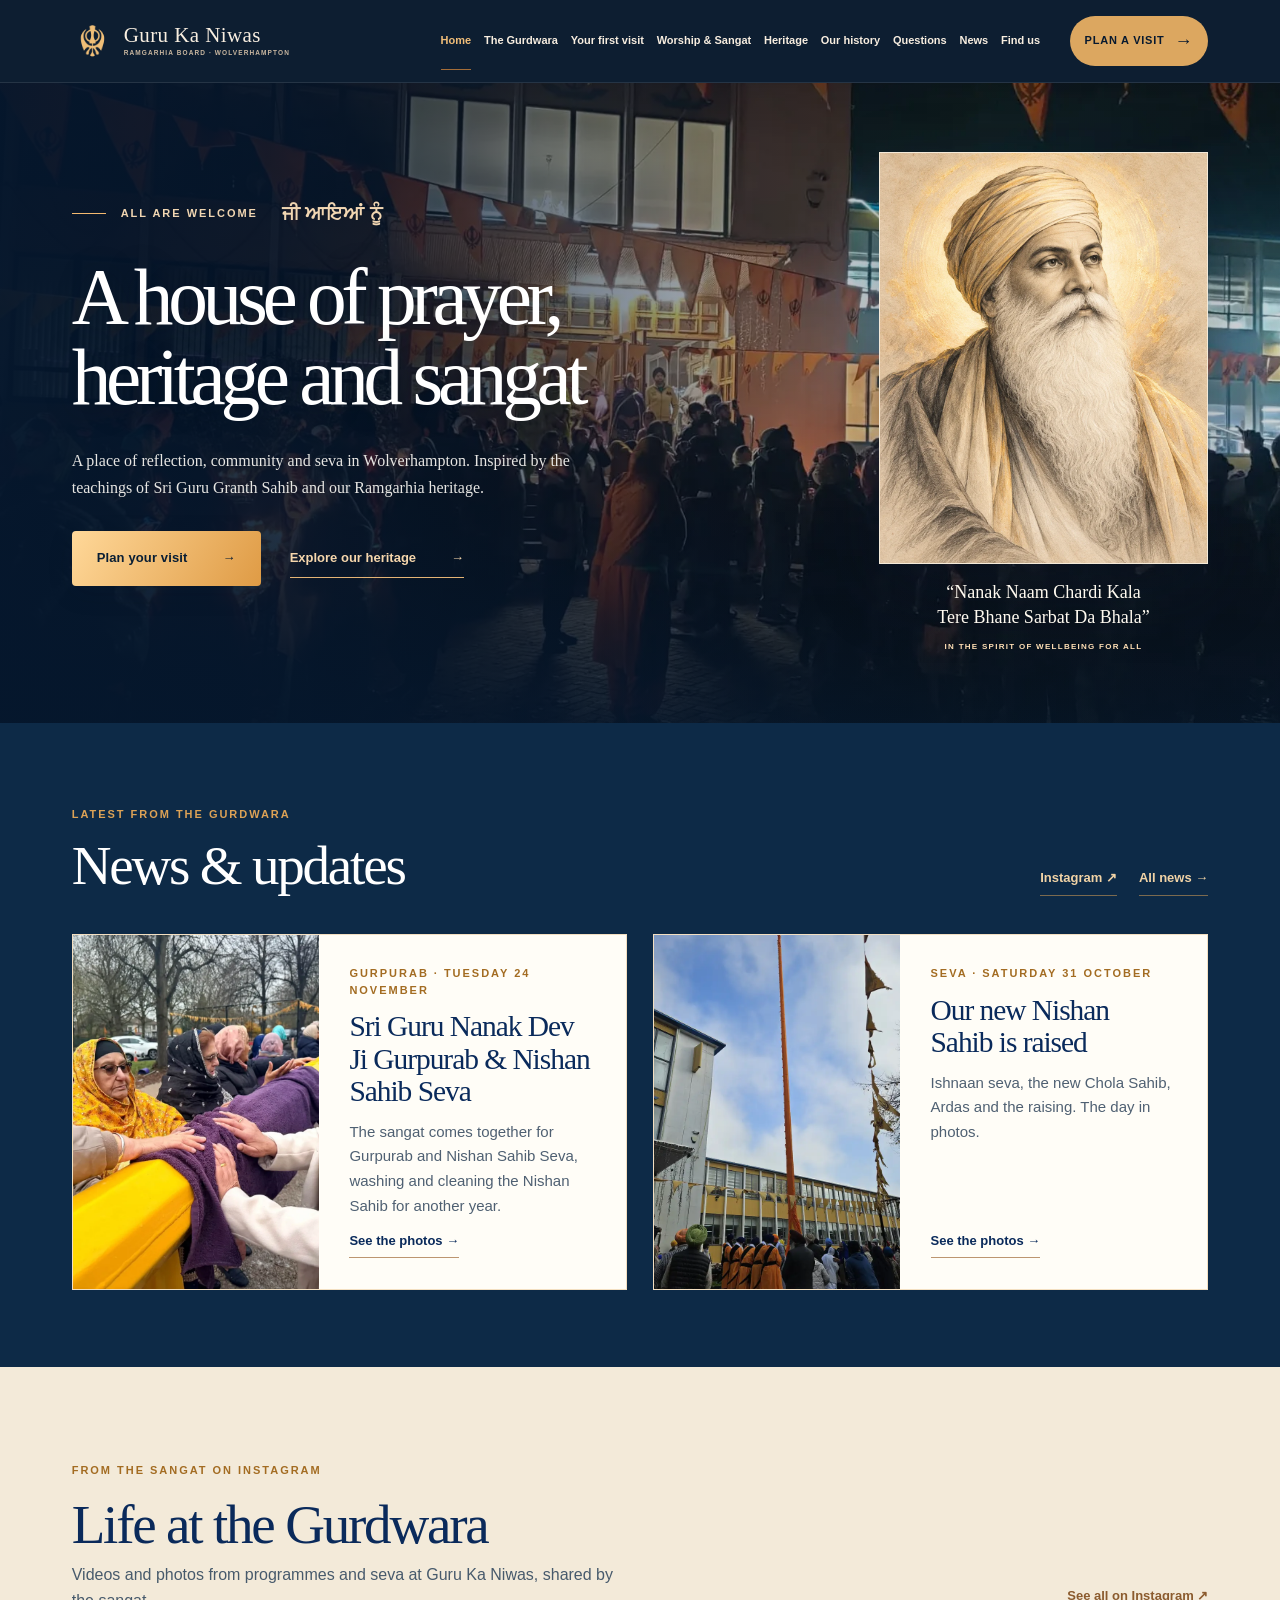
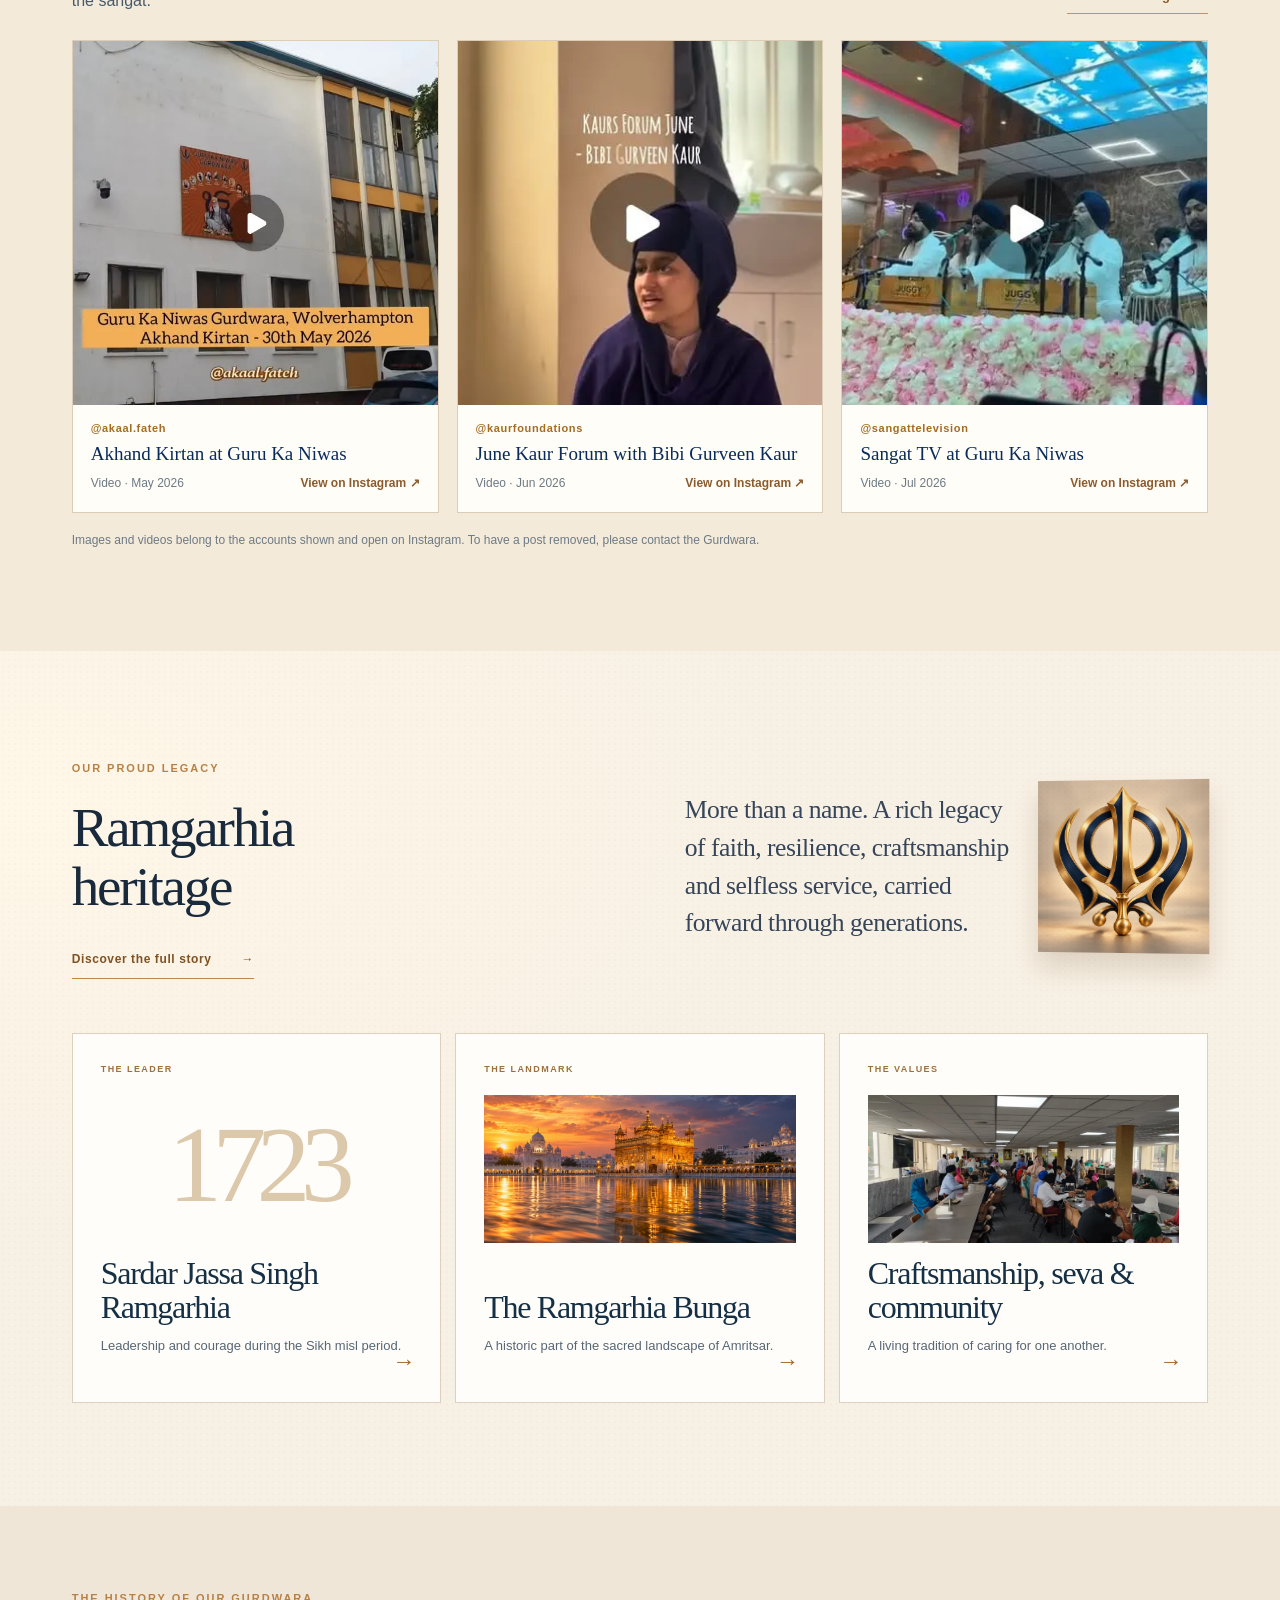
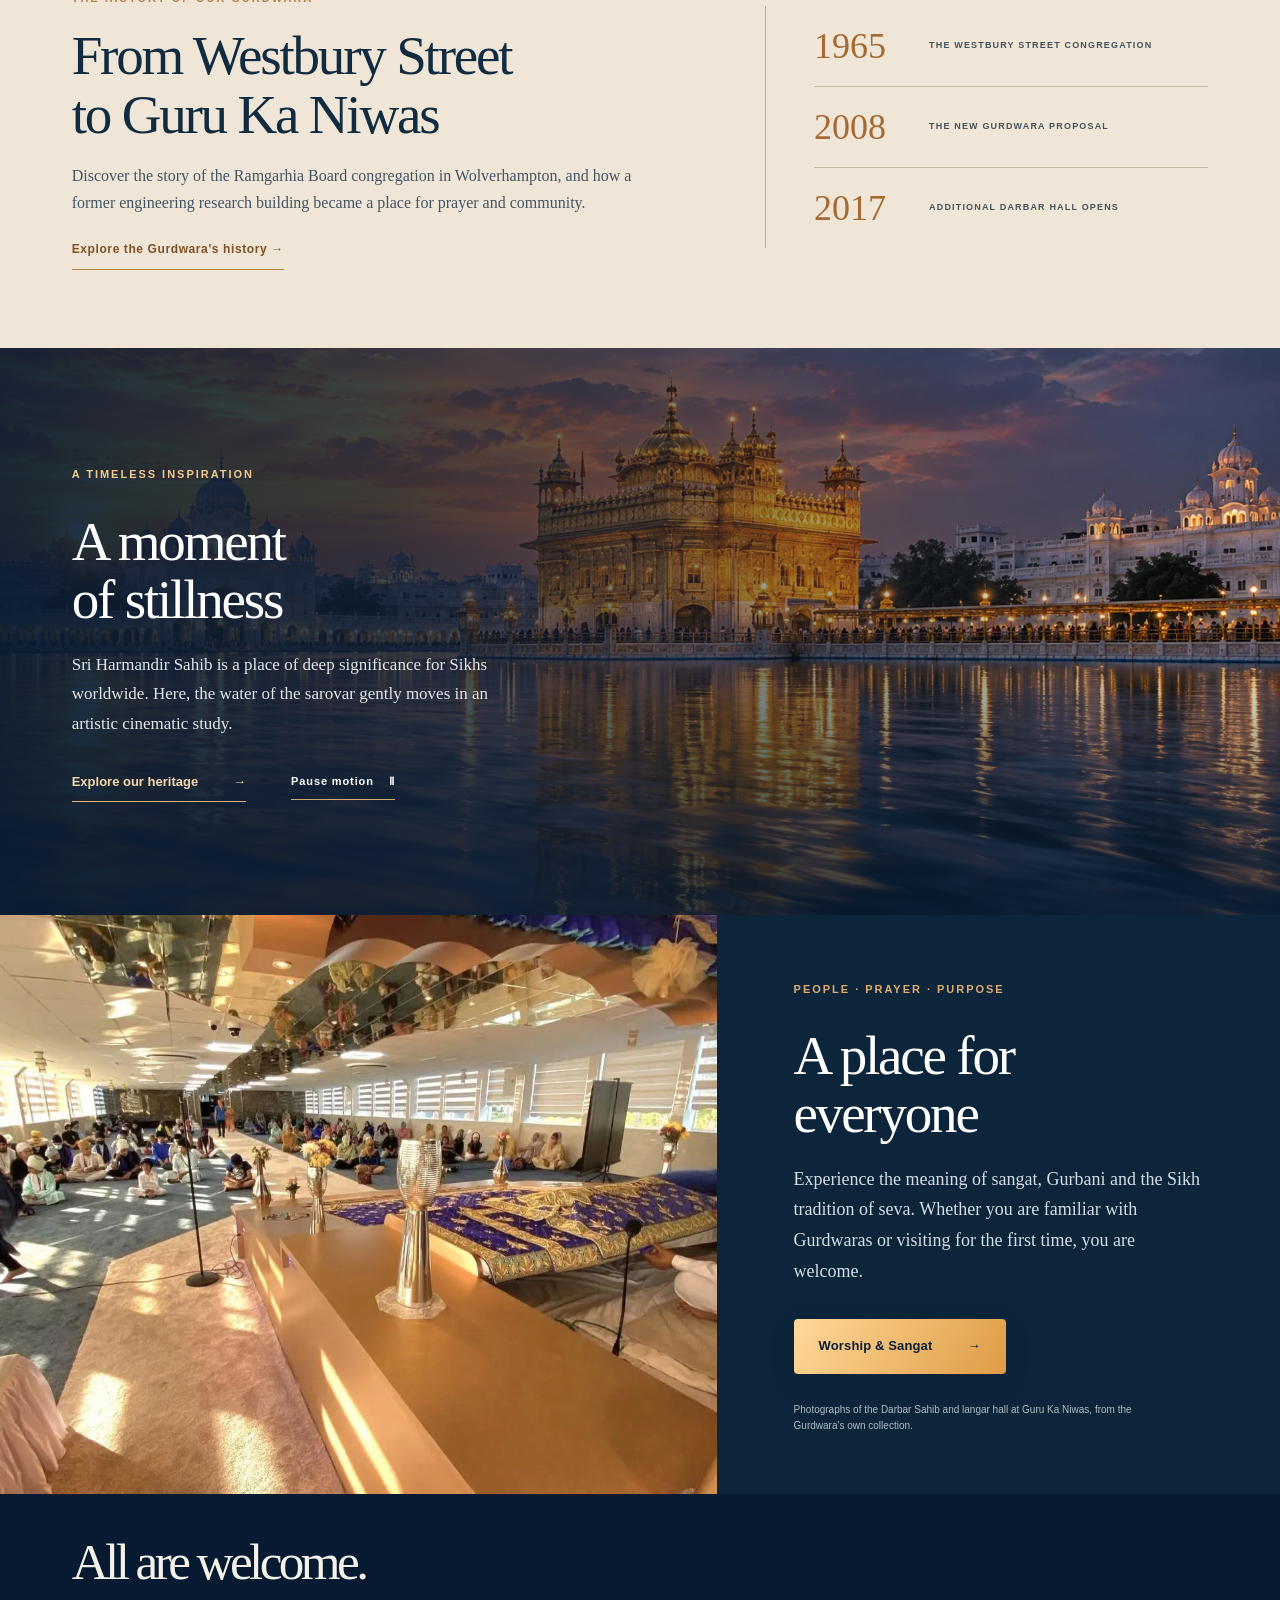
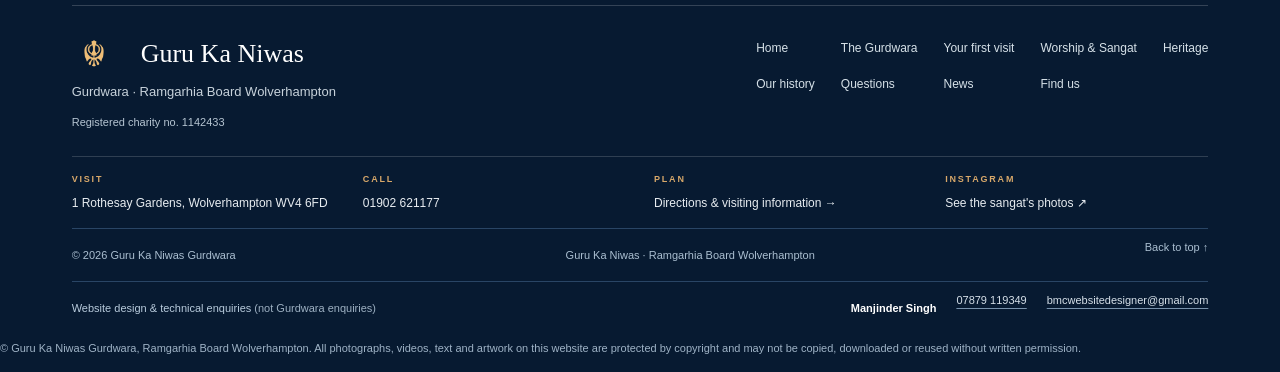
<file: index.html>
<!doctype html>
<html lang="en-GB">
<head>
<meta charset="utf-8"/>
<meta content="width=device-width,initial-scale=1" name="viewport"/>
<title>Home | Guru Ka Niwas Gurdwara</title>
<meta content="Welcome to Guru Ka Niwas Gurdwara in Wolverhampton. Your home for Gurbani, sangat and seva." name="description"/>
<meta content="#0A2A5B" name="theme-color"/>
<meta content="light" name="color-scheme"/>
<meta content="Home | Guru Ka Niwas" property="og:title"/>
<meta content="Welcome to Guru Ka Niwas Gurdwara in Wolverhampton. Your home for Gurbani, sangat and seva." property="og:description"/>
<meta content="website" property="og:type"/>
<meta content="https://gkn-rbst.co.uk/" property="og:url"/>
<meta content="https://gkn-rbst.co.uk/assets/real/gurdwara-exterior.webp" property="og:image"/>
<link href="https://gkn-rbst.co.uk/" rel="canonical"/>
<link href="assets/favicon.svg" rel="icon" type="image/svg+xml"/>
<link href="style.css" rel="stylesheet"/>
<link href="v8.css" rel="stylesheet"/>
<link href="v9.css" rel="stylesheet"/>
<link href="v10.css" rel="stylesheet"/><link rel="stylesheet" href="news.css"><link rel="stylesheet" href="mobile.css">
<link as="image" href="assets/real/bandi-chhor-night.webp" rel="preload"/>
</head>
<body class="page-index">
<a href="#main" class="skip-link">Skip to main content</a>
<div class="utility"><div class="container utility-inner"><span><span aria-hidden="true" class="gold-dot"></span> Ramgarhia Board · Wolverhampton</span><div class="utility-links"><span>1 Rothesay Gardens · WV4 6FD</span><a href="tel:+441902621177">Call us: 01902 621177 <span aria-hidden="true">→</span></a></div></div></div>
<header class="site-header" id="top"><div class="header-progress" aria-hidden="true"></div>
<div class="container header-row">
<a aria-label="Guru Ka Niwas Gurdwara home" class="brand" href="index.html"><span aria-hidden="true" class="brand-symbol"><img class="v9-brand-mark" src="assets/khanda-mark.png" alt=""></span><span class="brand-copy"><strong>Guru Ka Niwas</strong><small>RAMGARHIA BOARD · WOLVERHAMPTON</small></span></a>
<nav aria-label="Main navigation" class="desktop-nav"><a aria-current="page" href="index.html">Home</a><a href="gurdwara.html">The Gurdwara</a><a href="first-visit.html">Your first visit</a><a href="worship.html">Worship &amp; Sangat</a><a href="heritage.html">Heritage</a><a href="our-history.html">Our history</a><a href="questions.html">Questions</a><a href="news.html">News</a><a href="find-us.html">Find us</a></nav>
<a class="head-cta" href="first-visit.html">Plan a visit <span aria-hidden="true">→</span></a>
<button aria-controls="mobile-nav" aria-expanded="false" class="menu-button" id="menu-button" type="button"><span>Menu</span><span class="hamburger"><i></i><i></i></span></button>
</div>
<nav aria-label="Mobile navigation" class="mobile-nav" hidden="" id="mobile-nav"><a aria-current="page" href="index.html">Home</a><a href="gurdwara.html">The Gurdwara</a><a href="first-visit.html">Your first visit</a><a href="worship.html">Worship &amp; Sangat</a><a href="heritage.html">Heritage</a><a href="our-history.html">Our history</a><a href="questions.html">Questions</a><a href="news.html">News</a><a href="find-us.html">Find us</a></nav>
</header>
<main id="main">
<section class="v9-hero" aria-labelledby="hero-title">
 <div class="v9-hero-photo" aria-hidden="true"><img class="v9-hero-scene" src="assets/real/bandi-chhor-night.webp" alt="" fetchpriority="high"></div>
 <div class="v9-hero-shade" aria-hidden="true"></div>
 <div class="container v9-hero-grid">
  <div class="v9-hero-copy">
   <p class="v9-eyebrow"><span class="v9-mini-rule"></span> ALL ARE WELCOME <span lang="pa">ਜੀ ਆਇਆਂ ਨੂੰ</span></p>
   <h1 id="hero-title">A house of prayer, heritage and sangat</h1>
   <p class="v9-hero-lead">A place of reflection, community and seva in Wolverhampton. Inspired by the teachings of Sri Guru Granth Sahib and our Ramgarhia heritage.</p>
   <div class="v9-actions"><a href="first-visit.html" class="v9-gold-btn">Plan your visit <span aria-hidden="true">→</span></a><a class="v9-line-btn" href="heritage.html">Explore our heritage <span aria-hidden="true">→</span></a></div>
  </div>
  <aside class="v9-portrait-panel" aria-label="Original artistic portrait inspired by Guru Nanak Dev Ji"><div class="v9-portrait-frame"><img src="assets/guru-nanak-art.webp" alt="Artistic pencil portrait inspired by Guru Nanak Dev Ji"></div><div class="v9-portrait-quote">“Nanak Naam Chardi Kala<br>Tere Bhane Sarbat Da Bhala”<small>IN THE SPIRIT OF WELLBEING FOR ALL</small></div></aside>
 </div>
 <div class="v9-hero-bottom"><span>GURU KA NIWAS · WOLVERHAMPTON <b aria-hidden="true">·</b> BANDI CHHOR DIVAS AT THE GURDWARA</span><a href="#heritage-preview">DISCOVER MORE ↓</a></div>
</section>
<section class="nw-home" aria-labelledby="home-news-title"><div class="container">
<div class="nw-home-head"><div><span class="nw-tag">Latest from the Gurdwara</span><h2 id="home-news-title">News &amp; updates</h2></div><span class="nw-home-links"><a class="nw-home-all" href="https://www.instagram.com/explore/locations/1029260740/gkn-guru-ka-niwas/" target="_blank" rel="noopener">Instagram ↗</a><a class="nw-home-all" href="news.html">All news <span aria-hidden="true">→</span></a></span></div>
<div class="nw-home-grid">
<a class="nw-home-card" href="news-guru-nanak-gurpurab-2026.html"><div class="nw-home-img"><img alt="The sangat washing the Nishan Sahib at Guru Ka Niwas" loading="lazy" src="assets/news/gurpurab-2026/photo-38.webp"/></div><div class="nw-home-body"><span class="nw-tag">Gurpurab · Tuesday 24 November</span><h3>Sri Guru Nanak Dev Ji Gurpurab &amp; Nishan Sahib Seva</h3><p>The sangat comes together for Gurpurab and Nishan Sahib Seva, washing and cleaning the Nishan Sahib for another year.</p><span class="nw-more">See the photos →</span></div></a>
<a class="nw-home-card" href="news-nishan-sahib-raised.html"><div class="nw-home-img"><img src="assets/news/raised/raised.webp" alt="The newly raised Nishan Sahib in its orange Chola Sahib" loading="lazy"></div><div class="nw-home-body"><span class="nw-tag">Seva · Saturday 31 October</span><h3>Our new Nishan Sahib is raised</h3><p>Ishnaan seva, the new Chola Sahib, Ardas and the raising. The day in photos.</p><span class="nw-more">See the photos →</span></div></a>
</div></div></section><section class="ig-section" aria-labelledby="ig-home-title"><div class="container"><div class="ig-head"><div><span class="nw-tag">From the sangat on Instagram</span><h2 id="ig-home-title">Life at the Gurdwara</h2><p class="ig-lead">Videos and photos from programmes and seva at Guru Ka Niwas, shared by the sangat.</p></div><a class="ig-follow" href="https://www.instagram.com/explore/locations/1029260740/gkn-guru-ka-niwas/" target="_blank" rel="noopener">See all on Instagram ↗</a></div><div class="ig-cards"><a class="ig-card" href="https://www.instagram.com/akaal.fateh/reel/DZX8Iqat7OT/" target="_blank" rel="noopener"><span class="ig-thumb"><img src="assets/instagram/ig-01.webp" alt="Video by @akaal.fateh on Instagram: Akhand Kirtan at Guru Ka Niwas" loading="lazy" decoding="async"></span><span class="ig-meta"><span class="ig-acct">@akaal.fateh</span><b>Akhand Kirtan at Guru Ka Niwas</b><span class="ig-foot">Video · May 2026 <em>View on Instagram ↗</em></span></span></a><a class="ig-card" href="https://www.instagram.com/kaurfoundations/reel/DaATEBkBWbe/" target="_blank" rel="noopener"><span class="ig-thumb"><img src="assets/instagram/ig-03.webp" alt="Video by @kaurfoundations on Instagram: June Kaur Forum with Bibi Gurveen Kaur" loading="lazy" decoding="async"></span><span class="ig-meta"><span class="ig-acct">@kaurfoundations</span><b>June Kaur Forum with Bibi Gurveen Kaur</b><span class="ig-foot">Video · Jun 2026 <em>View on Instagram ↗</em></span></span></a><a class="ig-card" href="https://www.instagram.com/sangattelevision/reel/DbRIlsdiDrr/" target="_blank" rel="noopener"><span class="ig-thumb"><img src="assets/instagram/ig-04.webp" alt="Video by @sangattelevision on Instagram: Sangat TV at Guru Ka Niwas" loading="lazy" decoding="async"></span><span class="ig-meta"><span class="ig-acct">@sangattelevision</span><b>Sangat TV at Guru Ka Niwas</b><span class="ig-foot">Video · Jul 2026 <em>View on Instagram ↗</em></span></span></a></div><p class="ig-credit">Images and videos belong to the accounts shown and open on Instagram. To have a post removed, please contact the Gurdwara.</p></div></section><section id="heritage-preview" class="v9-heritage-preview" aria-labelledby="heritage-preview-title">
 <div class="container v9-preview-layout"><div class="v9-preview-heading"><span class="v9-label">OUR PROUD LEGACY</span><h2 id="heritage-preview-title">Ramgarhia<br>heritage</h2><a class="v9-text-link" href="heritage.html">Discover the full story <span aria-hidden="true">→</span></a></div>
 <div class="v9-preview-lead"><p>More than a name. A rich legacy of faith, resilience, craftsmanship and selfless service, carried forward through generations.</p><img class="v9-khanda" src="assets/khanda-sculpture.webp" alt="Decorative digitally rendered gold-and-navy Khanda sculpture" loading="lazy"></div></div>
 <div class="container v9-heritage-cards">
 <a href="heritage.html#jassa-singh" class="v9-heritage-card"><span class="v9-card-index">THE LEADER</span><div class="v9-card-lineart" aria-hidden="true">1723</div><h3>Sardar Jassa Singh Ramgarhia</h3><p>Leadership and courage during the Sikh misl period.</p><span class="v9-card-arrow" aria-hidden="true">→</span></a>
 <a href="heritage.html#bunga" class="v9-heritage-card"><span class="v9-card-index">THE LANDMARK</span><img src="assets/golden-temple.webp" alt="Artistic depiction of Harmandir Sahib, Amritsar" loading="lazy"><h3>The Ramgarhia Bunga</h3><p>A historic part of the sacred landscape of Amritsar.</p><span class="v9-card-arrow" aria-hidden="true">→</span></a>
 <a href="heritage.html#living-heritage" class="v9-heritage-card"><span class="v9-card-index">THE VALUES</span><img src="assets/real/langar-hall.webp" alt="Sangat sharing Langar in the langar hall at Guru Ka Niwas" loading="lazy"><h3>Craftsmanship, seva &amp; community</h3><p>A living tradition of caring for one another.</p><span class="v9-card-arrow" aria-hidden="true">→</span></a>
 </div>
</section>
<section class="gkh-home-teaser"><div class="container gkh-home-teaser-grid"><div><span class="v9-label">THE HISTORY OF OUR GURDWARA</span><h2>From Westbury Street<br>to Guru Ka Niwas</h2><p>Discover the story of the Ramgarhia Board congregation in Wolverhampton, and how a former engineering research building became a place for prayer and community.</p><a class="v9-text-link" href="our-history.html">Explore the Gurdwara's history →</a></div><div class="gkh-home-teaser-dates"><span><b>1965</b><small>THE WESTBURY STREET CONGREGATION</small></span><span><b>2008</b><small>THE NEW GURDWARA PROPOSAL</small></span><span><b>2017</b><small>ADDITIONAL DARBAR HALL OPENS</small></span></div></div></section>
<section class="v9-film-section" aria-labelledby="v9-film-title">
 <div class="v9-film-photo"><img src="assets/golden-temple.webp" alt="Artistic depiction of Harmandir Sahib reflected in the sarovar" loading="lazy"><video controlsList="nodownload" disablePictureInPicture oncontextmenu="return false" id="sarovar-video" autoplay muted loop playsinline preload="metadata" poster="assets/golden-temple.webp" aria-hidden="true"><source src="assets/sarovar-gentle-ripples.mp4" type="video/mp4"></video></div>
 <div class="v9-film-gradient" aria-hidden="true"></div>
 <div class="container v9-film-content"><span class="v9-label">A TIMELESS INSPIRATION</span><h2 id="v9-film-title">A moment<br>of stillness</h2><p>Sri Harmandir Sahib is a place of deep significance for Sikhs worldwide. Here, the water of the sarovar gently moves in an artistic cinematic study.</p><div class="v9-film-actions"><a href="heritage.html" class="v9-line-btn">Explore our heritage <span aria-hidden="true">→</span></a><button type="button" id="motion-toggle" class="v9-motion-toggle" aria-pressed="false" aria-label="Pause moving water animation">Pause motion <span aria-hidden="true">Ⅱ</span></button></div></div>
</section>
<section class="v9-sangat-feature" aria-labelledby="v9-sangat-title"><div class="v9-sangat-image"><img src="assets/real/darbar-hall.webp" alt="The Darbar Sahib at Guru Ka Niwas, with the sangat seated beyond the palki" loading="lazy"></div><div class="v9-sangat-copy"><span class="v9-label">PEOPLE · PRAYER · PURPOSE</span><h2 id="v9-sangat-title">A place for<br>everyone</h2><p>Experience the meaning of sangat, Gurbani and the Sikh tradition of seva. Whether you are familiar with Gurdwaras or visiting for the first time, you are welcome.</p><a class="v9-gold-btn" href="worship.html">Worship &amp; Sangat <span aria-hidden="true">→</span></a><small>Photographs of the Darbar Sahib and langar hall at Guru Ka Niwas, from the Gurdwara's own collection.</small></div></section>
</main>
<footer><div class="container v8-footer-prelude"><span>All are <em>welcome.</em></span></div><div class="container footer-main"><div><div class="footer-brand"><img class="v9-footer-mark" src="assets/khanda-mark.png" alt=""><b>Guru Ka Niwas</b></div><p>Gurdwara · Ramgarhia Board Wolverhampton</p><small>Registered charity no. 1142433</small></div><div class="footer-links"><a href="index.html">Home</a><a href="gurdwara.html">The Gurdwara</a><a href="first-visit.html">Your first visit</a><a href="worship.html">Worship &amp; Sangat</a><a href="heritage.html">Heritage</a><a href="our-history.html">Our history</a><a href="questions.html">Questions</a><a href="news.html">News</a><a href="find-us.html">Find us</a></div></div><div class="container v9-footer-contact"><span><b>VISIT</b>1 Rothesay Gardens, Wolverhampton WV4 6FD</span><a href="tel:+441902621177"><b>CALL</b>01902 621177</a><a href="find-us.html"><b>PLAN</b>Directions &amp; visiting information →</a><a href="https://www.instagram.com/explore/locations/1029260740/gkn-guru-ka-niwas/" target="_blank" rel="noopener"><b>INSTAGRAM</b>See the sangat's photos ↗</a></div><div class="container footer-bottom"><small>© <span id="year">2026</span> Guru Ka Niwas Gurdwara</small><small>Guru Ka Niwas · Ramgarhia Board Wolverhampton</small><a href="#top">Back to top ↑</a></div><div aria-label="Website designer details" class="container site-credit">
<span class="site-credit-label">Website design &amp; technical enquiries <span class="designer-boundary">(not Gurdwara enquiries)</span></span>
<span class="site-credit-details"><span class="designer-name">Manjinder Singh</span><a class="designer-phone" href="tel:+447879119349">07879 119349</a><a class="designer-email" href="mailto:bmcwebsitedesigner@gmail.com">bmcwebsitedesigner@gmail.com</a></span>
</div><p class="gk-copyright container">© Guru Ka Niwas Gurdwara, Ramgarhia Board Wolverhampton. All photographs, videos, text and artwork on this website are protected by copyright and may not be copied, downloaded or reused without written permission.</p></footer>
<script src="assets/hero-settings.js" defer></script>
<script src="script.js" defer></script>
<script src="assets/fit-text.js" defer></script><script src="assets/protect.js" defer></script></body></html>
</file>
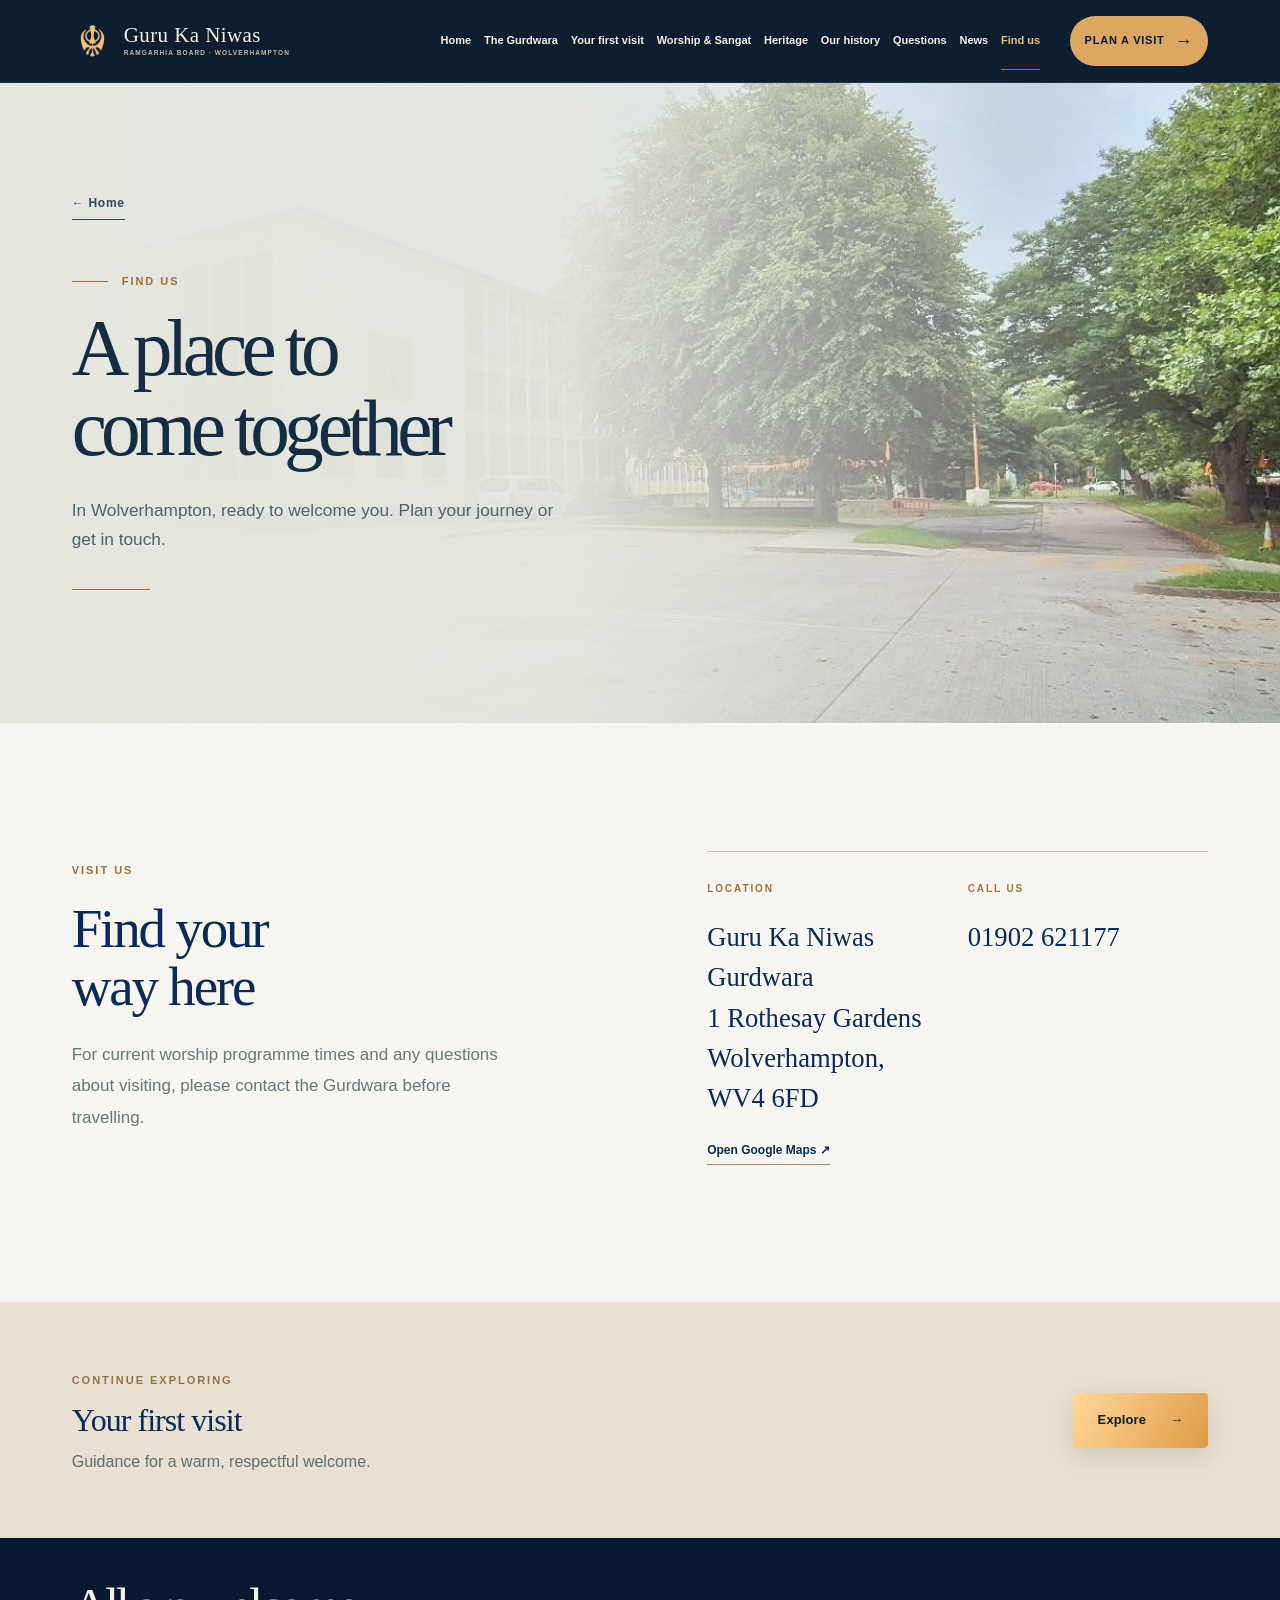
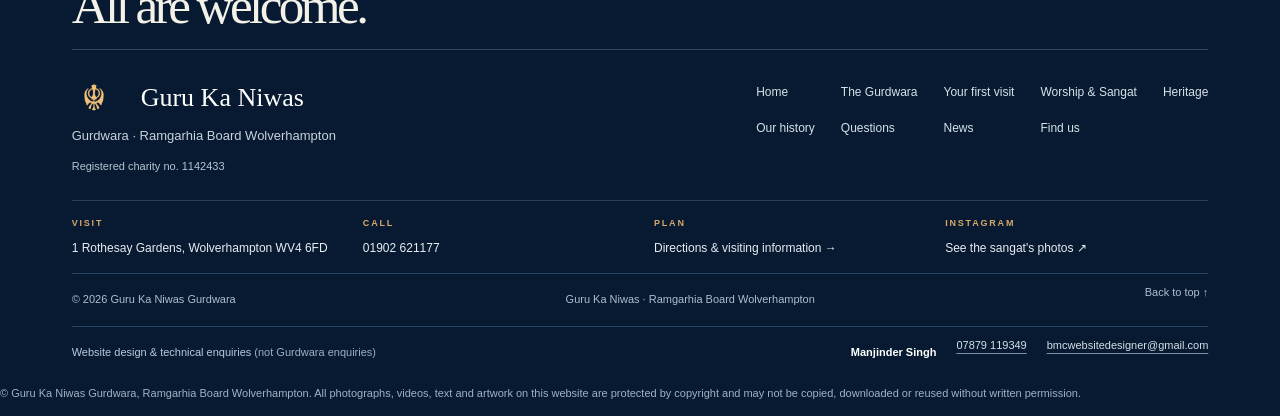
<file: find-us.html>
<!doctype html>
<html lang="en-GB">
<head>
<meta charset="utf-8"/>
<meta content="width=device-width,initial-scale=1" name="viewport"/>
<title>Find Us | Guru Ka Niwas Gurdwara</title>
<meta content="Find Guru Ka Niwas Gurdwara at 1 Rothesay Gardens, Wolverhampton WV4 6FD. Call 01902 621177." name="description"/>
<meta content="#0A2A5B" name="theme-color"/>
<meta content="light" name="color-scheme"/>
<meta content="Find Us | Guru Ka Niwas" property="og:title"/>
<meta content="Find Guru Ka Niwas Gurdwara at 1 Rothesay Gardens, Wolverhampton WV4 6FD. Call 01902 621177." property="og:description"/>
<meta content="website" property="og:type"/>
<meta content="https://gkn-rbst.co.uk/find-us.html" property="og:url"/>
<meta content="https://gkn-rbst.co.uk/assets/real/gurdwara-exterior.webp" property="og:image"/>
<link href="https://gkn-rbst.co.uk/find-us.html" rel="canonical"/>
<link href="assets/favicon.svg" rel="icon" type="image/svg+xml"/>
<link href="style.css" rel="stylesheet"/>
<link href="v8.css" rel="stylesheet"/>
<link href="v9.css" rel="stylesheet"/>
<link href="v10.css" rel="stylesheet"/><link rel="stylesheet" href="mobile.css">

</head>
<body class="page-find-us">
<a href="#main" class="skip-link">Skip to main content</a>
<div class="utility"><div class="container utility-inner"><span><span aria-hidden="true" class="gold-dot"></span> Ramgarhia Board · Wolverhampton</span><div class="utility-links"><span>1 Rothesay Gardens · WV4 6FD</span><a href="tel:+441902621177">Call us: 01902 621177 <span aria-hidden="true">→</span></a></div></div></div>
<header class="site-header" id="top"><div class="header-progress" aria-hidden="true"></div>
<div class="container header-row">
<a aria-label="Guru Ka Niwas Gurdwara home" class="brand" href="index.html"><span aria-hidden="true" class="brand-symbol"><img class="v9-brand-mark" src="assets/khanda-mark.png" alt=""></span><span class="brand-copy"><strong>Guru Ka Niwas</strong><small>RAMGARHIA BOARD · WOLVERHAMPTON</small></span></a>
<nav aria-label="Main navigation" class="desktop-nav"><a href="index.html">Home</a><a href="gurdwara.html">The Gurdwara</a><a href="first-visit.html">Your first visit</a><a href="worship.html">Worship &amp; Sangat</a><a href="heritage.html">Heritage</a><a href="our-history.html">Our history</a><a href="questions.html">Questions</a><a href="news.html">News</a><a aria-current="page" href="find-us.html">Find us</a></nav>
<a class="head-cta" href="first-visit.html">Plan a visit <span aria-hidden="true">→</span></a>
<button aria-controls="mobile-nav" aria-expanded="false" class="menu-button" id="menu-button" type="button"><span>Menu</span><span class="hamburger"><i></i><i></i></span></button>
</div>
<nav aria-label="Mobile navigation" class="mobile-nav" hidden="" id="mobile-nav"><a href="index.html">Home</a><a href="gurdwara.html">The Gurdwara</a><a href="first-visit.html">Your first visit</a><a href="worship.html">Worship &amp; Sangat</a><a href="heritage.html">Heritage</a><a href="our-history.html">Our history</a><a href="questions.html">Questions</a><a href="news.html">News</a><a aria-current="page" href="find-us.html">Find us</a></nav>
</header>
<main id="main">
<section class="v8-chapter has-photo v8-chapter--location" aria-labelledby="page-heading">
  <div class="v8-chapter-art" aria-hidden="true"><img class="v8-chapter-photo" src="assets/real/gurdwara-exterior.webp" alt="" style="object-position:62% 55%" fetchpriority="high"></div><div class="v8-chapter-veil" aria-hidden="true"></div>
  <div class="container v8-chapter-content"><div class="v8-chapter-breadcrumb"><a href="index.html">← Home</a><span>05 / 05</span></div>
   <p class="v8-chapter-kicker">FIND US</p><h1 id="page-heading">A place to<br>come together</h1><p class="v8-chapter-description">In Wolverhampton, ready to welcome you. Plan your journey or get in touch.</p>
   <span class="v8-chapter-rule" aria-hidden="true"></span>
  </div><div class="v8-chapter-folio" aria-hidden="true">05</div>
 </section><section class="contact-section" id="contact"><div class="container contact-grid"><div><p class="overline section-label">VISIT US</p><h2>Find your<br/>way here</h2><p class="contact-note">For current worship programme times and any questions about visiting, please contact the Gurdwara before travelling.</p></div><div class="contact-details"><div class="detail-block"><span>LOCATION</span><p>Guru Ka Niwas Gurdwara<br/>1 Rothesay Gardens<br/>Wolverhampton, WV4 6FD</p><a href="https://www.google.com/maps/dir/?api=1&amp;destination=1%20Rothesay%20Gardens%2C%20Wolverhampton%20WV4%206FD" rel="noopener noreferrer" target="_blank">Open Google Maps <span aria-hidden="true">↗</span></a></div><div class="detail-block"><span>CALL US</span><p><a class="phone-link" href="tel:+441902621177">01902 621177</a></p></div></div></div>
</section>
<section class="chapter-cta" aria-label="Continue exploring"><div class="container chapter-cta-inner"><div><span class="overline">CONTINUE EXPLORING</span><h2>Your first visit</h2><p>Guidance for a warm, respectful welcome.</p></div><a class="chapter-cta-link" href="first-visit.html" aria-label="Your first visit">Explore <span aria-hidden="true">→</span></a></div></section></main>
<footer><div class="container v8-footer-prelude"><span>All are <em>welcome.</em></span></div><div class="container footer-main"><div><div class="footer-brand"><img class="v9-footer-mark" src="assets/khanda-mark.png" alt=""><b>Guru Ka Niwas</b></div><p>Gurdwara · Ramgarhia Board Wolverhampton</p><small>Registered charity no. 1142433</small></div><div class="footer-links"><a href="index.html">Home</a><a href="gurdwara.html">The Gurdwara</a><a href="first-visit.html">Your first visit</a><a href="worship.html">Worship &amp; Sangat</a><a href="heritage.html">Heritage</a><a href="our-history.html">Our history</a><a href="questions.html">Questions</a><a href="news.html">News</a><a href="find-us.html">Find us</a></div></div><div class="container v9-footer-contact"><span><b>VISIT</b>1 Rothesay Gardens, Wolverhampton WV4 6FD</span><a href="tel:+441902621177"><b>CALL</b>01902 621177</a><a href="find-us.html"><b>PLAN</b>Directions &amp; visiting information →</a><a href="https://www.instagram.com/explore/locations/1029260740/gkn-guru-ka-niwas/" target="_blank" rel="noopener"><b>INSTAGRAM</b>See the sangat's photos ↗</a></div><div class="container footer-bottom"><small>© <span id="year">2026</span> Guru Ka Niwas Gurdwara</small><small>Guru Ka Niwas · Ramgarhia Board Wolverhampton</small><a href="#top">Back to top ↑</a></div><div aria-label="Website designer details" class="container site-credit">
<span class="site-credit-label">Website design &amp; technical enquiries <span class="designer-boundary">(not Gurdwara enquiries)</span></span>
<span class="site-credit-details"><span class="designer-name">Manjinder Singh</span><a class="designer-phone" href="tel:+447879119349">07879 119349</a><a class="designer-email" href="mailto:bmcwebsitedesigner@gmail.com">bmcwebsitedesigner@gmail.com</a></span>
</div><p class="gk-copyright container">© Guru Ka Niwas Gurdwara, Ramgarhia Board Wolverhampton. All photographs, videos, text and artwork on this website are protected by copyright and may not be copied, downloaded or reused without written permission.</p></footer>
<script src="assets/hero-settings.js" defer></script>
<script src="script.js" defer></script>
<script src="assets/fit-text.js" defer></script><script src="assets/protect.js" defer></script></body></html>
</file>
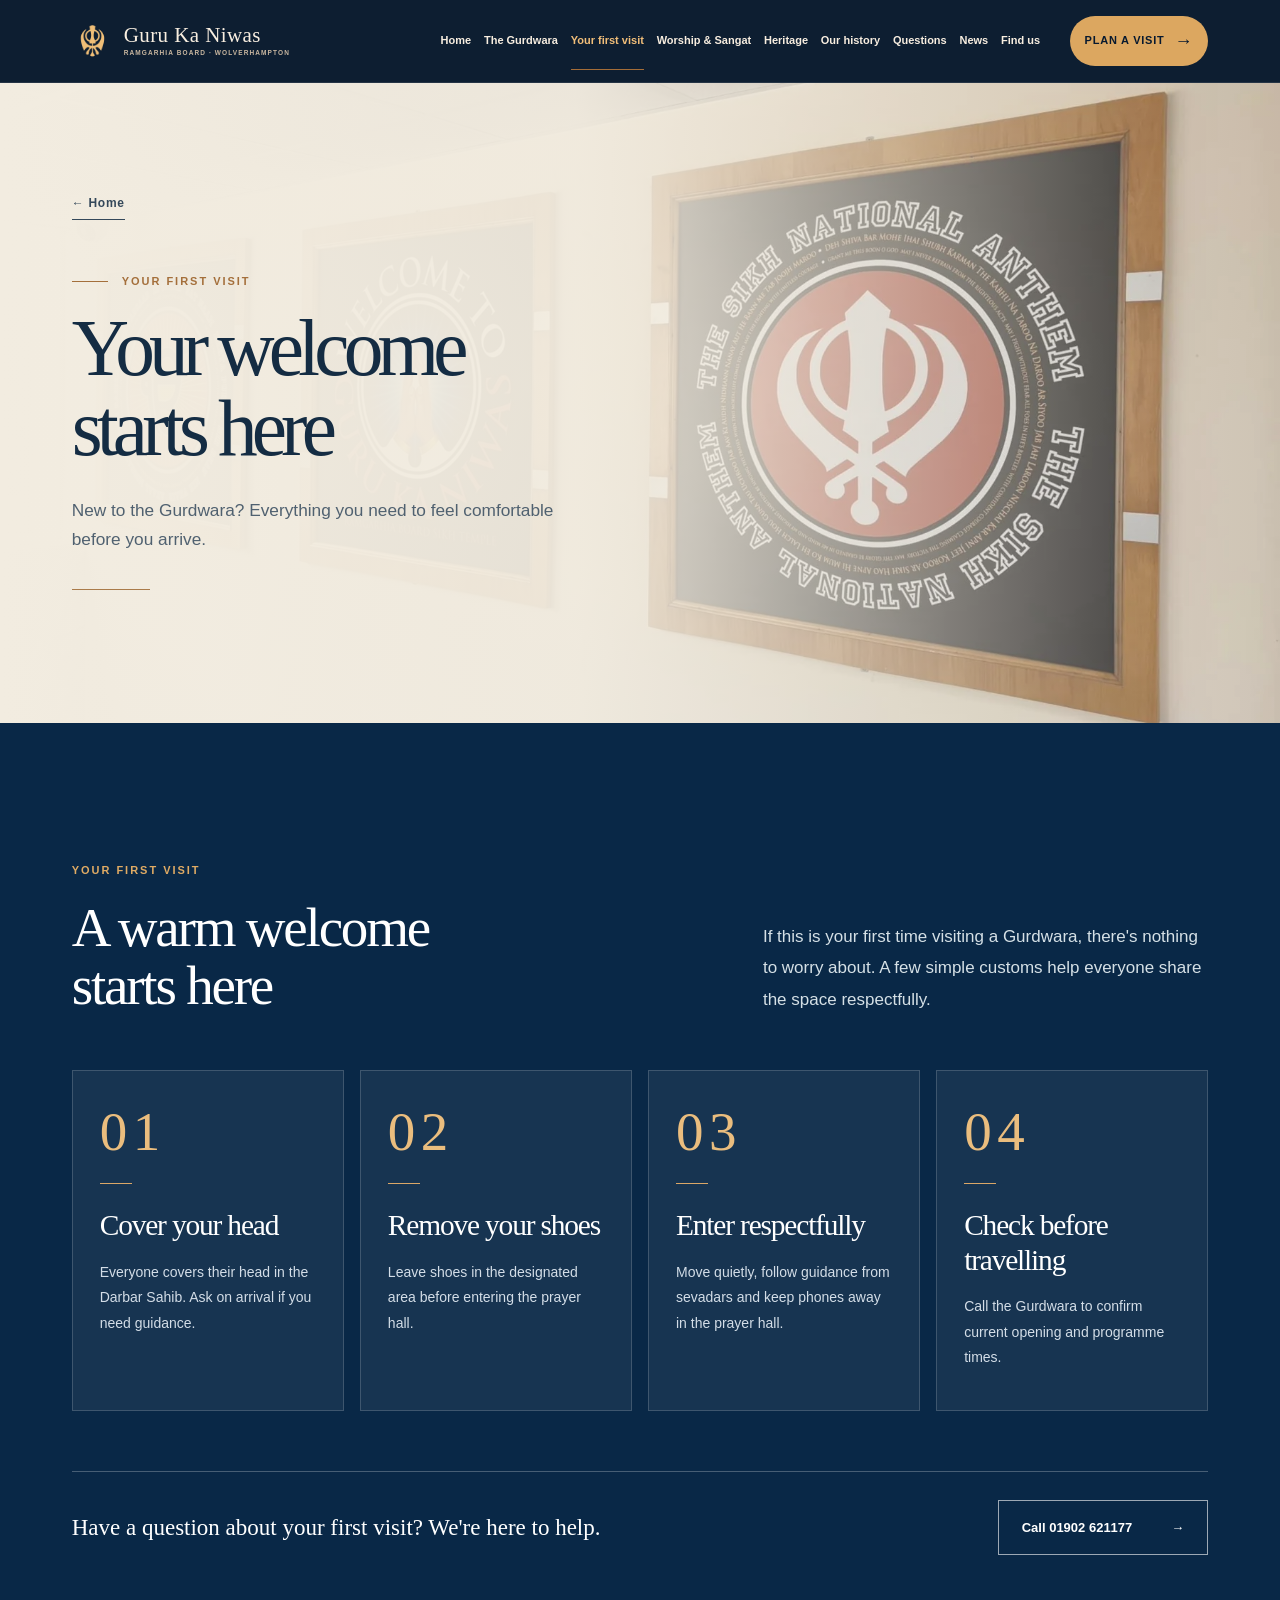
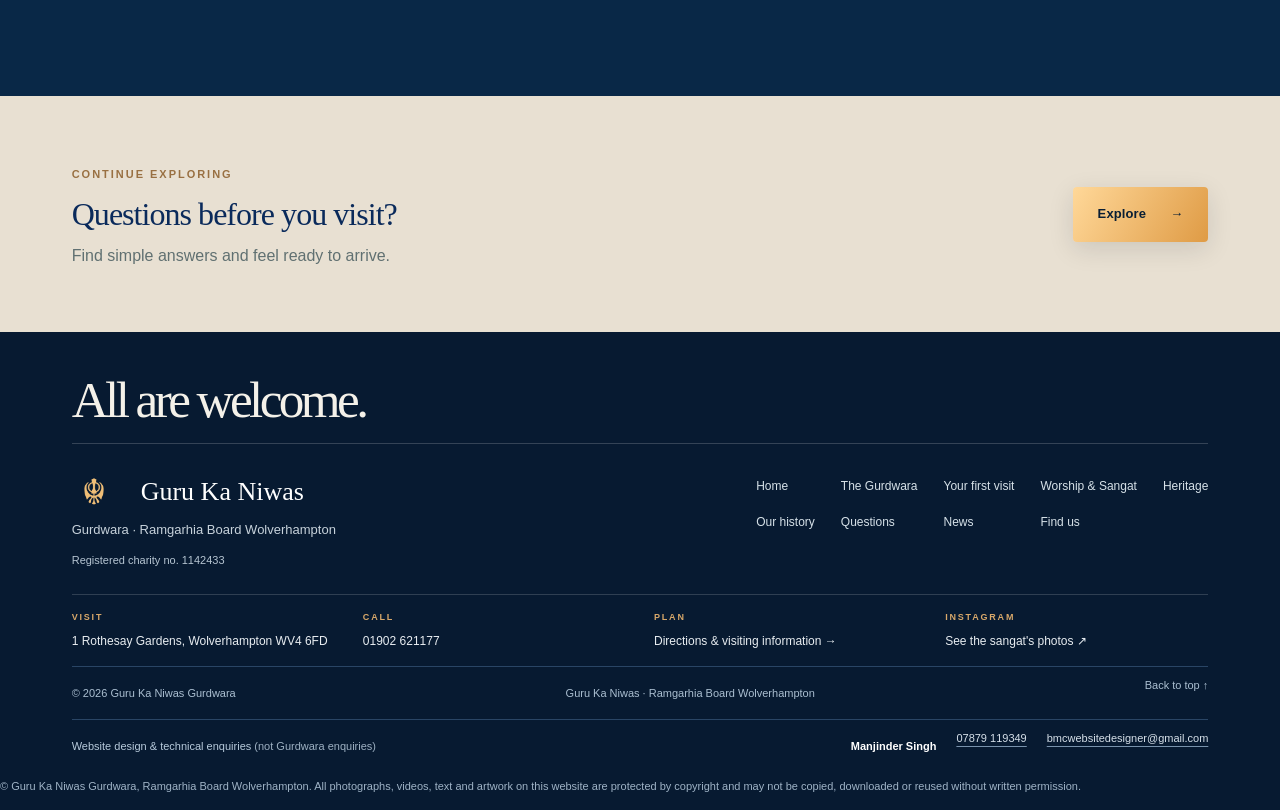
<file: first-visit.html>
<!doctype html>
<html lang="en-GB">
<head>
<meta charset="utf-8"/>
<meta content="width=device-width,initial-scale=1" name="viewport"/>
<title>Your First Visit | Guru Ka Niwas Gurdwara</title>
<meta content="A guide to visiting Guru Ka Niwas Gurdwara: head coverings, shoes, etiquette and programme enquiries." name="description"/>
<meta content="#0A2A5B" name="theme-color"/>
<meta content="light" name="color-scheme"/>
<meta content="Your First Visit | Guru Ka Niwas" property="og:title"/>
<meta content="A guide to visiting Guru Ka Niwas Gurdwara: head coverings, shoes, etiquette and programme enquiries." property="og:description"/>
<meta content="website" property="og:type"/>
<meta content="https://gkn-rbst.co.uk/first-visit.html" property="og:url"/>
<meta content="https://gkn-rbst.co.uk/assets/real/gurdwara-exterior.webp" property="og:image"/>
<link href="https://gkn-rbst.co.uk/first-visit.html" rel="canonical"/>
<link href="assets/favicon.svg" rel="icon" type="image/svg+xml"/>
<link href="style.css" rel="stylesheet"/>
<link href="v8.css" rel="stylesheet"/>
<link href="v9.css" rel="stylesheet"/>
<link href="v10.css" rel="stylesheet"/><link rel="stylesheet" href="mobile.css">

</head>
<body class="page-first-visit">
<a href="#main" class="skip-link">Skip to main content</a>
<div class="utility"><div class="container utility-inner"><span><span aria-hidden="true" class="gold-dot"></span> Ramgarhia Board · Wolverhampton</span><div class="utility-links"><span>1 Rothesay Gardens · WV4 6FD</span><a href="tel:+441902621177">Call us: 01902 621177 <span aria-hidden="true">→</span></a></div></div></div>
<header class="site-header" id="top"><div class="header-progress" aria-hidden="true"></div>
<div class="container header-row">
<a aria-label="Guru Ka Niwas Gurdwara home" class="brand" href="index.html"><span aria-hidden="true" class="brand-symbol"><img class="v9-brand-mark" src="assets/khanda-mark.png" alt=""></span><span class="brand-copy"><strong>Guru Ka Niwas</strong><small>RAMGARHIA BOARD · WOLVERHAMPTON</small></span></a>
<nav aria-label="Main navigation" class="desktop-nav"><a href="index.html">Home</a><a href="gurdwara.html">The Gurdwara</a><a aria-current="page" href="first-visit.html">Your first visit</a><a href="worship.html">Worship &amp; Sangat</a><a href="heritage.html">Heritage</a><a href="our-history.html">Our history</a><a href="questions.html">Questions</a><a href="news.html">News</a><a href="find-us.html">Find us</a></nav>
<a class="head-cta" href="first-visit.html">Plan a visit <span aria-hidden="true">→</span></a>
<button aria-controls="mobile-nav" aria-expanded="false" class="menu-button" id="menu-button" type="button"><span>Menu</span><span class="hamburger"><i></i><i></i></span></button>
</div>
<nav aria-label="Mobile navigation" class="mobile-nav" hidden="" id="mobile-nav"><a href="index.html">Home</a><a href="gurdwara.html">The Gurdwara</a><a aria-current="page" href="first-visit.html">Your first visit</a><a href="worship.html">Worship &amp; Sangat</a><a href="heritage.html">Heritage</a><a href="our-history.html">Our history</a><a href="questions.html">Questions</a><a href="news.html">News</a><a href="find-us.html">Find us</a></nav>
</header>
<main id="main">
<section class="v8-chapter has-photo v8-chapter--arrival" aria-labelledby="page-heading">
  <div class="v8-chapter-art" aria-hidden="true"><img class="v8-chapter-photo" src="assets/real/welcome-panels.webp" alt="" style="object-position:70% 50%" fetchpriority="high"></div><div class="v8-chapter-veil" aria-hidden="true"></div>
  <div class="container v8-chapter-content"><div class="v8-chapter-breadcrumb"><a href="index.html">← Home</a><span>02 / 05</span></div>
   <p class="v8-chapter-kicker">YOUR FIRST VISIT</p><h1 id="page-heading">Your welcome<br>starts here</h1><p class="v8-chapter-description">New to the Gurdwara? Everything you need to feel comfortable before you arrive.</p>
   <span class="v8-chapter-rule" aria-hidden="true"></span>
  </div><div class="v8-chapter-folio" aria-hidden="true">02</div>
 </section><section class="visit-section" id="visiting"><div class="container">
<div class="section-intro"><div><p class="overline light-overline">YOUR FIRST VISIT</p><h2>A warm welcome<br/>starts here</h2></div><p>If this is your first time visiting a Gurdwara, there's nothing to worry about. A few simple customs help everyone share the space respectfully.</p></div>
<div class="step-grid">
<div class="step"><span class="step-num">01</span><div class="step-line"></div><h3>Cover your head</h3><p>Everyone covers their head in the Darbar Sahib. Ask on arrival if you need guidance.</p></div>
<div class="step"><span class="step-num">02</span><div class="step-line"></div><h3>Remove your shoes</h3><p>Leave shoes in the designated area before entering the prayer hall.</p></div>
<div class="step"><span class="step-num">03</span><div class="step-line"></div><h3>Enter respectfully</h3><p>Move quietly, follow guidance from sevadars and keep phones away in the prayer hall.</p></div>
<div class="step"><span class="step-num">04</span><div class="step-line"></div><h3>Check before travelling</h3><p>Call the Gurdwara to confirm current opening and programme times.</p></div>
</div>
<div class="visit-cta"><p>Have a question about your first visit? We're here to help.</p><a class="btn btn-outline" href="tel:+441902621177">Call 01902 621177 <span aria-hidden="true">→</span></a></div>
</div></section>
<section class="chapter-cta" aria-label="Continue exploring"><div class="container chapter-cta-inner"><div><span class="overline">CONTINUE EXPLORING</span><h2>Questions before you visit?</h2><p>Find simple answers and feel ready to arrive.</p></div><a class="chapter-cta-link" href="questions.html" aria-label="Questions before you visit?">Explore <span aria-hidden="true">→</span></a></div></section></main>
<footer><div class="container v8-footer-prelude"><span>All are <em>welcome.</em></span></div><div class="container footer-main"><div><div class="footer-brand"><img class="v9-footer-mark" src="assets/khanda-mark.png" alt=""><b>Guru Ka Niwas</b></div><p>Gurdwara · Ramgarhia Board Wolverhampton</p><small>Registered charity no. 1142433</small></div><div class="footer-links"><a href="index.html">Home</a><a href="gurdwara.html">The Gurdwara</a><a href="first-visit.html">Your first visit</a><a href="worship.html">Worship &amp; Sangat</a><a href="heritage.html">Heritage</a><a href="our-history.html">Our history</a><a href="questions.html">Questions</a><a href="news.html">News</a><a href="find-us.html">Find us</a></div></div><div class="container v9-footer-contact"><span><b>VISIT</b>1 Rothesay Gardens, Wolverhampton WV4 6FD</span><a href="tel:+441902621177"><b>CALL</b>01902 621177</a><a href="find-us.html"><b>PLAN</b>Directions &amp; visiting information →</a><a href="https://www.instagram.com/explore/locations/1029260740/gkn-guru-ka-niwas/" target="_blank" rel="noopener"><b>INSTAGRAM</b>See the sangat's photos ↗</a></div><div class="container footer-bottom"><small>© <span id="year">2026</span> Guru Ka Niwas Gurdwara</small><small>Guru Ka Niwas · Ramgarhia Board Wolverhampton</small><a href="#top">Back to top ↑</a></div><div aria-label="Website designer details" class="container site-credit">
<span class="site-credit-label">Website design &amp; technical enquiries <span class="designer-boundary">(not Gurdwara enquiries)</span></span>
<span class="site-credit-details"><span class="designer-name">Manjinder Singh</span><a class="designer-phone" href="tel:+447879119349">07879 119349</a><a class="designer-email" href="mailto:bmcwebsitedesigner@gmail.com">bmcwebsitedesigner@gmail.com</a></span>
</div><p class="gk-copyright container">© Guru Ka Niwas Gurdwara, Ramgarhia Board Wolverhampton. All photographs, videos, text and artwork on this website are protected by copyright and may not be copied, downloaded or reused without written permission.</p></footer>
<script src="assets/hero-settings.js" defer></script>
<script src="script.js" defer></script>
<script src="assets/fit-text.js" defer></script><script src="assets/protect.js" defer></script></body></html>
</file>
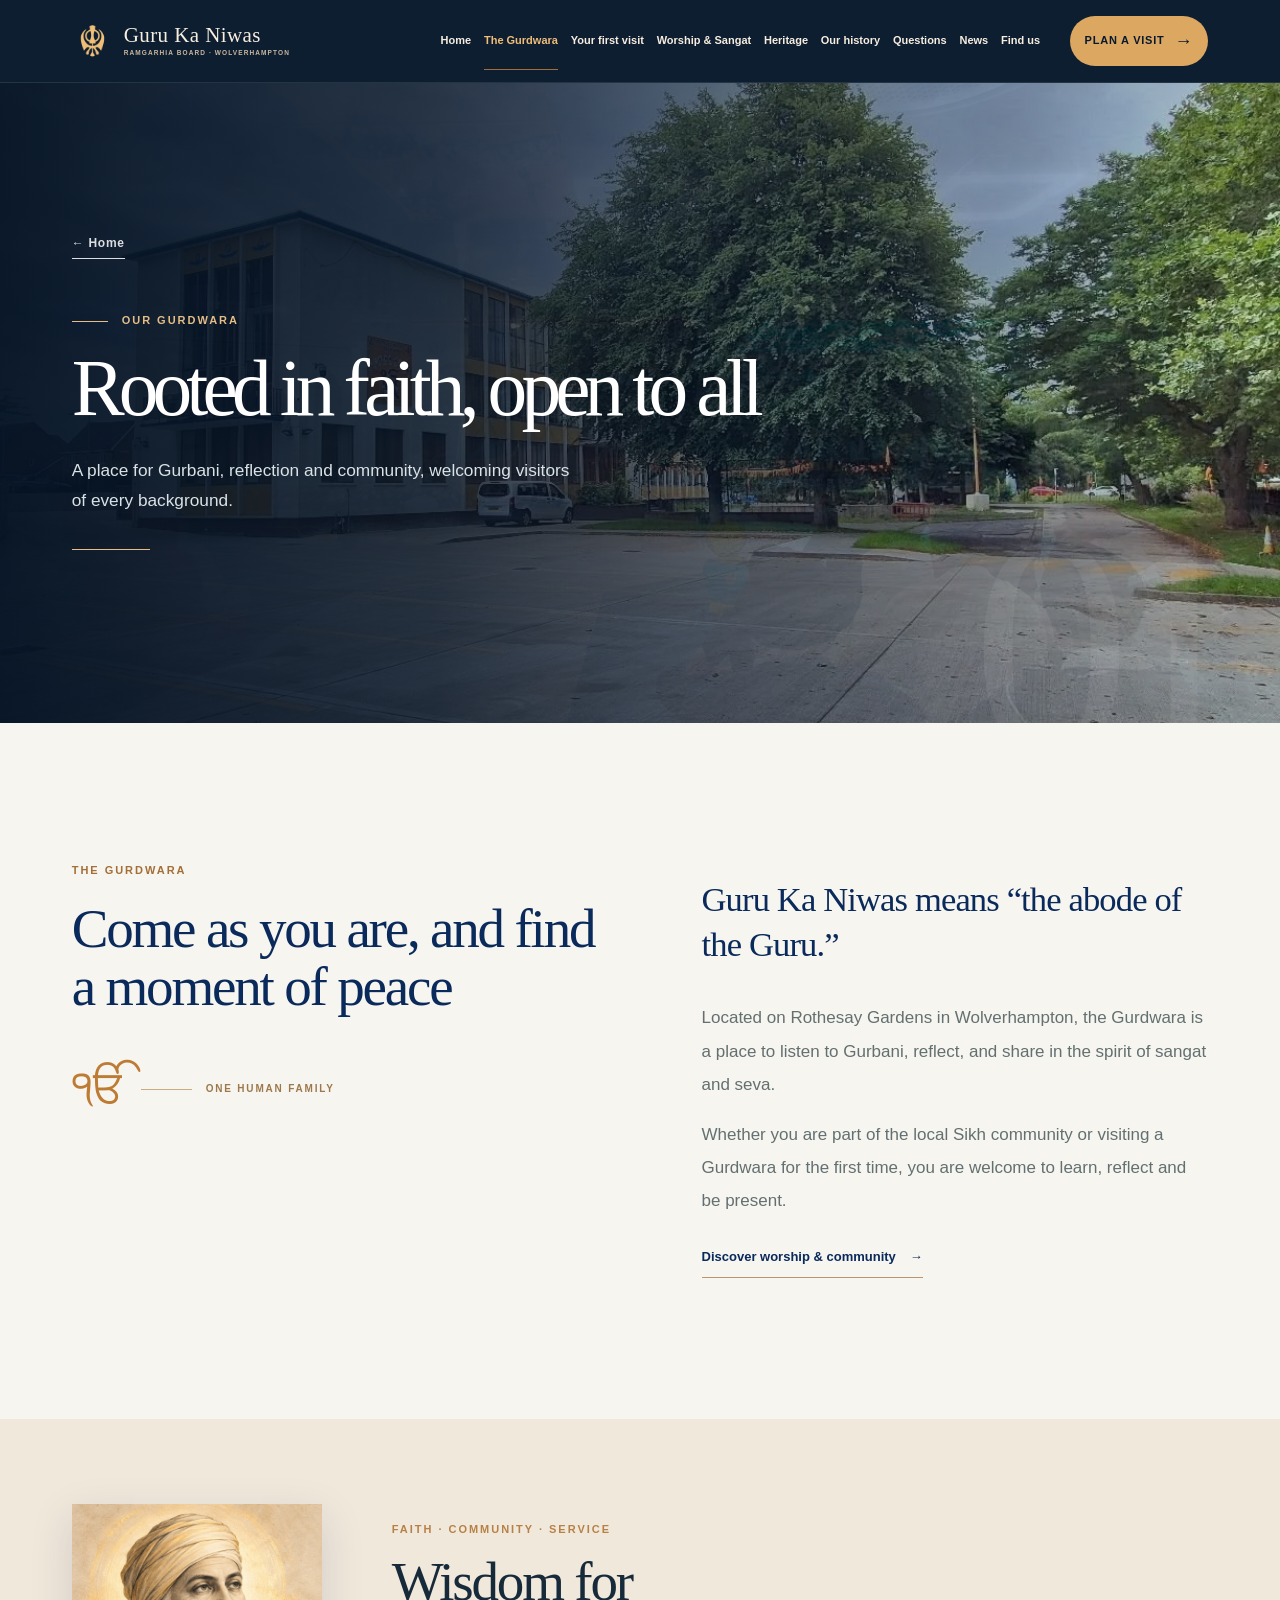
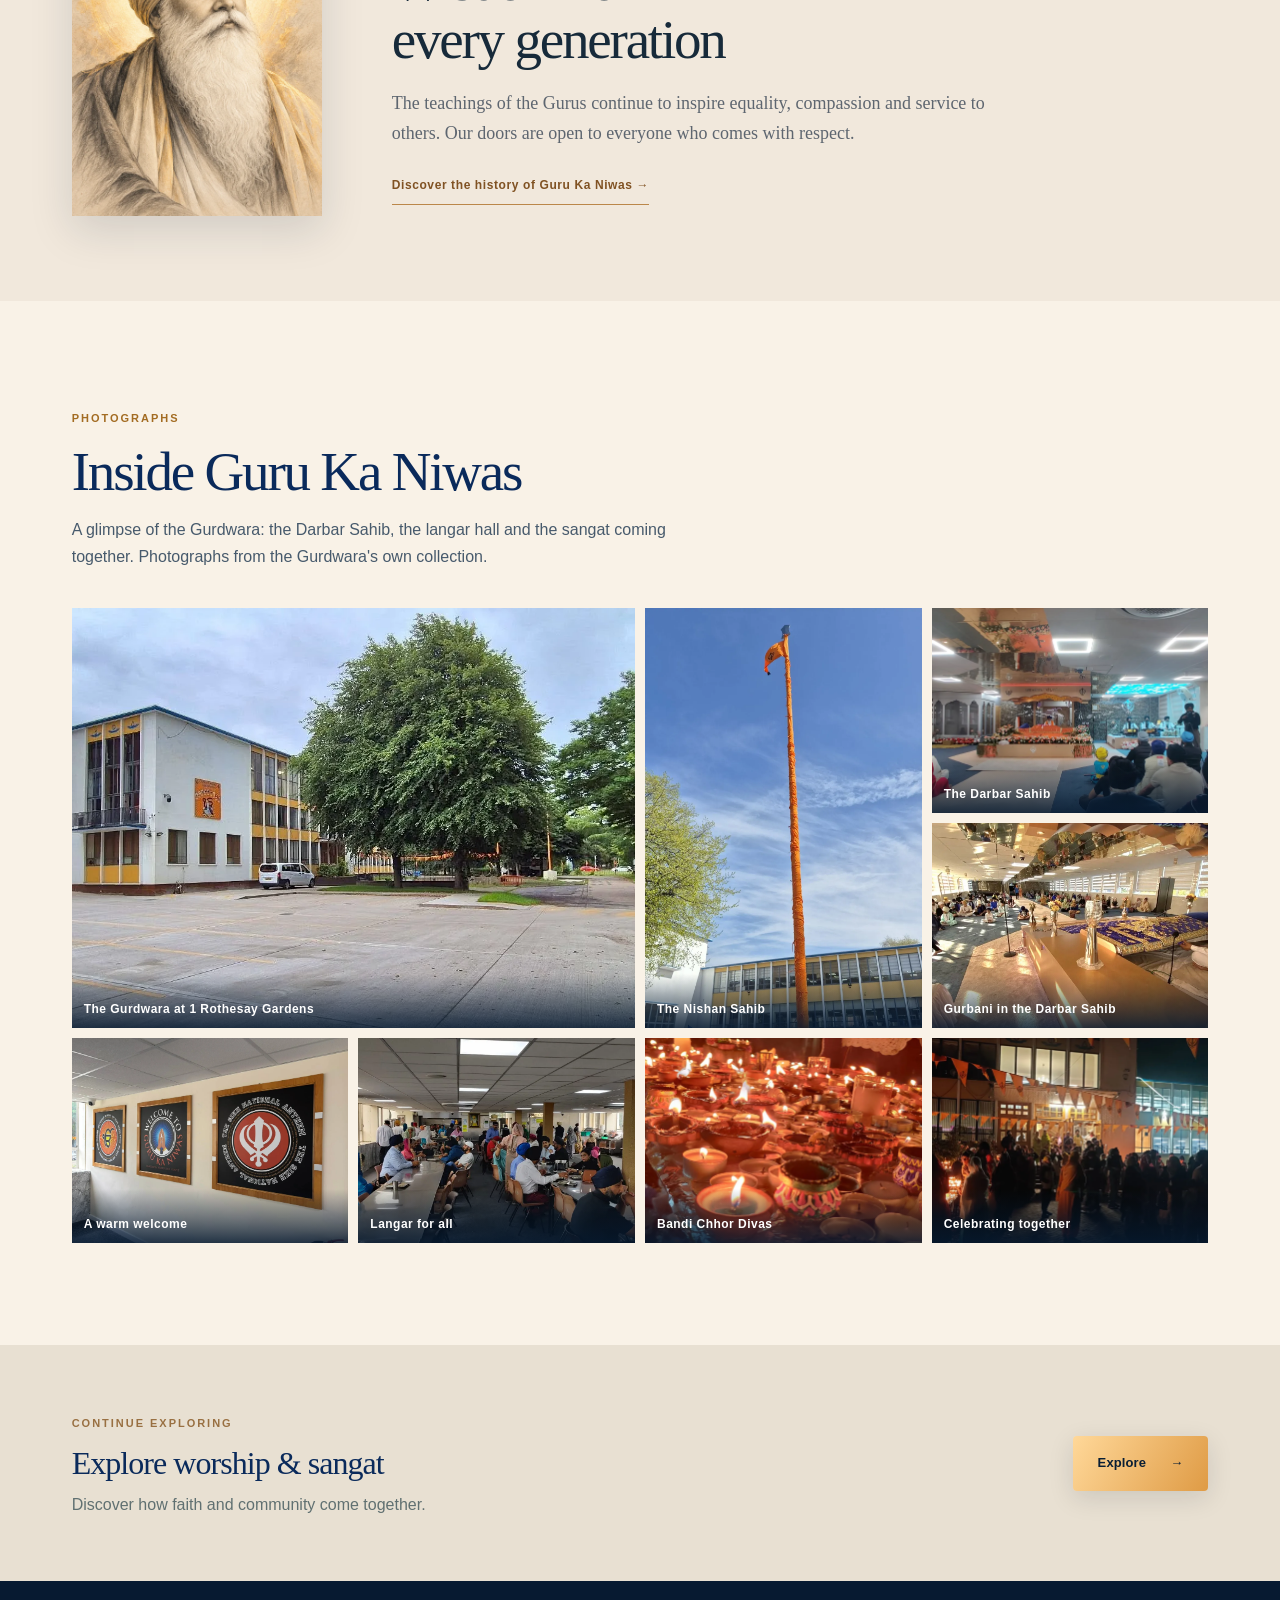
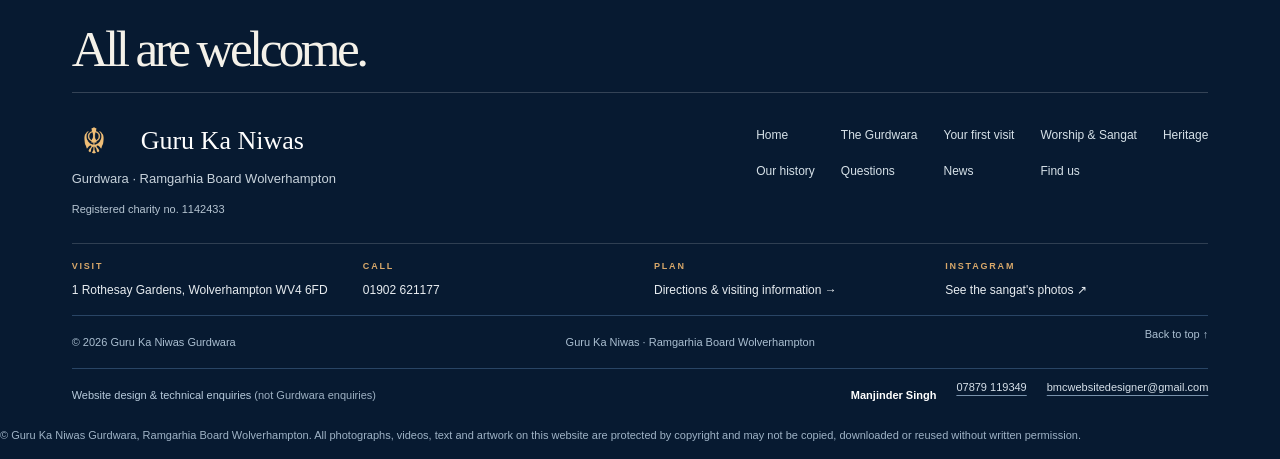
<file: gurdwara.html>
<!doctype html>
<html lang="en-GB">
<head>
<meta charset="utf-8"/>
<meta content="width=device-width,initial-scale=1" name="viewport"/>
<title>The Gurdwara | Guru Ka Niwas Gurdwara</title>
<meta content="Learn about Guru Ka Niwas Gurdwara and its community in Wolverhampton." name="description"/>
<meta content="#0A2A5B" name="theme-color"/>
<meta content="light" name="color-scheme"/>
<meta content="The Gurdwara | Guru Ka Niwas" property="og:title"/>
<meta content="Learn about Guru Ka Niwas Gurdwara and its community in Wolverhampton." property="og:description"/>
<meta content="website" property="og:type"/>
<meta content="https://gkn-rbst.co.uk/gurdwara.html" property="og:url"/>
<meta content="https://gkn-rbst.co.uk/assets/real/gurdwara-exterior.webp" property="og:image"/>
<link href="https://gkn-rbst.co.uk/gurdwara.html" rel="canonical"/>
<link href="assets/favicon.svg" rel="icon" type="image/svg+xml"/>
<link href="style.css" rel="stylesheet"/>
<link href="v8.css" rel="stylesheet"/>
<link href="v9.css" rel="stylesheet"/>
<link href="v10.css" rel="stylesheet"/><link rel="stylesheet" href="news.css"><link rel="stylesheet" href="mobile.css">

</head>
<body class="page-gurdwara">
<a href="#main" class="skip-link">Skip to main content</a>
<div class="utility"><div class="container utility-inner"><span><span aria-hidden="true" class="gold-dot"></span> Ramgarhia Board · Wolverhampton</span><div class="utility-links"><span>1 Rothesay Gardens · WV4 6FD</span><a href="tel:+441902621177">Call us: 01902 621177 <span aria-hidden="true">→</span></a></div></div></div>
<header class="site-header" id="top"><div class="header-progress" aria-hidden="true"></div>
<div class="container header-row">
<a aria-label="Guru Ka Niwas Gurdwara home" class="brand" href="index.html"><span aria-hidden="true" class="brand-symbol"><img class="v9-brand-mark" src="assets/khanda-mark.png" alt=""></span><span class="brand-copy"><strong>Guru Ka Niwas</strong><small>RAMGARHIA BOARD · WOLVERHAMPTON</small></span></a>
<nav aria-label="Main navigation" class="desktop-nav"><a href="index.html">Home</a><a aria-current="page" href="gurdwara.html">The Gurdwara</a><a href="first-visit.html">Your first visit</a><a href="worship.html">Worship &amp; Sangat</a><a href="heritage.html">Heritage</a><a href="our-history.html">Our history</a><a href="questions.html">Questions</a><a href="news.html">News</a><a href="find-us.html">Find us</a></nav>
<a class="head-cta" href="first-visit.html">Plan a visit <span aria-hidden="true">→</span></a>
<button aria-controls="mobile-nav" aria-expanded="false" class="menu-button" id="menu-button" type="button"><span>Menu</span><span class="hamburger"><i></i><i></i></span></button>
</div>
<nav aria-label="Mobile navigation" class="mobile-nav" hidden="" id="mobile-nav"><a href="index.html">Home</a><a aria-current="page" href="gurdwara.html">The Gurdwara</a><a href="first-visit.html">Your first visit</a><a href="worship.html">Worship &amp; Sangat</a><a href="heritage.html">Heritage</a><a href="our-history.html">Our history</a><a href="questions.html">Questions</a><a href="news.html">News</a><a href="find-us.html">Find us</a></nav>
</header>
<main id="main">
<section class="v8-chapter v8-chapter--heritage" aria-labelledby="page-heading">
  <div class="v8-chapter-art v9-chapter-photo" aria-hidden="true"><img src="assets/real/darbar-palki.webp" alt="" loading="eager"><img class="v8-chapter-image" src="assets/real/gurdwara-exterior.webp" alt="" aria-hidden="true"></div><div class="v8-chapter-veil" aria-hidden="true"></div>
  <div class="container v8-chapter-content"><div class="v8-chapter-breadcrumb"><a href="index.html">← Home</a><span>01 / 05</span></div>
   <p class="v8-chapter-kicker">OUR GURDWARA</p><h1 id="page-heading">Rooted in faith, open to all</h1><p class="v8-chapter-description">A place for Gurbani, reflection and community, welcoming visitors of every background.</p>
   <span class="v8-chapter-rule" aria-hidden="true"></span>
  </div><div class="v8-chapter-folio" aria-hidden="true">01</div>
 </section><section class="welcome-section" id="welcome"><div class="container welcome-grid">
<div class="welcome-left"><p class="overline section-label">THE GURDWARA</p><h2>Come as you are, and find a moment of peace</h2><div aria-hidden="true" class="witness"><span class="witness-symbol" lang="pa">ੴ</span><div class="witness-rule"></div><span>ONE HUMAN FAMILY</span></div></div>
<div class="welcome-right"><p class="welcome-intro">Guru Ka Niwas means <em>“the abode of the Guru.”</em></p><p>Located on Rothesay Gardens in Wolverhampton, the Gurdwara is a place to listen to Gurbani, reflect, and share in the spirit of sangat and seva.</p><p>Whether you are part of the local Sikh community or visiting a Gurdwara for the first time, you are welcome to learn, reflect and be present.</p><a class="text-link" href="worship.html">Discover worship &amp; community <span aria-hidden="true">→</span></a></div>
</div></section>
<section class="v9-small-gallery"><div class="container v9-small-gallery-grid"><img src="assets/guru-nanak-art.webp" alt="Original artistic portrait inspired by Guru Nanak Dev Ji" loading="lazy"><div><span class="v9-label">FAITH · COMMUNITY · SERVICE</span><h2>Wisdom for<br>every generation</h2><p>The teachings of the Gurus continue to inspire equality, compassion and service to others. Our doors are open to everyone who comes with respect.</p><a class="v9-text-link" href="our-history.html">Discover the history of Guru Ka Niwas →</a></div></div></section><section class="gk-gallery" aria-labelledby="gallery-title"><div class="container"><span class="nw-tag">Photographs</span><h2 id="gallery-title">Inside Guru Ka Niwas</h2><p class="gk-gal-lead">A glimpse of the Gurdwara: the Darbar Sahib, the langar hall and the sangat coming together. Photographs from the Gurdwara's own collection.</p><div class="gk-gal-grid"><figure class="gk-gal-item"><img src="assets/real/gurdwara-exterior.webp" alt="Guru Ka Niwas Gurdwara building and grounds, Rothesay Gardens, Wolverhampton" loading="lazy" decoding="async"><figcaption>The Gurdwara at 1 Rothesay Gardens</figcaption></figure><figure class="gk-gal-item gk-gal-tall"><img src="assets/real/nishan-sahib.webp" alt="The Nishan Sahib rising against a blue sky outside the Gurdwara" loading="lazy" decoding="async"><figcaption>The Nishan Sahib</figcaption></figure><figure class="gk-gal-item"><img src="assets/real/darbar-palki.webp" alt="The palki and Darbar Sahib, with sangat seated in the hall" loading="lazy" decoding="async"><figcaption>The Darbar Sahib</figcaption></figure><figure class="gk-gal-item"><img src="assets/real/darbar-hall.webp" alt="The Darbar Sahib hall viewed from beside the palki" loading="lazy" decoding="async"><figcaption>Gurbani in the Darbar Sahib</figcaption></figure><figure class="gk-gal-item"><img src="assets/real/welcome-panels.webp" alt="Welcome panels with the Khanda at the entrance" loading="lazy" decoding="async"><figcaption>A warm welcome</figcaption></figure><figure class="gk-gal-item"><img src="assets/real/langar-hall.webp" alt="Sangat sharing Langar together in the langar hall" loading="lazy" decoding="async"><figcaption>Langar for all</figcaption></figure><figure class="gk-gal-item"><img src="assets/real/bandi-chhor-diyas.webp" alt="Diyas lit for Bandi Chhor Divas" loading="lazy" decoding="async"><figcaption>Bandi Chhor Divas</figcaption></figure><figure class="gk-gal-item"><img src="assets/real/bandi-chhor-night.webp" alt="The sangat gathered outside the Gurdwara on Bandi Chhor Divas evening" loading="lazy" decoding="async"><figcaption>Celebrating together</figcaption></figure></div></div></section><section class="chapter-cta" aria-label="Continue exploring"><div class="container chapter-cta-inner"><div><span class="overline">CONTINUE EXPLORING</span><h2>Explore worship &amp; sangat</h2><p>Discover how faith and community come together.</p></div><a class="chapter-cta-link" href="worship.html" aria-label="Explore worship &amp; sangat">Explore <span aria-hidden="true">→</span></a></div></section></main>
<footer><div class="container v8-footer-prelude"><span>All are <em>welcome.</em></span></div><div class="container footer-main"><div><div class="footer-brand"><img class="v9-footer-mark" src="assets/khanda-mark.png" alt=""><b>Guru Ka Niwas</b></div><p>Gurdwara · Ramgarhia Board Wolverhampton</p><small>Registered charity no. 1142433</small></div><div class="footer-links"><a href="index.html">Home</a><a href="gurdwara.html">The Gurdwara</a><a href="first-visit.html">Your first visit</a><a href="worship.html">Worship &amp; Sangat</a><a href="heritage.html">Heritage</a><a href="our-history.html">Our history</a><a href="questions.html">Questions</a><a href="news.html">News</a><a href="find-us.html">Find us</a></div></div><div class="container v9-footer-contact"><span><b>VISIT</b>1 Rothesay Gardens, Wolverhampton WV4 6FD</span><a href="tel:+441902621177"><b>CALL</b>01902 621177</a><a href="find-us.html"><b>PLAN</b>Directions &amp; visiting information →</a><a href="https://www.instagram.com/explore/locations/1029260740/gkn-guru-ka-niwas/" target="_blank" rel="noopener"><b>INSTAGRAM</b>See the sangat's photos ↗</a></div><div class="container footer-bottom"><small>© <span id="year">2026</span> Guru Ka Niwas Gurdwara</small><small>Guru Ka Niwas · Ramgarhia Board Wolverhampton</small><a href="#top">Back to top ↑</a></div><div aria-label="Website designer details" class="container site-credit">
<span class="site-credit-label">Website design &amp; technical enquiries <span class="designer-boundary">(not Gurdwara enquiries)</span></span>
<span class="site-credit-details"><span class="designer-name">Manjinder Singh</span><a class="designer-phone" href="tel:+447879119349">07879 119349</a><a class="designer-email" href="mailto:bmcwebsitedesigner@gmail.com">bmcwebsitedesigner@gmail.com</a></span>
</div><p class="gk-copyright container">© Guru Ka Niwas Gurdwara, Ramgarhia Board Wolverhampton. All photographs, videos, text and artwork on this website are protected by copyright and may not be copied, downloaded or reused without written permission.</p></footer>
<script src="assets/hero-settings.js" defer></script>
<script src="script.js" defer></script>
<script src="assets/fit-text.js" defer></script><script src="assets/protect.js" defer></script></body></html>
</file>
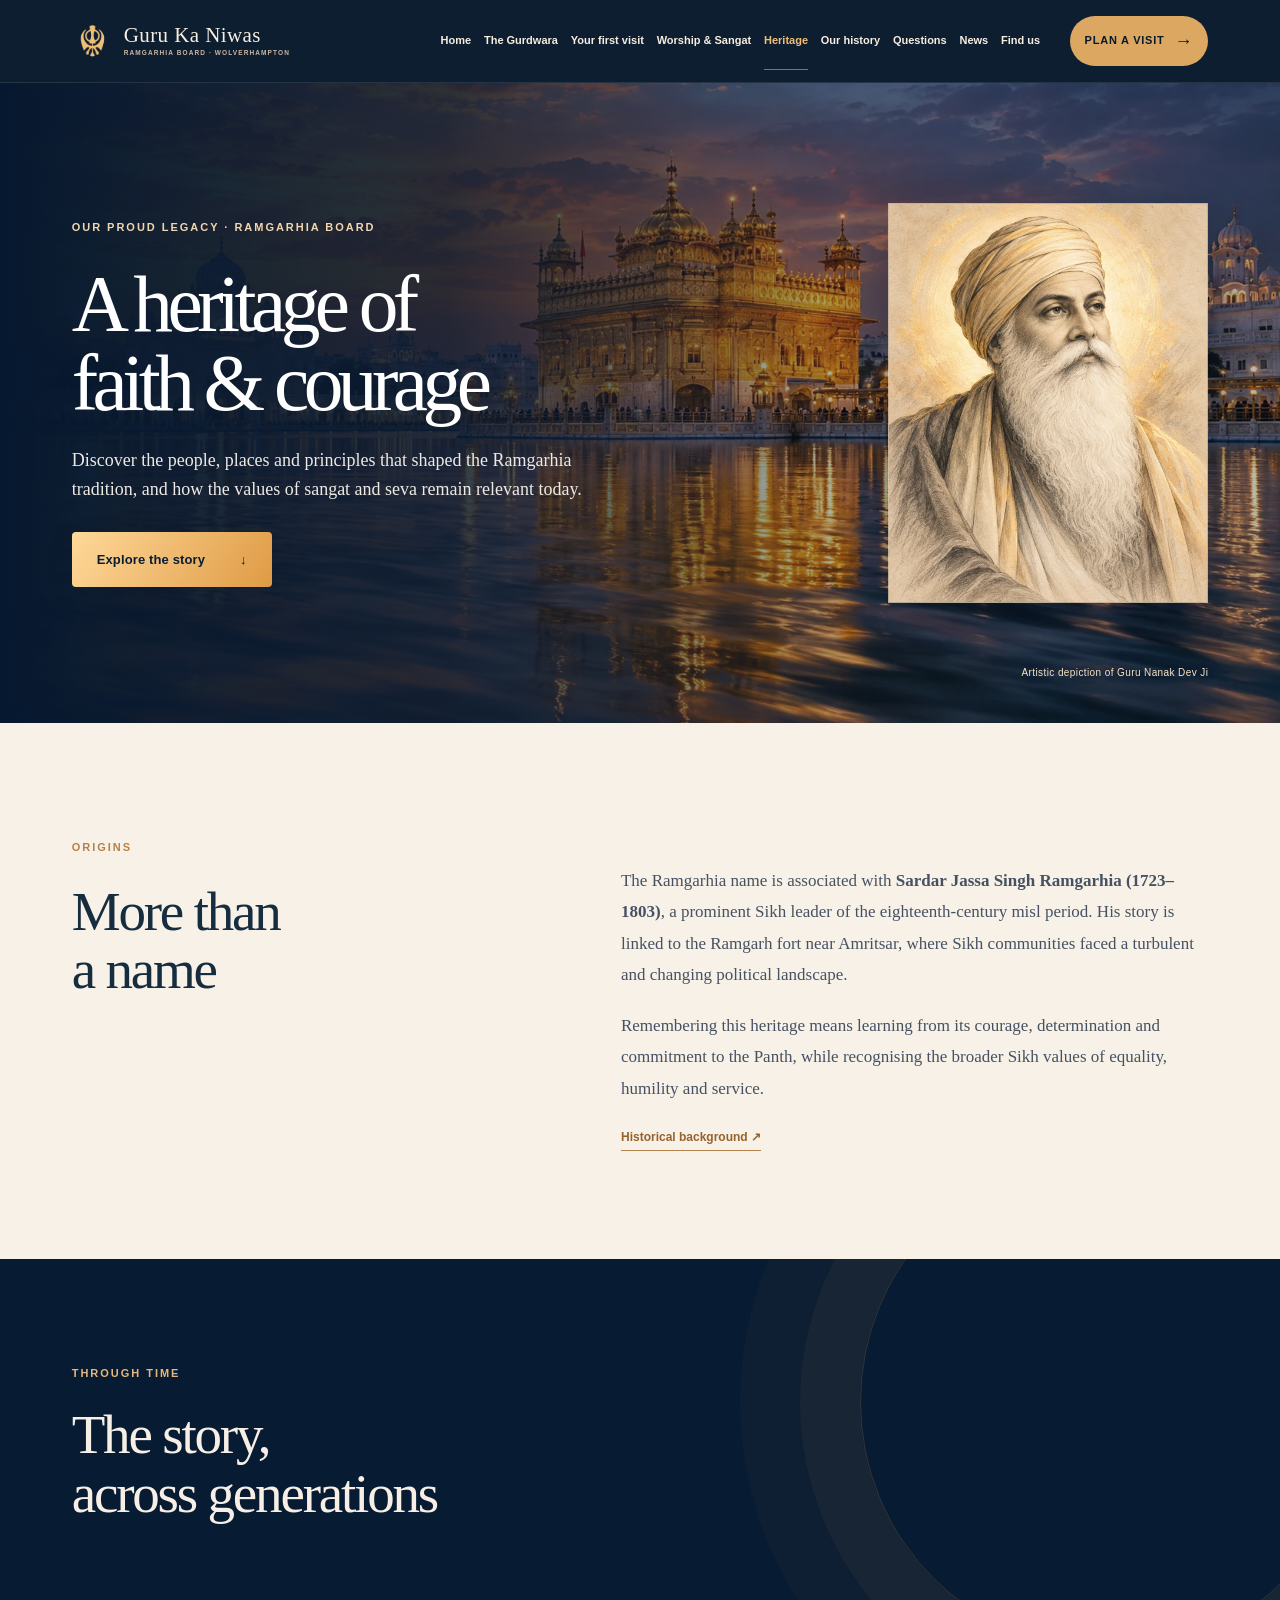
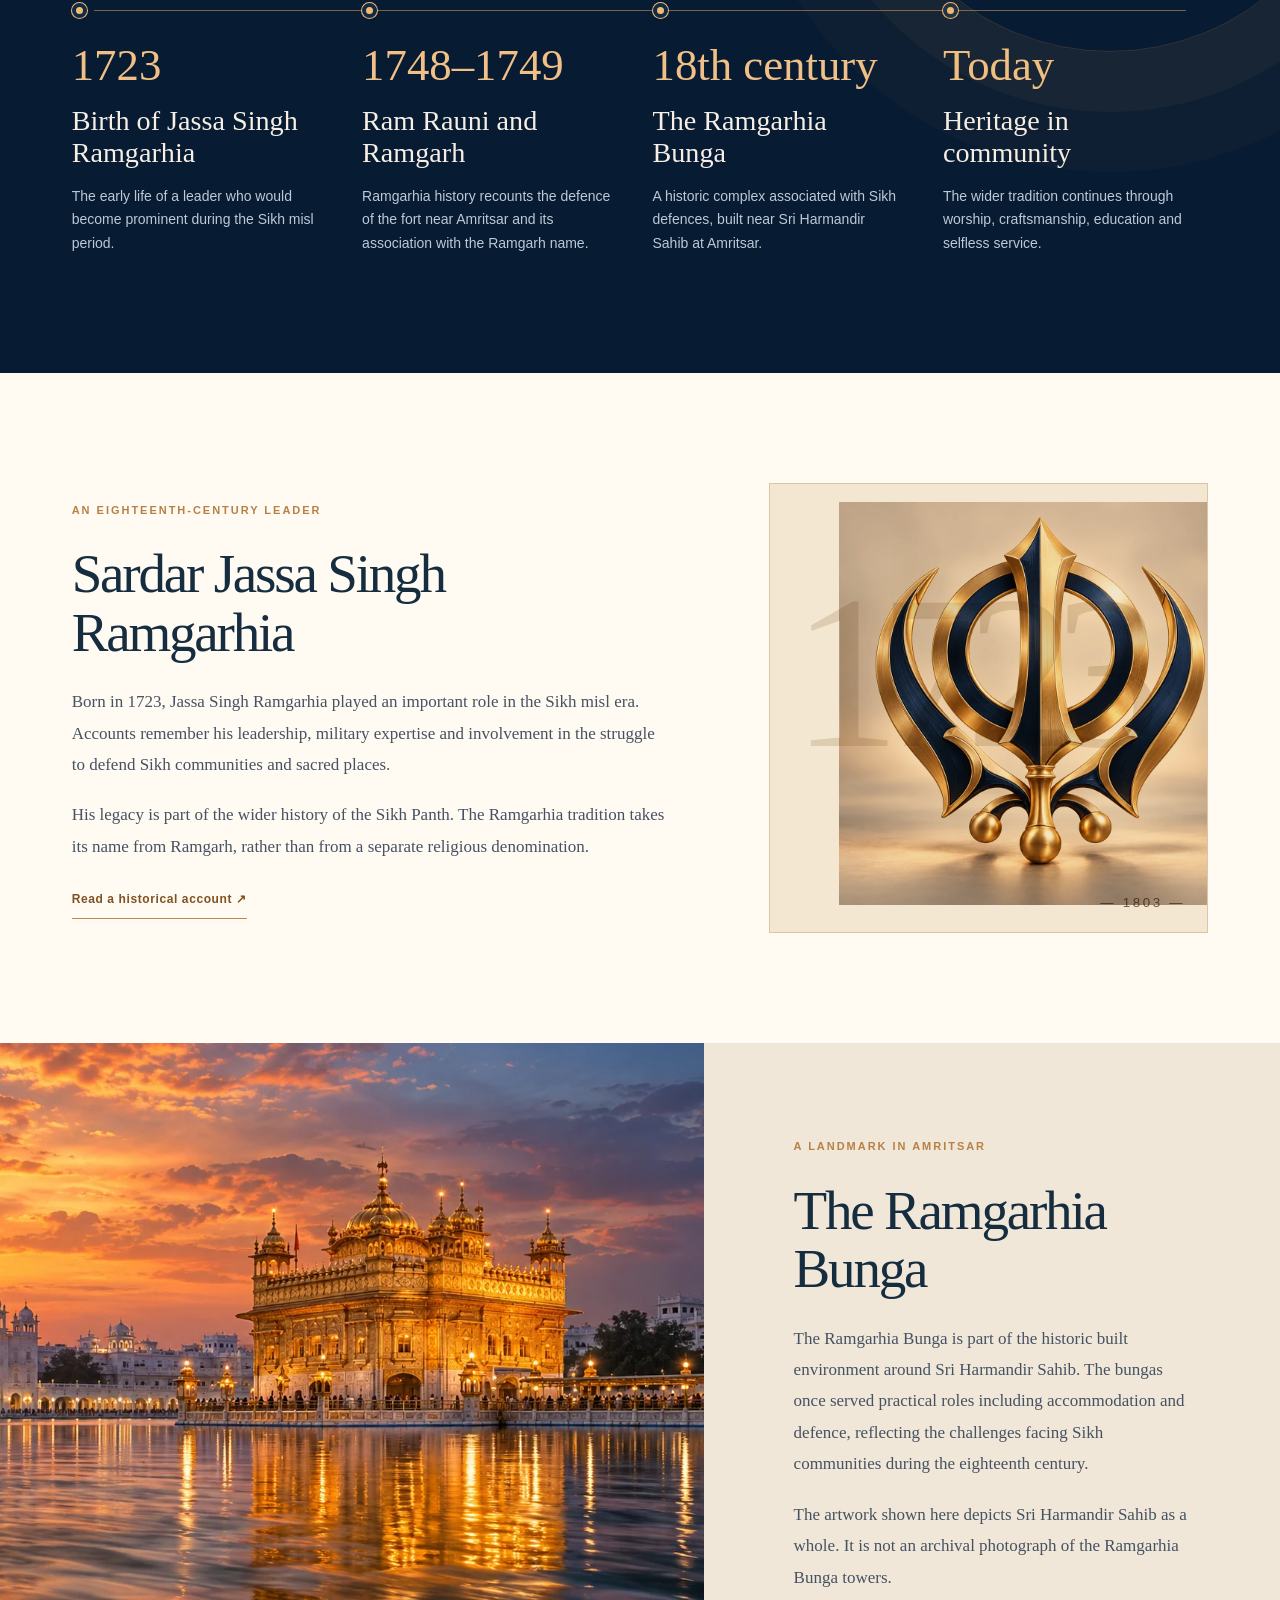
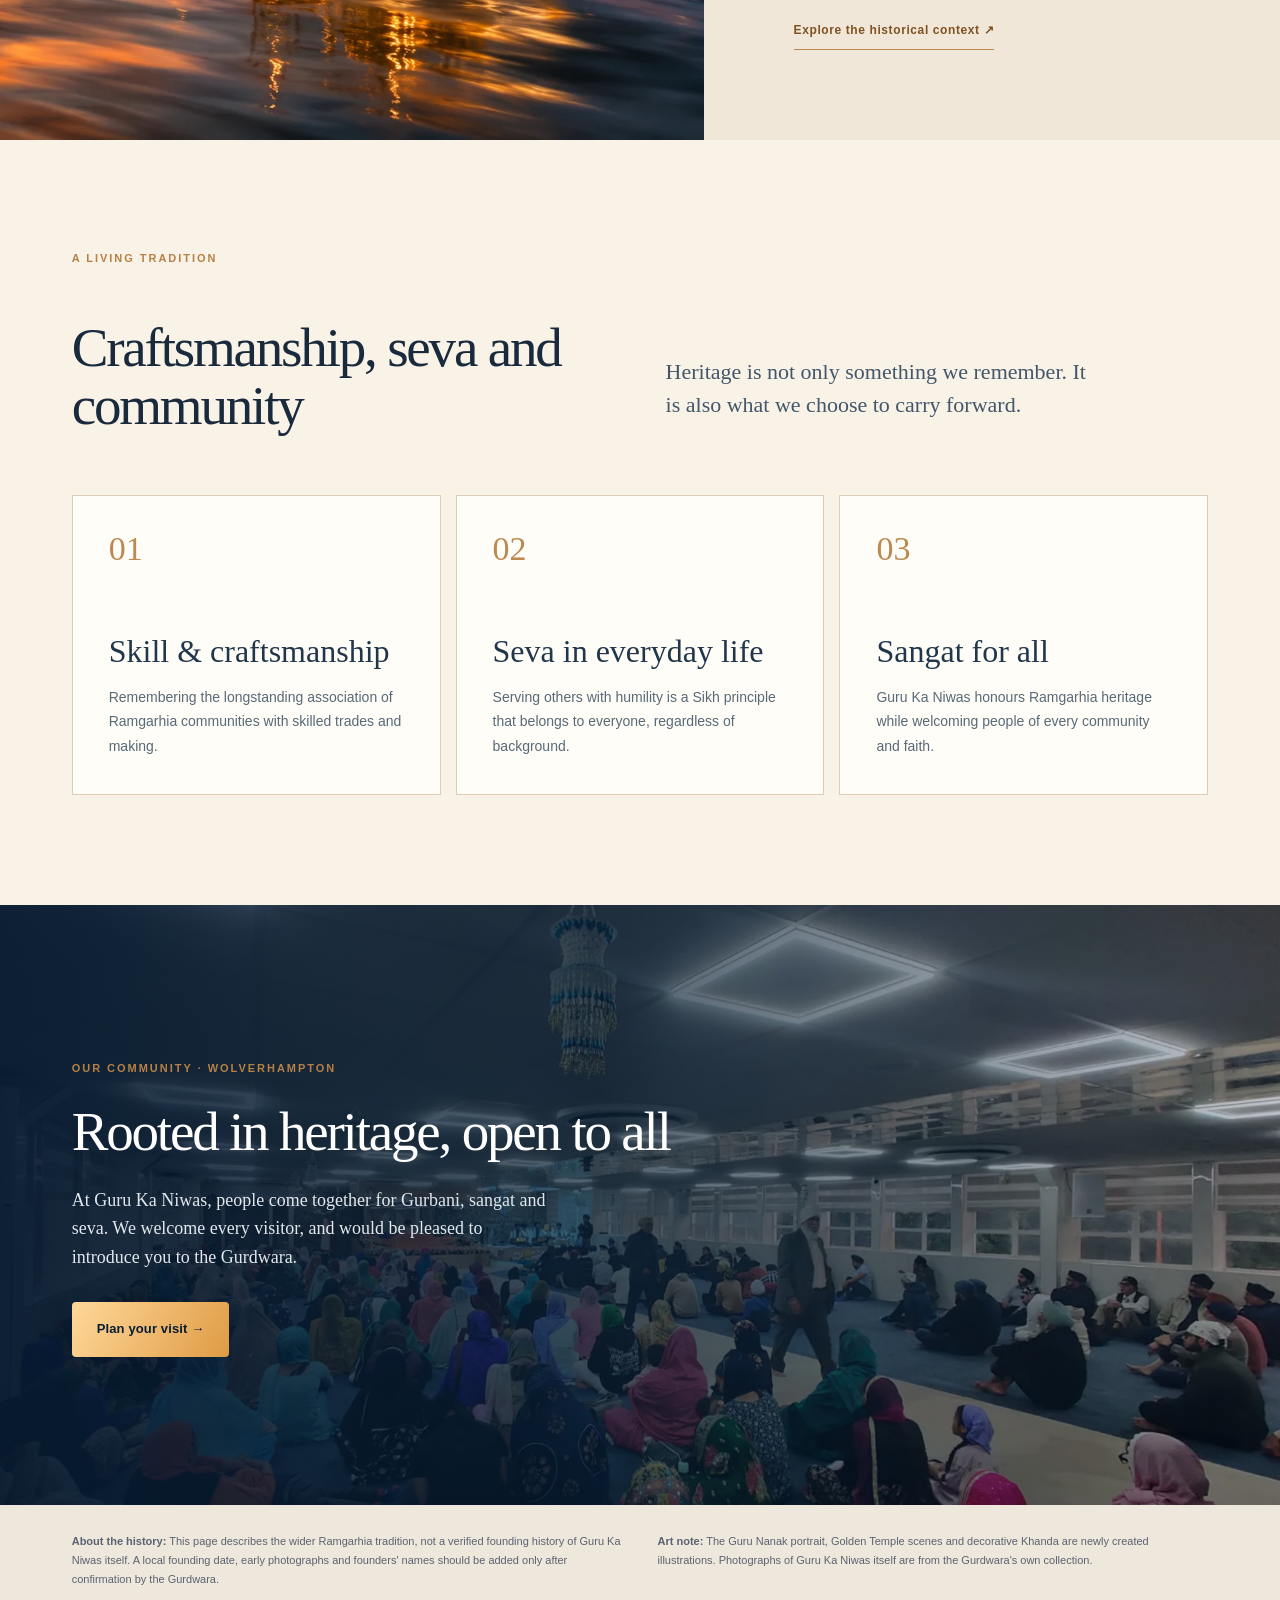
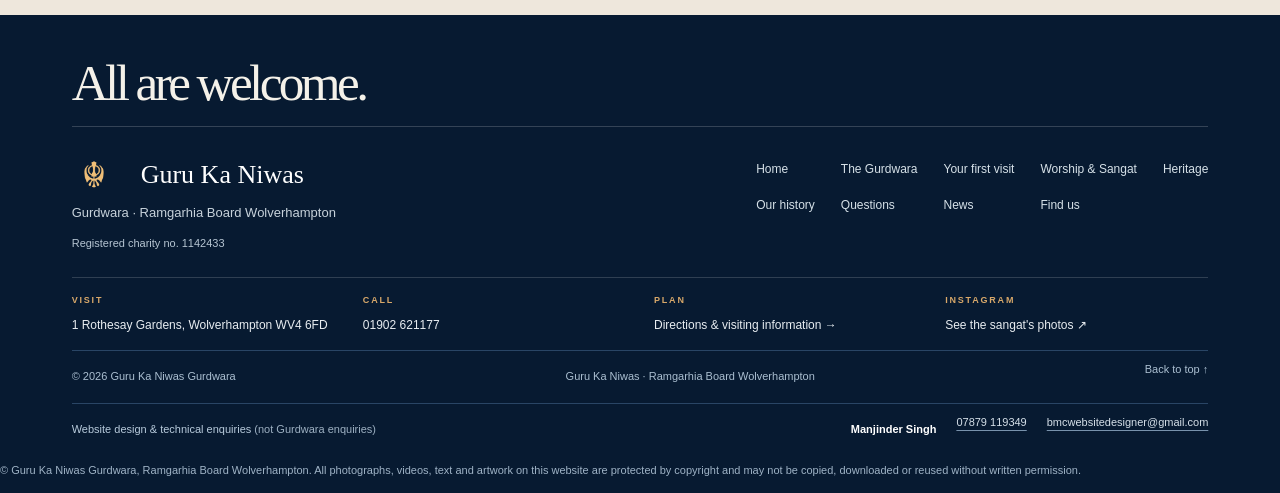
<file: heritage.html>
<!doctype html>
<html lang="en-GB">
<head>
<meta charset="utf-8"/>
<meta content="width=device-width,initial-scale=1" name="viewport"/>
<title>Ramgarhia Heritage | Guru Ka Niwas Gurdwara</title>
<meta content="Learn about Ramgarhia heritage, Sardar Jassa Singh Ramgarhia and the historic Ramgarhia Bunga at Sri Harmandir Sahib." name="description"/>
<meta content="#0A2A5B" name="theme-color"/>
<meta content="light" name="color-scheme"/>
<meta content="Ramgarhia Heritage | Guru Ka Niwas" property="og:title"/>
<meta content="Learn about Ramgarhia heritage, Sardar Jassa Singh Ramgarhia and the historic Ramgarhia Bunga at Sri Harmandir Sahib." property="og:description"/>
<meta content="website" property="og:type"/>
<meta content="https://gkn-rbst.co.uk/heritage.html" property="og:url"/>
<meta content="https://gkn-rbst.co.uk/assets/golden-temple.webp" property="og:image"/>
<link href="https://gkn-rbst.co.uk/heritage.html" rel="canonical"/>
<link href="assets/favicon.svg" rel="icon" type="image/svg+xml"/>
<link href="style.css" rel="stylesheet"/>
<link href="v8.css" rel="stylesheet"/>
<link href="v9.css" rel="stylesheet"/>
<link href="v10.css" rel="stylesheet"/><link rel="stylesheet" href="mobile.css">
<link as="image" href="assets/golden-temple.webp" rel="preload"/>
</head>
<body class="page-heritage">
<a href="#main" class="skip-link">Skip to main content</a>
<div class="utility"><div class="container utility-inner"><span><span aria-hidden="true" class="gold-dot"></span> Ramgarhia Board · Wolverhampton</span><div class="utility-links"><span>1 Rothesay Gardens · WV4 6FD</span><a href="tel:+441902621177">Call us: 01902 621177 <span aria-hidden="true">→</span></a></div></div></div>
<header class="site-header" id="top"><div class="header-progress" aria-hidden="true"></div>
<div class="container header-row">
<a aria-label="Guru Ka Niwas Gurdwara home" class="brand" href="index.html"><span aria-hidden="true" class="brand-symbol"><img class="v9-brand-mark" src="assets/khanda-mark.png" alt=""></span><span class="brand-copy"><strong>Guru Ka Niwas</strong><small>RAMGARHIA BOARD · WOLVERHAMPTON</small></span></a>
<nav aria-label="Main navigation" class="desktop-nav"><a href="index.html">Home</a><a href="gurdwara.html">The Gurdwara</a><a href="first-visit.html">Your first visit</a><a href="worship.html">Worship &amp; Sangat</a><a aria-current="page" href="heritage.html">Heritage</a><a href="our-history.html">Our history</a><a href="questions.html">Questions</a><a href="news.html">News</a><a href="find-us.html">Find us</a></nav>
<a class="head-cta" href="first-visit.html">Plan a visit <span aria-hidden="true">→</span></a>
<button aria-controls="mobile-nav" aria-expanded="false" class="menu-button" id="menu-button" type="button"><span>Menu</span><span class="hamburger"><i></i><i></i></span></button>
</div>
<nav aria-label="Mobile navigation" class="mobile-nav" hidden="" id="mobile-nav"><a href="index.html">Home</a><a href="gurdwara.html">The Gurdwara</a><a href="first-visit.html">Your first visit</a><a href="worship.html">Worship &amp; Sangat</a><a aria-current="page" href="heritage.html">Heritage</a><a href="our-history.html">Our history</a><a href="questions.html">Questions</a><a href="news.html">News</a><a href="find-us.html">Find us</a></nav>
</header>
<main id="main">
<section class="v9-history-hero" aria-labelledby="page-heading"><div class="v9-history-scene" aria-hidden="true"></div><div class="container v9-history-hero-grid"><div><p class="v9-eyebrow">OUR PROUD LEGACY · RAMGARHIA BOARD</p><h1 id="page-heading">A heritage of<br>faith &amp; courage</h1><p>Discover the people, places and principles that shaped the Ramgarhia tradition, and how the values of sangat and seva remain relevant today.</p><a class="v9-gold-btn" href="#our-story">Explore the story <span aria-hidden="true">↓</span></a></div><img src="assets/guru-nanak-art.webp" alt="Artistic portrait inspired by Guru Nanak Dev Ji, founder of the Sikh faith"><span class="v9-portrait-credit">Artistic depiction of Guru Nanak Dev Ji</span></div></section>
<section class="v9-history-intro" id="our-story"><div class="container v9-history-intro-grid"><div><span class="v9-label">ORIGINS</span><h2>More than<br>a name</h2></div><div><p>The Ramgarhia name is associated with <strong>Sardar Jassa Singh Ramgarhia (1723–1803)</strong>, a prominent Sikh leader of the eighteenth-century misl period. His story is linked to the Ramgarh fort near Amritsar, where Sikh communities faced a turbulent and changing political landscape.</p><p>Remembering this heritage means learning from its courage, determination and commitment to the Panth, while recognising the broader Sikh values of equality, humility and service.</p><a href="https://www.ramgarhia.org/history-of-ramgarhia/" class="v9-source-link" target="_blank" rel="noopener noreferrer">Historical background ↗</a></div></div></section>
<section class="v9-history-timeline" aria-labelledby="timeline-heading"><div class="container"><span class="v9-label">THROUGH TIME</span><h2 id="timeline-heading">The story,<br>across generations</h2><ol class="v9-timeline"><li><span>1723</span><h3>Birth of Jassa Singh Ramgarhia</h3><p>The early life of a leader who would become prominent during the Sikh misl period.</p></li><li><span>1748–1749</span><h3>Ram Rauni and Ramgarh</h3><p>Ramgarhia history recounts the defence of the fort near Amritsar and its association with the Ramgarh name.</p></li><li><span>18th century</span><h3>The Ramgarhia Bunga</h3><p>A historic complex associated with Sikh defences, built near Sri Harmandir Sahib at Amritsar.</p></li><li><span>Today</span><h3>Heritage in community</h3><p>The wider tradition continues through worship, craftsmanship, education and selfless service.</p></li></ol></div></section>
<section class="v9-history-figure" id="jassa-singh"><div class="container v9-history-figure-grid"><div><span class="v9-label">AN EIGHTEENTH-CENTURY LEADER</span><h2>Sardar Jassa Singh<br>Ramgarhia</h2><p>Born in 1723, Jassa Singh Ramgarhia played an important role in the Sikh misl era. Accounts remember his leadership, military expertise and involvement in the struggle to defend Sikh communities and sacred places.</p><p>His legacy is part of the wider history of the Sikh Panth. The Ramgarhia tradition takes its name from Ramgarh, rather than from a separate religious denomination.</p><a class="v9-text-link" href="https://www.ramgarhia.org/jassa-singh-ramgarhia/" target="_blank" rel="noopener noreferrer">Read a historical account ↗</a></div><div class="v9-history-number-art"><span>1723</span><small>— 1803 —</small><img src="assets/khanda-sculpture.webp" alt="Decorative digitally rendered gold-and-navy Khanda sculpture" loading="lazy"></div></div></section>
<section class="v9-bunga" id="bunga"><div class="v9-bunga-image"><img src="assets/golden-temple.webp" alt="Artistic depiction of Sri Harmandir Sahib and its surrounding sarovar" loading="lazy"></div><div class="v9-bunga-copy"><span class="v9-label">A LANDMARK IN AMRITSAR</span><h2>The Ramgarhia<br>Bunga</h2><p>The Ramgarhia Bunga is part of the historic built environment around Sri Harmandir Sahib. The bungas once served practical roles including accommodation and defence, reflecting the challenges facing Sikh communities during the eighteenth century.</p><p>The artwork shown here depicts Sri Harmandir Sahib as a whole. It is not an archival photograph of the Ramgarhia Bunga towers.</p><a class="v9-text-link" href="https://www.ramgarhiahhsociety.org/pages-bunga_ramgarhia%2C_golden_temple%2C_amritsar_46_.html" target="_blank" rel="noopener noreferrer">Explore the historical context ↗</a></div></section>
<section class="v9-living" id="living-heritage"><div class="container"><div class="v9-living-heading"><span class="v9-label">A LIVING TRADITION</span><h2>Craftsmanship, seva and community</h2><p>Heritage is not only something we remember. It is also what we choose to carry forward.</p></div><div class="v9-living-grid"><article><span>01</span><h3>Skill &amp; craftsmanship</h3><p>Remembering the longstanding association of Ramgarhia communities with skilled trades and making.</p></article><article><span>02</span><h3>Seva in everyday life</h3><p>Serving others with humility is a Sikh principle that belongs to everyone, regardless of background.</p></article><article><span>03</span><h3>Sangat for all</h3><p>Guru Ka Niwas honours Ramgarhia heritage while welcoming people of every community and faith.</p></article></div></div></section>
<section class="v9-history-ending"><div class="v9-history-ending-photo"><img src="assets/real/darbar-sangat.webp" alt="The sangat seated in the Darbar Sahib at Guru Ka Niwas" loading="lazy"></div><div class="container v9-history-ending-content"><span class="v9-label">OUR COMMUNITY · WOLVERHAMPTON</span><h2>Rooted in heritage, open to all</h2><p>At Guru Ka Niwas, people come together for Gurbani, sangat and seva. We welcome every visitor, and would be pleased to introduce you to the Gurdwara.</p><a class="v9-gold-btn" href="first-visit.html">Plan your visit →</a></div></section>
<section class="v9-history-notes"><div class="container"><p><strong>About the history:</strong> This page describes the wider Ramgarhia tradition, not a verified founding history of Guru Ka Niwas itself. A local founding date, early photographs and founders' names should be added only after confirmation by the Gurdwara.</p><p><strong>Art note:</strong> The Guru Nanak portrait, Golden Temple scenes and decorative Khanda are newly created illustrations. Photographs of Guru Ka Niwas itself are from the Gurdwara's own collection.</p></div></section>
</main><footer><div class="container v8-footer-prelude"><span>All are <em>welcome.</em></span></div><div class="container footer-main"><div><div class="footer-brand"><img class="v9-footer-mark" src="assets/khanda-mark.png" alt=""><b>Guru Ka Niwas</b></div><p>Gurdwara · Ramgarhia Board Wolverhampton</p><small>Registered charity no. 1142433</small></div><div class="footer-links"><a href="index.html">Home</a><a href="gurdwara.html">The Gurdwara</a><a href="first-visit.html">Your first visit</a><a href="worship.html">Worship &amp; Sangat</a><a href="heritage.html">Heritage</a><a href="our-history.html">Our history</a><a href="questions.html">Questions</a><a href="news.html">News</a><a href="find-us.html">Find us</a></div></div><div class="container v9-footer-contact"><span><b>VISIT</b>1 Rothesay Gardens, Wolverhampton WV4 6FD</span><a href="tel:+441902621177"><b>CALL</b>01902 621177</a><a href="find-us.html"><b>PLAN</b>Directions &amp; visiting information →</a><a href="https://www.instagram.com/explore/locations/1029260740/gkn-guru-ka-niwas/" target="_blank" rel="noopener"><b>INSTAGRAM</b>See the sangat's photos ↗</a></div><div class="container footer-bottom"><small>© <span id="year">2026</span> Guru Ka Niwas Gurdwara</small><small>Guru Ka Niwas · Ramgarhia Board Wolverhampton</small><a href="#top">Back to top ↑</a></div><div aria-label="Website designer details" class="container site-credit">
<span class="site-credit-label">Website design &amp; technical enquiries <span class="designer-boundary">(not Gurdwara enquiries)</span></span>
<span class="site-credit-details"><span class="designer-name">Manjinder Singh</span><a class="designer-phone" href="tel:+447879119349">07879 119349</a><a class="designer-email" href="mailto:bmcwebsitedesigner@gmail.com">bmcwebsitedesigner@gmail.com</a></span>
</div><p class="gk-copyright container">© Guru Ka Niwas Gurdwara, Ramgarhia Board Wolverhampton. All photographs, videos, text and artwork on this website are protected by copyright and may not be copied, downloaded or reused without written permission.</p></footer>
<script src="assets/hero-settings.js" defer></script>
<script src="script.js" defer></script>
<script src="assets/fit-text.js" defer></script><script src="assets/protect.js" defer></script></body></html>
</file>
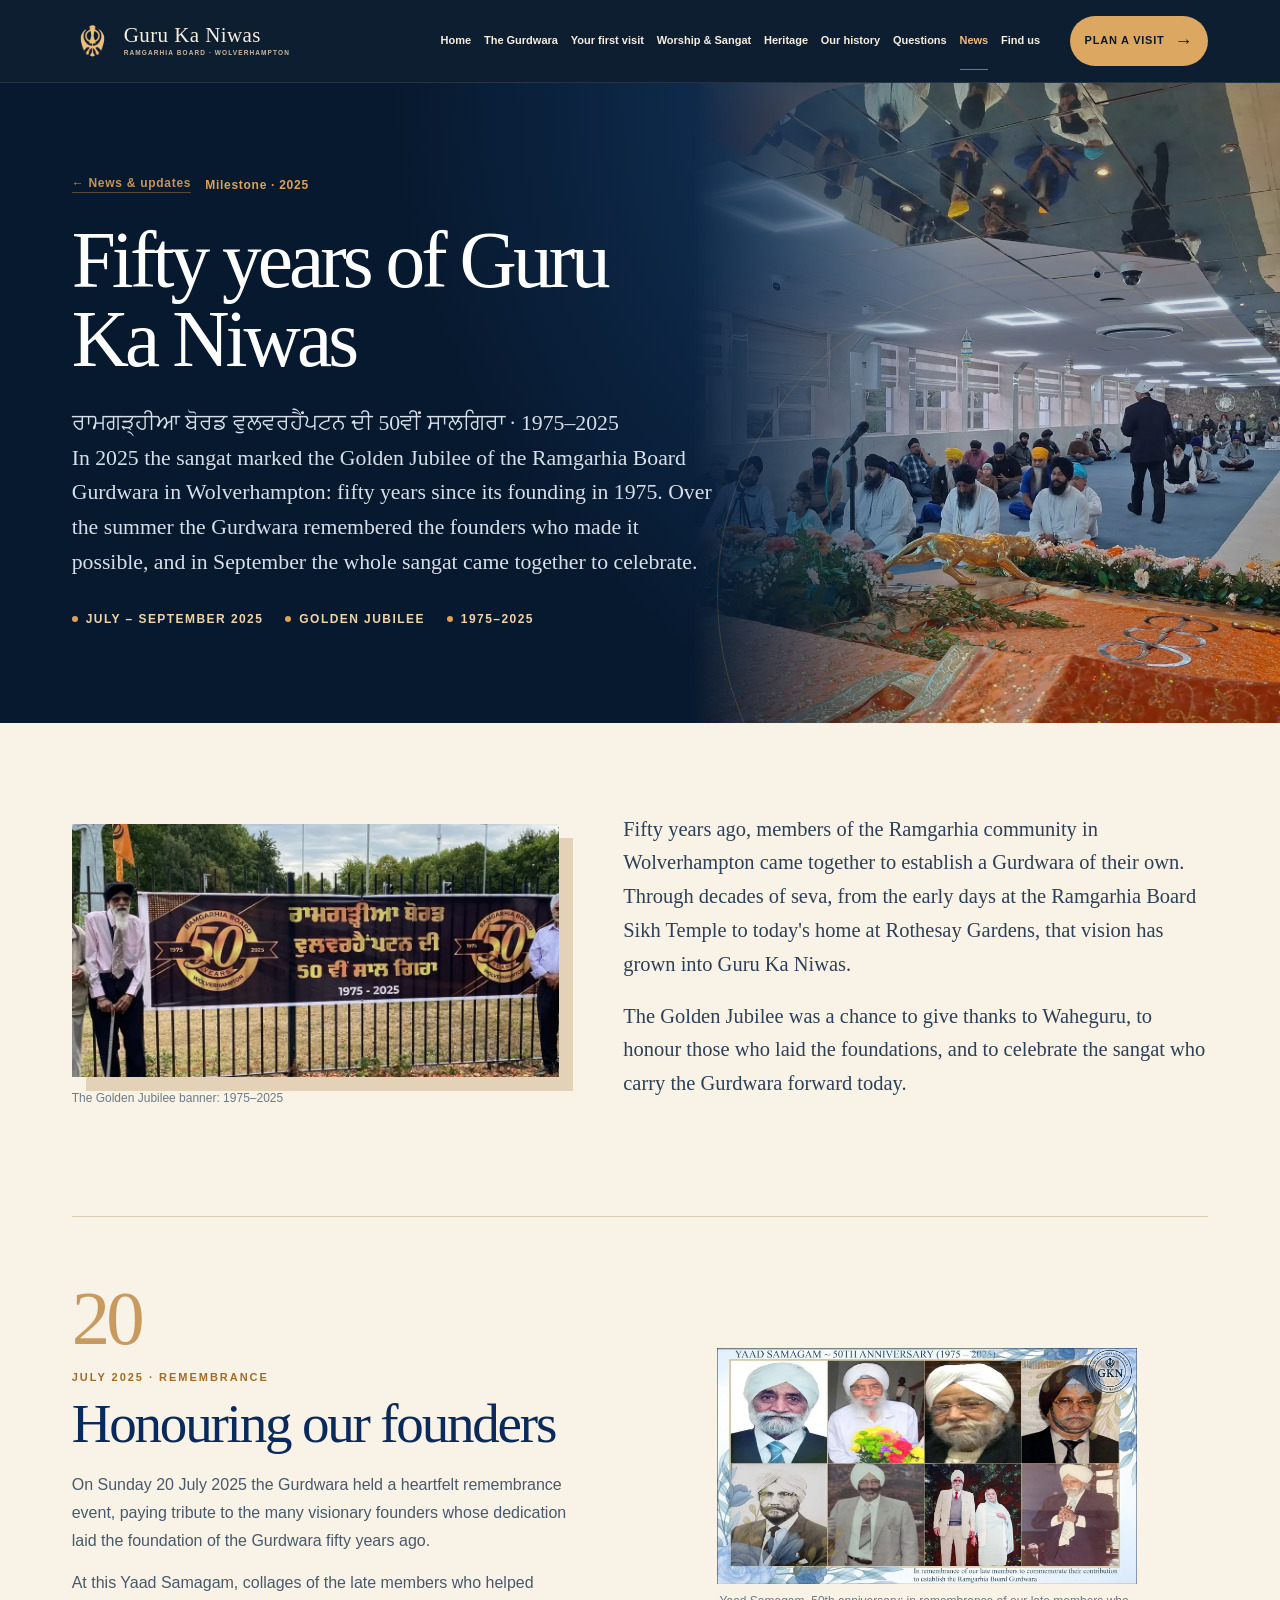
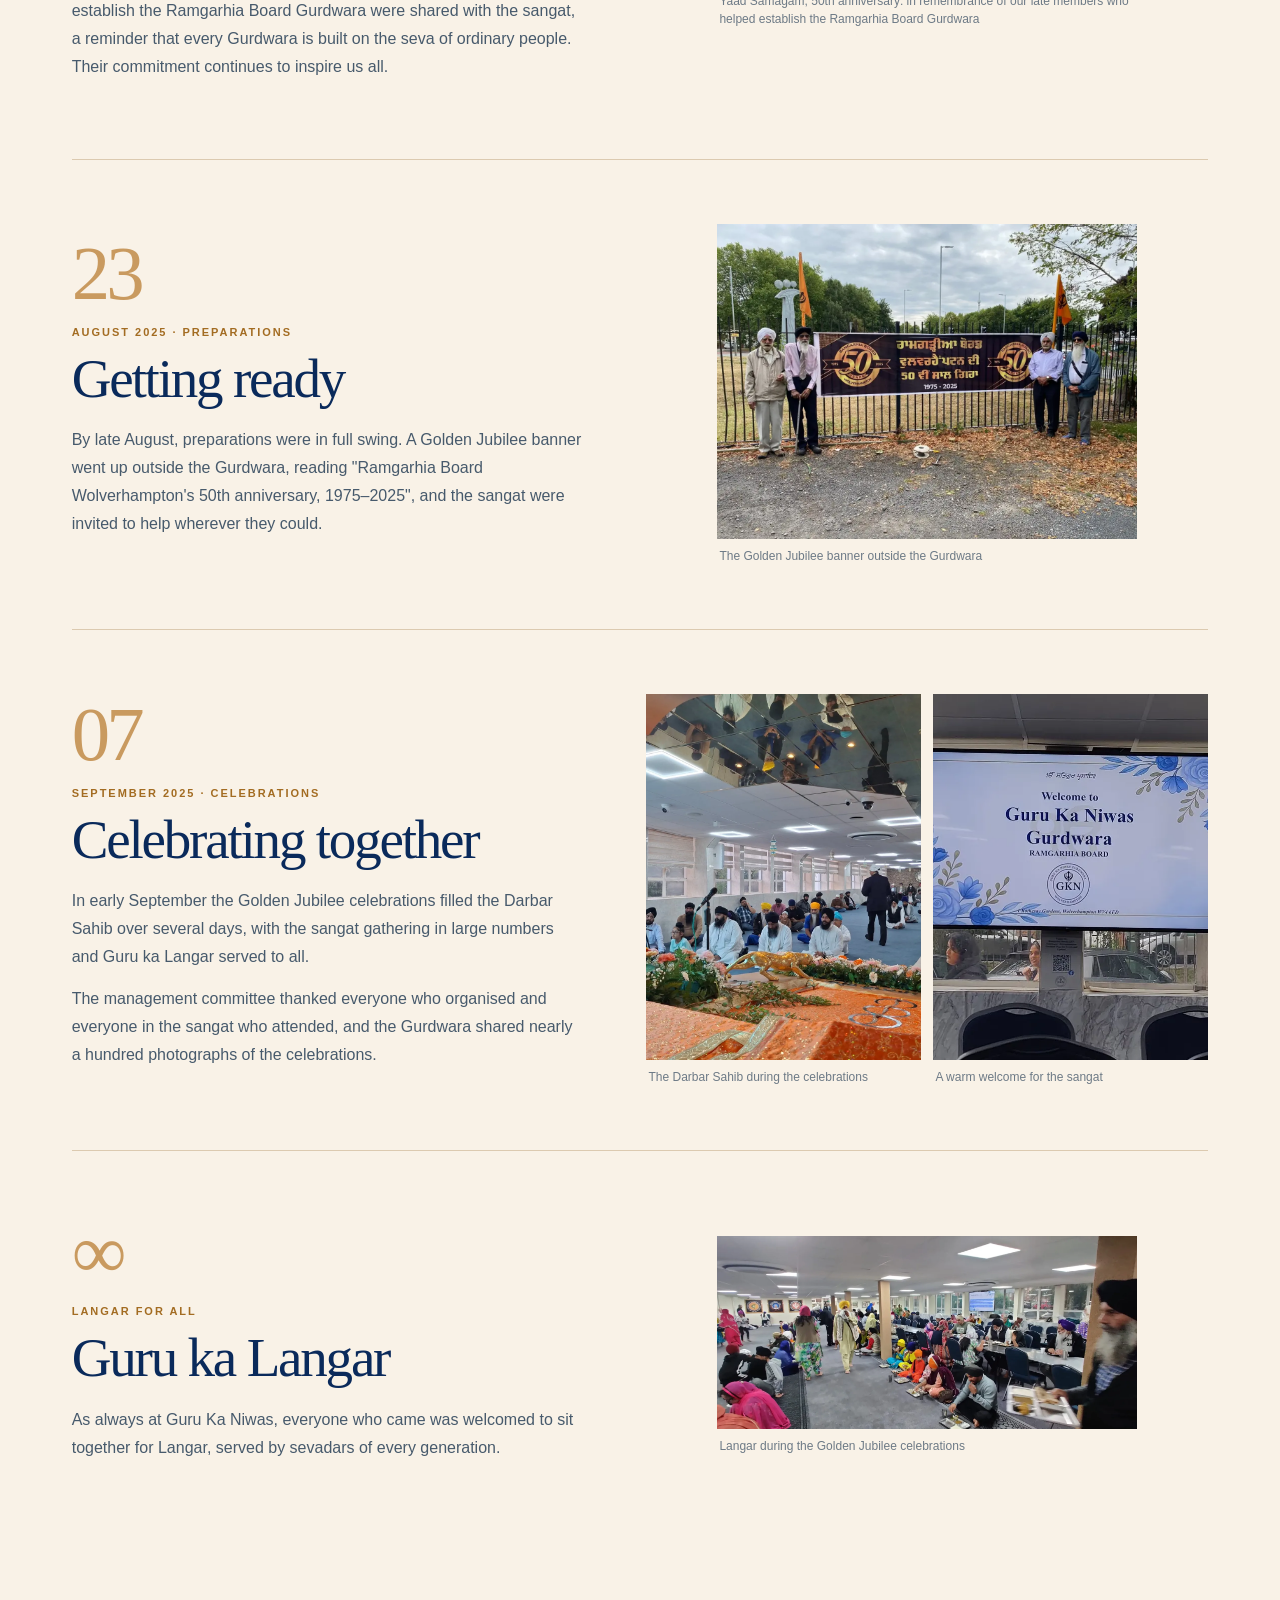
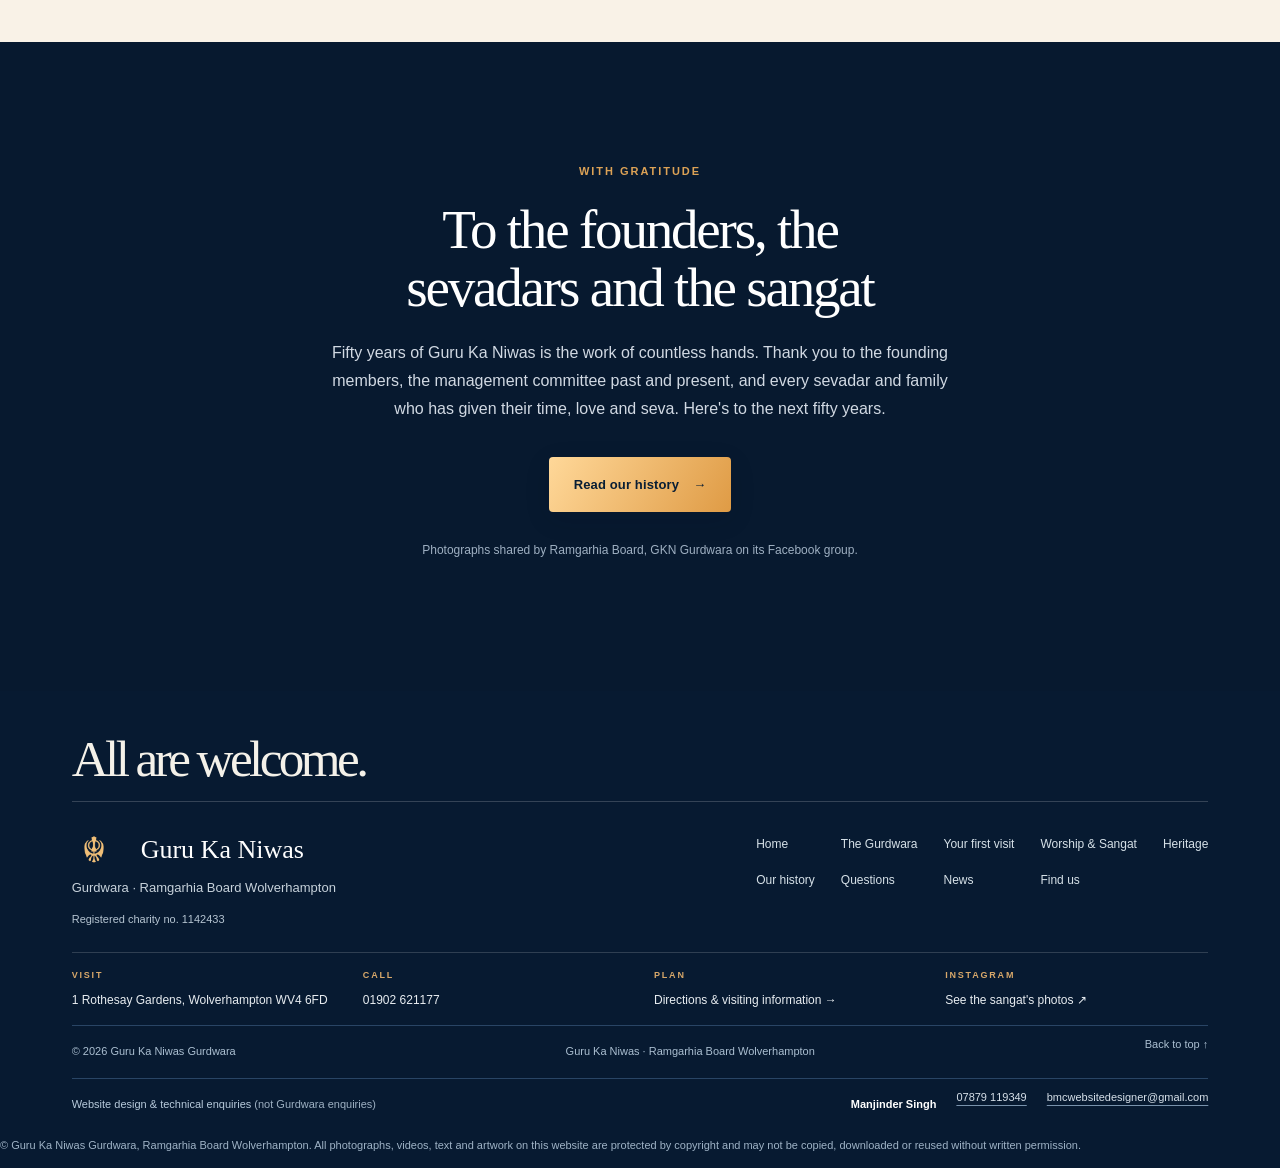
<file: news-golden-jubilee-2025.html>
<!doctype html>
<html lang="en-GB">
<head>
<meta charset="utf-8"/>
<meta content="width=device-width,initial-scale=1" name="viewport"/>
<title>Fifty years of Guru Ka Niwas: Golden Jubilee 2025 | Guru Ka Niwas Gurdwara</title>
<meta content="In 2025 Ramgarhia Board Wolverhampton marked the Golden Jubilee of its Gurdwara, 1975 to 2025, honouring its founders and celebrating with the sangat." name="description"/>
<meta content="#0A2A5B" name="theme-color"/>
<meta content="light" name="color-scheme"/>
<meta content="Fifty years of Guru Ka Niwas: Golden Jubilee 2025" property="og:title"/>
<meta content="In 2025 Ramgarhia Board Wolverhampton marked the Golden Jubilee of its Gurdwara, 1975 to 2025, honouring its founders and celebrating with the sangat." property="og:description"/>
<meta content="website" property="og:type"/>
<meta content="https://gkn-rbst.co.uk/news-golden-jubilee-2025.html" property="og:url"/>
<meta content="https://gkn-rbst.co.uk/assets/news/jubilee/jubilee-emblem.webp" property="og:image"/>
<link href="https://gkn-rbst.co.uk/news-golden-jubilee-2025.html" rel="canonical"/>
<link href="assets/favicon.svg" rel="icon" type="image/svg+xml"/>
<link href="style.css" rel="stylesheet"/>
<link href="v8.css" rel="stylesheet"/>
<link href="v9.css" rel="stylesheet"/>
<link href="v10.css" rel="stylesheet"/><link rel="stylesheet" href="news.css"><link rel="stylesheet" href="mobile.css">

</head>
<body class="page-news">
<a href="#main" class="skip-link">Skip to main content</a>
<div class="utility"><div class="container utility-inner"><span><span aria-hidden="true" class="gold-dot"></span> Ramgarhia Board · Wolverhampton</span><div class="utility-links"><span>1 Rothesay Gardens · WV4 6FD</span><a href="tel:+441902621177">Call us: 01902 621177 <span aria-hidden="true">→</span></a></div></div></div>
<header class="site-header" id="top"><div class="header-progress" aria-hidden="true"></div>
<div class="container header-row">
<a aria-label="Guru Ka Niwas Gurdwara home" class="brand" href="index.html"><span aria-hidden="true" class="brand-symbol"><img class="v9-brand-mark" src="assets/khanda-mark.png" alt=""></span><span class="brand-copy"><strong>Guru Ka Niwas</strong><small>RAMGARHIA BOARD · WOLVERHAMPTON</small></span></a>
<nav aria-label="Main navigation" class="desktop-nav"><a href="index.html">Home</a><a href="gurdwara.html">The Gurdwara</a><a href="first-visit.html">Your first visit</a><a href="worship.html">Worship &amp; Sangat</a><a href="heritage.html">Heritage</a><a href="our-history.html">Our history</a><a href="questions.html">Questions</a><a aria-current="page" href="news.html">News</a><a href="find-us.html">Find us</a></nav>
<a class="head-cta" href="first-visit.html">Plan a visit <span aria-hidden="true">→</span></a>
<button aria-controls="mobile-nav" aria-expanded="false" class="menu-button" id="menu-button" type="button"><span>Menu</span><span class="hamburger"><i></i><i></i></span></button>
</div>
<nav aria-label="Mobile navigation" class="mobile-nav" hidden="" id="mobile-nav"><a href="index.html">Home</a><a href="gurdwara.html">The Gurdwara</a><a href="first-visit.html">Your first visit</a><a href="worship.html">Worship &amp; Sangat</a><a href="heritage.html">Heritage</a><a href="our-history.html">Our history</a><a href="questions.html">Questions</a><a aria-current="page" href="news.html">News</a><a href="find-us.html">Find us</a></nav>
</header>
<main id="main">
<section class="nw-hero has-photo" aria-labelledby="page-heading"><img class="nw-hero-photo" src="assets/news/jubilee/jubilee-darbar.webp" alt="" aria-hidden="true"><div class="container">
<div class="nw-crumb"><a href="news.html">← News &amp; updates</a><span>Milestone · 2025</span></div>
<h1 id="page-heading">Fifty years of Guru Ka Niwas</h1>
<p class="nw-lead" lang="pa">ਰਾਮਗੜ੍ਹੀਆ ਬੋਰਡ ਵੁਲਵਰਹੈਂਪਟਨ ਦੀ 50ਵੀਂ ਸਾਲਗਿਰਾ · 1975–2025</p>
<p class="nw-lead">In 2025 the sangat marked the Golden Jubilee of the Ramgarhia Board Gurdwara in Wolverhampton: fifty years since its founding in 1975. Over the summer the Gurdwara remembered the founders who made it possible, and in September the whole sangat came together to celebrate.</p>
<div class="nw-meta"><span>July – September 2025</span><span>Golden Jubilee</span><span>1975–2025</span></div>
</div></section>
<section class="nw-intro"><div class="container nw-intro-grid">
<figure><img src="assets/news/jubilee/jubilee-emblem.webp" alt="The Golden Jubilee banner reading Ramgarhia Board Wolverhampton 50th anniversary, 1975 to 2025, in Gurmukhi" loading="lazy" decoding="async"><figcaption>The Golden Jubilee banner: 1975–2025</figcaption></figure>
<div><p>Fifty years ago, members of the Ramgarhia community in Wolverhampton came together to establish a Gurdwara of their own. Through decades of seva, from the early days at the Ramgarhia Board Sikh Temple to today's home at Rothesay Gardens, that vision has grown into Guru Ka Niwas.</p>
<p>The Golden Jubilee was a chance to give thanks to Waheguru, to honour those who laid the foundations, and to celebrate the sangat who carry the Gurdwara forward today.</p></div>
</div></section>
<section class="nw-steps" aria-label="The Golden Jubilee year"><div class="container">
<article class="nw-step"><div class="nw-step-text"><span class="nw-step-num" aria-hidden="true">20</span><span class="nw-step-kicker">July 2025 · Remembrance</span><h2>Honouring our founders</h2>
<p>On Sunday 20 July 2025 the Gurdwara held a heartfelt remembrance event, paying tribute to the many visionary founders whose dedication laid the foundation of the Gurdwara fifty years ago.</p>
<p>At this Yaad Samagam, collages of the late members who helped establish the Ramgarhia Board Gurdwara were shared with the sangat, a reminder that every Gurdwara is built on the seva of ordinary people. Their commitment continues to inspire us all.</p></div>
<div class="nw-step-media one"><figure class="wide"><img src="assets/news/jubilee/jubilee-founders-tribute.webp" alt="Tribute collage remembering late members who helped establish the Ramgarhia Board Gurdwara" loading="lazy" decoding="async"><figcaption>Yaad Samagam, 50th anniversary: in remembrance of our late members who helped establish the Ramgarhia Board Gurdwara</figcaption></figure></div></article>
<article class="nw-step"><div class="nw-step-text"><span class="nw-step-num" aria-hidden="true">23</span><span class="nw-step-kicker">August 2025 · Preparations</span><h2>Getting ready</h2>
<p>By late August, preparations were in full swing. A Golden Jubilee banner went up outside the Gurdwara, reading "Ramgarhia Board Wolverhampton's 50th anniversary, 1975–2025", and the sangat were invited to help wherever they could.</p></div>
<div class="nw-step-media one"><figure class="wide"><img src="assets/news/jubilee/jubilee-banner.webp" alt="Members of the sangat beside the Golden Jubilee banner outside the Gurdwara" loading="lazy" decoding="async"><figcaption>The Golden Jubilee banner outside the Gurdwara</figcaption></figure></div></article>
<article class="nw-step"><div class="nw-step-text"><span class="nw-step-num" aria-hidden="true">07</span><span class="nw-step-kicker">September 2025 · Celebrations</span><h2>Celebrating together</h2>
<p>In early September the Golden Jubilee celebrations filled the Darbar Sahib over several days, with the sangat gathering in large numbers and Guru ka Langar served to all.</p>
<p>The management committee thanked everyone who organised and everyone in the sangat who attended, and the Gurdwara shared nearly a hundred photographs of the celebrations.</p></div>
<div class="nw-step-media"><figure><img src="assets/news/jubilee/jubilee-darbar.webp" alt="The sangat seated in the Darbar Sahib during the Golden Jubilee celebrations" loading="lazy" decoding="async"><figcaption>The Darbar Sahib during the celebrations</figcaption></figure><figure><img src="assets/news/jubilee/jubilee-welcome-screen.webp" alt="A welcome screen at the Gurdwara reading Welcome to Guru Ka Niwas Gurdwara, Ramgarhia Board" loading="lazy" decoding="async"><figcaption>A warm welcome for the sangat</figcaption></figure></div></article>
<article class="nw-step"><div class="nw-step-text"><span class="nw-step-num" aria-hidden="true">∞</span><span class="nw-step-kicker">Langar for all</span><h2>Guru ka Langar</h2>
<p>As always at Guru Ka Niwas, everyone who came was welcomed to sit together for Langar, served by sevadars of every generation.</p></div>
<div class="nw-step-media one"><figure class="wide"><img src="assets/news/jubilee/jubilee-langar.webp" alt="Sangat sharing Langar in the langar hall during the Golden Jubilee" loading="lazy" decoding="async"><figcaption>Langar during the Golden Jubilee celebrations</figcaption></figure></div></article>
</div></section>
<section class="nw-thanks"><div class="container">
<span class="nw-tag">With gratitude</span>
<h2>To the founders, the sevadars and the sangat</h2>
<p>Fifty years of Guru Ka Niwas is the work of countless hands. Thank you to the founding members, the management committee past and present, and every sevadar and family who has given their time, love and seva. Here's to the next fifty years.</p>
<a class="nw-btn" href="our-history.html">Read our history <span aria-hidden="true">→</span></a>
<p class="nw-note">Photographs shared by Ramgarhia Board, GKN Gurdwara on its Facebook group.</p>
</div></section></main>
<footer><div class="container v8-footer-prelude"><span>All are <em>welcome.</em></span></div><div class="container footer-main"><div><div class="footer-brand"><img class="v9-footer-mark" src="assets/khanda-mark.png" alt=""><b>Guru Ka Niwas</b></div><p>Gurdwara · Ramgarhia Board Wolverhampton</p><small>Registered charity no. 1142433</small></div><div class="footer-links"><a href="index.html">Home</a><a href="gurdwara.html">The Gurdwara</a><a href="first-visit.html">Your first visit</a><a href="worship.html">Worship &amp; Sangat</a><a href="heritage.html">Heritage</a><a href="our-history.html">Our history</a><a href="questions.html">Questions</a><a aria-current="page" href="news.html">News</a><a href="find-us.html">Find us</a></div></div><div class="container v9-footer-contact"><span><b>VISIT</b>1 Rothesay Gardens, Wolverhampton WV4 6FD</span><a href="tel:+441902621177"><b>CALL</b>01902 621177</a><a href="find-us.html"><b>PLAN</b>Directions &amp; visiting information →</a><a href="https://www.instagram.com/explore/locations/1029260740/gkn-guru-ka-niwas/" target="_blank" rel="noopener"><b>INSTAGRAM</b>See the sangat's photos ↗</a></div><div class="container footer-bottom"><small>© <span id="year">2026</span> Guru Ka Niwas Gurdwara</small><small>Guru Ka Niwas · Ramgarhia Board Wolverhampton</small><a href="#top">Back to top ↑</a></div><div aria-label="Website designer details" class="container site-credit">
<span class="site-credit-label">Website design &amp; technical enquiries <span class="designer-boundary">(not Gurdwara enquiries)</span></span>
<span class="site-credit-details"><span class="designer-name">Manjinder Singh</span><a class="designer-phone" href="tel:+447879119349">07879 119349</a><a class="designer-email" href="mailto:bmcwebsitedesigner@gmail.com">bmcwebsitedesigner@gmail.com</a></span>
</div><p class="gk-copyright container">© Guru Ka Niwas Gurdwara, Ramgarhia Board Wolverhampton. All photographs, videos, text and artwork on this website are protected by copyright and may not be copied, downloaded or reused without written permission.</p></footer>
<script src="assets/hero-settings.js" defer></script>
<script src="script.js" defer></script>
<script src="assets/fit-text.js" defer></script><script src="assets/protect.js" defer></script></body></html>
</file>
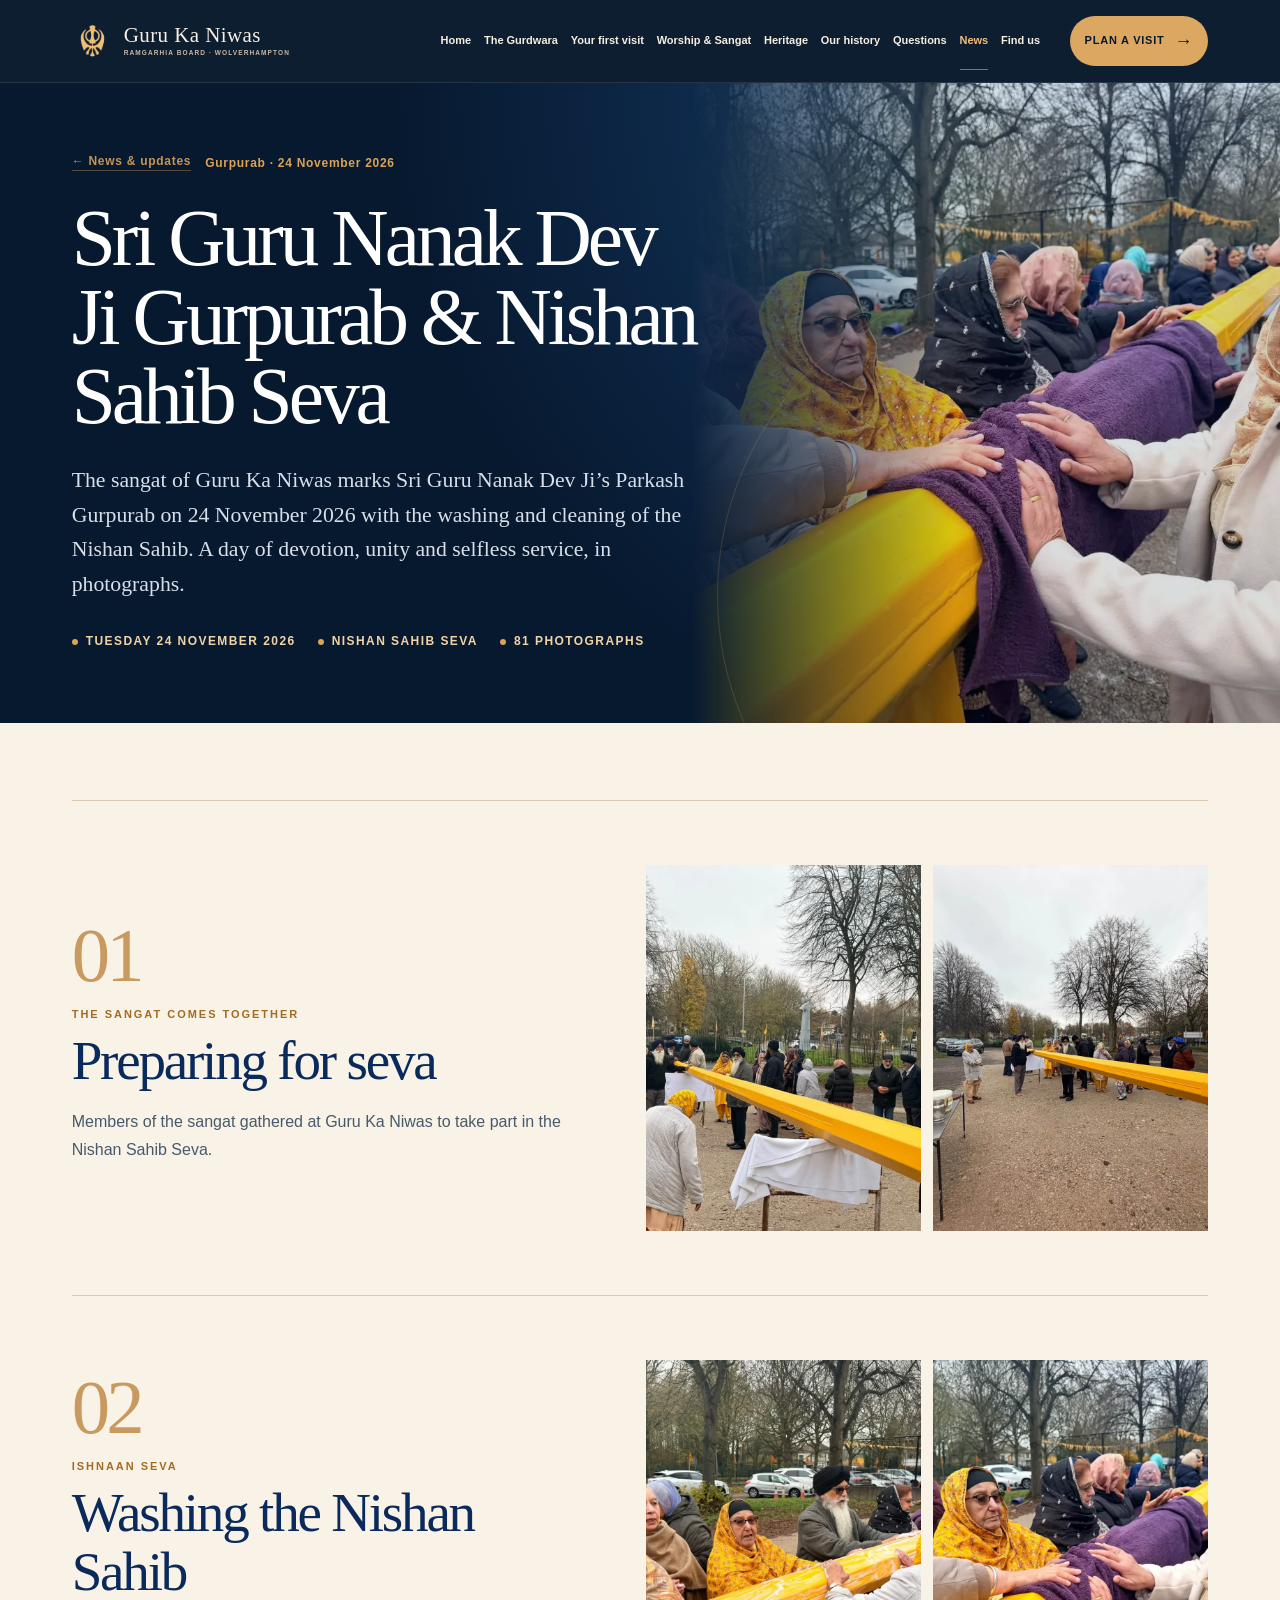
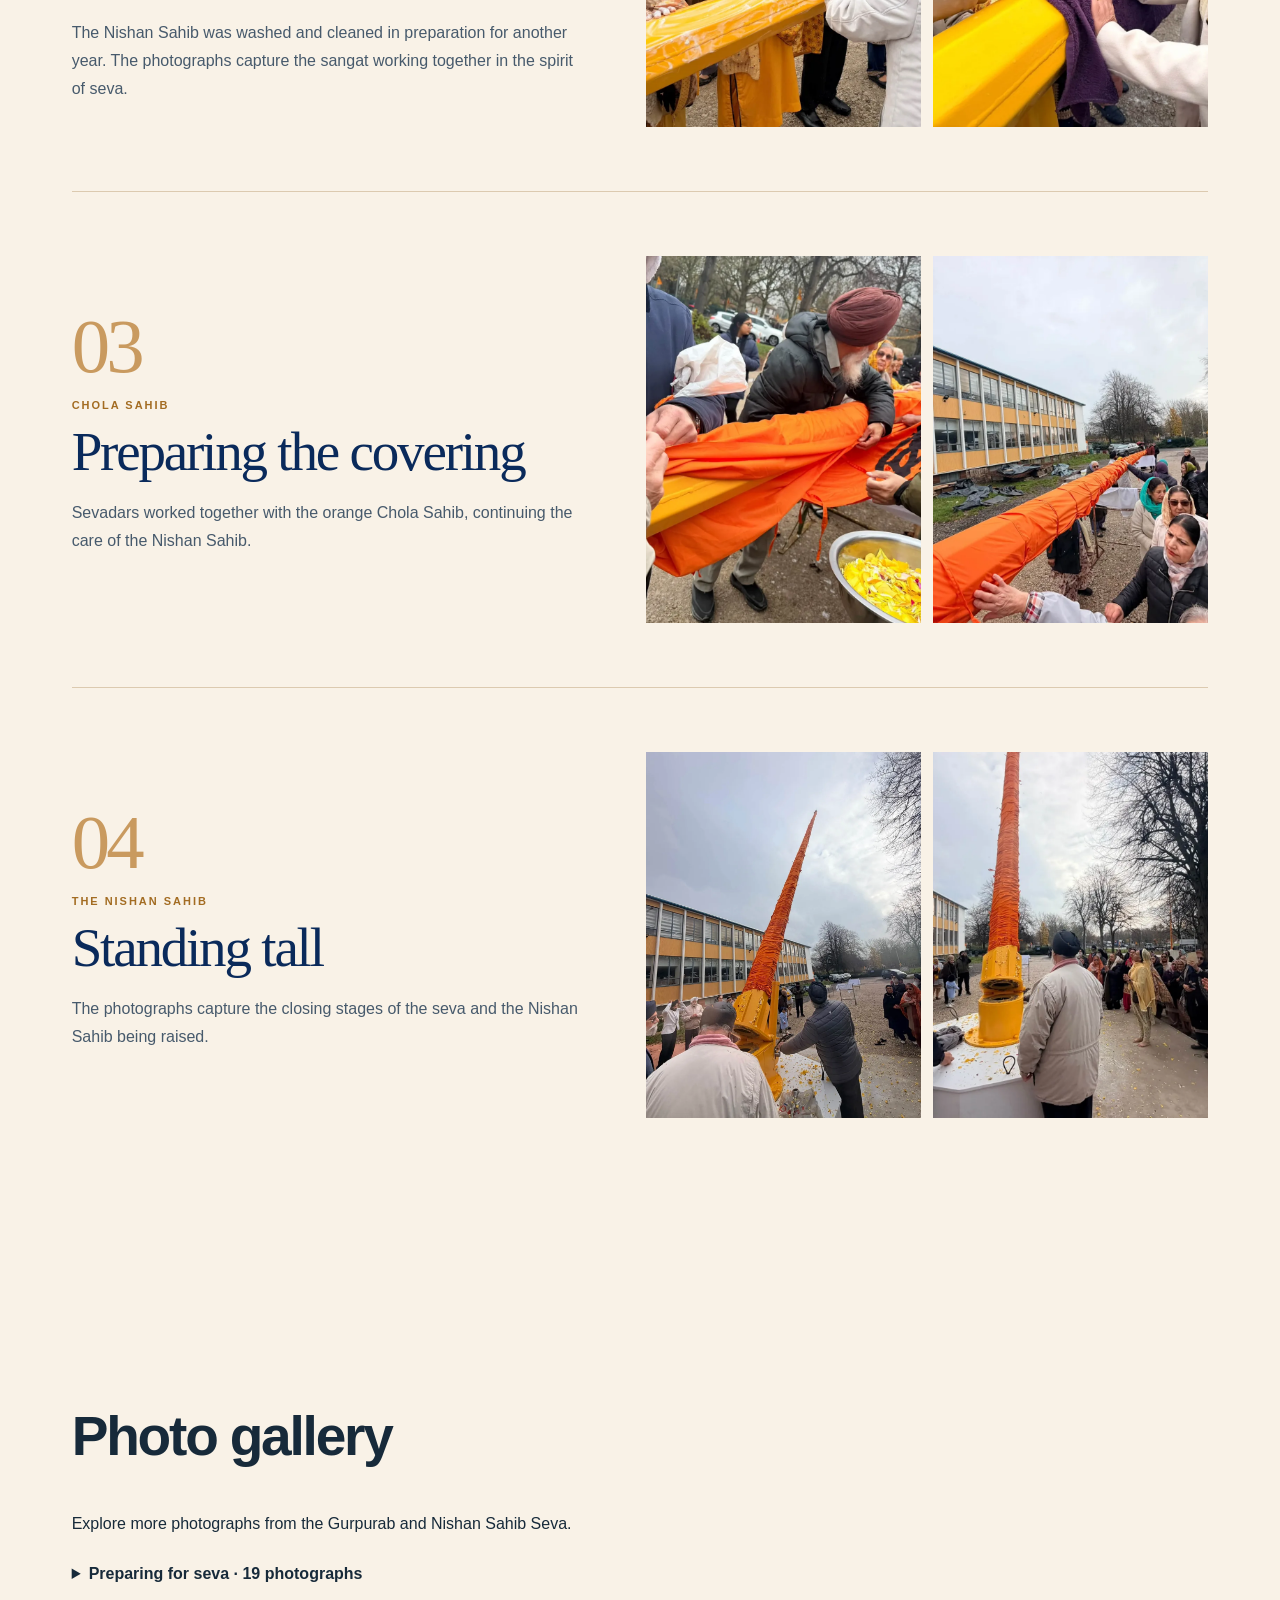
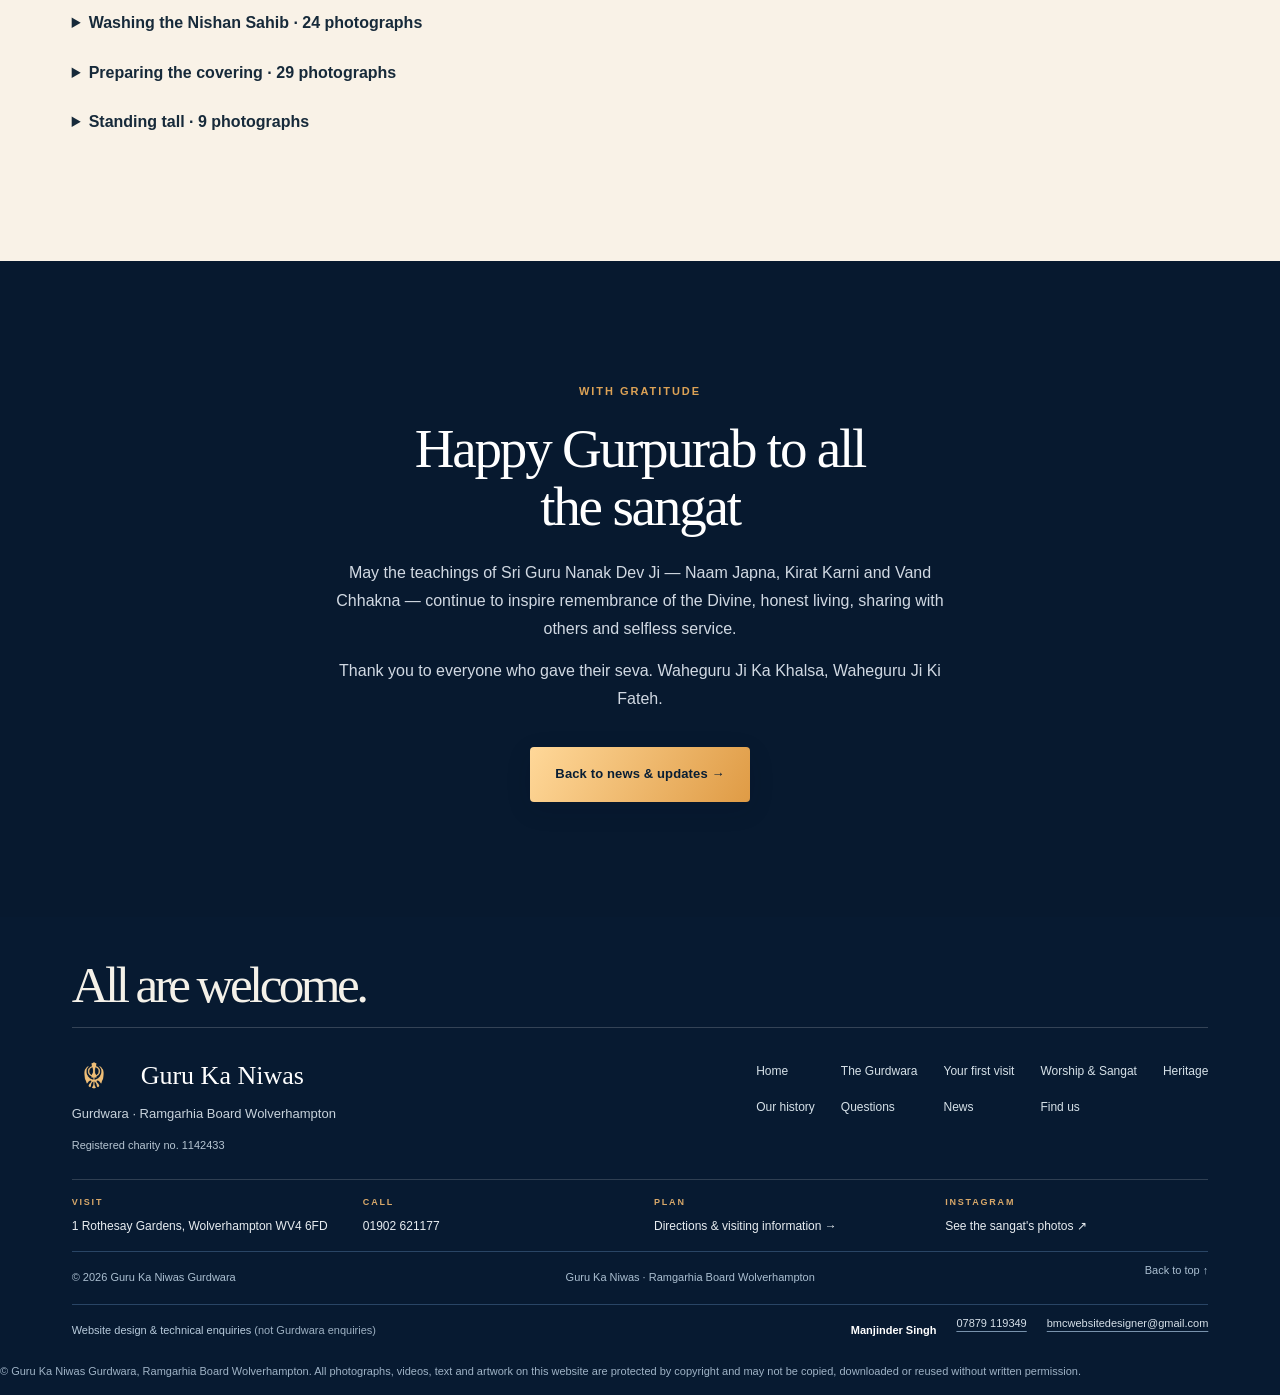
<file: news-guru-nanak-gurpurab-2026.html>
<!DOCTYPE html>

<html lang="en-GB">
<head>
<meta charset="utf-8"/>
<meta content="width=device-width,initial-scale=1" name="viewport"/>
<title>Sri Guru Nanak Dev Ji Gurpurab &amp; Nishan Sahib Seva | Guru Ka Niwas Gurdwara</title>
<meta content="The sangat of Guru Ka Niwas marks Sri Guru Nanak Dev Ji’s Parkash Gurpurab on 24 November 2026 with the washing and cleaning of the Nishan Sahib." name="description"/>
<meta content="#0A2A5B" name="theme-color"/>
<meta content="light" name="color-scheme"/>
<meta content="Sri Guru Nanak Dev Ji Gurpurab &amp; Nishan Sahib Seva" property="og:title"/>
<meta content="The sangat of Guru Ka Niwas marks Sri Guru Nanak Dev Ji’s Parkash Gurpurab on 24 November 2026 with the washing and cleaning of the Nishan Sahib." property="og:description"/>
<meta content="website" property="og:type"/>
<meta content="https://gkn-rbst.co.uk/news-guru-nanak-gurpurab-2026.html" property="og:url"/>
<meta content="https://gkn-rbst.co.uk/assets/news/gurpurab-2026/photo-38.webp" property="og:image"/>
<link href="https://gkn-rbst.co.uk/news-guru-nanak-gurpurab-2026.html" rel="canonical"/>
<link href="assets/favicon.svg" rel="icon" type="image/svg+xml"/>
<link href="style.css" rel="stylesheet"/>
<link href="v8.css" rel="stylesheet"/>
<link href="v9.css" rel="stylesheet"/>
<link href="v10.css" rel="stylesheet"/><link href="news.css" rel="stylesheet"/><link href="mobile.css" rel="stylesheet"/>
</head>
<body class="page-news">
<a class="skip-link" href="#main">Skip to main content</a>
<div class="utility"><div class="container utility-inner"><span><span aria-hidden="true" class="gold-dot"></span> Ramgarhia Board · Wolverhampton</span><div class="utility-links"><span>1 Rothesay Gardens · WV4 6FD</span><a href="tel:+441902621177">Call us: 01902 621177 <span aria-hidden="true">→</span></a></div></div></div>
<header class="site-header" id="top"><div aria-hidden="true" class="header-progress"></div>
<div class="container header-row">
<a aria-label="Guru Ka Niwas Gurdwara home" class="brand" href="index.html"><span aria-hidden="true" class="brand-symbol"><img alt="" class="v9-brand-mark" src="assets/khanda-mark.png"/></span><span class="brand-copy"><strong>Guru Ka Niwas</strong><small>RAMGARHIA BOARD · WOLVERHAMPTON</small></span></a>
<nav aria-label="Main navigation" class="desktop-nav"><a href="index.html">Home</a><a href="gurdwara.html">The Gurdwara</a><a href="first-visit.html">Your first visit</a><a href="worship.html">Worship &amp; Sangat</a><a href="heritage.html">Heritage</a><a href="our-history.html">Our history</a><a href="questions.html">Questions</a><a aria-current="page" href="news.html">News</a><a href="find-us.html">Find us</a></nav>
<a class="head-cta" href="first-visit.html">Plan a visit <span aria-hidden="true">→</span></a>
<button aria-controls="mobile-nav" aria-expanded="false" class="menu-button" id="menu-button" type="button"><span>Menu</span><span class="hamburger"><i></i><i></i></span></button>
</div>
<nav aria-label="Mobile navigation" class="mobile-nav" hidden="" id="mobile-nav"><a href="index.html">Home</a><a href="gurdwara.html">The Gurdwara</a><a href="first-visit.html">Your first visit</a><a href="worship.html">Worship &amp; Sangat</a><a href="heritage.html">Heritage</a><a href="our-history.html">Our history</a><a href="questions.html">Questions</a><a aria-current="page" href="news.html">News</a><a href="find-us.html">Find us</a></nav>
</header>
<main id="main"><section aria-labelledby="page-heading" class="nw-hero has-photo"><img alt="" aria-hidden="true" class="nw-hero-photo" src="assets/news/gurpurab-2026/photo-38.webp"/><div class="container"><div class="nw-crumb"><a href="news.html">← News &amp; updates</a><span>Gurpurab · 24 November 2026</span></div><h1 id="page-heading">Sri Guru Nanak Dev Ji Gurpurab &amp; Nishan Sahib Seva</h1><p class="nw-lead">The sangat of Guru Ka Niwas marks Sri Guru Nanak Dev Ji’s Parkash Gurpurab on 24 November 2026 with the washing and cleaning of the Nishan Sahib. A day of devotion, unity and selfless service, in photographs.</p><div class="nw-meta"><span>Tuesday 24 November 2026</span><span>Nishan Sahib Seva</span><span>81 photographs</span></div></div></section><section aria-label="Nishan Sahib Seva" class="nw-steps"><div class="container"><article class="nw-step"><div class="nw-step-text"><span aria-hidden="true" class="nw-step-num">01</span><span class="nw-step-kicker">The sangat comes together</span><h2>Preparing for seva</h2><p>Members of the sangat gathered at Guru Ka Niwas to take part in the Nishan Sahib Seva.</p></div><div class="nw-step-media"><figure><img alt="Preparing for seva" decoding="async" loading="lazy" src="assets/news/gurpurab-2026/photo-08.webp"/></figure><figure><img alt="Preparing for seva" decoding="async" loading="lazy" src="assets/news/gurpurab-2026/photo-14.webp"/></figure></div></article><article class="nw-step"><div class="nw-step-text"><span aria-hidden="true" class="nw-step-num">02</span><span class="nw-step-kicker">Ishnaan seva</span><h2>Washing the Nishan Sahib</h2><p>The Nishan Sahib was washed and cleaned in preparation for another year. The photographs capture the sangat working together in the spirit of seva.</p></div><div class="nw-step-media"><figure><img alt="Washing the Nishan Sahib" decoding="async" loading="lazy" src="assets/news/gurpurab-2026/photo-24.webp"/></figure><figure><img alt="Washing the Nishan Sahib" decoding="async" loading="lazy" src="assets/news/gurpurab-2026/photo-38.webp"/></figure></div></article><article class="nw-step"><div class="nw-step-text"><span aria-hidden="true" class="nw-step-num">03</span><span class="nw-step-kicker">Chola Sahib</span><h2>Preparing the covering</h2><p>Sevadars worked together with the orange Chola Sahib, continuing the care of the Nishan Sahib.</p></div><div class="nw-step-media"><figure><img alt="Preparing the covering" decoding="async" loading="lazy" src="assets/news/gurpurab-2026/photo-53.webp"/></figure><figure><img alt="Preparing the covering" decoding="async" loading="lazy" src="assets/news/gurpurab-2026/photo-67.webp"/></figure></div></article><article class="nw-step"><div class="nw-step-text"><span aria-hidden="true" class="nw-step-num">04</span><span class="nw-step-kicker">The Nishan Sahib</span><h2>Standing tall</h2><p>The photographs capture the closing stages of the seva and the Nishan Sahib being raised.</p></div><div class="nw-step-media"><figure><img alt="Standing tall" decoding="async" loading="lazy" src="assets/news/gurpurab-2026/photo-78.webp"/></figure><figure><img alt="Standing tall" decoding="async" loading="lazy" src="assets/news/gurpurab-2026/photo-80.webp"/></figure></div></article></div></section><section aria-labelledby="gallery-title" class="nw-steps"><div class="container"><h2 id="gallery-title">Photo gallery</h2><p>Explore more photographs from the Gurpurab and Nishan Sahib Seva.</p><details style="margin:1.5rem 0"><summary style="cursor:pointer;font-weight:700">Preparing for seva · 19 photographs</summary><div class="nw-step-media" style="margin-top:1rem"><figure><img alt="Preparing for seva – photograph 1" decoding="async" loading="lazy" src="assets/news/gurpurab-2026/photo-01.webp"/></figure><figure><img alt="Preparing for seva – photograph 2" decoding="async" loading="lazy" src="assets/news/gurpurab-2026/photo-02.webp"/></figure><figure><img alt="Preparing for seva – photograph 3" decoding="async" loading="lazy" src="assets/news/gurpurab-2026/photo-03.webp"/></figure><figure><img alt="Preparing for seva – photograph 4" decoding="async" loading="lazy" src="assets/news/gurpurab-2026/photo-04.webp"/></figure><figure><img alt="Preparing for seva – photograph 5" decoding="async" loading="lazy" src="assets/news/gurpurab-2026/photo-05.webp"/></figure><figure><img alt="Preparing for seva – photograph 6" decoding="async" loading="lazy" src="assets/news/gurpurab-2026/photo-06.webp"/></figure><figure><img alt="Preparing for seva – photograph 7" decoding="async" loading="lazy" src="assets/news/gurpurab-2026/photo-07.webp"/></figure><figure><img alt="Preparing for seva – photograph 8" decoding="async" loading="lazy" src="assets/news/gurpurab-2026/photo-08.webp"/></figure><figure><img alt="Preparing for seva – photograph 9" decoding="async" loading="lazy" src="assets/news/gurpurab-2026/photo-09.webp"/></figure><figure><img alt="Preparing for seva – photograph 10" decoding="async" loading="lazy" src="assets/news/gurpurab-2026/photo-10.webp"/></figure><figure><img alt="Preparing for seva – photograph 11" decoding="async" loading="lazy" src="assets/news/gurpurab-2026/photo-11.webp"/></figure><figure><img alt="Preparing for seva – photograph 12" decoding="async" loading="lazy" src="assets/news/gurpurab-2026/photo-12.webp"/></figure><figure><img alt="Preparing for seva – photograph 13" decoding="async" loading="lazy" src="assets/news/gurpurab-2026/photo-13.webp"/></figure><figure><img alt="Preparing for seva – photograph 14" decoding="async" loading="lazy" src="assets/news/gurpurab-2026/photo-14.webp"/></figure><figure><img alt="Preparing for seva – photograph 15" decoding="async" loading="lazy" src="assets/news/gurpurab-2026/photo-15.webp"/></figure><figure><img alt="Preparing for seva – photograph 16" decoding="async" loading="lazy" src="assets/news/gurpurab-2026/photo-16.webp"/></figure><figure><img alt="Preparing for seva – photograph 17" decoding="async" loading="lazy" src="assets/news/gurpurab-2026/photo-17.webp"/></figure><figure><img alt="Preparing for seva – photograph 18" decoding="async" loading="lazy" src="assets/news/gurpurab-2026/photo-18.webp"/></figure><figure><img alt="Preparing for seva – photograph 19" decoding="async" loading="lazy" src="assets/news/gurpurab-2026/photo-19.webp"/></figure></div></details><details style="margin:1.5rem 0"><summary style="cursor:pointer;font-weight:700">Washing the Nishan Sahib · 24 photographs</summary><div class="nw-step-media" style="margin-top:1rem"><figure><img alt="Washing the Nishan Sahib – photograph 20" decoding="async" loading="lazy" src="assets/news/gurpurab-2026/photo-20.webp"/></figure><figure><img alt="Washing the Nishan Sahib – photograph 21" decoding="async" loading="lazy" src="assets/news/gurpurab-2026/photo-21.webp"/></figure><figure><img alt="Washing the Nishan Sahib – photograph 22" decoding="async" loading="lazy" src="assets/news/gurpurab-2026/photo-22.webp"/></figure><figure><img alt="Washing the Nishan Sahib – photograph 23" decoding="async" loading="lazy" src="assets/news/gurpurab-2026/photo-23.webp"/></figure><figure><img alt="Washing the Nishan Sahib – photograph 24" decoding="async" loading="lazy" src="assets/news/gurpurab-2026/photo-24.webp"/></figure><figure><img alt="Washing the Nishan Sahib – photograph 25" decoding="async" loading="lazy" src="assets/news/gurpurab-2026/photo-25.webp"/></figure><figure><img alt="Washing the Nishan Sahib – photograph 26" decoding="async" loading="lazy" src="assets/news/gurpurab-2026/photo-26.webp"/></figure><figure><img alt="Washing the Nishan Sahib – photograph 27" decoding="async" loading="lazy" src="assets/news/gurpurab-2026/photo-27.webp"/></figure><figure><img alt="Washing the Nishan Sahib – photograph 28" decoding="async" loading="lazy" src="assets/news/gurpurab-2026/photo-28.webp"/></figure><figure><img alt="Washing the Nishan Sahib – photograph 29" decoding="async" loading="lazy" src="assets/news/gurpurab-2026/photo-29.webp"/></figure><figure><img alt="Washing the Nishan Sahib – photograph 30" decoding="async" loading="lazy" src="assets/news/gurpurab-2026/photo-30.webp"/></figure><figure><img alt="Washing the Nishan Sahib – photograph 31" decoding="async" loading="lazy" src="assets/news/gurpurab-2026/photo-31.webp"/></figure><figure><img alt="Washing the Nishan Sahib – photograph 32" decoding="async" loading="lazy" src="assets/news/gurpurab-2026/photo-32.webp"/></figure><figure><img alt="Washing the Nishan Sahib – photograph 33" decoding="async" loading="lazy" src="assets/news/gurpurab-2026/photo-33.webp"/></figure><figure><img alt="Washing the Nishan Sahib – photograph 34" decoding="async" loading="lazy" src="assets/news/gurpurab-2026/photo-34.webp"/></figure><figure><img alt="Washing the Nishan Sahib – photograph 35" decoding="async" loading="lazy" src="assets/news/gurpurab-2026/photo-35.webp"/></figure><figure><img alt="Washing the Nishan Sahib – photograph 36" decoding="async" loading="lazy" src="assets/news/gurpurab-2026/photo-36.webp"/></figure><figure><img alt="Washing the Nishan Sahib – photograph 37" decoding="async" loading="lazy" src="assets/news/gurpurab-2026/photo-37.webp"/></figure><figure><img alt="Washing the Nishan Sahib – photograph 38" decoding="async" loading="lazy" src="assets/news/gurpurab-2026/photo-38.webp"/></figure><figure><img alt="Washing the Nishan Sahib – photograph 39" decoding="async" loading="lazy" src="assets/news/gurpurab-2026/photo-39.webp"/></figure><figure><img alt="Washing the Nishan Sahib – photograph 40" decoding="async" loading="lazy" src="assets/news/gurpurab-2026/photo-40.webp"/></figure><figure><img alt="Washing the Nishan Sahib – photograph 41" decoding="async" loading="lazy" src="assets/news/gurpurab-2026/photo-41.webp"/></figure><figure><img alt="Washing the Nishan Sahib – photograph 42" decoding="async" loading="lazy" src="assets/news/gurpurab-2026/photo-42.webp"/></figure><figure><img alt="Washing the Nishan Sahib – photograph 43" decoding="async" loading="lazy" src="assets/news/gurpurab-2026/photo-43.webp"/></figure></div></details><details style="margin:1.5rem 0"><summary style="cursor:pointer;font-weight:700">Preparing the covering · 29 photographs</summary><div class="nw-step-media" style="margin-top:1rem"><figure><img alt="Preparing the covering – photograph 44" decoding="async" loading="lazy" src="assets/news/gurpurab-2026/photo-44.webp"/></figure><figure><img alt="Preparing the covering – photograph 45" decoding="async" loading="lazy" src="assets/news/gurpurab-2026/photo-45.webp"/></figure><figure><img alt="Preparing the covering – photograph 46" decoding="async" loading="lazy" src="assets/news/gurpurab-2026/photo-46.webp"/></figure><figure><img alt="Preparing the covering – photograph 47" decoding="async" loading="lazy" src="assets/news/gurpurab-2026/photo-47.webp"/></figure><figure><img alt="Preparing the covering – photograph 48" decoding="async" loading="lazy" src="assets/news/gurpurab-2026/photo-48.webp"/></figure><figure><img alt="Preparing the covering – photograph 49" decoding="async" loading="lazy" src="assets/news/gurpurab-2026/photo-49.webp"/></figure><figure><img alt="Preparing the covering – photograph 50" decoding="async" loading="lazy" src="assets/news/gurpurab-2026/photo-50.webp"/></figure><figure><img alt="Preparing the covering – photograph 51" decoding="async" loading="lazy" src="assets/news/gurpurab-2026/photo-51.webp"/></figure><figure><img alt="Preparing the covering – photograph 52" decoding="async" loading="lazy" src="assets/news/gurpurab-2026/photo-52.webp"/></figure><figure><img alt="Preparing the covering – photograph 53" decoding="async" loading="lazy" src="assets/news/gurpurab-2026/photo-53.webp"/></figure><figure><img alt="Preparing the covering – photograph 54" decoding="async" loading="lazy" src="assets/news/gurpurab-2026/photo-54.webp"/></figure><figure><img alt="Preparing the covering – photograph 55" decoding="async" loading="lazy" src="assets/news/gurpurab-2026/photo-55.webp"/></figure><figure><img alt="Preparing the covering – photograph 56" decoding="async" loading="lazy" src="assets/news/gurpurab-2026/photo-56.webp"/></figure><figure><img alt="Preparing the covering – photograph 57" decoding="async" loading="lazy" src="assets/news/gurpurab-2026/photo-57.webp"/></figure><figure><img alt="Preparing the covering – photograph 58" decoding="async" loading="lazy" src="assets/news/gurpurab-2026/photo-58.webp"/></figure><figure><img alt="Preparing the covering – photograph 59" decoding="async" loading="lazy" src="assets/news/gurpurab-2026/photo-59.webp"/></figure><figure><img alt="Preparing the covering – photograph 60" decoding="async" loading="lazy" src="assets/news/gurpurab-2026/photo-60.webp"/></figure><figure><img alt="Preparing the covering – photograph 61" decoding="async" loading="lazy" src="assets/news/gurpurab-2026/photo-61.webp"/></figure><figure><img alt="Preparing the covering – photograph 62" decoding="async" loading="lazy" src="assets/news/gurpurab-2026/photo-62.webp"/></figure><figure><img alt="Preparing the covering – photograph 63" decoding="async" loading="lazy" src="assets/news/gurpurab-2026/photo-63.webp"/></figure><figure><img alt="Preparing the covering – photograph 64" decoding="async" loading="lazy" src="assets/news/gurpurab-2026/photo-64.webp"/></figure><figure><img alt="Preparing the covering – photograph 65" decoding="async" loading="lazy" src="assets/news/gurpurab-2026/photo-65.webp"/></figure><figure><img alt="Preparing the covering – photograph 66" decoding="async" loading="lazy" src="assets/news/gurpurab-2026/photo-66.webp"/></figure><figure><img alt="Preparing the covering – photograph 67" decoding="async" loading="lazy" src="assets/news/gurpurab-2026/photo-67.webp"/></figure><figure><img alt="Preparing the covering – photograph 68" decoding="async" loading="lazy" src="assets/news/gurpurab-2026/photo-68.webp"/></figure><figure><img alt="Preparing the covering – photograph 69" decoding="async" loading="lazy" src="assets/news/gurpurab-2026/photo-69.webp"/></figure><figure><img alt="Preparing the covering – photograph 70" decoding="async" loading="lazy" src="assets/news/gurpurab-2026/photo-70.webp"/></figure><figure><img alt="Preparing the covering – photograph 71" decoding="async" loading="lazy" src="assets/news/gurpurab-2026/photo-71.webp"/></figure><figure><img alt="Preparing the covering – photograph 72" decoding="async" loading="lazy" src="assets/news/gurpurab-2026/photo-72.webp"/></figure></div></details><details style="margin:1.5rem 0"><summary style="cursor:pointer;font-weight:700">Standing tall · 9 photographs</summary><div class="nw-step-media" style="margin-top:1rem"><figure><img alt="Standing tall – photograph 73" decoding="async" loading="lazy" src="assets/news/gurpurab-2026/photo-73.webp"/></figure><figure><img alt="Standing tall – photograph 74" decoding="async" loading="lazy" src="assets/news/gurpurab-2026/photo-74.webp"/></figure><figure><img alt="Standing tall – photograph 75" decoding="async" loading="lazy" src="assets/news/gurpurab-2026/photo-75.webp"/></figure><figure><img alt="Standing tall – photograph 76" decoding="async" loading="lazy" src="assets/news/gurpurab-2026/photo-76.webp"/></figure><figure><img alt="Standing tall – photograph 77" decoding="async" loading="lazy" src="assets/news/gurpurab-2026/photo-77.webp"/></figure><figure><img alt="Standing tall – photograph 78" decoding="async" loading="lazy" src="assets/news/gurpurab-2026/photo-78.webp"/></figure><figure><img alt="Standing tall – photograph 79" decoding="async" loading="lazy" src="assets/news/gurpurab-2026/photo-79.webp"/></figure><figure><img alt="Standing tall – photograph 80" decoding="async" loading="lazy" src="assets/news/gurpurab-2026/photo-80.webp"/></figure><figure><img alt="Standing tall – photograph 81" decoding="async" loading="lazy" src="assets/news/gurpurab-2026/photo-81.webp"/></figure></div></details></div></section><section class="nw-thanks"><div class="container"><span class="nw-tag">With gratitude</span><h2>Happy Gurpurab to all the sangat</h2><p>May the teachings of Sri Guru Nanak Dev Ji — Naam Japna, Kirat Karni and Vand Chhakna — continue to inspire remembrance of the Divine, honest living, sharing with others and selfless service.</p><p>Thank you to everyone who gave their seva. Waheguru Ji Ka Khalsa, Waheguru Ji Ki Fateh.</p><a class="nw-btn" href="news.html">Back to news &amp; updates →</a></div></section></main>
<footer><div class="container v8-footer-prelude"><span>All are <em>welcome.</em></span></div><div class="container footer-main"><div><div class="footer-brand"><img alt="" class="v9-footer-mark" src="assets/khanda-mark.png"/><b>Guru Ka Niwas</b></div><p>Gurdwara · Ramgarhia Board Wolverhampton</p><small>Registered charity no. 1142433</small></div><div class="footer-links"><a href="index.html">Home</a><a href="gurdwara.html">The Gurdwara</a><a href="first-visit.html">Your first visit</a><a href="worship.html">Worship &amp; Sangat</a><a href="heritage.html">Heritage</a><a href="our-history.html">Our history</a><a href="questions.html">Questions</a><a aria-current="page" href="news.html">News</a><a href="find-us.html">Find us</a></div></div><div class="container v9-footer-contact"><span><b>VISIT</b>1 Rothesay Gardens, Wolverhampton WV4 6FD</span><a href="tel:+441902621177"><b>CALL</b>01902 621177</a><a href="find-us.html"><b>PLAN</b>Directions &amp; visiting information →</a><a href="https://www.instagram.com/explore/locations/1029260740/gkn-guru-ka-niwas/" rel="noopener" target="_blank"><b>INSTAGRAM</b>See the sangat's photos ↗</a></div><div class="container footer-bottom"><small>© <span id="year">2026</span> Guru Ka Niwas Gurdwara</small><small>Guru Ka Niwas · Ramgarhia Board Wolverhampton</small><a href="#top">Back to top ↑</a></div><div aria-label="Website designer details" class="container site-credit">
<span class="site-credit-label">Website design &amp; technical enquiries <span class="designer-boundary">(not Gurdwara enquiries)</span></span>
<span class="site-credit-details"><span class="designer-name">Manjinder Singh</span><a class="designer-phone" href="tel:+447879119349">07879 119349</a><a class="designer-email" href="mailto:bmcwebsitedesigner@gmail.com">bmcwebsitedesigner@gmail.com</a></span>
</div><p class="gk-copyright container">© Guru Ka Niwas Gurdwara, Ramgarhia Board Wolverhampton. All photographs, videos, text and artwork on this website are protected by copyright and may not be copied, downloaded or reused without written permission.</p></footer>
<script defer="" src="assets/hero-settings.js"></script>
<script defer="" src="script.js"></script>
<script defer="" src="assets/fit-text.js"></script><script defer="" src="assets/protect.js"></script></body></html>
</file>
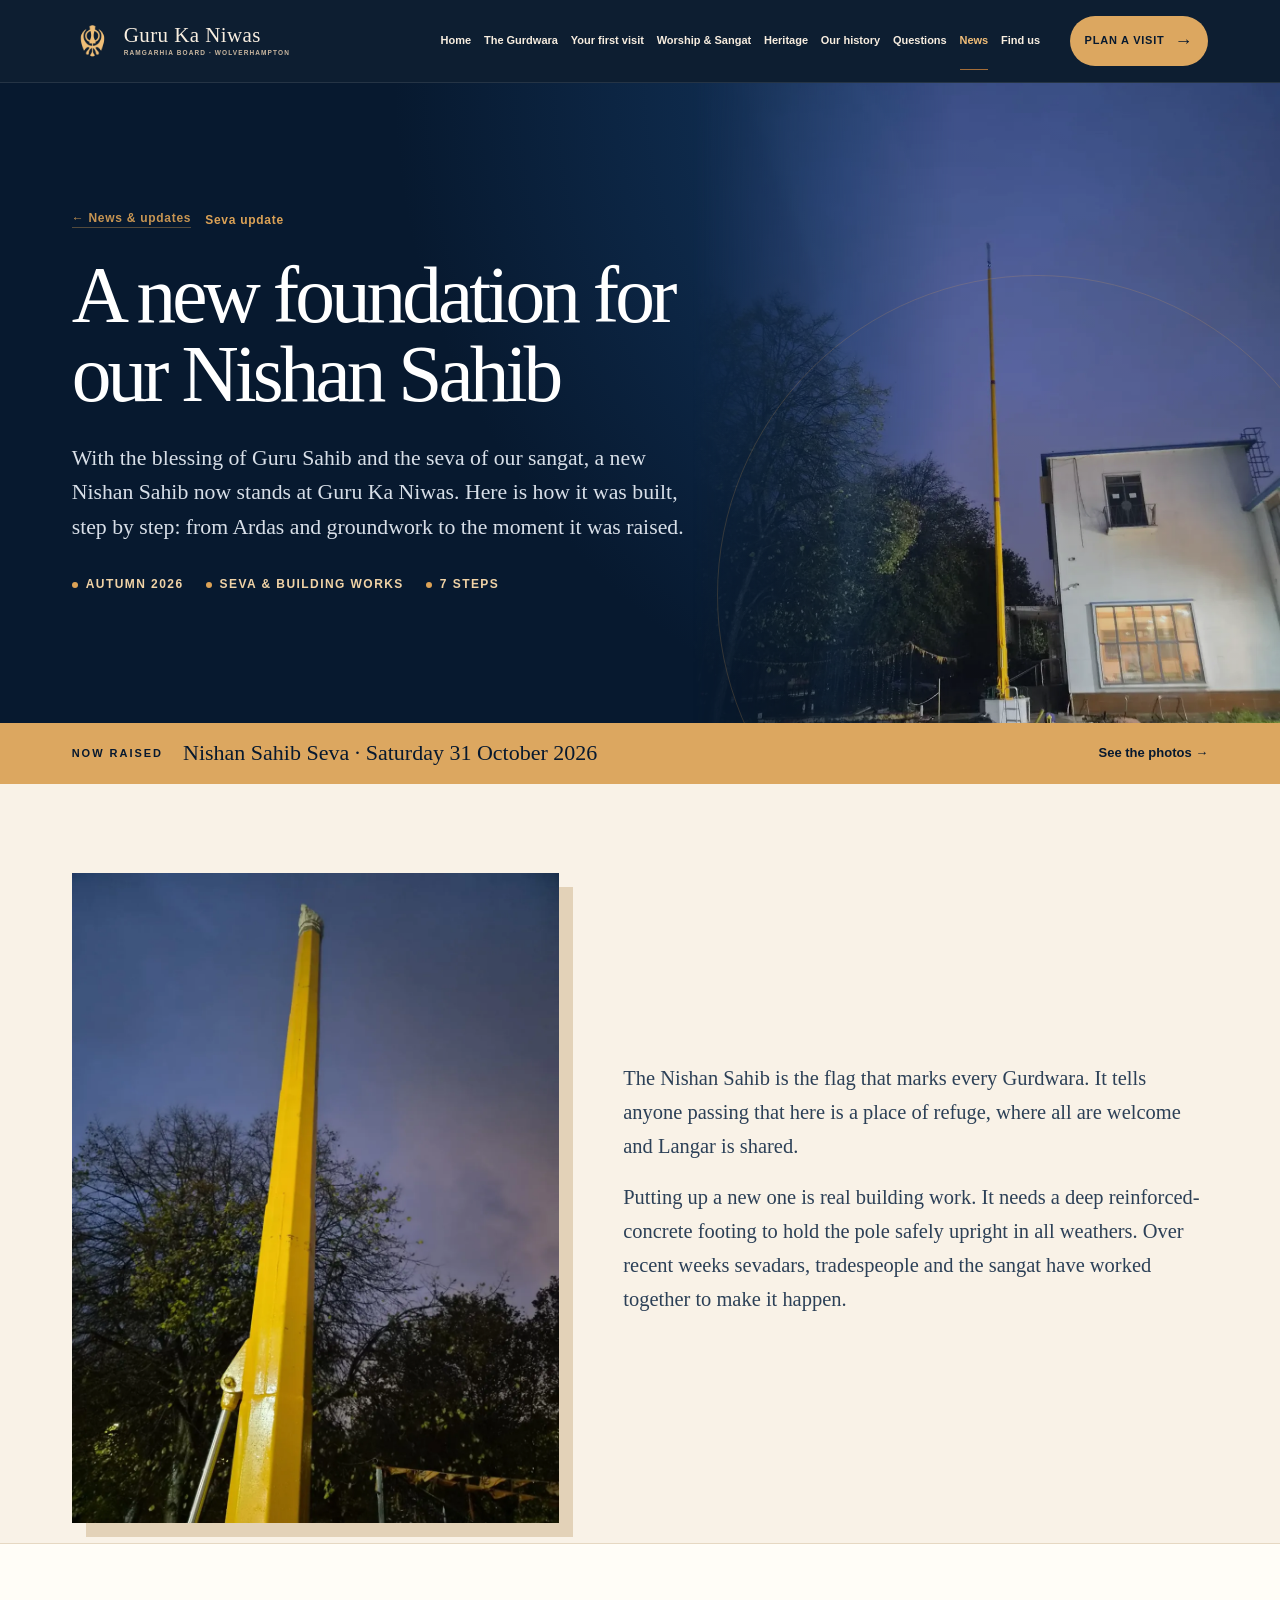
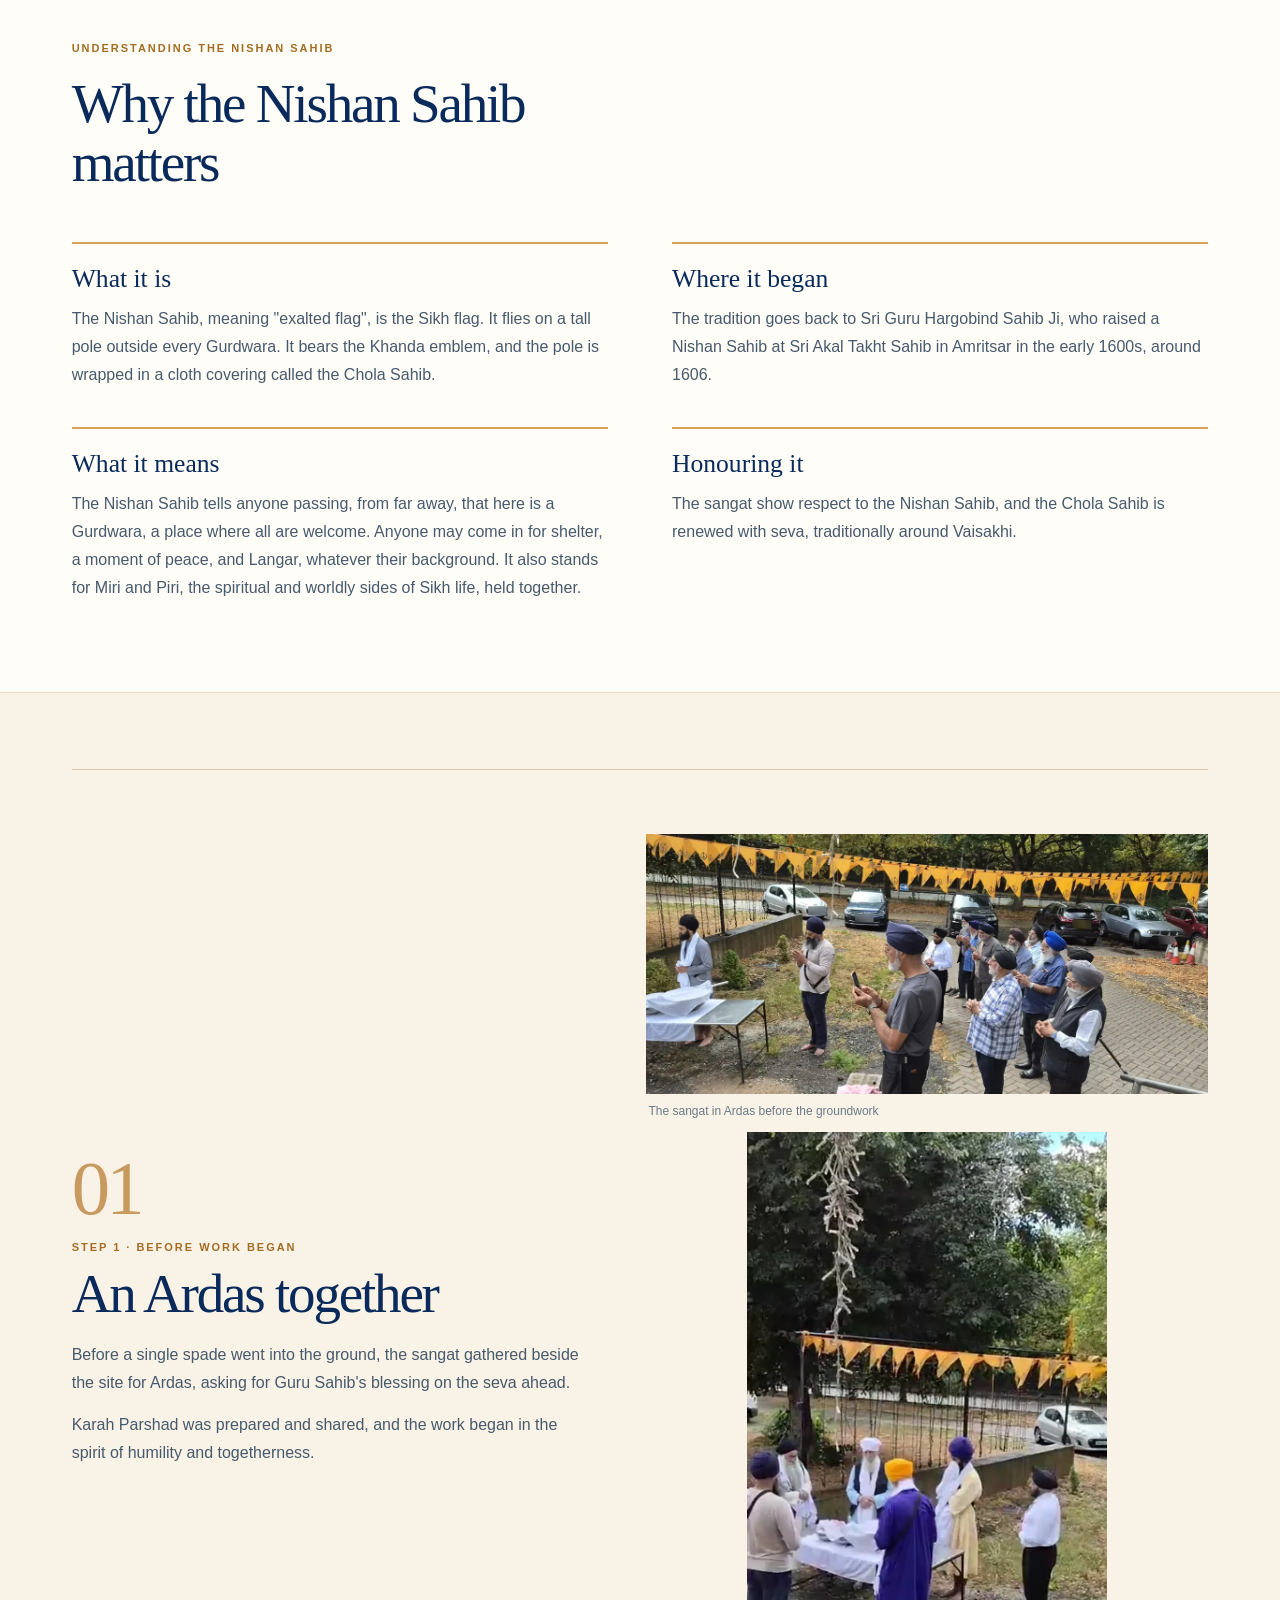
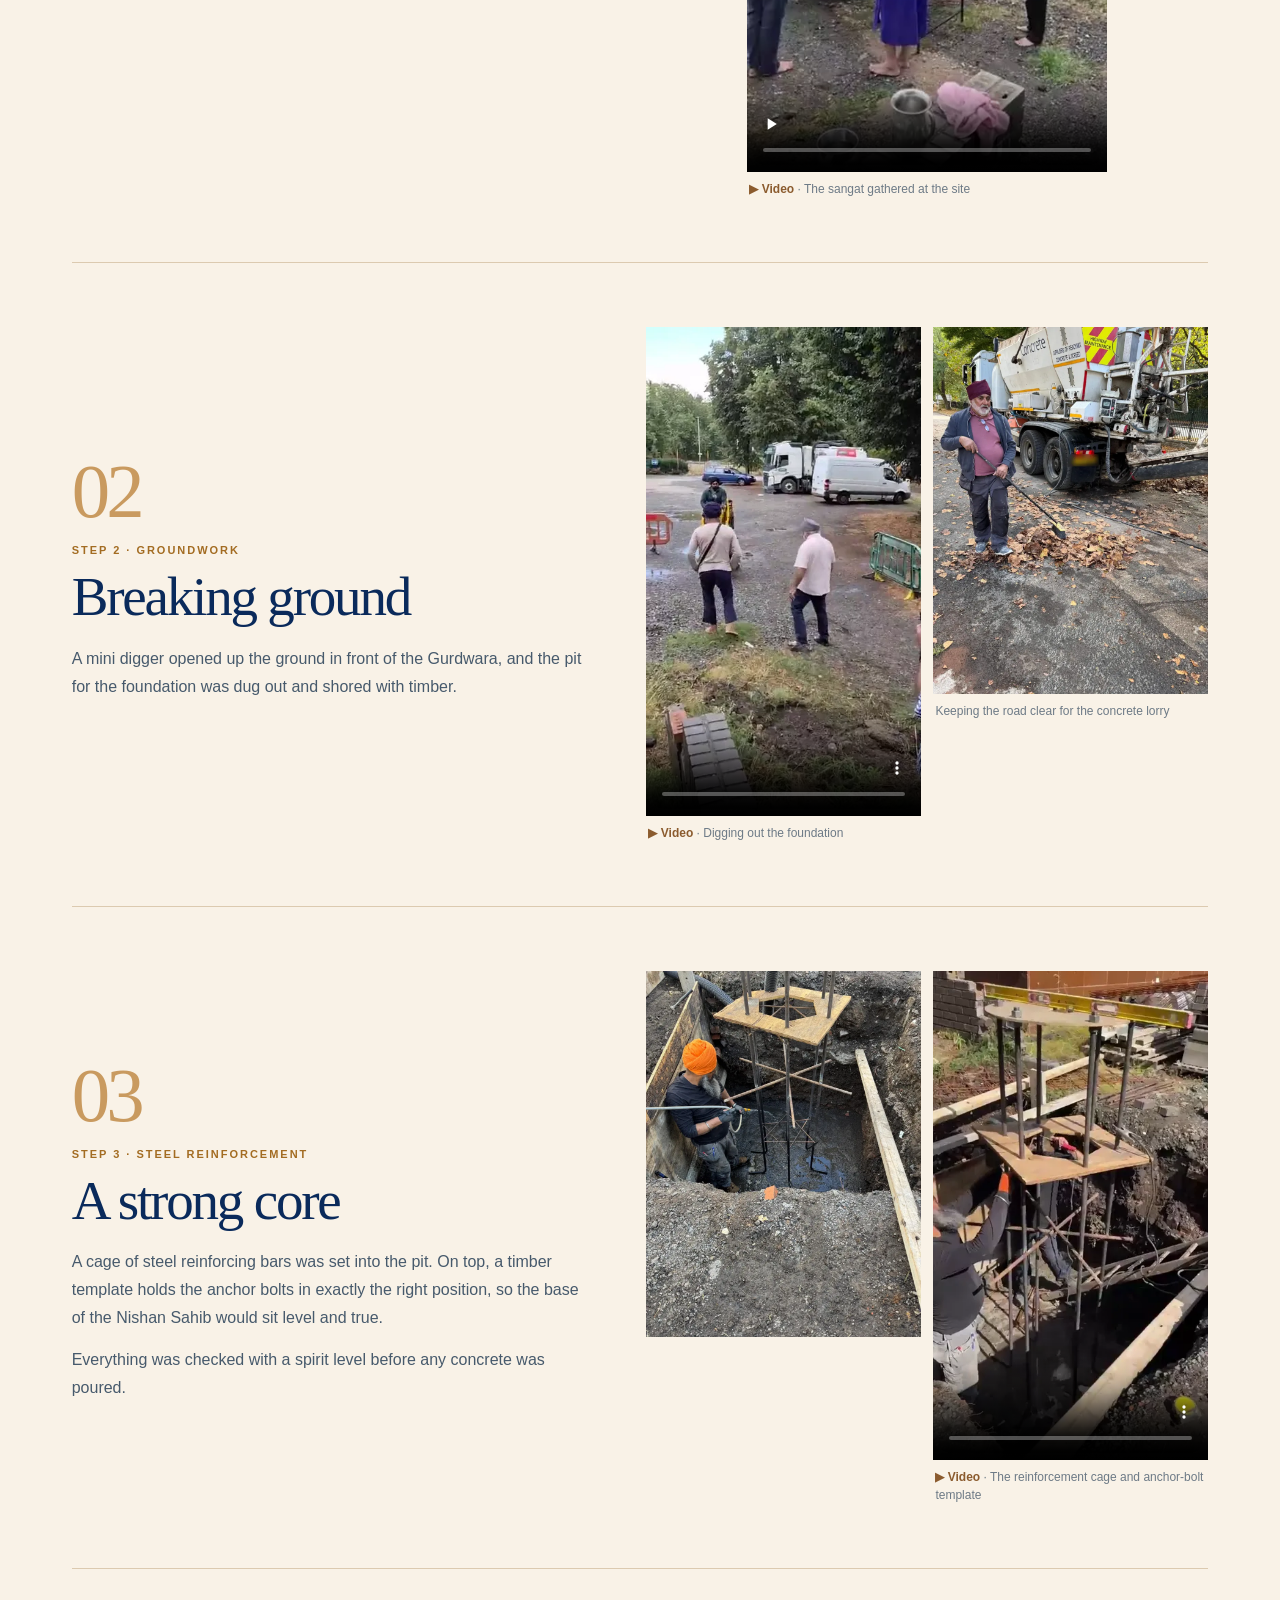
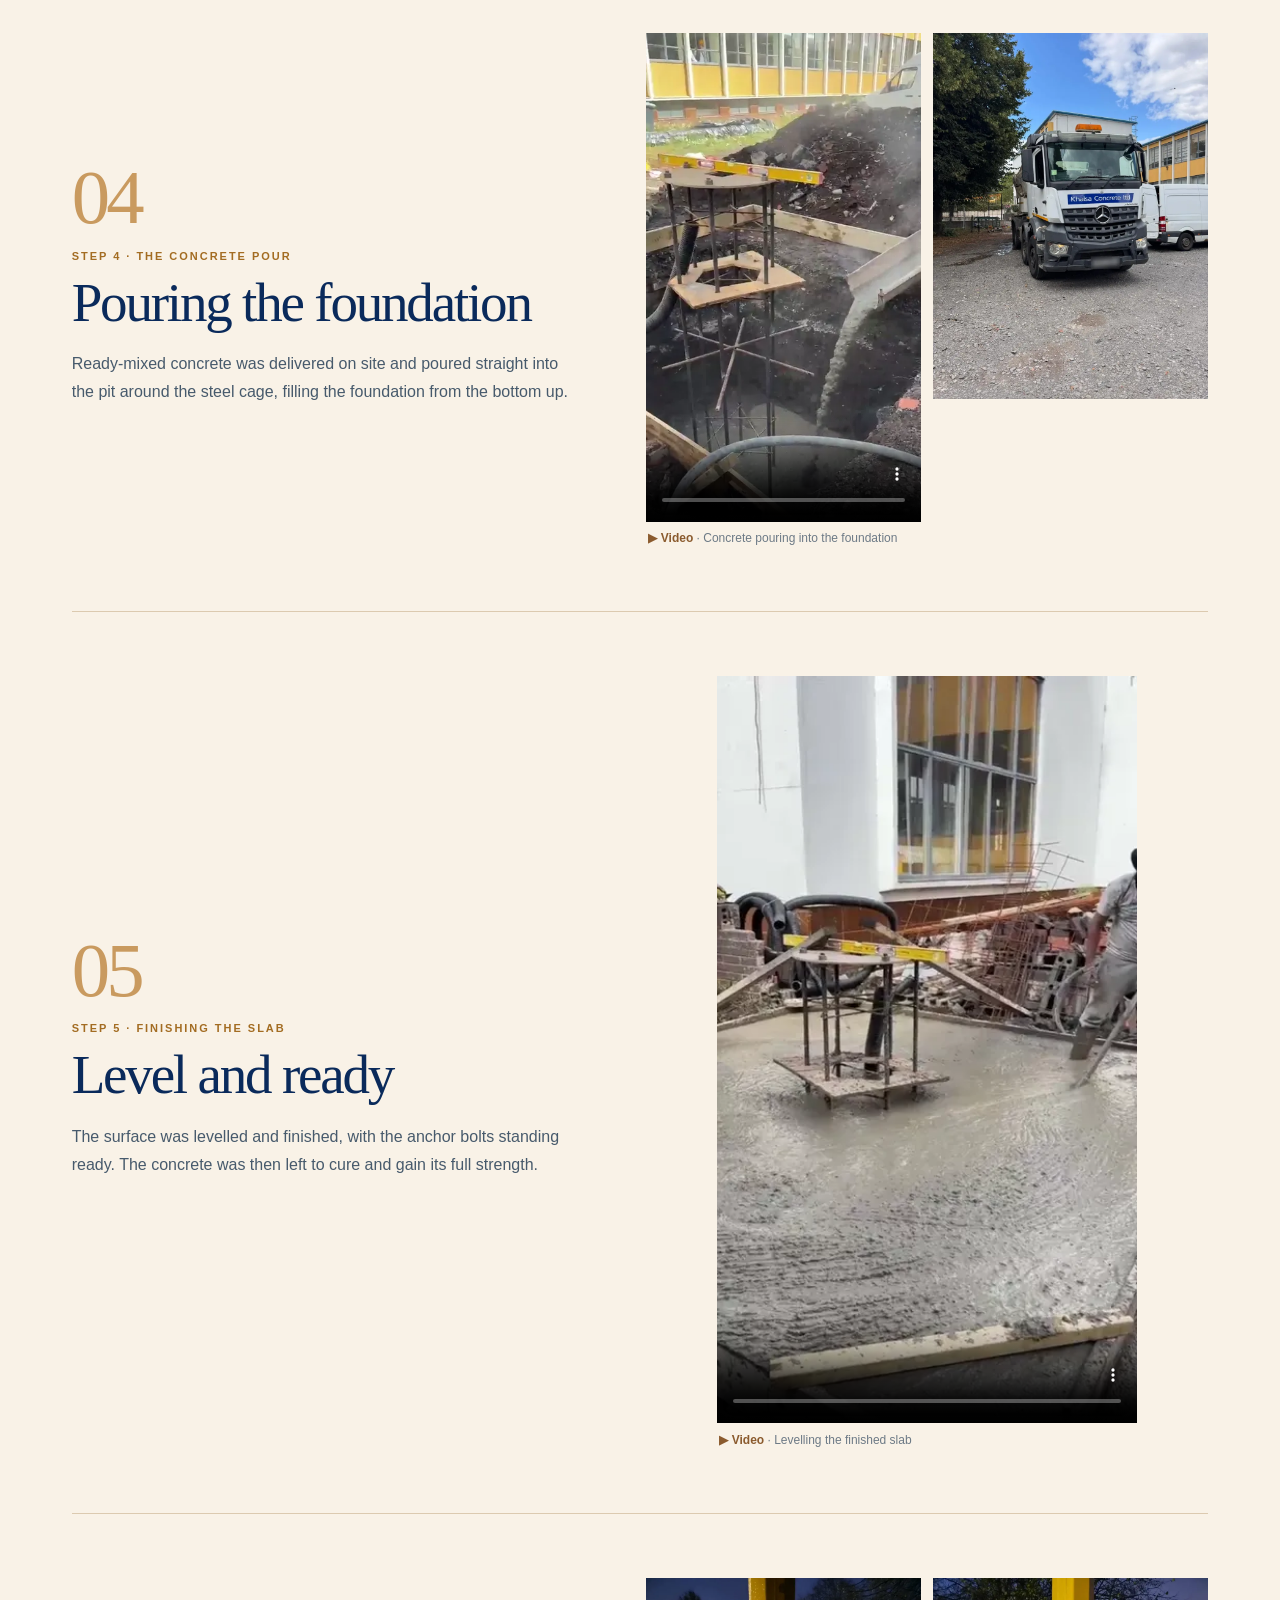
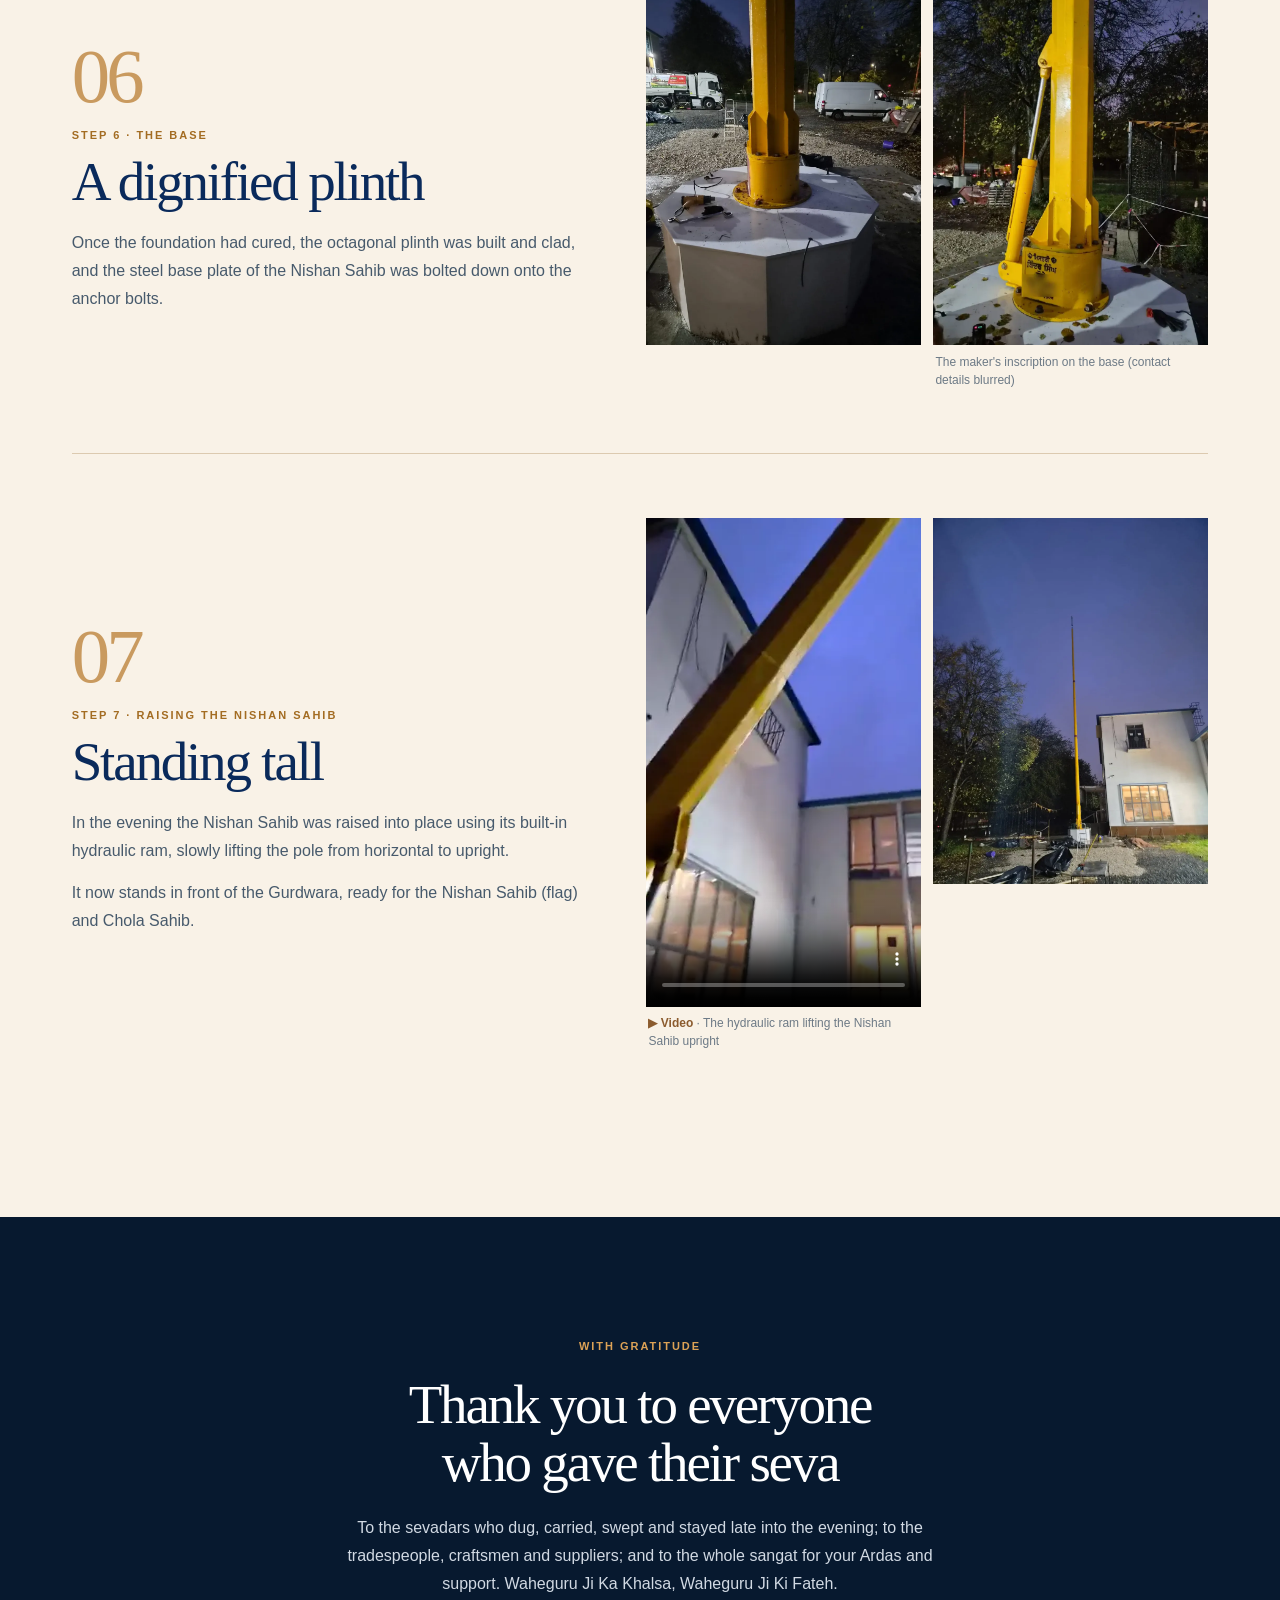
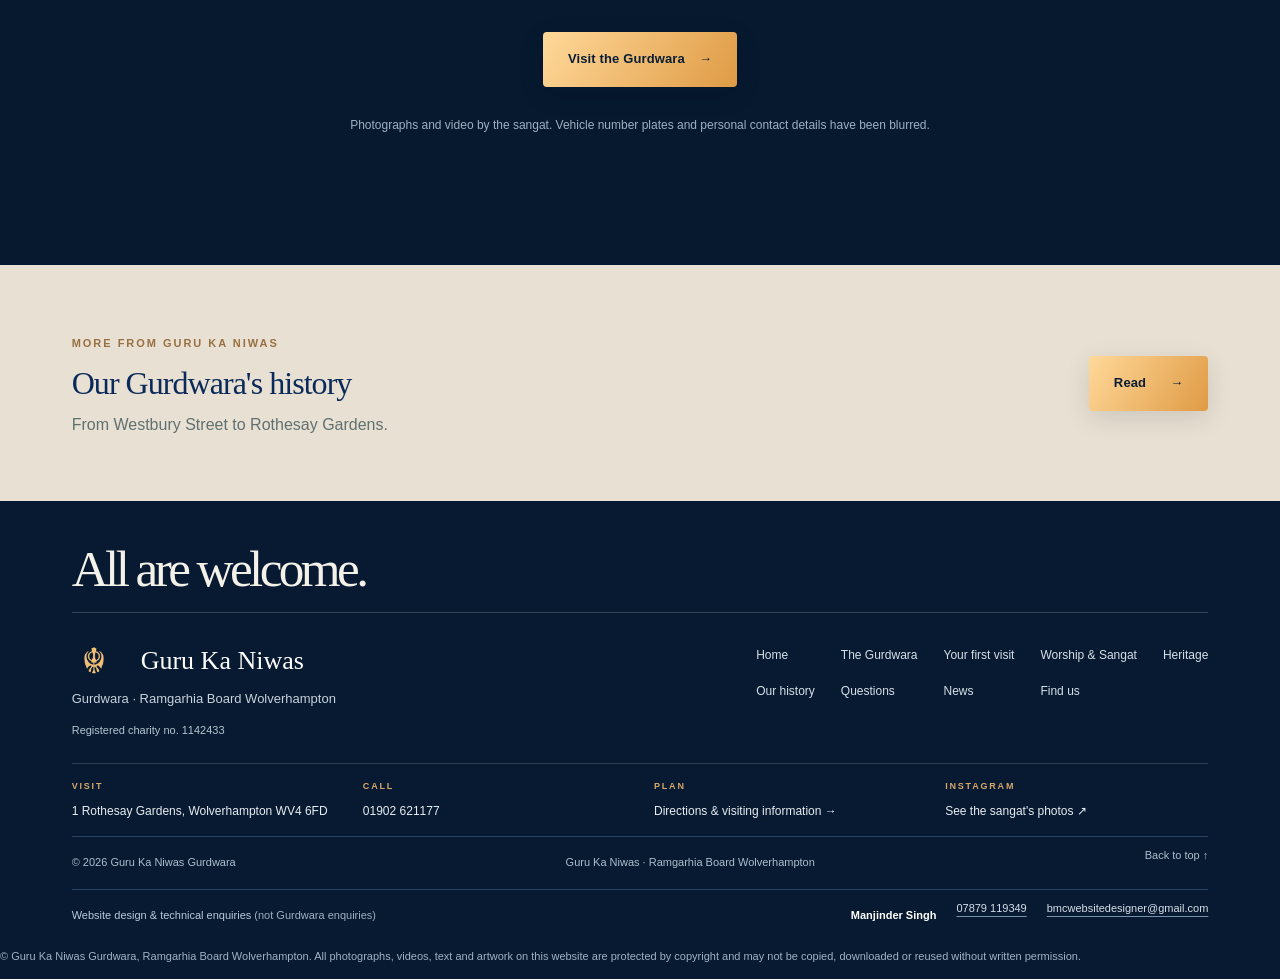
<file: news-nishan-sahib-foundation.html>
<!doctype html>
<html lang="en-GB">
<head>
<meta charset="utf-8"/>
<meta content="width=device-width,initial-scale=1" name="viewport"/>
<title>A new foundation for our Nishan Sahib | Guru Ka Niwas Gurdwara</title>
<meta content="How the sangat built the foundation and raised the new Nishan Sahib at Guru Ka Niwas, step by step with photos and video." name="description"/>
<meta content="#0A2A5B" name="theme-color"/>
<meta content="light" name="color-scheme"/>
<meta content="A new foundation for our Nishan Sahib | Guru Ka Niwas" property="og:title"/>
<meta content="How the sangat built the foundation and raised the new Nishan Sahib at Guru Ka Niwas, step by step with photos and video." property="og:description"/>
<meta content="website" property="og:type"/>
<meta content="https://gkn-rbst.co.uk/news-nishan-sahib-foundation.html" property="og:url"/>
<meta content="https://gkn-rbst.co.uk/assets/news/pole-standing.webp" property="og:image"/>
<link href="https://gkn-rbst.co.uk/news-nishan-sahib-foundation.html" rel="canonical"/>
<link href="assets/favicon.svg" rel="icon" type="image/svg+xml"/>
<link href="style.css" rel="stylesheet"/>
<link href="v8.css" rel="stylesheet"/>
<link href="v9.css" rel="stylesheet"/>
<link href="v10.css" rel="stylesheet"/><link rel="stylesheet" href="news.css"><link rel="stylesheet" href="mobile.css">

</head>
<body class="page-news">
<a href="#main" class="skip-link">Skip to main content</a>
<div class="utility"><div class="container utility-inner"><span><span aria-hidden="true" class="gold-dot"></span> Ramgarhia Board · Wolverhampton</span><div class="utility-links"><span>1 Rothesay Gardens · WV4 6FD</span><a href="tel:+441902621177">Call us: 01902 621177 <span aria-hidden="true">→</span></a></div></div></div>
<header class="site-header" id="top"><div class="header-progress" aria-hidden="true"></div>
<div class="container header-row">
<a aria-label="Guru Ka Niwas Gurdwara home" class="brand" href="index.html"><span aria-hidden="true" class="brand-symbol"><img class="v9-brand-mark" src="assets/khanda-mark.png" alt=""></span><span class="brand-copy"><strong>Guru Ka Niwas</strong><small>RAMGARHIA BOARD · WOLVERHAMPTON</small></span></a>
<nav aria-label="Main navigation" class="desktop-nav"><a href="index.html">Home</a><a href="gurdwara.html">The Gurdwara</a><a href="first-visit.html">Your first visit</a><a href="worship.html">Worship &amp; Sangat</a><a href="heritage.html">Heritage</a><a href="our-history.html">Our history</a><a href="questions.html">Questions</a><a aria-current="page" href="news.html">News</a><a href="find-us.html">Find us</a></nav>
<a class="head-cta" href="first-visit.html">Plan a visit <span aria-hidden="true">→</span></a>
<button aria-controls="mobile-nav" aria-expanded="false" class="menu-button" id="menu-button" type="button"><span>Menu</span><span class="hamburger"><i></i><i></i></span></button>
</div>
<nav aria-label="Mobile navigation" class="mobile-nav" hidden="" id="mobile-nav"><a href="index.html">Home</a><a href="gurdwara.html">The Gurdwara</a><a href="first-visit.html">Your first visit</a><a href="worship.html">Worship &amp; Sangat</a><a href="heritage.html">Heritage</a><a href="our-history.html">Our history</a><a href="questions.html">Questions</a><a aria-current="page" href="news.html">News</a><a href="find-us.html">Find us</a></nav>
</header>
<main id="main">
<section class="nw-hero has-photo" aria-labelledby="page-heading"><img class="nw-hero-photo" src="assets/news/pole-standing.webp" alt="" aria-hidden="true"><div class="container">
<div class="nw-crumb"><a href="news.html">← News &amp; updates</a><span>Seva update</span></div>
<h1 id="page-heading">A new foundation for our Nishan Sahib</h1>
<p class="nw-lead">With the blessing of Guru Sahib and the seva of our sangat, a new Nishan Sahib now stands at Guru Ka Niwas. Here is how it was built, step by step: from Ardas and groundwork to the moment it was raised.</p>
<div class="nw-meta"><span>Autumn 2026</span><span>Seva &amp; building works</span><span>7 steps</span></div>
</div></section>
<section class="nw-invite"><div class="container"><a href="news-nishan-sahib-raised.html"><b>Now raised</b><strong>Nishan Sahib Seva · Saturday 31 October 2026</strong><span>See the photos →</span></a></div></section><section class="nw-intro"><div class="container nw-intro-grid">
<figure><img src="assets/news/pole-top.webp" alt="The tall yellow Nishan Sahib pole rising against the evening sky" loading="lazy" decoding="async"></figure>
<div><p>The Nishan Sahib is the flag that marks every Gurdwara. It tells anyone passing that here is a place of refuge, where all are welcome and Langar is shared.</p>
<p>Putting up a new one is real building work. It needs a deep reinforced-concrete footing to hold the pole safely upright in all weathers. Over recent weeks sevadars, tradespeople and the sangat have worked together to make it happen.</p></div>
</div></section>
<section class="nw-why" aria-labelledby="why-heading"><div class="container">
<span class="nw-tag">Understanding the Nishan Sahib</span>
<h2 id="why-heading">Why the Nishan Sahib matters</h2>
<div class="nw-why-grid">
<div><h3>What it is</h3><p>The Nishan Sahib, meaning "exalted flag", is the Sikh flag. It flies on a tall pole outside every Gurdwara. It bears the Khanda emblem, and the pole is wrapped in a cloth covering called the Chola Sahib.</p></div>
<div><h3>Where it began</h3><p>The tradition goes back to Sri Guru Hargobind Sahib Ji, who raised a Nishan Sahib at Sri Akal Takht Sahib in Amritsar in the early 1600s, around 1606.</p></div>
<div><h3>What it means</h3><p>The Nishan Sahib tells anyone passing, from far away, that here is a Gurdwara, a place where all are welcome. Anyone may come in for shelter, a moment of peace, and Langar, whatever their background. It also stands for Miri and Piri, the spiritual and worldly sides of Sikh life, held together.</p></div>
<div><h3>Honouring it</h3><p>The sangat show respect to the Nishan Sahib, and the Chola Sahib is renewed with seva, traditionally around Vaisakhi.</p></div>
</div></div></section>
<section class="nw-steps" aria-label="How the foundation was built"><div class="container">
<article class="nw-step"><div class="nw-step-text"><span class="nw-step-num" aria-hidden="true">01</span><span class="nw-step-kicker">Step 1 · Before work began</span><h2>An Ardas together</h2><p>Before a single spade went into the ground, the sangat gathered beside the site for Ardas, asking for Guru Sahib's blessing on the seva ahead.</p><p>Karah Parshad was prepared and shared, and the work began in the spirit of humility and togetherness.</p></div><div class="nw-step-media"><figure class="wide"><img src="assets/news/ardas.webp" alt="Members of the sangat standing with folded hands in Ardas beside the Nishan Sahib site, with Khanda bunting overhead" loading="lazy" decoding="async"><figcaption>The sangat in Ardas before the groundwork</figcaption></figure><figure><video controlsList="nodownload" disablePictureInPicture oncontextmenu="return false" controls muted playsinline preload="none" poster="assets/news/clip-ardas-poster.webp" aria-label="The sangat gathered at the site"><source src="assets/news/clip-ardas.mp4" type="video/mp4"></video><figcaption><span class="nw-clip-label">▶ Video</span> · The sangat gathered at the site</figcaption></figure></div></article><article class="nw-step"><div class="nw-step-text"><span class="nw-step-num" aria-hidden="true">02</span><span class="nw-step-kicker">Step 2 · Groundwork</span><h2>Breaking ground</h2><p>A mini digger opened up the ground in front of the Gurdwara, and the pit for the foundation was dug out and shored with timber.</p></div><div class="nw-step-media"><figure><video controlsList="nodownload" disablePictureInPicture oncontextmenu="return false" controls muted playsinline preload="none" poster="assets/news/clip-digging-poster.webp" aria-label="Digging out the foundation"><source src="assets/news/clip-digging.mp4" type="video/mp4"></video><figcaption><span class="nw-clip-label">▶ Video</span> · Digging out the foundation</figcaption></figure><figure><img src="assets/news/clearing-site.webp" alt="A sevadar sweeping leaves from the road beside a concrete lorry" loading="lazy" decoding="async"><figcaption>Keeping the road clear for the concrete lorry</figcaption></figure></div></article><article class="nw-step"><div class="nw-step-text"><span class="nw-step-num" aria-hidden="true">03</span><span class="nw-step-kicker">Step 3 · Steel reinforcement</span><h2>A strong core</h2><p>A cage of steel reinforcing bars was set into the pit. On top, a timber template holds the anchor bolts in exactly the right position, so the base of the Nishan Sahib would sit level and true.</p><p>Everything was checked with a spirit level before any concrete was poured.</p></div><div class="nw-step-media"><figure><img src="assets/news/rebar-pit.webp" alt="A sevadar in an orange dastaar preparing the reinforced foundation pit" loading="lazy" decoding="async"></figure><figure><video controlsList="nodownload" disablePictureInPicture oncontextmenu="return false" controls muted playsinline preload="none" poster="assets/news/clip-rebar-poster.webp" aria-label="The reinforcement cage and anchor-bolt template"><source src="assets/news/clip-rebar.mp4" type="video/mp4"></video><figcaption><span class="nw-clip-label">▶ Video</span> · The reinforcement cage and anchor-bolt template</figcaption></figure></div></article><article class="nw-step"><div class="nw-step-text"><span class="nw-step-num" aria-hidden="true">04</span><span class="nw-step-kicker">Step 4 · The concrete pour</span><h2>Pouring the foundation</h2><p>Ready-mixed concrete was delivered on site and poured straight into the pit around the steel cage, filling the foundation from the bottom up.</p></div><div class="nw-step-media"><figure><video controlsList="nodownload" disablePictureInPicture oncontextmenu="return false" controls muted playsinline preload="none" poster="assets/news/clip-pour-poster.webp" aria-label="Concrete pouring into the foundation"><source src="assets/news/clip-pour.mp4" type="video/mp4"></video><figcaption><span class="nw-clip-label">▶ Video</span> · Concrete pouring into the foundation</figcaption></figure><figure><img src="assets/news/concrete-lorry.webp" alt="Concrete delivery lorry parked at the Gurdwara" loading="lazy" decoding="async"></figure></div></article><article class="nw-step"><div class="nw-step-text"><span class="nw-step-num" aria-hidden="true">05</span><span class="nw-step-kicker">Step 5 · Finishing the slab</span><h2>Level and ready</h2><p>The surface was levelled and finished, with the anchor bolts standing ready. The concrete was then left to cure and gain its full strength.</p></div><div class="nw-step-media one"><figure><video controlsList="nodownload" disablePictureInPicture oncontextmenu="return false" controls muted playsinline preload="none" poster="assets/news/clip-levelling-poster.webp" aria-label="Levelling the finished slab"><source src="assets/news/clip-levelling.mp4" type="video/mp4"></video><figcaption><span class="nw-clip-label">▶ Video</span> · Levelling the finished slab</figcaption></figure></div></article><article class="nw-step"><div class="nw-step-text"><span class="nw-step-num" aria-hidden="true">06</span><span class="nw-step-kicker">Step 6 · The base</span><h2>A dignified plinth</h2><p>Once the foundation had cured, the octagonal plinth was built and clad, and the steel base plate of the Nishan Sahib was bolted down onto the anchor bolts.</p></div><div class="nw-step-media"><figure><img src="assets/news/base-plinth.webp" alt="The octagonal white plinth with the yellow steel base of the Nishan Sahib bolted on top" loading="lazy" decoding="async"></figure><figure><img src="assets/news/base-makers-mark.webp" alt="The yellow steel base of the Nishan Sahib with its hydraulic ram and the maker's inscription in Gurmukhi" loading="lazy" decoding="async"><figcaption>The maker's inscription on the base (contact details blurred)</figcaption></figure></div></article><article class="nw-step"><div class="nw-step-text"><span class="nw-step-num" aria-hidden="true">07</span><span class="nw-step-kicker">Step 7 · Raising the Nishan Sahib</span><h2>Standing tall</h2><p>In the evening the Nishan Sahib was raised into place using its built-in hydraulic ram, slowly lifting the pole from horizontal to upright.</p><p>It now stands in front of the Gurdwara, ready for the Nishan Sahib (flag) and Chola Sahib.</p></div><div class="nw-step-media"><figure><video controlsList="nodownload" disablePictureInPicture oncontextmenu="return false" controls muted playsinline preload="none" poster="assets/news/clip-raising-poster.webp" aria-label="The hydraulic ram lifting the Nishan Sahib upright"><source src="assets/news/clip-raising.mp4" type="video/mp4"></video><figcaption><span class="nw-clip-label">▶ Video</span> · The hydraulic ram lifting the Nishan Sahib upright</figcaption></figure><figure><img src="assets/news/pole-standing.webp" alt="The newly raised yellow Nishan Sahib pole standing beside the Gurdwara building at dusk" loading="lazy" decoding="async"></figure></div></article>
</div></section>
<section class="nw-thanks"><div class="container">
<span class="nw-tag">With gratitude</span>
<h2>Thank you to everyone who gave their seva</h2>
<p>To the sevadars who dug, carried, swept and stayed late into the evening; to the tradespeople, craftsmen and suppliers; and to the whole sangat for your Ardas and support. Waheguru Ji Ka Khalsa, Waheguru Ji Ki Fateh.</p>
<a class="nw-btn" href="find-us.html">Visit the Gurdwara <span aria-hidden="true">→</span></a>
<p class="nw-note">Photographs and video by the sangat. Vehicle number plates and personal contact details have been blurred.</p>
</div></section>
<section class="chapter-cta" aria-label="Continue exploring"><div class="container chapter-cta-inner"><div><span class="overline">MORE FROM GURU KA NIWAS</span><h2>Our Gurdwara's history</h2><p>From Westbury Street to Rothesay Gardens.</p></div><a class="chapter-cta-link" href="our-history.html" aria-label="Our Gurdwara's history">Read <span aria-hidden="true">→</span></a></div></section></main>
<footer><div class="container v8-footer-prelude"><span>All are <em>welcome.</em></span></div><div class="container footer-main"><div><div class="footer-brand"><img class="v9-footer-mark" src="assets/khanda-mark.png" alt=""><b>Guru Ka Niwas</b></div><p>Gurdwara · Ramgarhia Board Wolverhampton</p><small>Registered charity no. 1142433</small></div><div class="footer-links"><a href="index.html">Home</a><a href="gurdwara.html">The Gurdwara</a><a href="first-visit.html">Your first visit</a><a href="worship.html">Worship &amp; Sangat</a><a href="heritage.html">Heritage</a><a href="our-history.html">Our history</a><a href="questions.html">Questions</a><a href="news.html">News</a><a href="find-us.html">Find us</a></div></div><div class="container v9-footer-contact"><span><b>VISIT</b>1 Rothesay Gardens, Wolverhampton WV4 6FD</span><a href="tel:+441902621177"><b>CALL</b>01902 621177</a><a href="find-us.html"><b>PLAN</b>Directions &amp; visiting information →</a><a href="https://www.instagram.com/explore/locations/1029260740/gkn-guru-ka-niwas/" target="_blank" rel="noopener"><b>INSTAGRAM</b>See the sangat's photos ↗</a></div><div class="container footer-bottom"><small>© <span id="year">2026</span> Guru Ka Niwas Gurdwara</small><small>Guru Ka Niwas · Ramgarhia Board Wolverhampton</small><a href="#top">Back to top ↑</a></div><div aria-label="Website designer details" class="container site-credit">
<span class="site-credit-label">Website design &amp; technical enquiries <span class="designer-boundary">(not Gurdwara enquiries)</span></span>
<span class="site-credit-details"><span class="designer-name">Manjinder Singh</span><a class="designer-phone" href="tel:+447879119349">07879 119349</a><a class="designer-email" href="mailto:bmcwebsitedesigner@gmail.com">bmcwebsitedesigner@gmail.com</a></span>
</div><p class="gk-copyright container">© Guru Ka Niwas Gurdwara, Ramgarhia Board Wolverhampton. All photographs, videos, text and artwork on this website are protected by copyright and may not be copied, downloaded or reused without written permission.</p></footer>
<script src="assets/hero-settings.js" defer></script>
<script src="script.js" defer></script>
<script src="assets/fit-text.js" defer></script><script src="assets/protect.js" defer></script></body></html>
</file>
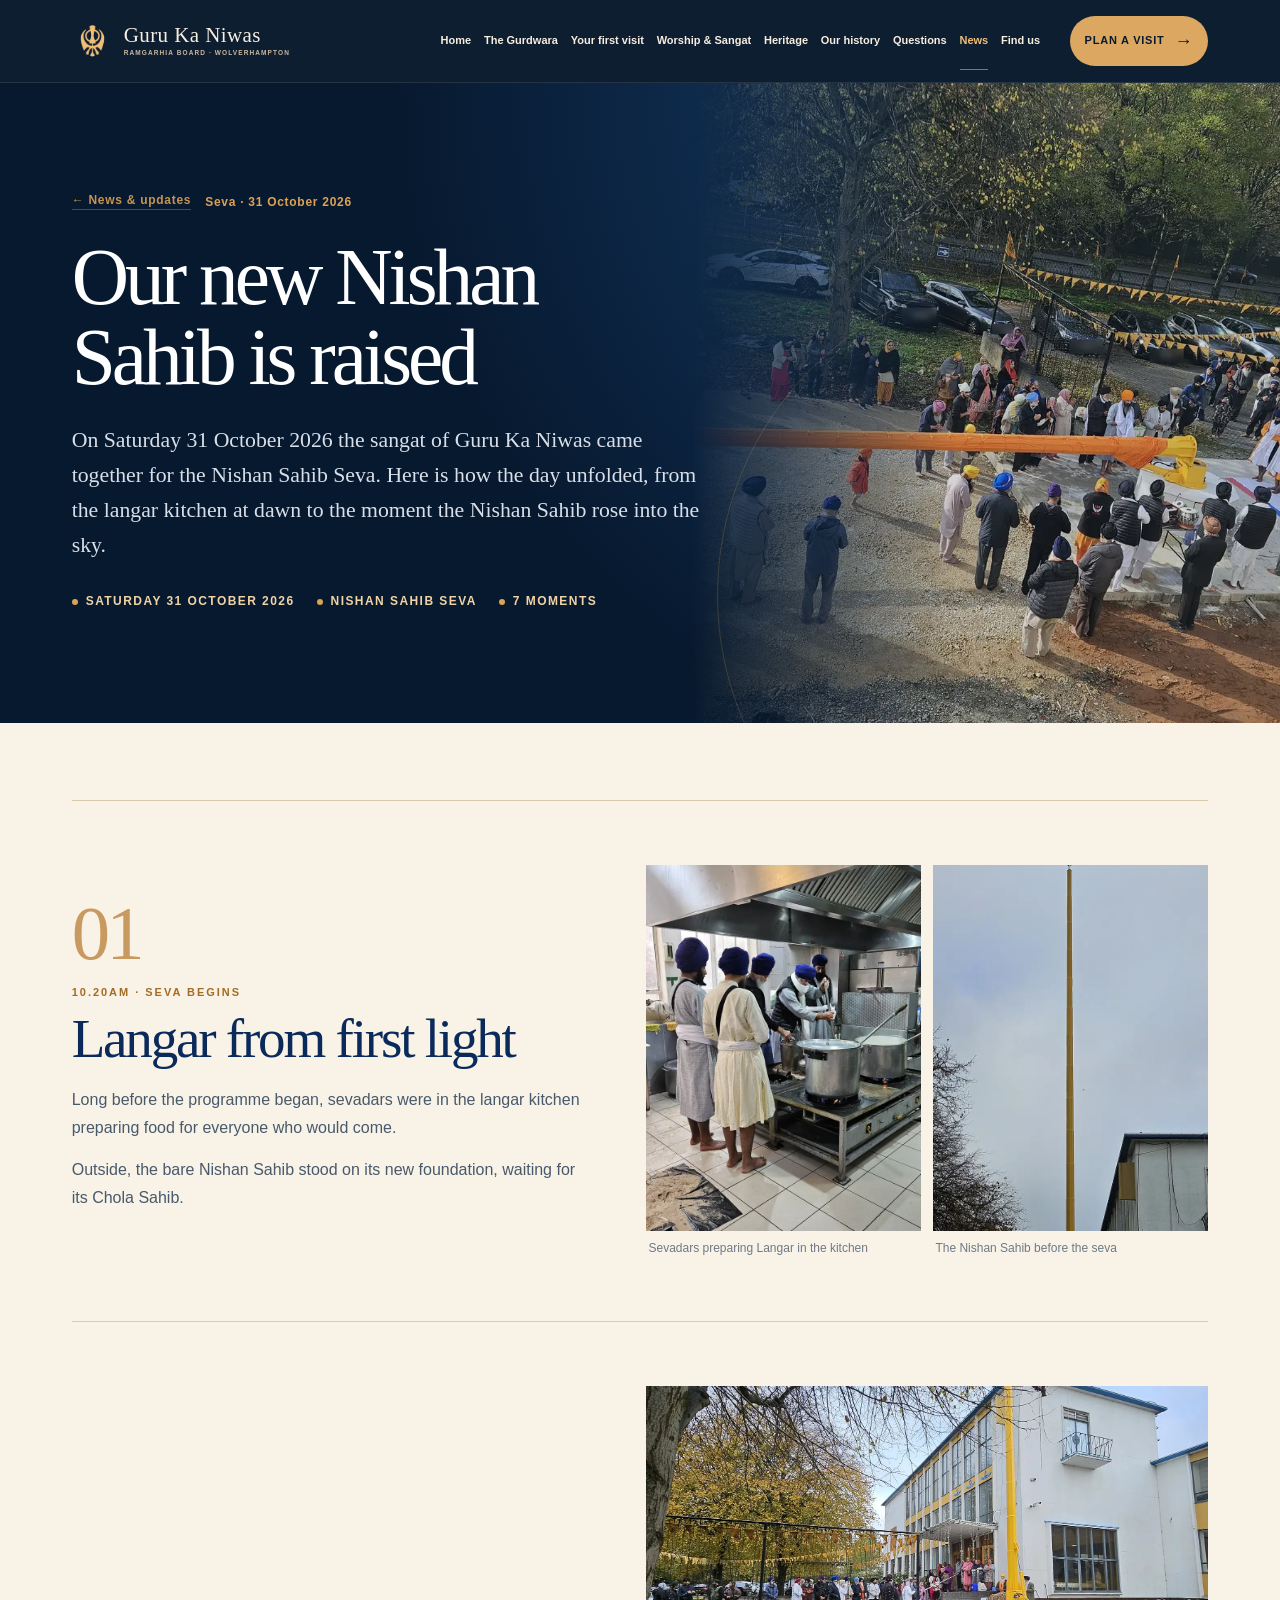
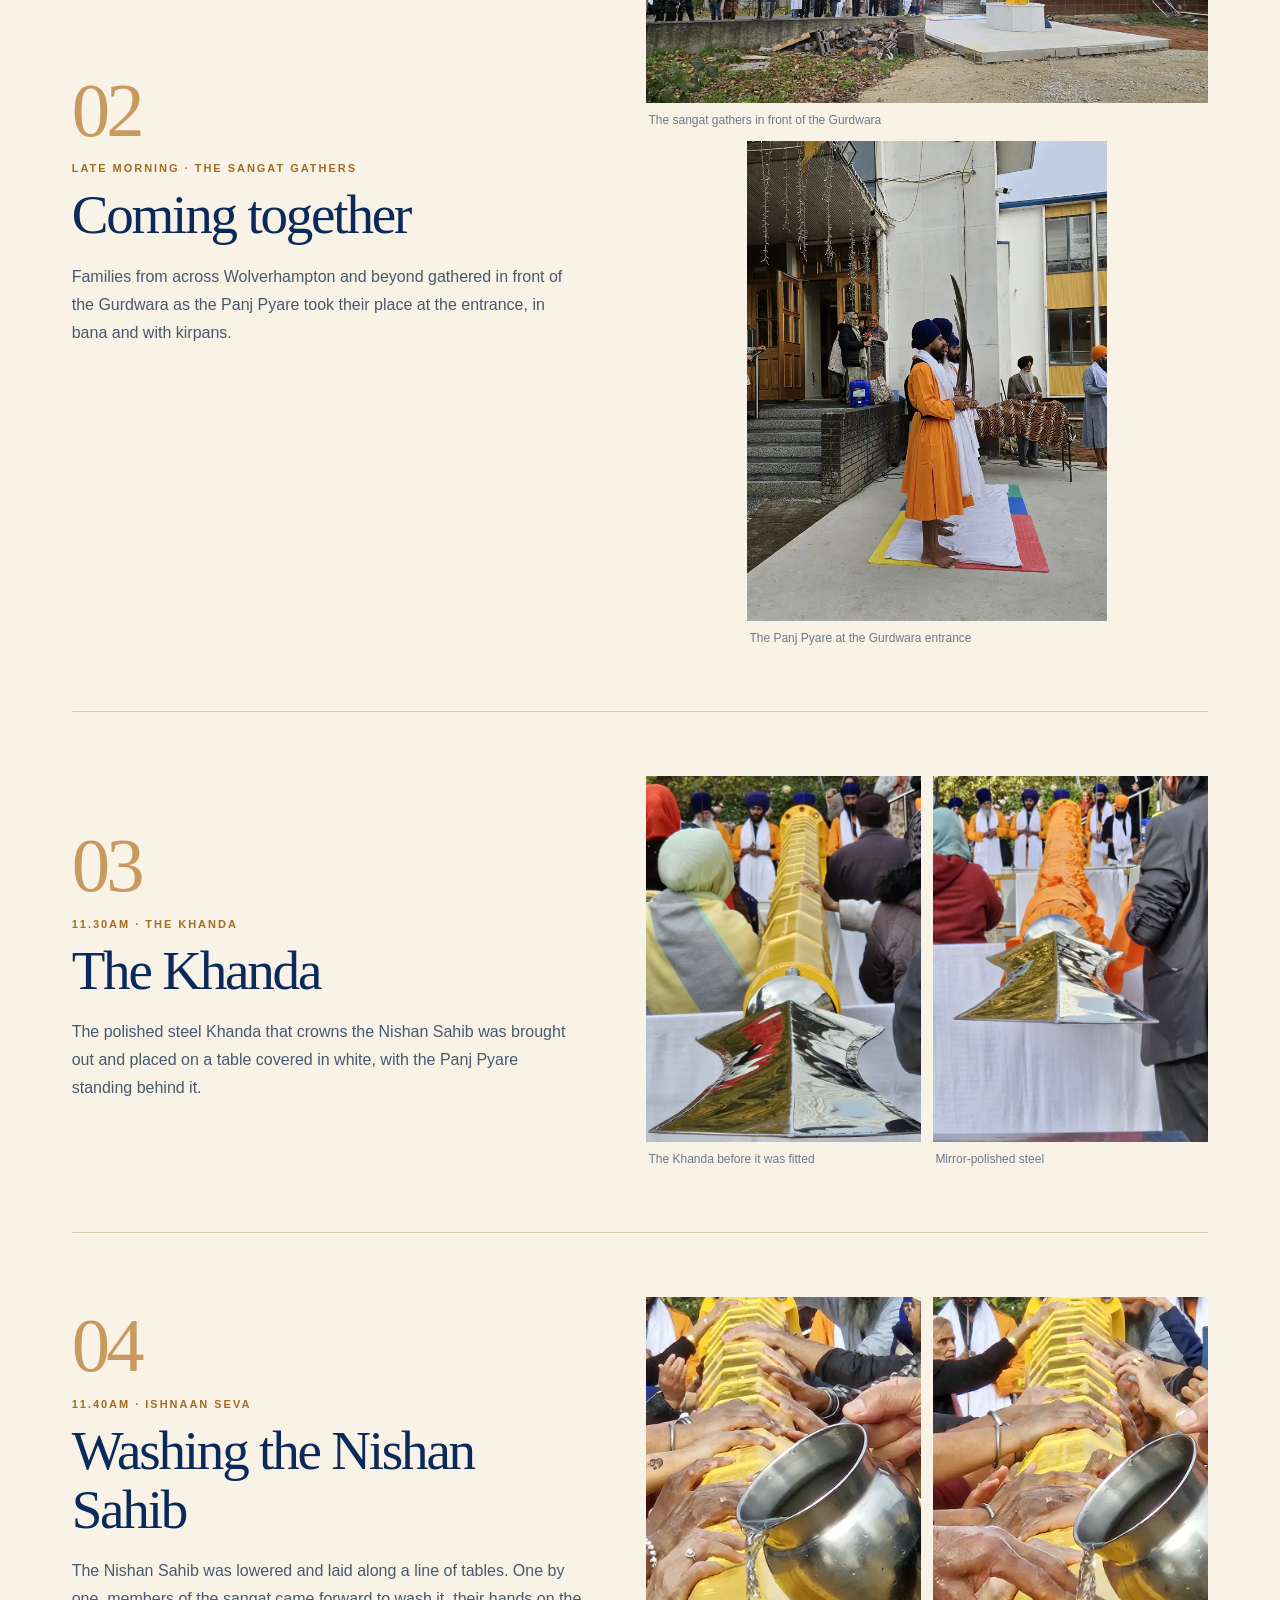
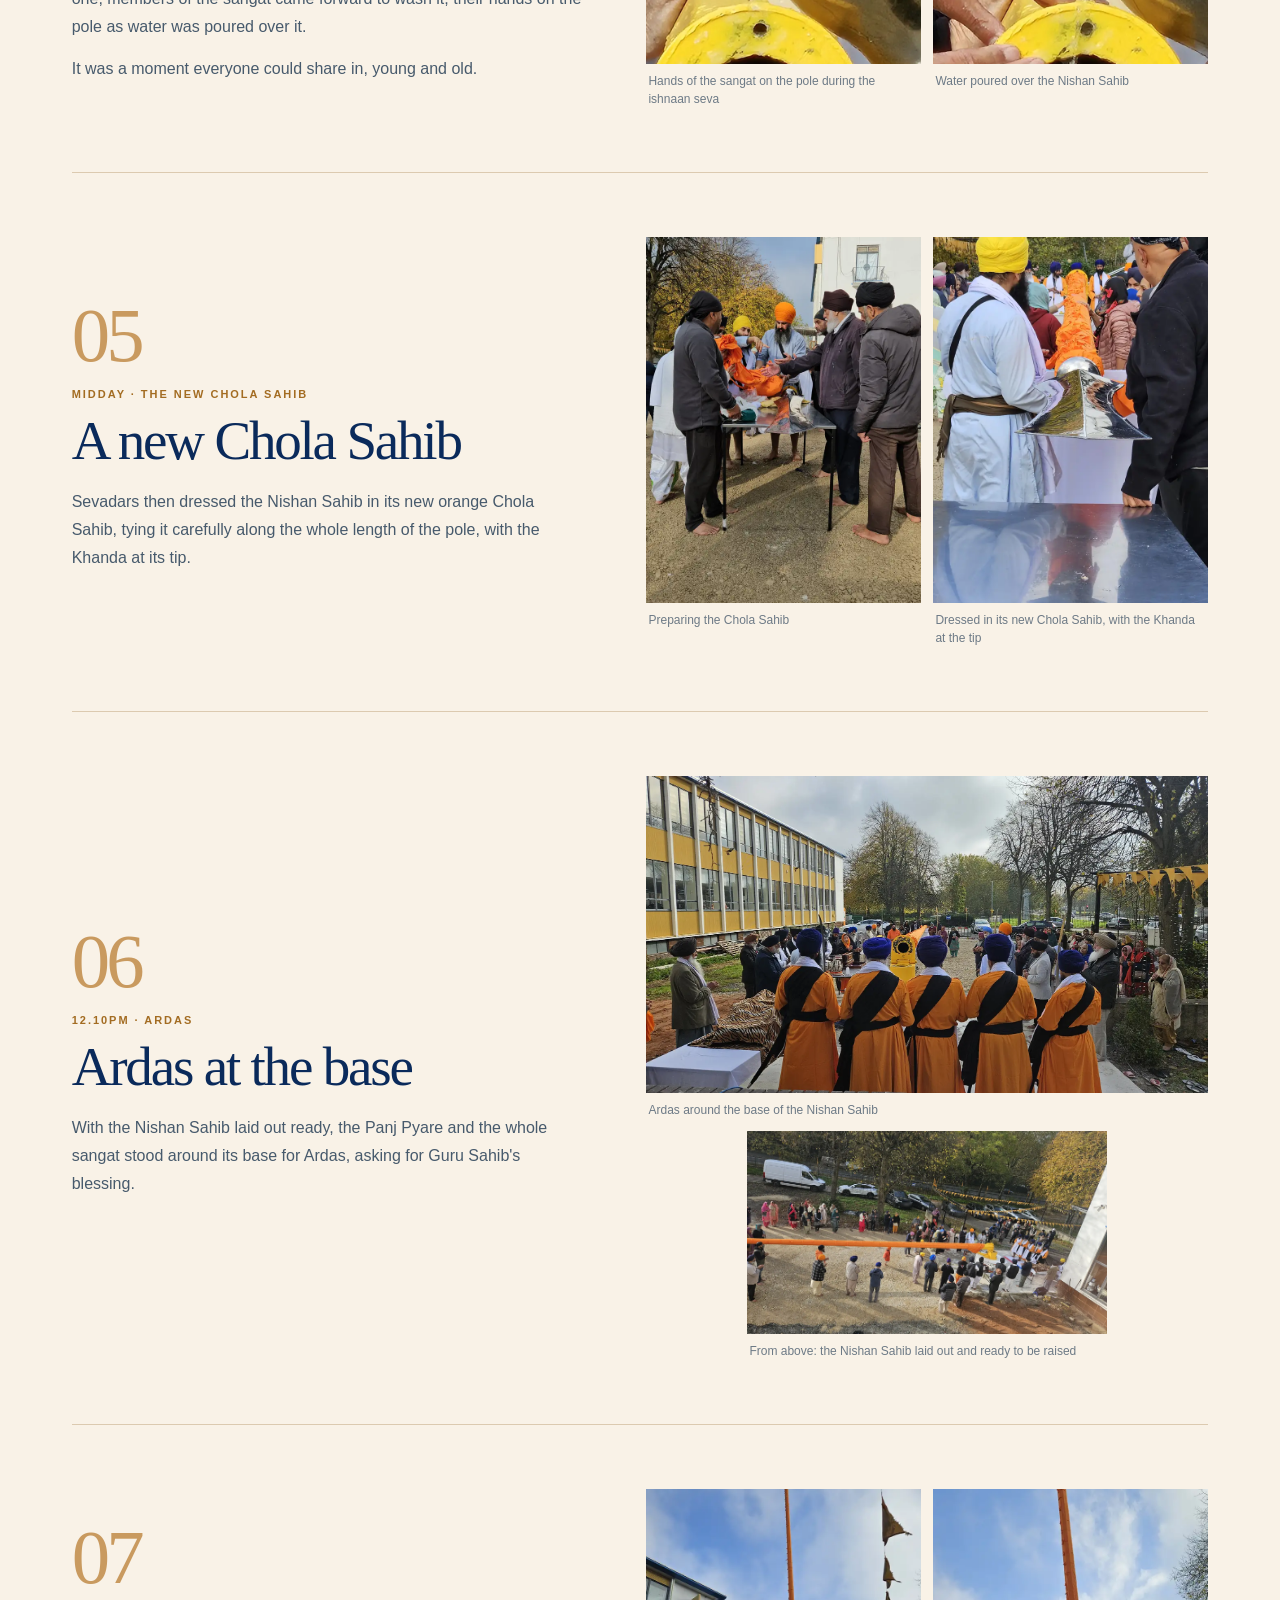
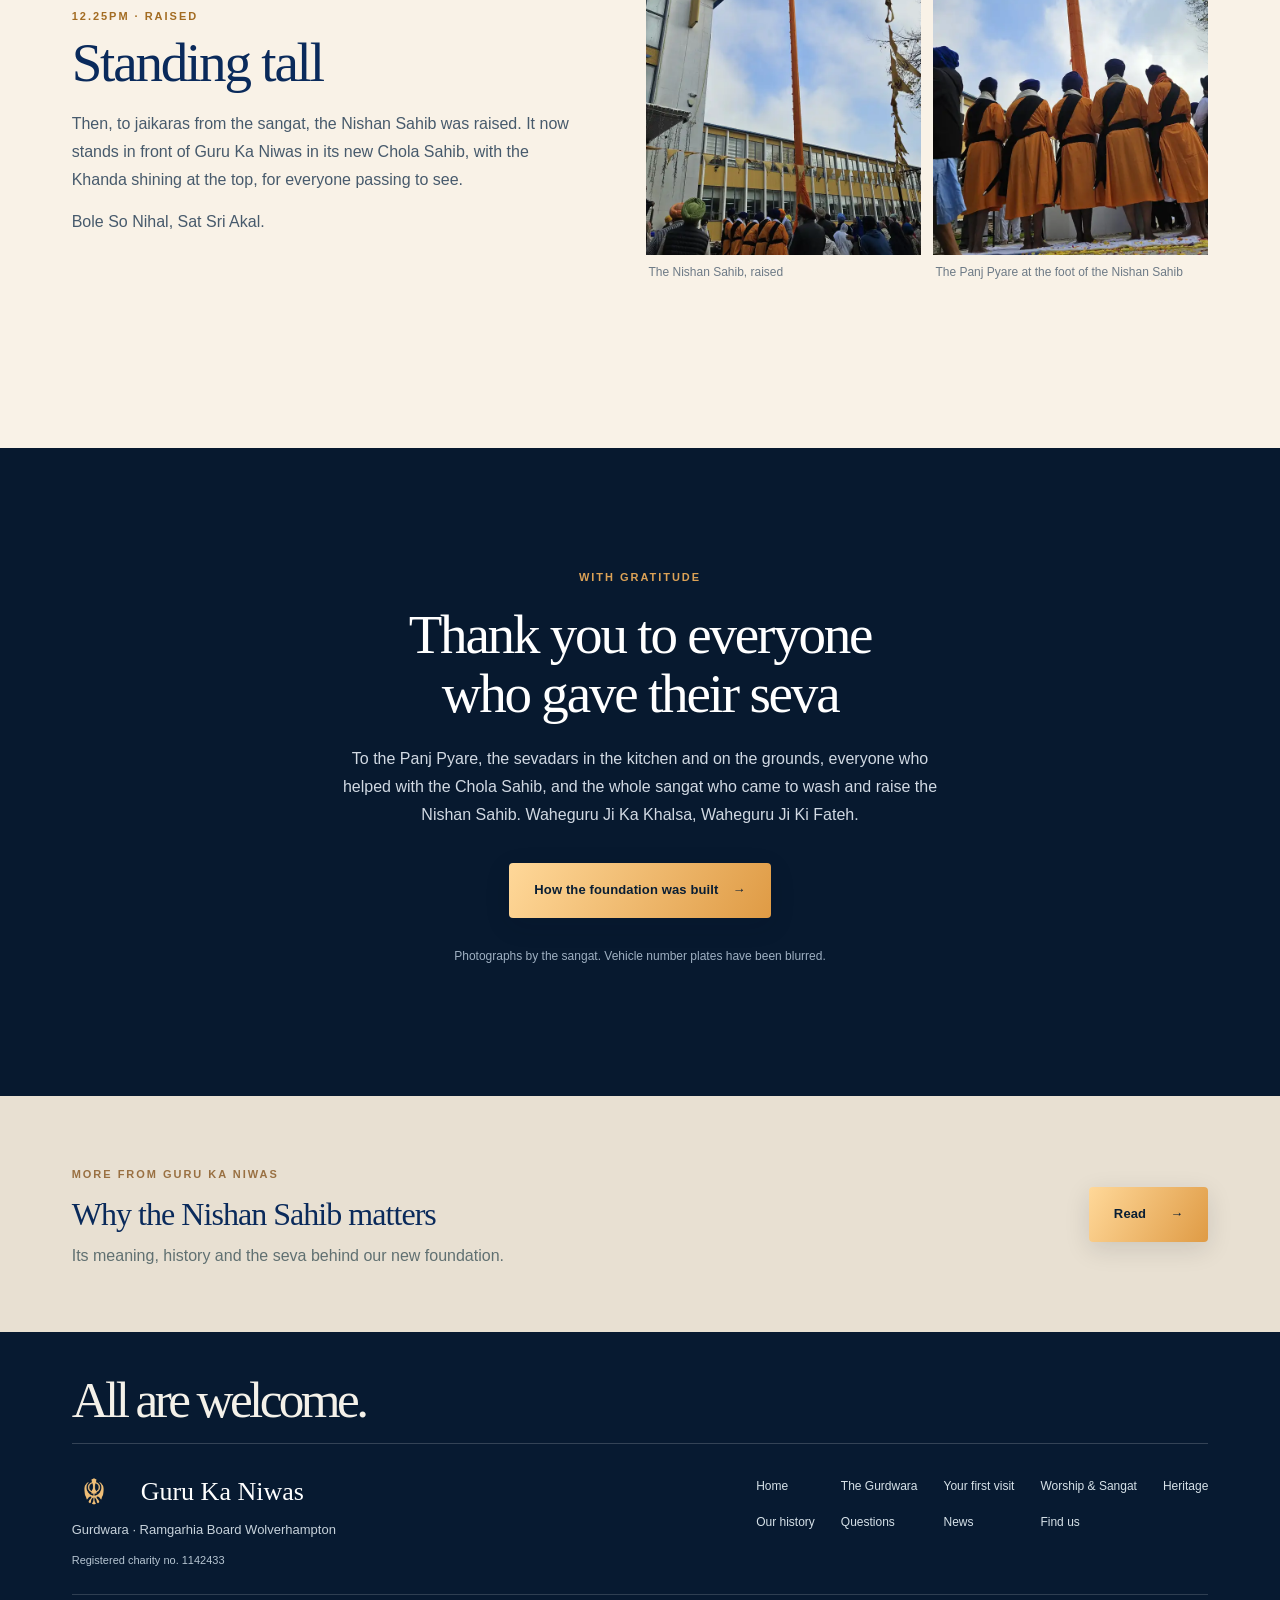
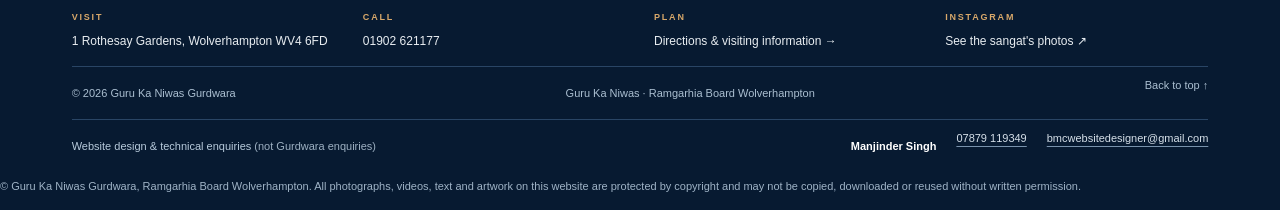
<file: news-nishan-sahib-raised.html>
<!doctype html>
<html lang="en-GB">
<head>
<meta charset="utf-8"/>
<meta content="width=device-width,initial-scale=1" name="viewport"/>
<title>Our new Nishan Sahib is raised | Guru Ka Niwas Gurdwara</title>
<meta content="Photos from the Nishan Sahib Seva at Guru Ka Niwas Gurdwara, Wolverhampton, on Saturday 31 October 2026: ishnaan, the new Chola Sahib, Ardas and the raising." name="description"/>
<meta content="#0A2A5B" name="theme-color"/>
<meta content="light" name="color-scheme"/>
<meta content="Our new Nishan Sahib is raised | Guru Ka Niwas" property="og:title"/>
<meta content="Photos from the Nishan Sahib Seva at Guru Ka Niwas Gurdwara, Wolverhampton, on Saturday 31 October 2026: ishnaan, the new Chola Sahib, Ardas and the raising." property="og:description"/>
<meta content="website" property="og:type"/>
<meta content="https://gkn-rbst.co.uk/news-nishan-sahib-raised.html" property="og:url"/>
<meta content="https://gkn-rbst.co.uk/assets/news/raised/aerial.webp" property="og:image"/>
<link href="https://gkn-rbst.co.uk/news-nishan-sahib-raised.html" rel="canonical"/>
<link href="assets/favicon.svg" rel="icon" type="image/svg+xml"/>
<link href="style.css" rel="stylesheet"/>
<link href="v8.css" rel="stylesheet"/>
<link href="v9.css" rel="stylesheet"/>
<link href="v10.css" rel="stylesheet"/><link rel="stylesheet" href="news.css"><link rel="stylesheet" href="mobile.css">

</head>
<body class="page-news">
<a href="#main" class="skip-link">Skip to main content</a>
<div class="utility"><div class="container utility-inner"><span><span aria-hidden="true" class="gold-dot"></span> Ramgarhia Board · Wolverhampton</span><div class="utility-links"><span>1 Rothesay Gardens · WV4 6FD</span><a href="tel:+441902621177">Call us: 01902 621177 <span aria-hidden="true">→</span></a></div></div></div>
<header class="site-header" id="top"><div class="header-progress" aria-hidden="true"></div>
<div class="container header-row">
<a aria-label="Guru Ka Niwas Gurdwara home" class="brand" href="index.html"><span aria-hidden="true" class="brand-symbol"><img class="v9-brand-mark" src="assets/khanda-mark.png" alt=""></span><span class="brand-copy"><strong>Guru Ka Niwas</strong><small>RAMGARHIA BOARD · WOLVERHAMPTON</small></span></a>
<nav aria-label="Main navigation" class="desktop-nav"><a href="index.html">Home</a><a href="gurdwara.html">The Gurdwara</a><a href="first-visit.html">Your first visit</a><a href="worship.html">Worship &amp; Sangat</a><a href="heritage.html">Heritage</a><a href="our-history.html">Our history</a><a href="questions.html">Questions</a><a aria-current="page" href="news.html">News</a><a href="find-us.html">Find us</a></nav>
<a class="head-cta" href="first-visit.html">Plan a visit <span aria-hidden="true">→</span></a>
<button aria-controls="mobile-nav" aria-expanded="false" class="menu-button" id="menu-button" type="button"><span>Menu</span><span class="hamburger"><i></i><i></i></span></button>
</div>
<nav aria-label="Mobile navigation" class="mobile-nav" hidden="" id="mobile-nav"><a href="index.html">Home</a><a href="gurdwara.html">The Gurdwara</a><a href="first-visit.html">Your first visit</a><a href="worship.html">Worship &amp; Sangat</a><a href="heritage.html">Heritage</a><a href="our-history.html">Our history</a><a href="questions.html">Questions</a><a aria-current="page" href="news.html">News</a><a href="find-us.html">Find us</a></nav>
</header>
<main id="main">
<section class="nw-hero has-photo" aria-labelledby="page-heading"><img class="nw-hero-photo" src="assets/news/raised/aerial.webp" alt="" aria-hidden="true"><div class="container">
<div class="nw-crumb"><a href="news.html">← News &amp; updates</a><span>Seva · 31 October 2026</span></div>
<h1 id="page-heading">Our new Nishan Sahib is raised</h1>
<p class="nw-lead">On Saturday 31 October 2026 the sangat of Guru Ka Niwas came together for the Nishan Sahib Seva. Here is how the day unfolded, from the langar kitchen at dawn to the moment the Nishan Sahib rose into the sky.</p>
<div class="nw-meta"><span>Saturday 31 October 2026</span><span>Nishan Sahib Seva</span><span>7 moments</span></div>
</div></section>
<section class="nw-steps" aria-label="The Nishan Sahib Seva, step by step"><div class="container">
<article class="nw-step"><div class="nw-step-text"><span class="nw-step-num" aria-hidden="true">01</span><span class="nw-step-kicker">10.20am · Seva begins</span><h2>Langar from first light</h2><p>Long before the programme began, sevadars were in the langar kitchen preparing food for everyone who would come.</p><p>Outside, the bare Nishan Sahib stood on its new foundation, waiting for its Chola Sahib.</p></div><div class="nw-step-media"><figure><img src="assets/news/raised/kitchen.webp" alt="Sevadars in the langar kitchen cooking in large steel pots" loading="lazy" decoding="async"><figcaption>Sevadars preparing Langar in the kitchen</figcaption></figure><figure><img src="assets/news/raised/bare-pole.webp" alt="The bare yellow Nishan Sahib pole standing against a grey morning sky" loading="lazy" decoding="async"><figcaption>The Nishan Sahib before the seva</figcaption></figure></div></article><article class="nw-step"><div class="nw-step-text"><span class="nw-step-num" aria-hidden="true">02</span><span class="nw-step-kicker">Late morning · The sangat gathers</span><h2>Coming together</h2><p>Families from across Wolverhampton and beyond gathered in front of the Gurdwara as the Panj Pyare took their place at the entrance, in bana and with kirpans.</p></div><div class="nw-step-media"><figure class="wide"><img src="assets/news/raised/gathering.webp" alt="The sangat gathered in front of the Gurdwara beside the Nishan Sahib" loading="lazy" decoding="async"><figcaption>The sangat gathers in front of the Gurdwara</figcaption></figure><figure><img src="assets/news/raised/panj-pyare.webp" alt="The Panj Pyare in orange bana standing at the Gurdwara entrance" loading="lazy" decoding="async"><figcaption>The Panj Pyare at the Gurdwara entrance</figcaption></figure></div></article><article class="nw-step"><div class="nw-step-text"><span class="nw-step-num" aria-hidden="true">03</span><span class="nw-step-kicker">11.30am · The Khanda</span><h2>The Khanda</h2><p>The polished steel Khanda that crowns the Nishan Sahib was brought out and placed on a table covered in white, with the Panj Pyare standing behind it.</p></div><div class="nw-step-media"><figure><img src="assets/news/raised/khanda.webp" alt="The polished steel Khanda on a white-covered table, with the sangat gathered behind" loading="lazy" decoding="async"><figcaption>The Khanda before it was fitted</figcaption></figure><figure><img src="assets/news/raised/khanda-close.webp" alt="Close view of the mirror-polished Khanda at the tip of the Nishan Sahib" loading="lazy" decoding="async"><figcaption>Mirror-polished steel</figcaption></figure></div></article><article class="nw-step"><div class="nw-step-text"><span class="nw-step-num" aria-hidden="true">04</span><span class="nw-step-kicker">11.40am · Ishnaan seva</span><h2>Washing the Nishan Sahib</h2><p>The Nishan Sahib was lowered and laid along a line of tables. One by one, members of the sangat came forward to wash it, their hands on the pole as water was poured over it.</p><p>It was a moment everyone could share in, young and old.</p></div><div class="nw-step-media"><figure><img src="assets/news/raised/ishnaan-1.webp" alt="Many hands resting on the yellow pole as water is poured from a steel jug" loading="lazy" decoding="async"><figcaption>Hands of the sangat on the pole during the ishnaan seva</figcaption></figure><figure><img src="assets/news/raised/ishnaan-2.webp" alt="Water pouring from a steel jug over the yellow Nishan Sahib pole held by many hands" loading="lazy" decoding="async"><figcaption>Water poured over the Nishan Sahib</figcaption></figure></div></article><article class="nw-step"><div class="nw-step-text"><span class="nw-step-num" aria-hidden="true">05</span><span class="nw-step-kicker">Midday · The new Chola Sahib</span><h2>A new Chola Sahib</h2><p>Sevadars then dressed the Nishan Sahib in its new orange Chola Sahib, tying it carefully along the whole length of the pole, with the Khanda at its tip.</p></div><div class="nw-step-media"><figure><img src="assets/news/raised/chola.webp" alt="Sevadars preparing the new orange Chola Sahib at a table" loading="lazy" decoding="async"><figcaption>Preparing the Chola Sahib</figcaption></figure><figure><img src="assets/news/raised/chola-khanda.webp" alt="The Khanda fitted at the tip of the Nishan Sahib, now wrapped in its orange Chola Sahib" loading="lazy" decoding="async"><figcaption>Dressed in its new Chola Sahib, with the Khanda at the tip</figcaption></figure></div></article><article class="nw-step"><div class="nw-step-text"><span class="nw-step-num" aria-hidden="true">06</span><span class="nw-step-kicker">12.10pm · Ardas</span><h2>Ardas at the base</h2><p>With the Nishan Sahib laid out ready, the Panj Pyare and the whole sangat stood around its base for Ardas, asking for Guru Sahib's blessing.</p></div><div class="nw-step-media"><figure class="wide"><img src="assets/news/raised/ardas.webp" alt="The Panj Pyare and the sangat standing with joined hands around the yellow base for Ardas" loading="lazy" decoding="async"><figcaption>Ardas around the base of the Nishan Sahib</figcaption></figure><figure class="wide"><img src="assets/news/raised/aerial.webp" alt="View from above of the Nishan Sahib in its orange Chola Sahib laid out across the grounds, with the sangat around it" loading="lazy" decoding="async"><figcaption>From above: the Nishan Sahib laid out and ready to be raised</figcaption></figure></div></article><article class="nw-step"><div class="nw-step-text"><span class="nw-step-num" aria-hidden="true">07</span><span class="nw-step-kicker">12.25pm · Raised</span><h2>Standing tall</h2><p>Then, to jaikaras from the sangat, the Nishan Sahib was raised. It now stands in front of Guru Ka Niwas in its new Chola Sahib, with the Khanda shining at the top, for everyone passing to see.</p><p>Bole So Nihal, Sat Sri Akal.</p></div><div class="nw-step-media"><figure><img src="assets/news/raised/raised.webp" alt="The newly raised Nishan Sahib in its orange Chola Sahib, with the sangat and Panj Pyare at its base" loading="lazy" decoding="async"><figcaption>The Nishan Sahib, raised</figcaption></figure><figure><img src="assets/news/raised/panj-pyare-sky.webp" alt="Looking up past the Panj Pyare in orange bana to the Nishan Sahib against a blue sky" loading="lazy" decoding="async"><figcaption>The Panj Pyare at the foot of the Nishan Sahib</figcaption></figure></div></article>
</div></section>
<section class="nw-thanks"><div class="container">
<span class="nw-tag">With gratitude</span>
<h2>Thank you to everyone who gave their seva</h2>
<p>To the Panj Pyare, the sevadars in the kitchen and on the grounds, everyone who helped with the Chola Sahib, and the whole sangat who came to wash and raise the Nishan Sahib. Waheguru Ji Ka Khalsa, Waheguru Ji Ki Fateh.</p>
<a class="nw-btn" href="news-nishan-sahib-foundation.html">How the foundation was built <span aria-hidden="true">→</span></a>
<p class="nw-note">Photographs by the sangat. Vehicle number plates have been blurred.</p>
</div></section>
<section class="chapter-cta" aria-label="Continue exploring"><div class="container chapter-cta-inner"><div><span class="overline">MORE FROM GURU KA NIWAS</span><h2>Why the Nishan Sahib matters</h2><p>Its meaning, history and the seva behind our new foundation.</p></div><a class="chapter-cta-link" href="news-nishan-sahib-foundation.html#why-heading" aria-label="Why the Nishan Sahib matters">Read <span aria-hidden="true">→</span></a></div></section></main>
<footer><div class="container v8-footer-prelude"><span>All are <em>welcome.</em></span></div><div class="container footer-main"><div><div class="footer-brand"><img class="v9-footer-mark" src="assets/khanda-mark.png" alt=""><b>Guru Ka Niwas</b></div><p>Gurdwara · Ramgarhia Board Wolverhampton</p><small>Registered charity no. 1142433</small></div><div class="footer-links"><a href="index.html">Home</a><a href="gurdwara.html">The Gurdwara</a><a href="first-visit.html">Your first visit</a><a href="worship.html">Worship &amp; Sangat</a><a href="heritage.html">Heritage</a><a href="our-history.html">Our history</a><a href="questions.html">Questions</a><a aria-current="page" href="news.html">News</a><a href="find-us.html">Find us</a></div></div><div class="container v9-footer-contact"><span><b>VISIT</b>1 Rothesay Gardens, Wolverhampton WV4 6FD</span><a href="tel:+441902621177"><b>CALL</b>01902 621177</a><a href="find-us.html"><b>PLAN</b>Directions &amp; visiting information →</a><a href="https://www.instagram.com/explore/locations/1029260740/gkn-guru-ka-niwas/" target="_blank" rel="noopener"><b>INSTAGRAM</b>See the sangat's photos ↗</a></div><div class="container footer-bottom"><small>© <span id="year">2026</span> Guru Ka Niwas Gurdwara</small><small>Guru Ka Niwas · Ramgarhia Board Wolverhampton</small><a href="#top">Back to top ↑</a></div><div aria-label="Website designer details" class="container site-credit">
<span class="site-credit-label">Website design &amp; technical enquiries <span class="designer-boundary">(not Gurdwara enquiries)</span></span>
<span class="site-credit-details"><span class="designer-name">Manjinder Singh</span><a class="designer-phone" href="tel:+447879119349">07879 119349</a><a class="designer-email" href="mailto:bmcwebsitedesigner@gmail.com">bmcwebsitedesigner@gmail.com</a></span>
</div><p class="gk-copyright container">© Guru Ka Niwas Gurdwara, Ramgarhia Board Wolverhampton. All photographs, videos, text and artwork on this website are protected by copyright and may not be copied, downloaded or reused without written permission.</p></footer>
<script src="assets/hero-settings.js" defer></script>
<script src="script.js" defer></script>
<script src="assets/fit-text.js" defer></script><script src="assets/protect.js" defer></script></body></html>
</file>
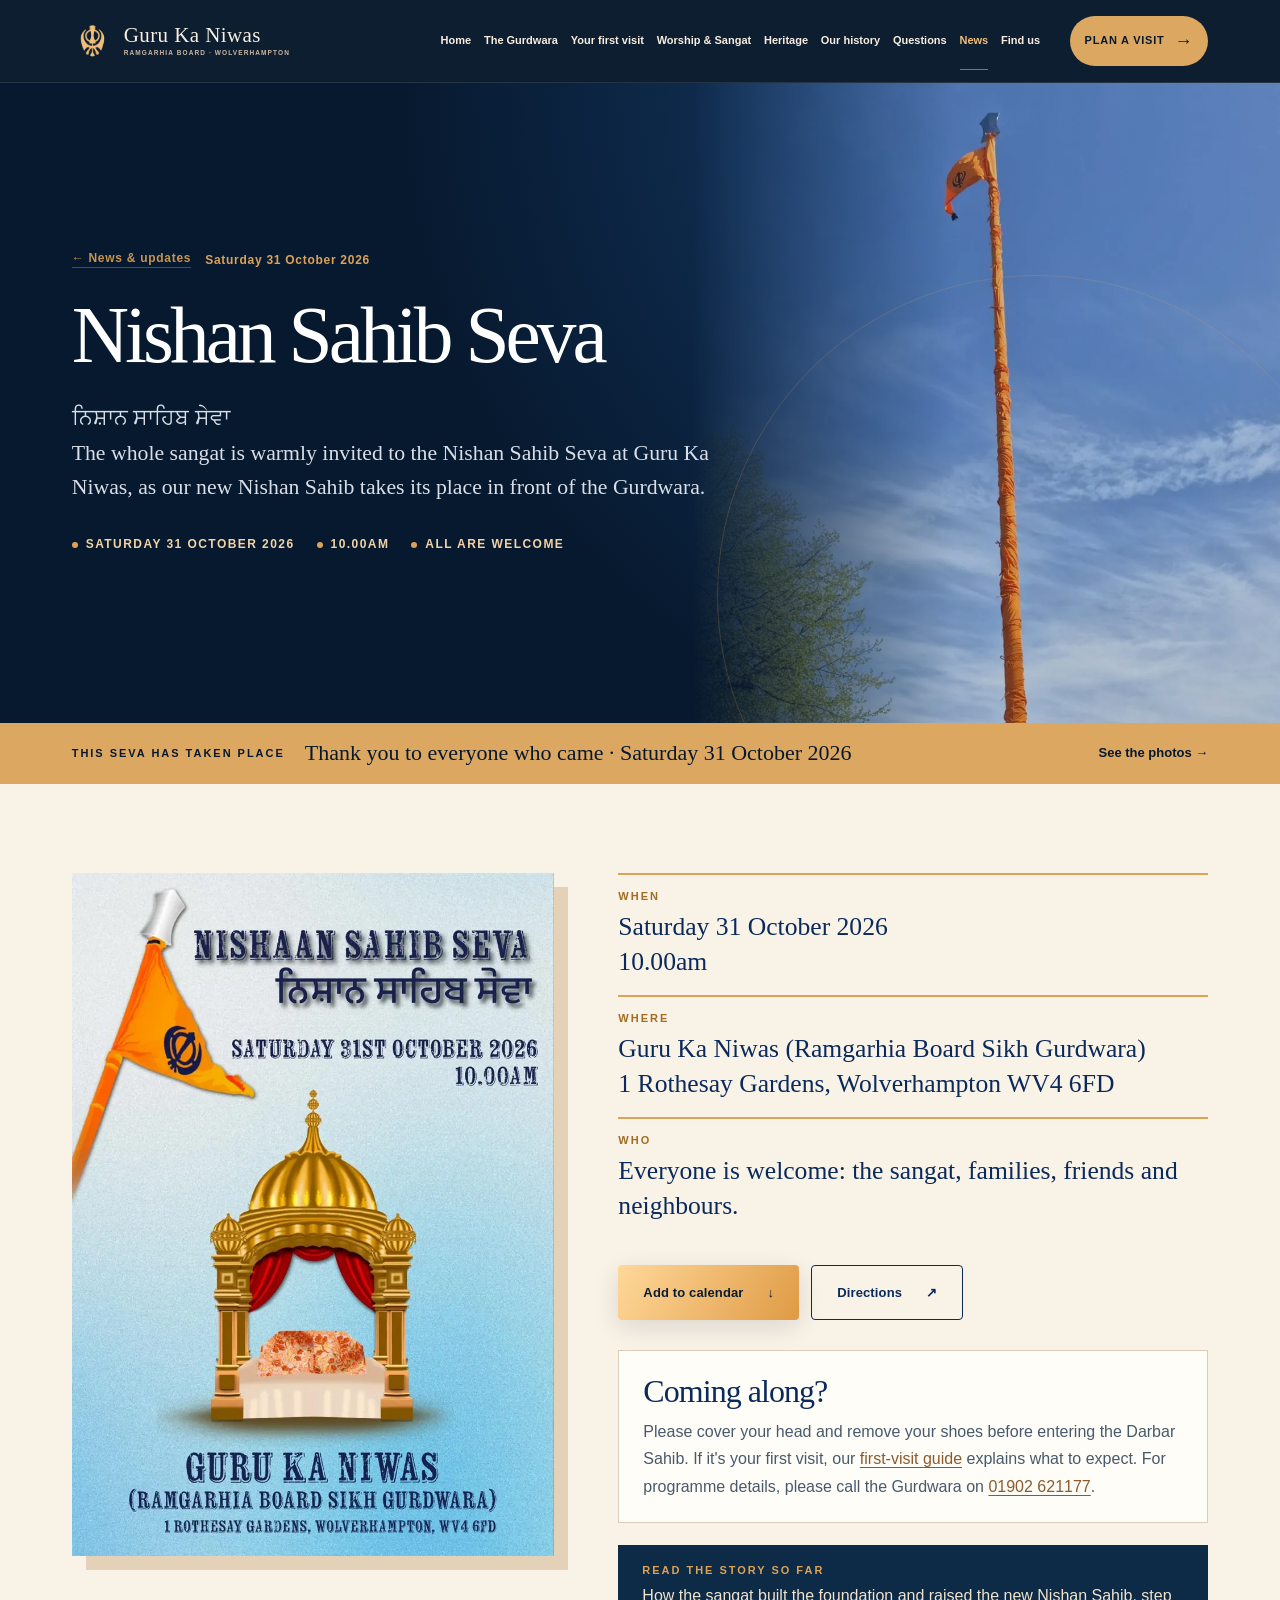
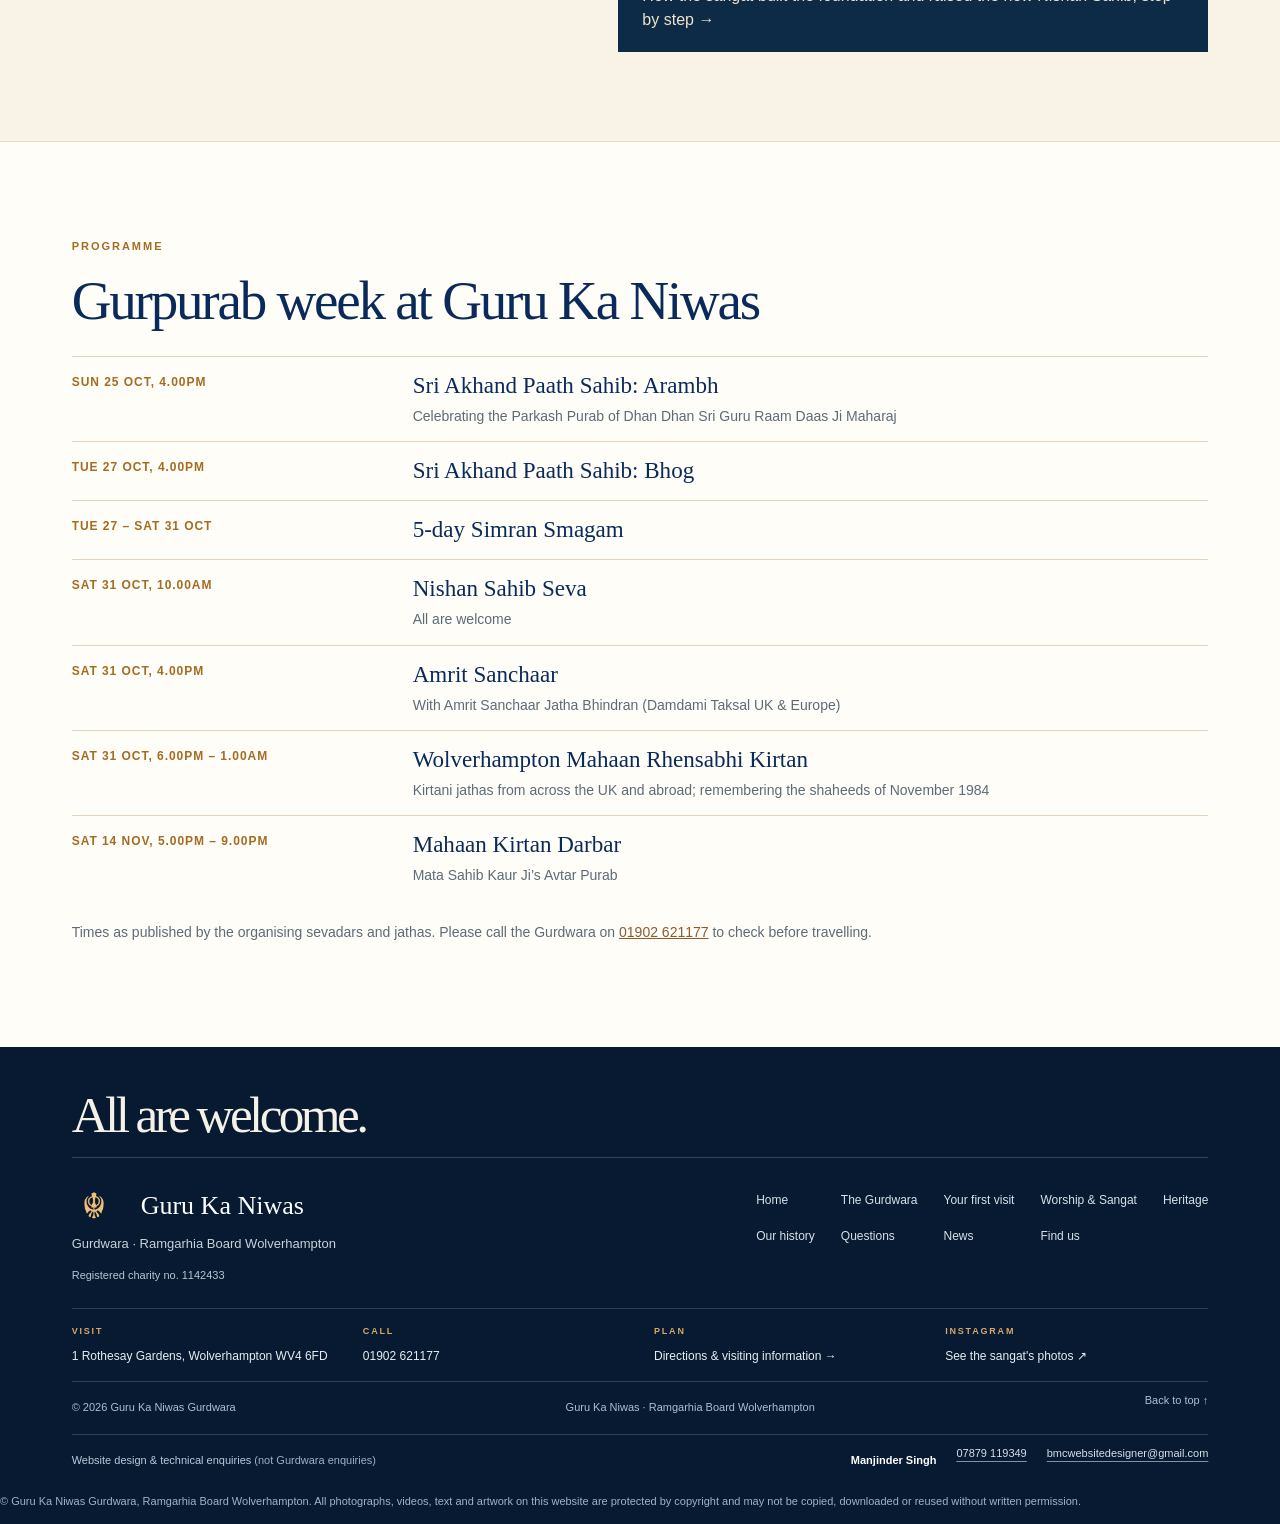
<file: news-nishan-sahib-seva.html>
<!doctype html>
<html lang="en-GB">
<head>
<meta charset="utf-8"/>
<meta content="width=device-width,initial-scale=1" name="viewport"/>
<title>Nishan Sahib Seva, Saturday 31 October 2026 | Guru Ka Niwas Gurdwara</title>
<meta content="Nishan Sahib Seva at Guru Ka Niwas Gurdwara, Wolverhampton, Saturday 31 October 2026 at 10.00am. All are welcome." name="description"/>
<meta content="#0A2A5B" name="theme-color"/>
<meta content="light" name="color-scheme"/>
<meta content="Nishan Sahib Seva, Saturday 31 October 2026 | Guru Ka Niwas" property="og:title"/>
<meta content="Nishan Sahib Seva at Guru Ka Niwas Gurdwara, Wolverhampton, Saturday 31 October 2026 at 10.00am. All are welcome." property="og:description"/>
<meta content="website" property="og:type"/>
<meta content="https://gkn-rbst.co.uk/news-nishan-sahib-seva.html" property="og:url"/>
<meta content="https://gkn-rbst.co.uk/assets/news/nishan-sahib-seva-poster.webp" property="og:image"/>
<link href="https://gkn-rbst.co.uk/news-nishan-sahib-seva.html" rel="canonical"/>
<link href="assets/favicon.svg" rel="icon" type="image/svg+xml"/>
<link href="style.css" rel="stylesheet"/>
<link href="v8.css" rel="stylesheet"/>
<link href="v9.css" rel="stylesheet"/>
<link href="v10.css" rel="stylesheet"/><link rel="stylesheet" href="news.css"><link rel="stylesheet" href="mobile.css">

</head>
<body class="page-news">
<a href="#main" class="skip-link">Skip to main content</a>
<div class="utility"><div class="container utility-inner"><span><span aria-hidden="true" class="gold-dot"></span> Ramgarhia Board · Wolverhampton</span><div class="utility-links"><span>1 Rothesay Gardens · WV4 6FD</span><a href="tel:+441902621177">Call us: 01902 621177 <span aria-hidden="true">→</span></a></div></div></div>
<header class="site-header" id="top"><div class="header-progress" aria-hidden="true"></div>
<div class="container header-row">
<a aria-label="Guru Ka Niwas Gurdwara home" class="brand" href="index.html"><span aria-hidden="true" class="brand-symbol"><img class="v9-brand-mark" src="assets/khanda-mark.png" alt=""></span><span class="brand-copy"><strong>Guru Ka Niwas</strong><small>RAMGARHIA BOARD · WOLVERHAMPTON</small></span></a>
<nav aria-label="Main navigation" class="desktop-nav"><a href="index.html">Home</a><a href="gurdwara.html">The Gurdwara</a><a href="first-visit.html">Your first visit</a><a href="worship.html">Worship &amp; Sangat</a><a href="heritage.html">Heritage</a><a href="our-history.html">Our history</a><a href="questions.html">Questions</a><a aria-current="page" href="news.html">News</a><a href="find-us.html">Find us</a></nav>
<a class="head-cta" href="first-visit.html">Plan a visit <span aria-hidden="true">→</span></a>
<button aria-controls="mobile-nav" aria-expanded="false" class="menu-button" id="menu-button" type="button"><span>Menu</span><span class="hamburger"><i></i><i></i></span></button>
</div>
<nav aria-label="Mobile navigation" class="mobile-nav" hidden="" id="mobile-nav"><a href="index.html">Home</a><a href="gurdwara.html">The Gurdwara</a><a href="first-visit.html">Your first visit</a><a href="worship.html">Worship &amp; Sangat</a><a href="heritage.html">Heritage</a><a href="our-history.html">Our history</a><a href="questions.html">Questions</a><a aria-current="page" href="news.html">News</a><a href="find-us.html">Find us</a></nav>
</header>
<main id="main">
<section class="nw-hero has-photo" aria-labelledby="page-heading"><img class="nw-hero-photo" src="assets/real/nishan-sahib.webp" alt="" aria-hidden="true"><div class="container">
<div class="nw-crumb"><a href="news.html">← News &amp; updates</a><span>Saturday 31 October 2026</span></div>
<h1 id="page-heading">Nishan Sahib Seva</h1>
<p class="nw-lead" lang="pa">ਨਿਸ਼ਾਨ ਸਾਹਿਬ ਸੇਵਾ</p>
<p class="nw-lead">The whole sangat is warmly invited to the Nishan Sahib Seva at Guru Ka Niwas, as our new Nishan Sahib takes its place in front of the Gurdwara.</p>
<div class="nw-meta"><span>Saturday 31 October 2026</span><span>10.00am</span><span>All are welcome</span></div>
</div></section>
<section class="nw-invite"><div class="container"><a href="news-nishan-sahib-raised.html"><b>This seva has taken place</b><strong>Thank you to everyone who came · Saturday 31 October 2026</strong><span>See the photos →</span></a></div></section><section class="nw-event"><div class="container nw-event-grid">
<figure class="nw-poster"><img src="assets/news/nishan-sahib-seva-poster.webp" alt="Poster: Nishaan Sahib Seva, Saturday 31st October 2026, 10.00am, Guru Ka Niwas (Ramgarhia Board Sikh Gurdwara), 1 Rothesay Gardens, Wolverhampton WV4 6FD" width="1100" height="1556"></figure>
<div class="nw-event-info">
<dl class="nw-facts">
<div><dt>When</dt><dd>Saturday 31 October 2026<br>10.00am</dd></div>
<div><dt>Where</dt><dd>Guru Ka Niwas (Ramgarhia Board Sikh Gurdwara)<br>1 Rothesay Gardens, Wolverhampton WV4 6FD</dd></div>
<div><dt>Who</dt><dd>Everyone is welcome: the sangat, families, friends and neighbours.</dd></div>
</dl>
<div class="nw-actions">
<a class="nw-btn" href="assets/news/nishan-sahib-seva-2026-10-31.ics" download>Add to calendar <span aria-hidden="true">↓</span></a>
<a class="nw-btn nw-btn--ghost" href="https://www.google.com/maps/dir/?api=1&amp;destination=1%20Rothesay%20Gardens%2C%20Wolverhampton%20WV4%206FD" target="_blank" rel="noopener">Directions <span aria-hidden="true">↗</span></a>
</div>
<div class="nw-visit-note"><h2>Coming along?</h2>
<p>Please cover your head and remove your shoes before entering the Darbar Sahib. If it's your first visit, our <a href="first-visit.html">first-visit guide</a> explains what to expect. For programme details, please call the Gurdwara on <a href="tel:+441902621177">01902 621177</a>.</p></div>
<a class="nw-related" href="news-nishan-sahib-foundation.html"><b>Read the story so far</b>How the sangat built the foundation and raised the new Nishan Sahib, step by step →</a>
</div>
</div></section><section class="nw-prog" aria-labelledby="prog-title"><div class="container"><span class="nw-tag">Programme</span><h2 id="prog-title">Gurpurab week at Guru Ka Niwas</h2><div class="nw-prog-wrap"><table class="nw-prog-table"><tbody><tr><th scope="row">Sun 25 Oct, 4.00pm</th><td><b>Sri Akhand Paath Sahib: Arambh</b><span>Celebrating the Parkash Purab of Dhan Dhan Sri Guru Raam Daas Ji Maharaj</span></td></tr><tr><th scope="row">Tue 27 Oct, 4.00pm</th><td><b>Sri Akhand Paath Sahib: Bhog</b></td></tr><tr><th scope="row">Tue 27 – Sat 31 Oct</th><td><b>5-day Simran Smagam</b></td></tr><tr><th scope="row">Sat 31 Oct, 10.00am</th><td><b>Nishan Sahib Seva</b><span>All are welcome</span></td></tr><tr><th scope="row">Sat 31 Oct, 4.00pm</th><td><b>Amrit Sanchaar</b><span>With Amrit Sanchaar Jatha Bhindran (Damdami Taksal UK &amp; Europe)</span></td></tr><tr><th scope="row">Sat 31 Oct, 6.00pm – 1.00am</th><td><b>Wolverhampton Mahaan Rhensabhi Kirtan</b><span>Kirtani jathas from across the UK and abroad; remembering the shaheeds of November 1984</span></td></tr><tr><th scope="row">Sat 14 Nov, 5.00pm – 9.00pm</th><td><b>Mahaan Kirtan Darbar</b><span>Mata Sahib Kaur Ji’s Avtar Purab</span></td></tr></tbody></table></div><p class="nw-prog-note">Times as published by the organising sevadars and jathas. Please call the Gurdwara on <a href="tel:+441902621177">01902 621177</a> to check before travelling.</p></div></section></main>
<footer><div class="container v8-footer-prelude"><span>All are <em>welcome.</em></span></div><div class="container footer-main"><div><div class="footer-brand"><img class="v9-footer-mark" src="assets/khanda-mark.png" alt=""><b>Guru Ka Niwas</b></div><p>Gurdwara · Ramgarhia Board Wolverhampton</p><small>Registered charity no. 1142433</small></div><div class="footer-links"><a href="index.html">Home</a><a href="gurdwara.html">The Gurdwara</a><a href="first-visit.html">Your first visit</a><a href="worship.html">Worship &amp; Sangat</a><a href="heritage.html">Heritage</a><a href="our-history.html">Our history</a><a href="questions.html">Questions</a><a aria-current="page" href="news.html">News</a><a href="find-us.html">Find us</a></div></div><div class="container v9-footer-contact"><span><b>VISIT</b>1 Rothesay Gardens, Wolverhampton WV4 6FD</span><a href="tel:+441902621177"><b>CALL</b>01902 621177</a><a href="find-us.html"><b>PLAN</b>Directions &amp; visiting information →</a><a href="https://www.instagram.com/explore/locations/1029260740/gkn-guru-ka-niwas/" target="_blank" rel="noopener"><b>INSTAGRAM</b>See the sangat's photos ↗</a></div><div class="container footer-bottom"><small>© <span id="year">2026</span> Guru Ka Niwas Gurdwara</small><small>Guru Ka Niwas · Ramgarhia Board Wolverhampton</small><a href="#top">Back to top ↑</a></div><div aria-label="Website designer details" class="container site-credit">
<span class="site-credit-label">Website design &amp; technical enquiries <span class="designer-boundary">(not Gurdwara enquiries)</span></span>
<span class="site-credit-details"><span class="designer-name">Manjinder Singh</span><a class="designer-phone" href="tel:+447879119349">07879 119349</a><a class="designer-email" href="mailto:bmcwebsitedesigner@gmail.com">bmcwebsitedesigner@gmail.com</a></span>
</div><p class="gk-copyright container">© Guru Ka Niwas Gurdwara, Ramgarhia Board Wolverhampton. All photographs, videos, text and artwork on this website are protected by copyright and may not be copied, downloaded or reused without written permission.</p></footer>
<script src="assets/hero-settings.js" defer></script>
<script src="script.js" defer></script>
<script src="assets/fit-text.js" defer></script><script src="assets/protect.js" defer></script></body></html>
</file>
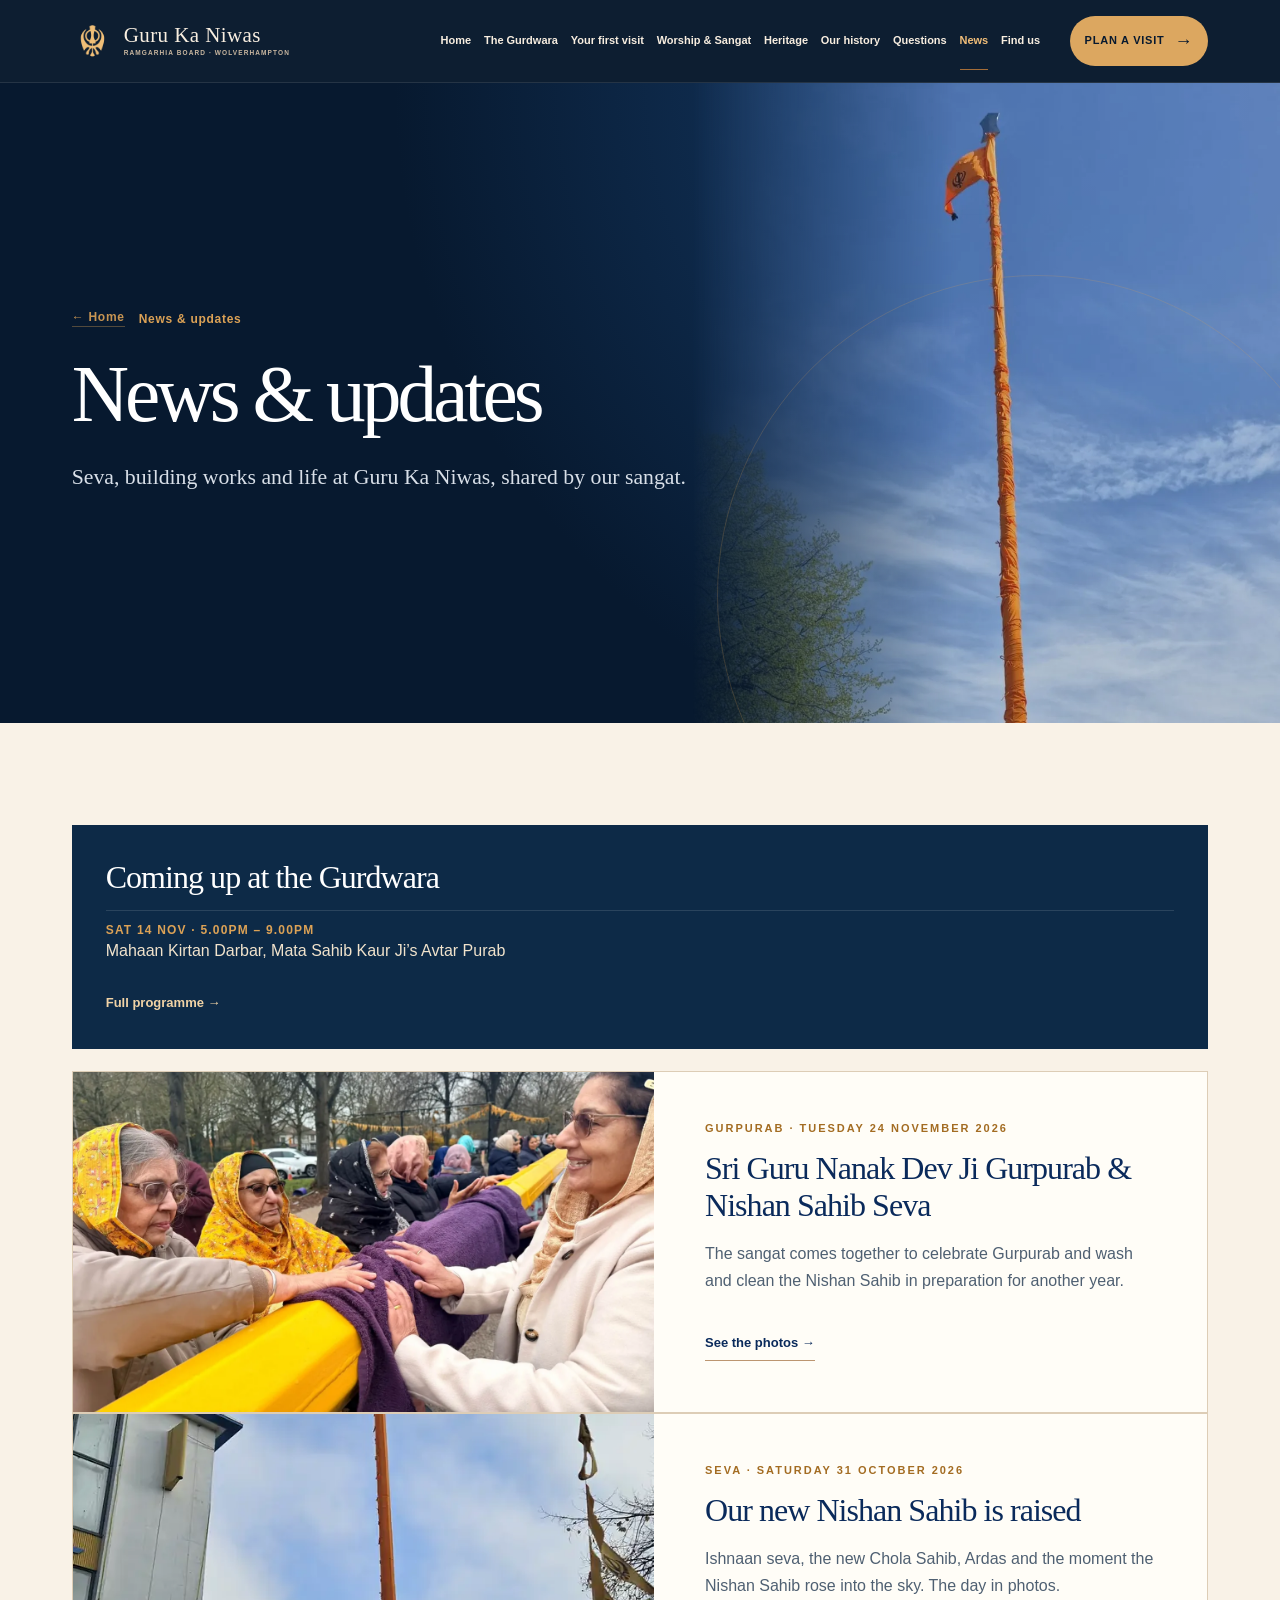
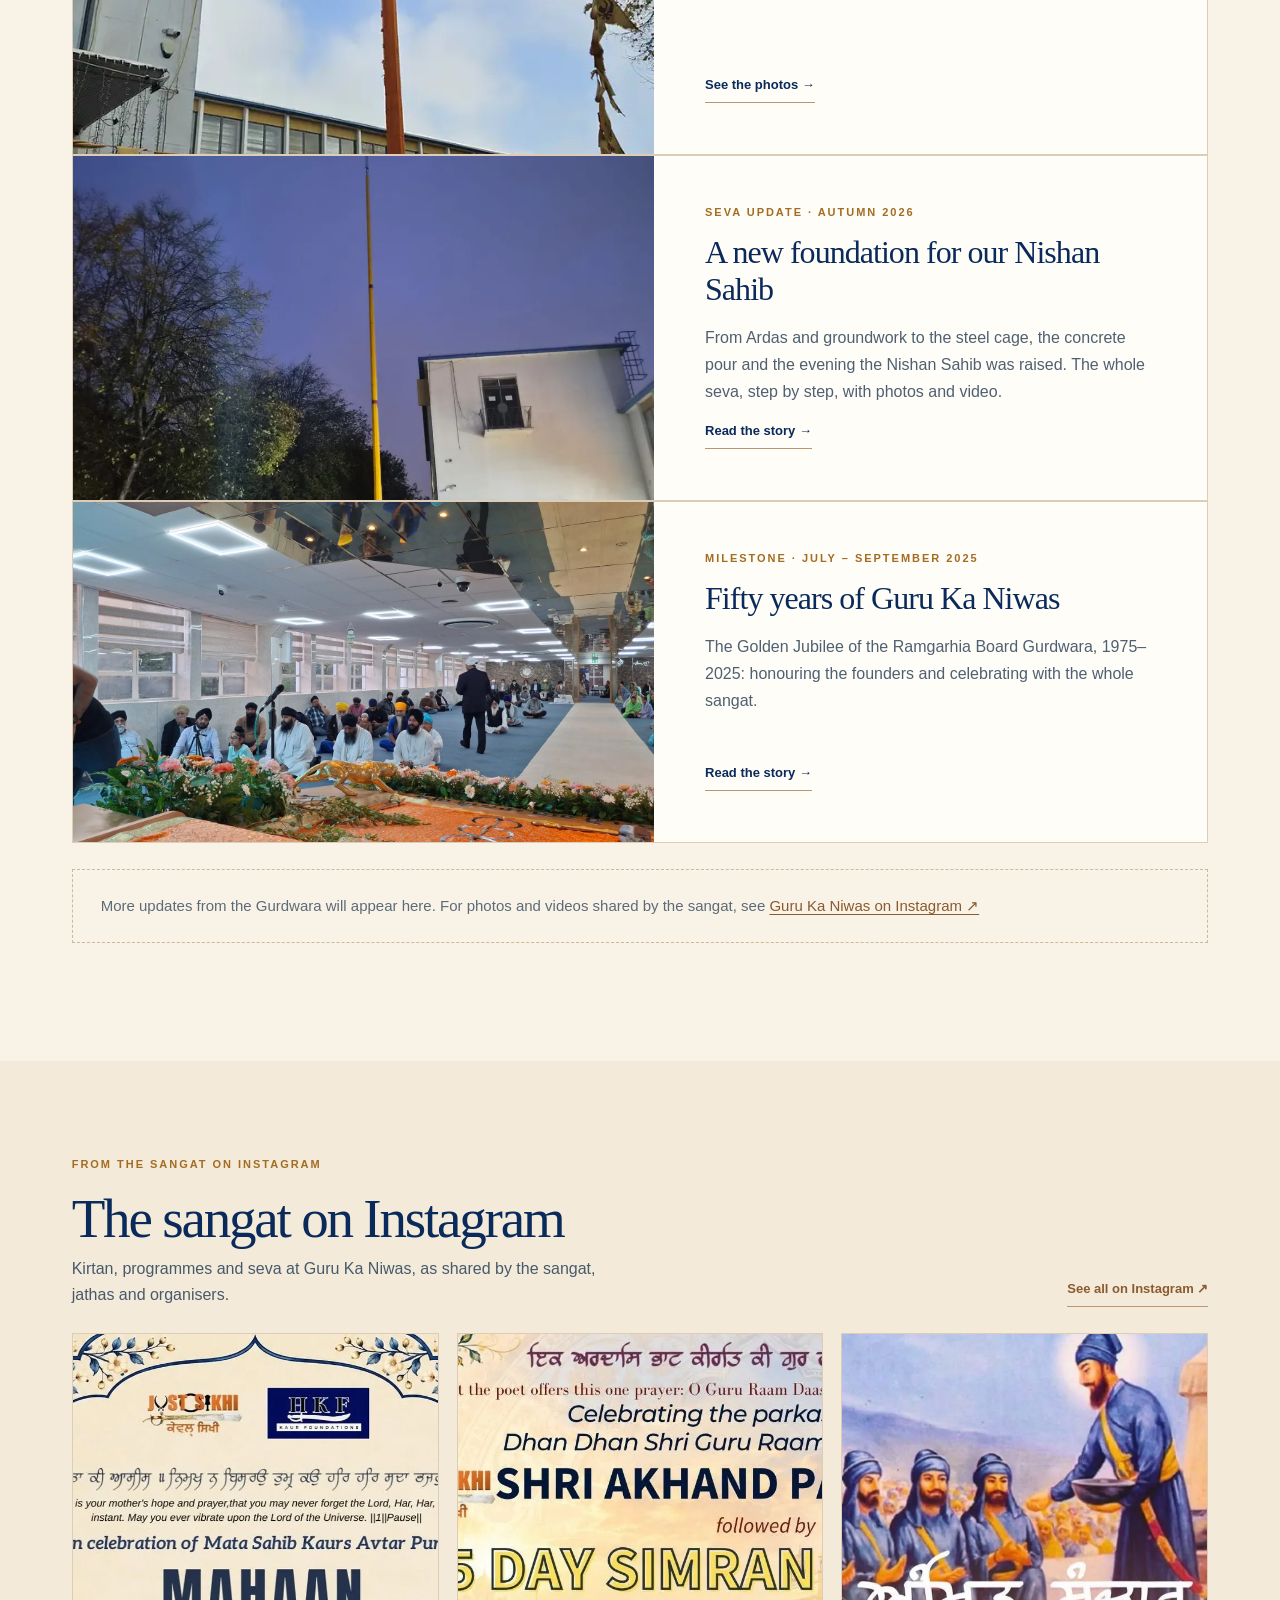
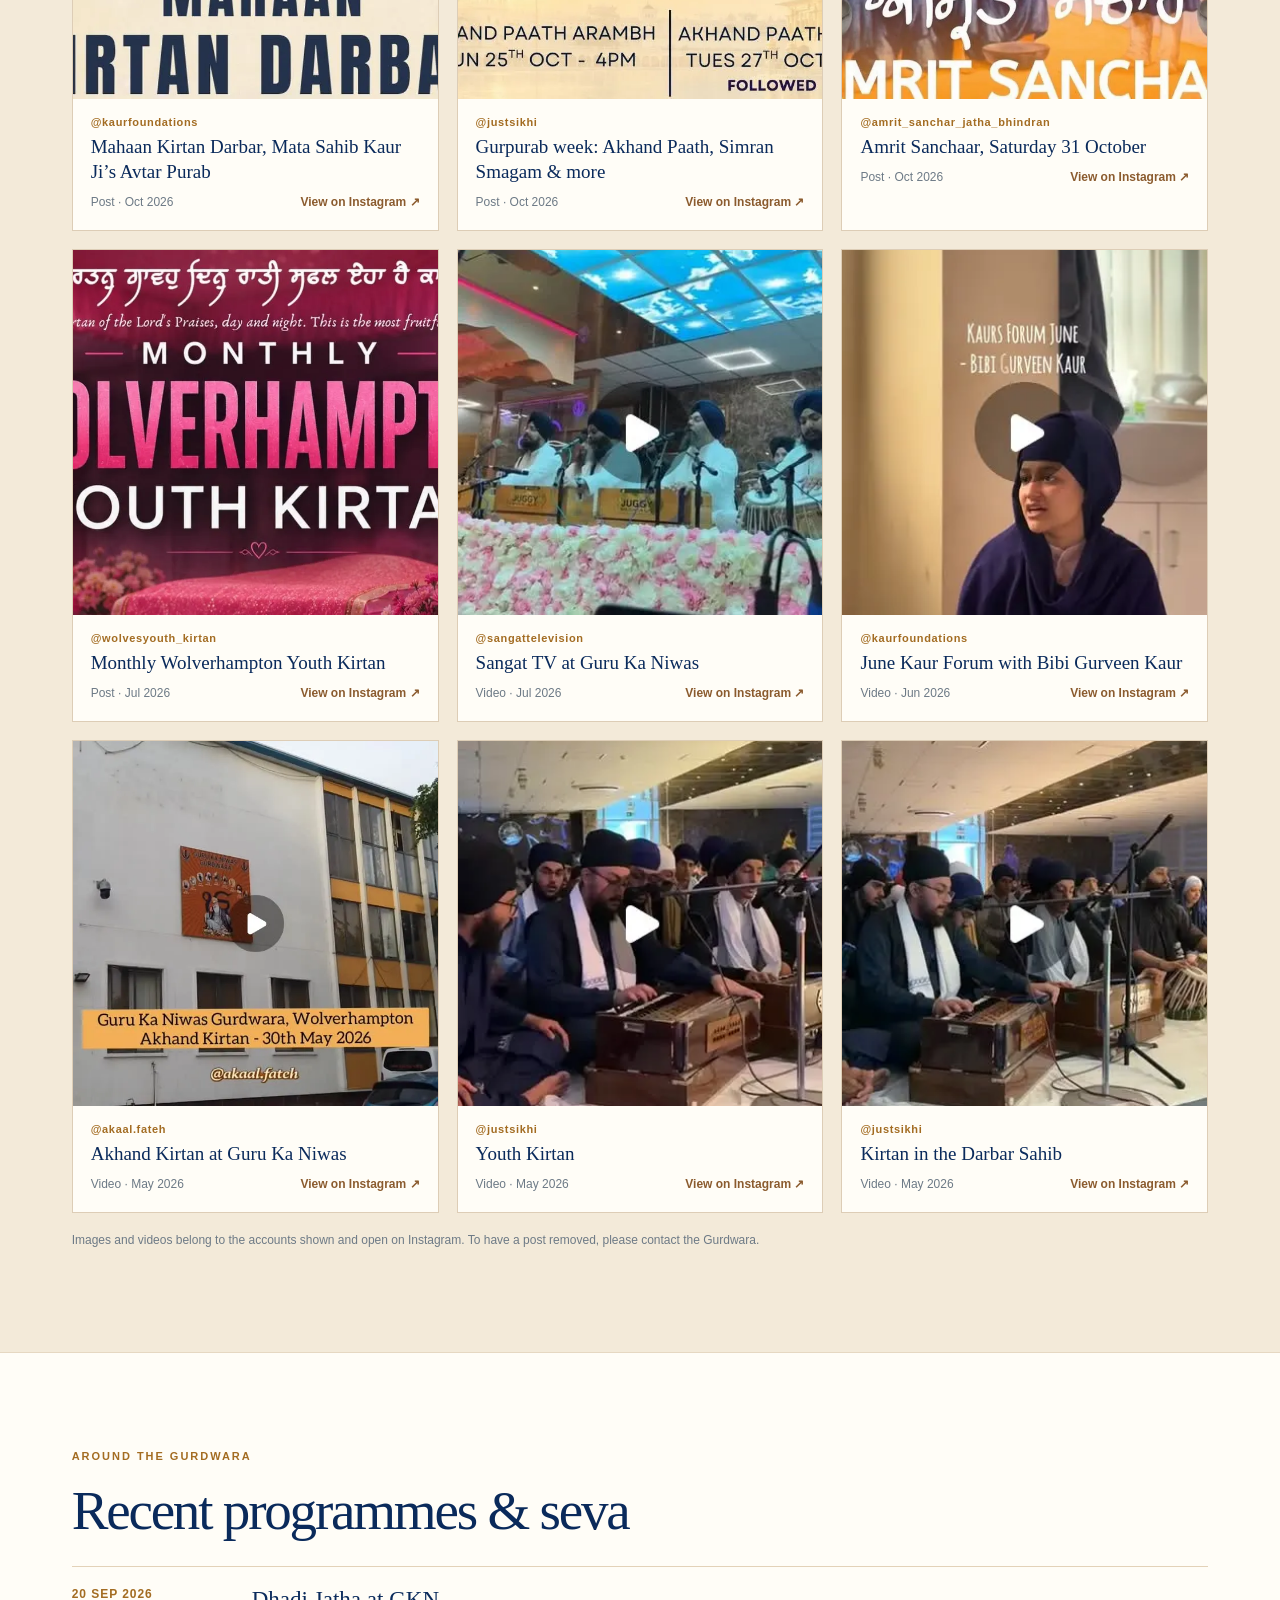
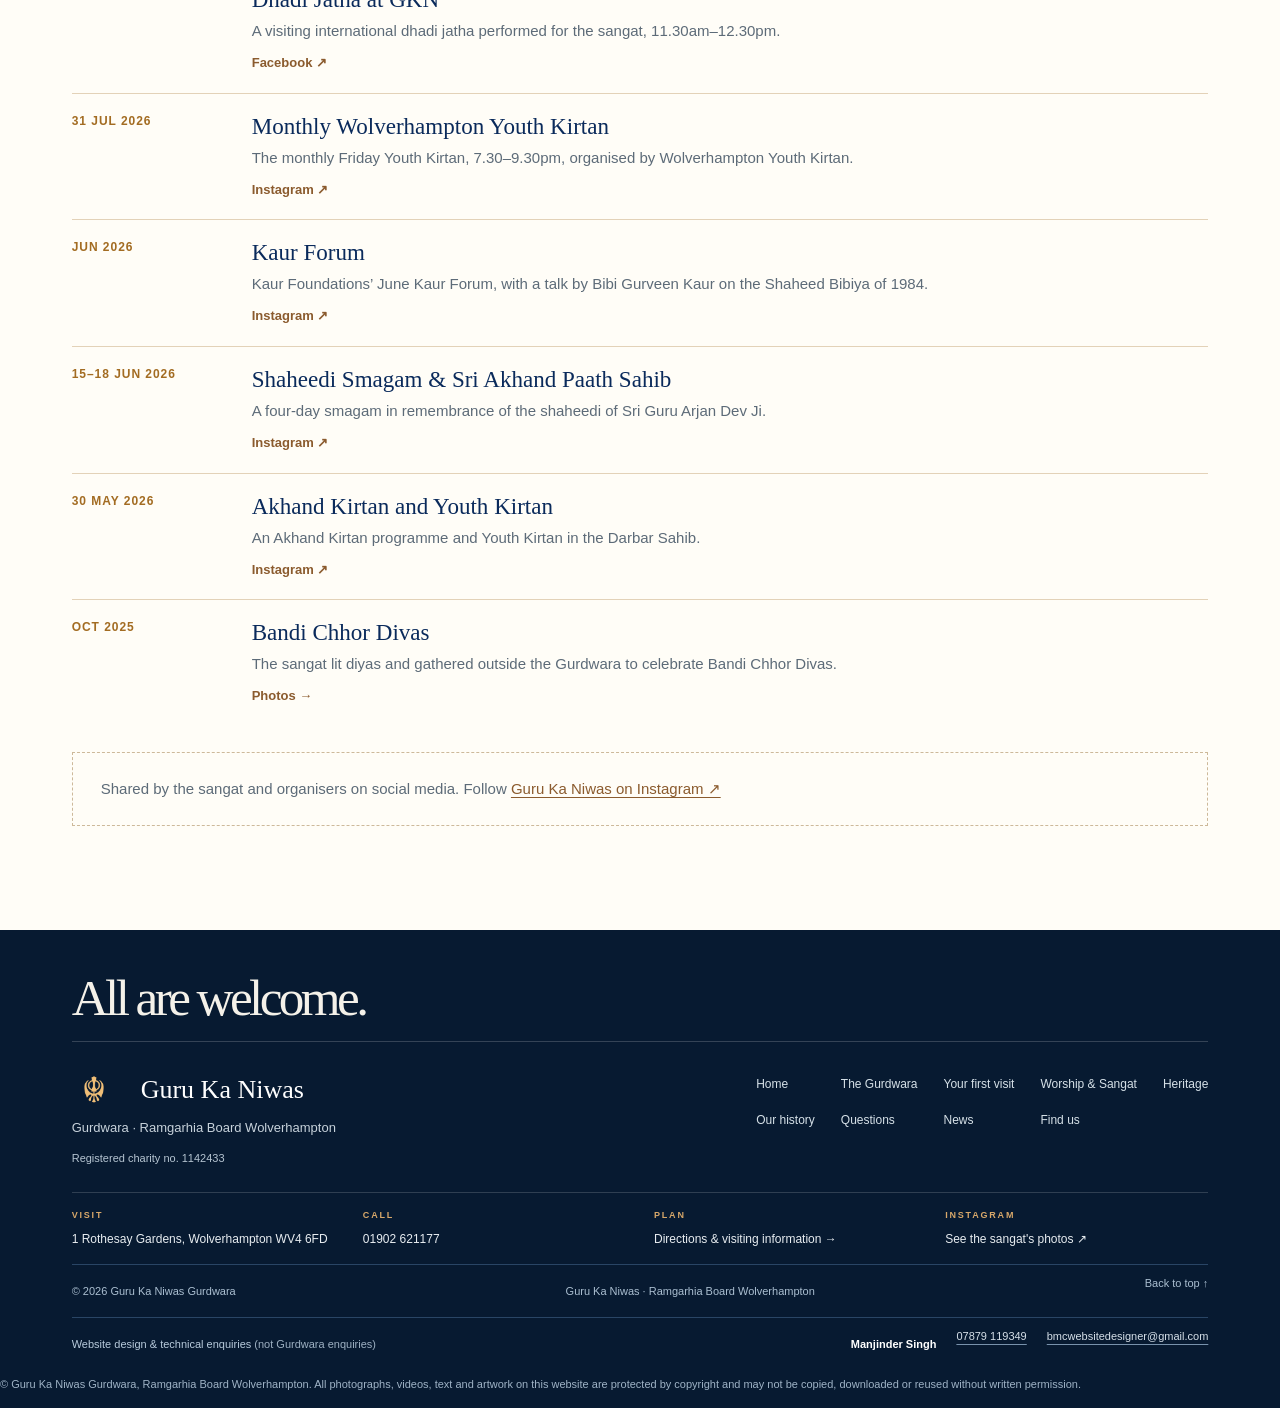
<file: news.html>
<!doctype html>
<html lang="en-GB">
<head>
<meta charset="utf-8"/>
<meta content="width=device-width,initial-scale=1" name="viewport"/>
<title>News & updates | Guru Ka Niwas Gurdwara</title>
<meta content="News, seva and building updates from Guru Ka Niwas Gurdwara, Wolverhampton." name="description"/>
<meta content="#0A2A5B" name="theme-color"/>
<meta content="light" name="color-scheme"/>
<meta content="News & updates | Guru Ka Niwas" property="og:title"/>
<meta content="News, seva and building updates from Guru Ka Niwas Gurdwara, Wolverhampton." property="og:description"/>
<meta content="website" property="og:type"/>
<meta content="https://gkn-rbst.co.uk/news.html" property="og:url"/>
<meta content="https://gkn-rbst.co.uk/assets/news/pole-standing.webp" property="og:image"/>
<link href="https://gkn-rbst.co.uk/news.html" rel="canonical"/>
<link href="assets/favicon.svg" rel="icon" type="image/svg+xml"/>
<link href="style.css" rel="stylesheet"/>
<link href="v8.css" rel="stylesheet"/>
<link href="v9.css" rel="stylesheet"/>
<link href="v10.css" rel="stylesheet"/><link rel="stylesheet" href="news.css"><link rel="stylesheet" href="mobile.css">

</head>
<body class="page-news">
<a href="#main" class="skip-link">Skip to main content</a>
<div class="utility"><div class="container utility-inner"><span><span aria-hidden="true" class="gold-dot"></span> Ramgarhia Board · Wolverhampton</span><div class="utility-links"><span>1 Rothesay Gardens · WV4 6FD</span><a href="tel:+441902621177">Call us: 01902 621177 <span aria-hidden="true">→</span></a></div></div></div>
<header class="site-header" id="top"><div class="header-progress" aria-hidden="true"></div>
<div class="container header-row">
<a aria-label="Guru Ka Niwas Gurdwara home" class="brand" href="index.html"><span aria-hidden="true" class="brand-symbol"><img class="v9-brand-mark" src="assets/khanda-mark.png" alt=""></span><span class="brand-copy"><strong>Guru Ka Niwas</strong><small>RAMGARHIA BOARD · WOLVERHAMPTON</small></span></a>
<nav aria-label="Main navigation" class="desktop-nav"><a href="index.html">Home</a><a href="gurdwara.html">The Gurdwara</a><a href="first-visit.html">Your first visit</a><a href="worship.html">Worship &amp; Sangat</a><a href="heritage.html">Heritage</a><a href="our-history.html">Our history</a><a href="questions.html">Questions</a><a aria-current="page" href="news.html">News</a><a href="find-us.html">Find us</a></nav>
<a class="head-cta" href="first-visit.html">Plan a visit <span aria-hidden="true">→</span></a>
<button aria-controls="mobile-nav" aria-expanded="false" class="menu-button" id="menu-button" type="button"><span>Menu</span><span class="hamburger"><i></i><i></i></span></button>
</div>
<nav aria-label="Mobile navigation" class="mobile-nav" hidden="" id="mobile-nav"><a href="index.html">Home</a><a href="gurdwara.html">The Gurdwara</a><a href="first-visit.html">Your first visit</a><a href="worship.html">Worship &amp; Sangat</a><a href="heritage.html">Heritage</a><a href="our-history.html">Our history</a><a href="questions.html">Questions</a><a aria-current="page" href="news.html">News</a><a href="find-us.html">Find us</a></nav>
</header>
<main id="main">
<section class="nw-hero has-photo" aria-labelledby="page-heading"><img class="nw-hero-photo" src="assets/real/nishan-sahib.webp" alt="" aria-hidden="true"><div class="container">
<div class="nw-crumb"><a href="index.html">← Home</a><span>News &amp; updates</span></div>
<h1 id="page-heading">News &amp; updates</h1>
<p class="nw-lead">Seva, building works and life at Guru Ka Niwas, shared by our sangat.</p>
</div></section>
<section class="nw-list"><div class="container"><div class="nw-upcoming"><h2>Coming up at the Gurdwara</h2><ul><li><b>Sat 14 Nov · 5.00pm – 9.00pm</b> Mahaan Kirtan Darbar, Mata Sahib Kaur Ji’s Avtar Purab</li></ul><a href="news-nishan-sahib-seva.html#prog-title">Full programme →</a></div><a class="nw-card" href="news-guru-nanak-gurpurab-2026.html"><div class="nw-card-img"><img src="assets/news/gurpurab-2026/photo-38.webp" alt="The sangat washing the Nishan Sahib at Guru Ka Niwas" loading="lazy"></div><div class="nw-card-body"><span class="nw-tag">Gurpurab · Tuesday 24 November 2026</span><h2>Sri Guru Nanak Dev Ji Gurpurab &amp; Nishan Sahib Seva</h2><p>The sangat comes together to celebrate Gurpurab and wash and clean the Nishan Sahib in preparation for another year.</p><span class="nw-more">See the photos →</span></div></a>
<a class="nw-card" href="news-nishan-sahib-raised.html"><div class="nw-card-img"><img src="assets/news/raised/raised.webp" alt="The newly raised Nishan Sahib in its orange Chola Sahib" loading="lazy"></div><div class="nw-card-body"><span class="nw-tag">Seva · Saturday 31 October 2026</span><h2>Our new Nishan Sahib is raised</h2><p>Ishnaan seva, the new Chola Sahib, Ardas and the moment the Nishan Sahib rose into the sky. The day in photos.</p><span class="nw-more">See the photos →</span></div></a>
<a class="nw-card" href="news-nishan-sahib-foundation.html">
<div class="nw-card-img"><img src="assets/news/pole-standing.webp" alt="The newly raised Nishan Sahib beside the Gurdwara at dusk" loading="lazy"></div>
<div class="nw-card-body"><span class="nw-tag">Seva update · Autumn 2026</span><h2>A new foundation for our Nishan Sahib</h2>
<p>From Ardas and groundwork to the steel cage, the concrete pour and the evening the Nishan Sahib was raised. The whole seva, step by step, with photos and video.</p>
<span class="nw-more">Read the story →</span></div></a>
<a class="nw-card" href="news-golden-jubilee-2025.html"><div class="nw-card-img"><img src="assets/news/jubilee/jubilee-darbar.webp" alt="The sangat in the Darbar Sahib during the Golden Jubilee celebrations" loading="lazy"></div><div class="nw-card-body"><span class="nw-tag">Milestone · July – September 2025</span><h2>Fifty years of Guru Ka Niwas</h2><p>The Golden Jubilee of the Ramgarhia Board Gurdwara, 1975–2025: honouring the founders and celebrating with the whole sangat.</p><span class="nw-more">Read the story →</span></div></a><p class="nw-soon">More updates from the Gurdwara will appear here. For photos and videos shared by the sangat, see <a href="https://www.instagram.com/explore/locations/1029260740/gkn-guru-ka-niwas/" target="_blank" rel="noopener">Guru Ka Niwas on Instagram ↗</a></p>
</div></section><section class="ig-section" aria-labelledby="ig-news-title"><div class="container"><div class="ig-head"><div><span class="nw-tag">From the sangat on Instagram</span><h2 id="ig-news-title">The sangat on Instagram</h2><p class="ig-lead">Kirtan, programmes and seva at Guru Ka Niwas, as shared by the sangat, jathas and organisers.</p></div><a class="ig-follow" href="https://www.instagram.com/explore/locations/1029260740/gkn-guru-ka-niwas/" target="_blank" rel="noopener">See all on Instagram ↗</a></div><div class="ig-cards"><a class="ig-card" href="https://www.instagram.com/kaurfoundations/p/DewMxTuNI1B/" target="_blank" rel="noopener"><span class="ig-thumb"><img src="assets/instagram/ig-07.webp" alt="Post by @kaurfoundations on Instagram: Mahaan Kirtan Darbar, Mata Sahib Kaur Ji’s Avtar Purab" loading="lazy" decoding="async"></span><span class="ig-meta"><span class="ig-acct">@kaurfoundations</span><b>Mahaan Kirtan Darbar, Mata Sahib Kaur Ji’s Avtar Purab</b><span class="ig-foot">Post · Oct 2026 <em>View on Instagram ↗</em></span></span></a><a class="ig-card" href="https://www.instagram.com/justsikhi/p/DeT2Ho0inCQ/" target="_blank" rel="noopener"><span class="ig-thumb"><img src="assets/instagram/ig-06.webp" alt="Post by @justsikhi on Instagram: Gurpurab week: Akhand Paath, Simran Smagam &amp; more" loading="lazy" decoding="async"></span><span class="ig-meta"><span class="ig-acct">@justsikhi</span><b>Gurpurab week: Akhand Paath, Simran Smagam &amp; more</b><span class="ig-foot">Post · Oct 2026 <em>View on Instagram ↗</em></span></span></a><a class="ig-card" href="https://www.instagram.com/amrit_sanchar_jatha_bhindran/p/DeR1yuwCGW1/" target="_blank" rel="noopener"><span class="ig-thumb"><img src="assets/instagram/ig-09.webp" alt="Post by @amrit_sanchar_jatha_bhindran on Instagram: Amrit Sanchaar, Saturday 31 October" loading="lazy" decoding="async"></span><span class="ig-meta"><span class="ig-acct">@amrit_sanchar_jatha_bhindran</span><b>Amrit Sanchaar, Saturday 31 October</b><span class="ig-foot">Post · Oct 2026 <em>View on Instagram ↗</em></span></span></a><a class="ig-card" href="https://www.instagram.com/wolvesyouth_kirtan/p/DbY7TooMyFf/" target="_blank" rel="noopener"><span class="ig-thumb"><img src="assets/instagram/ig-08.webp" alt="Post by @wolvesyouth_kirtan on Instagram: Monthly Wolverhampton Youth Kirtan" loading="lazy" decoding="async"></span><span class="ig-meta"><span class="ig-acct">@wolvesyouth_kirtan</span><b>Monthly Wolverhampton Youth Kirtan</b><span class="ig-foot">Post · Jul 2026 <em>View on Instagram ↗</em></span></span></a><a class="ig-card" href="https://www.instagram.com/sangattelevision/reel/DbRIlsdiDrr/" target="_blank" rel="noopener"><span class="ig-thumb"><img src="assets/instagram/ig-04.webp" alt="Video by @sangattelevision on Instagram: Sangat TV at Guru Ka Niwas" loading="lazy" decoding="async"></span><span class="ig-meta"><span class="ig-acct">@sangattelevision</span><b>Sangat TV at Guru Ka Niwas</b><span class="ig-foot">Video · Jul 2026 <em>View on Instagram ↗</em></span></span></a><a class="ig-card" href="https://www.instagram.com/kaurfoundations/reel/DaATEBkBWbe/" target="_blank" rel="noopener"><span class="ig-thumb"><img src="assets/instagram/ig-03.webp" alt="Video by @kaurfoundations on Instagram: June Kaur Forum with Bibi Gurveen Kaur" loading="lazy" decoding="async"></span><span class="ig-meta"><span class="ig-acct">@kaurfoundations</span><b>June Kaur Forum with Bibi Gurveen Kaur</b><span class="ig-foot">Video · Jun 2026 <em>View on Instagram ↗</em></span></span></a><a class="ig-card" href="https://www.instagram.com/akaal.fateh/reel/DZX8Iqat7OT/" target="_blank" rel="noopener"><span class="ig-thumb"><img src="assets/instagram/ig-01.webp" alt="Video by @akaal.fateh on Instagram: Akhand Kirtan at Guru Ka Niwas" loading="lazy" decoding="async"></span><span class="ig-meta"><span class="ig-acct">@akaal.fateh</span><b>Akhand Kirtan at Guru Ka Niwas</b><span class="ig-foot">Video · May 2026 <em>View on Instagram ↗</em></span></span></a><a class="ig-card" href="https://www.instagram.com/justsikhi/reel/DZAej9JDPGA/" target="_blank" rel="noopener"><span class="ig-thumb"><img src="assets/instagram/ig-02.webp" alt="Video by @justsikhi on Instagram: Youth Kirtan" loading="lazy" decoding="async"></span><span class="ig-meta"><span class="ig-acct">@justsikhi</span><b>Youth Kirtan</b><span class="ig-foot">Video · May 2026 <em>View on Instagram ↗</em></span></span></a><a class="ig-card" href="https://www.instagram.com/justsikhi/reel/DZAeuP3DIjg/" target="_blank" rel="noopener"><span class="ig-thumb"><img src="assets/instagram/ig-05.webp" alt="Video by @justsikhi on Instagram: Kirtan in the Darbar Sahib" loading="lazy" decoding="async"></span><span class="ig-meta"><span class="ig-acct">@justsikhi</span><b>Kirtan in the Darbar Sahib</b><span class="ig-foot">Video · May 2026 <em>View on Instagram ↗</em></span></span></a></div><p class="ig-credit">Images and videos belong to the accounts shown and open on Instagram. To have a post removed, please contact the Gurdwara.</p></div></section><section class="nw-around" aria-labelledby="around-title"><div class="container"><span class="nw-tag">Around the Gurdwara</span><h2 id="around-title">Recent programmes &amp; seva</h2><ol class="nw-tl"><li><span class="nw-tl-date">20 Sep 2026</span><div><b>Dhadi Jatha at GKN</b><p>A visiting international dhadi jatha performed for the sangat, 11.30am–12.30pm.</p><a href="https://www.facebook.com/groups/1487551672227994/" target="_blank" rel="noopener">Facebook ↗</a></div></li><li><span class="nw-tl-date">31 Jul 2026</span><div><b>Monthly Wolverhampton Youth Kirtan</b><p>The monthly Friday Youth Kirtan, 7.30–9.30pm, organised by Wolverhampton Youth Kirtan.</p><a href="https://www.instagram.com/wolvesyouth_kirtan/p/DbY7TooMyFf/" target="_blank" rel="noopener">Instagram ↗</a></div></li><li><span class="nw-tl-date">Jun 2026</span><div><b>Kaur Forum</b><p>Kaur Foundations’ June Kaur Forum, with a talk by Bibi Gurveen Kaur on the Shaheed Bibiya of 1984.</p><a href="https://www.instagram.com/kaurfoundations/reel/DaATEBkBWbe/" target="_blank" rel="noopener">Instagram ↗</a></div></li><li><span class="nw-tl-date">15–18 Jun 2026</span><div><b>Shaheedi Smagam &amp; Sri Akhand Paath Sahib</b><p>A four-day smagam in remembrance of the shaheedi of Sri Guru Arjan Dev Ji.</p><a href="https://www.instagram.com/justsikhi/p/DZdRZZ-sRZ5/" target="_blank" rel="noopener">Instagram ↗</a></div></li><li><span class="nw-tl-date">30 May 2026</span><div><b>Akhand Kirtan and Youth Kirtan</b><p>An Akhand Kirtan programme and Youth Kirtan in the Darbar Sahib.</p><a href="https://www.instagram.com/akaal.fateh/reel/DZX8Iqat7OT/" target="_blank" rel="noopener">Instagram ↗</a></div></li><li><span class="nw-tl-date">Oct 2025</span><div><b>Bandi Chhor Divas</b><p>The sangat lit diyas and gathered outside the Gurdwara to celebrate Bandi Chhor Divas.</p><a href="gurdwara.html#gallery-title">Photos →</a></div></li></ol><p class="nw-soon">Shared by the sangat and organisers on social media. Follow <a href="https://www.instagram.com/explore/locations/1029260740/gkn-guru-ka-niwas/" target="_blank" rel="noopener">Guru Ka Niwas on Instagram ↗</a></p></div></section></main>
<footer><div class="container v8-footer-prelude"><span>All are <em>welcome.</em></span></div><div class="container footer-main"><div><div class="footer-brand"><img class="v9-footer-mark" src="assets/khanda-mark.png" alt=""><b>Guru Ka Niwas</b></div><p>Gurdwara · Ramgarhia Board Wolverhampton</p><small>Registered charity no. 1142433</small></div><div class="footer-links"><a href="index.html">Home</a><a href="gurdwara.html">The Gurdwara</a><a href="first-visit.html">Your first visit</a><a href="worship.html">Worship &amp; Sangat</a><a href="heritage.html">Heritage</a><a href="our-history.html">Our history</a><a href="questions.html">Questions</a><a href="news.html">News</a><a href="find-us.html">Find us</a></div></div><div class="container v9-footer-contact"><span><b>VISIT</b>1 Rothesay Gardens, Wolverhampton WV4 6FD</span><a href="tel:+441902621177"><b>CALL</b>01902 621177</a><a href="find-us.html"><b>PLAN</b>Directions &amp; visiting information →</a><a href="https://www.instagram.com/explore/locations/1029260740/gkn-guru-ka-niwas/" target="_blank" rel="noopener"><b>INSTAGRAM</b>See the sangat's photos ↗</a></div><div class="container footer-bottom"><small>© <span id="year">2026</span> Guru Ka Niwas Gurdwara</small><small>Guru Ka Niwas · Ramgarhia Board Wolverhampton</small><a href="#top">Back to top ↑</a></div><div aria-label="Website designer details" class="container site-credit">
<span class="site-credit-label">Website design &amp; technical enquiries <span class="designer-boundary">(not Gurdwara enquiries)</span></span>
<span class="site-credit-details"><span class="designer-name">Manjinder Singh</span><a class="designer-phone" href="tel:+447879119349">07879 119349</a><a class="designer-email" href="mailto:bmcwebsitedesigner@gmail.com">bmcwebsitedesigner@gmail.com</a></span>
</div><p class="gk-copyright container">© Guru Ka Niwas Gurdwara, Ramgarhia Board Wolverhampton. All photographs, videos, text and artwork on this website are protected by copyright and may not be copied, downloaded or reused without written permission.</p></footer>
<script src="assets/hero-settings.js" defer></script>
<script src="script.js" defer></script>
<script src="assets/fit-text.js" defer></script><script src="assets/protect.js" defer></script></body></html>
</file>
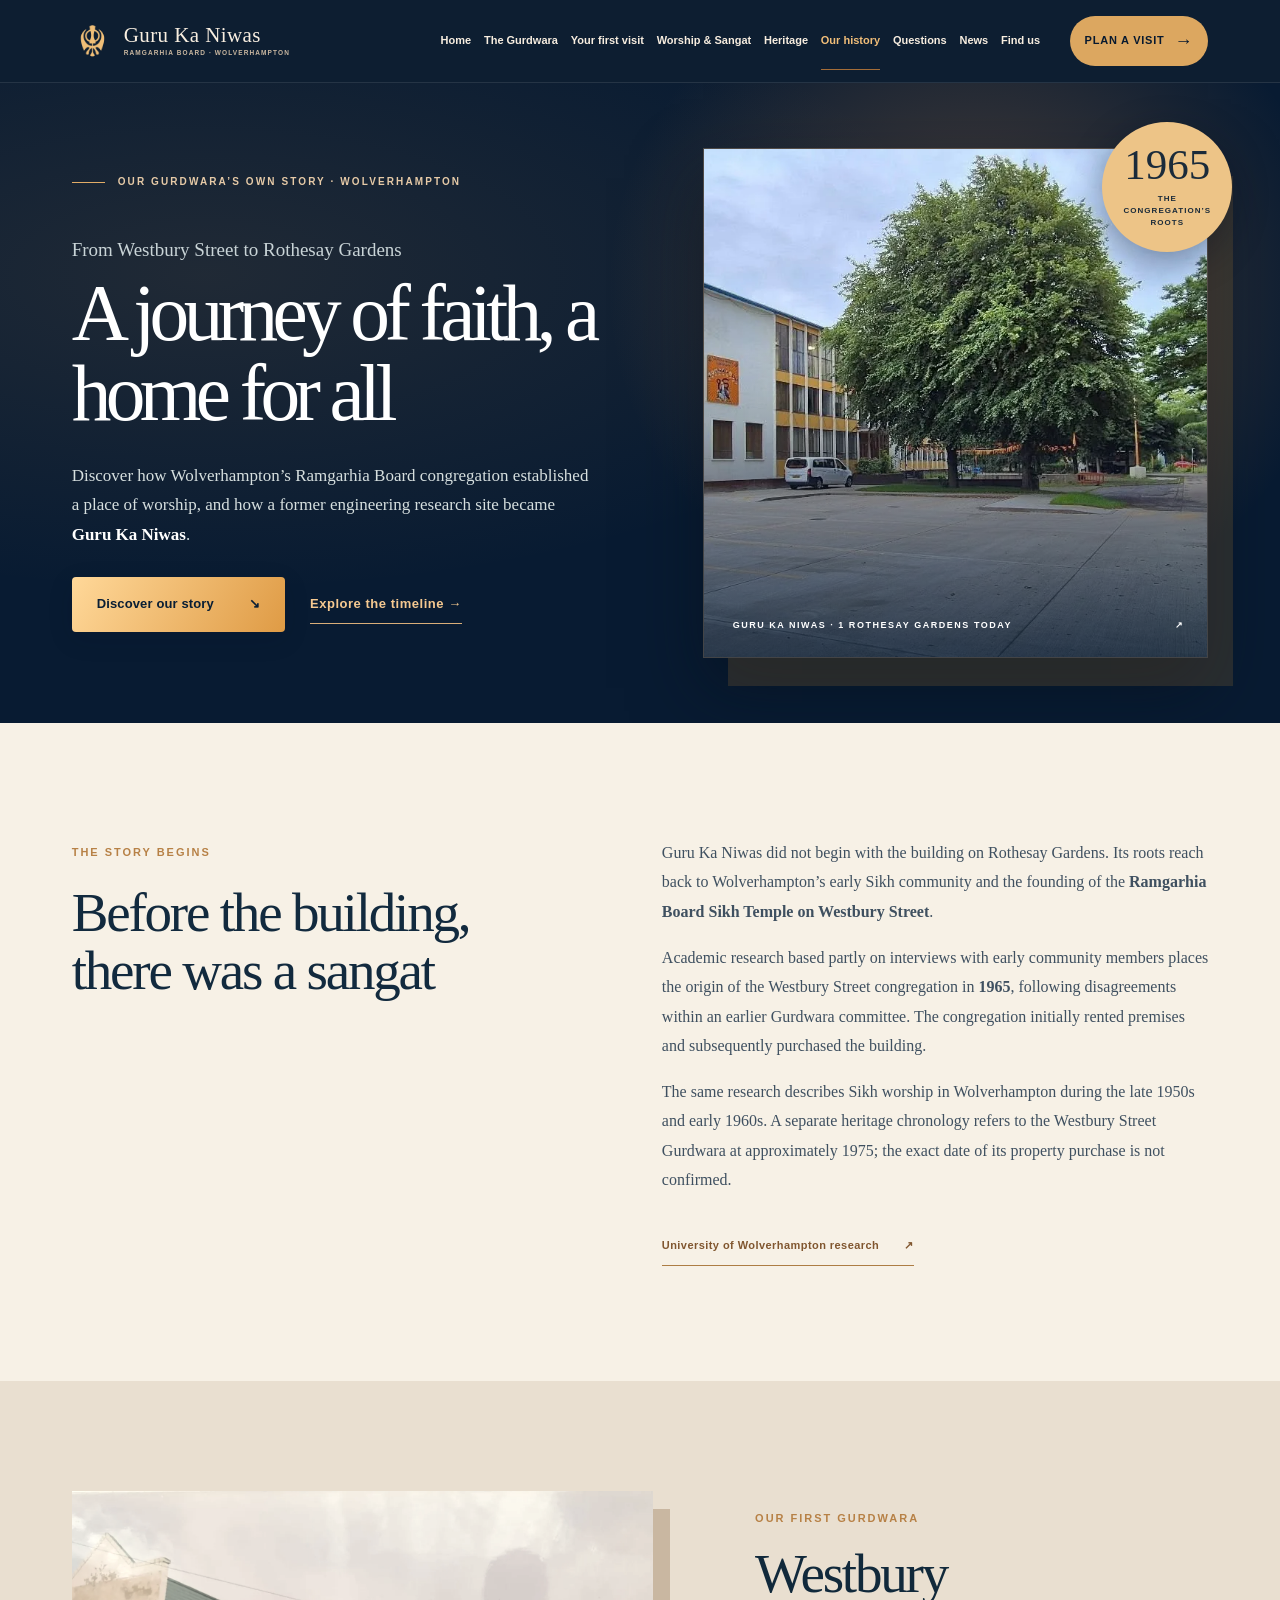
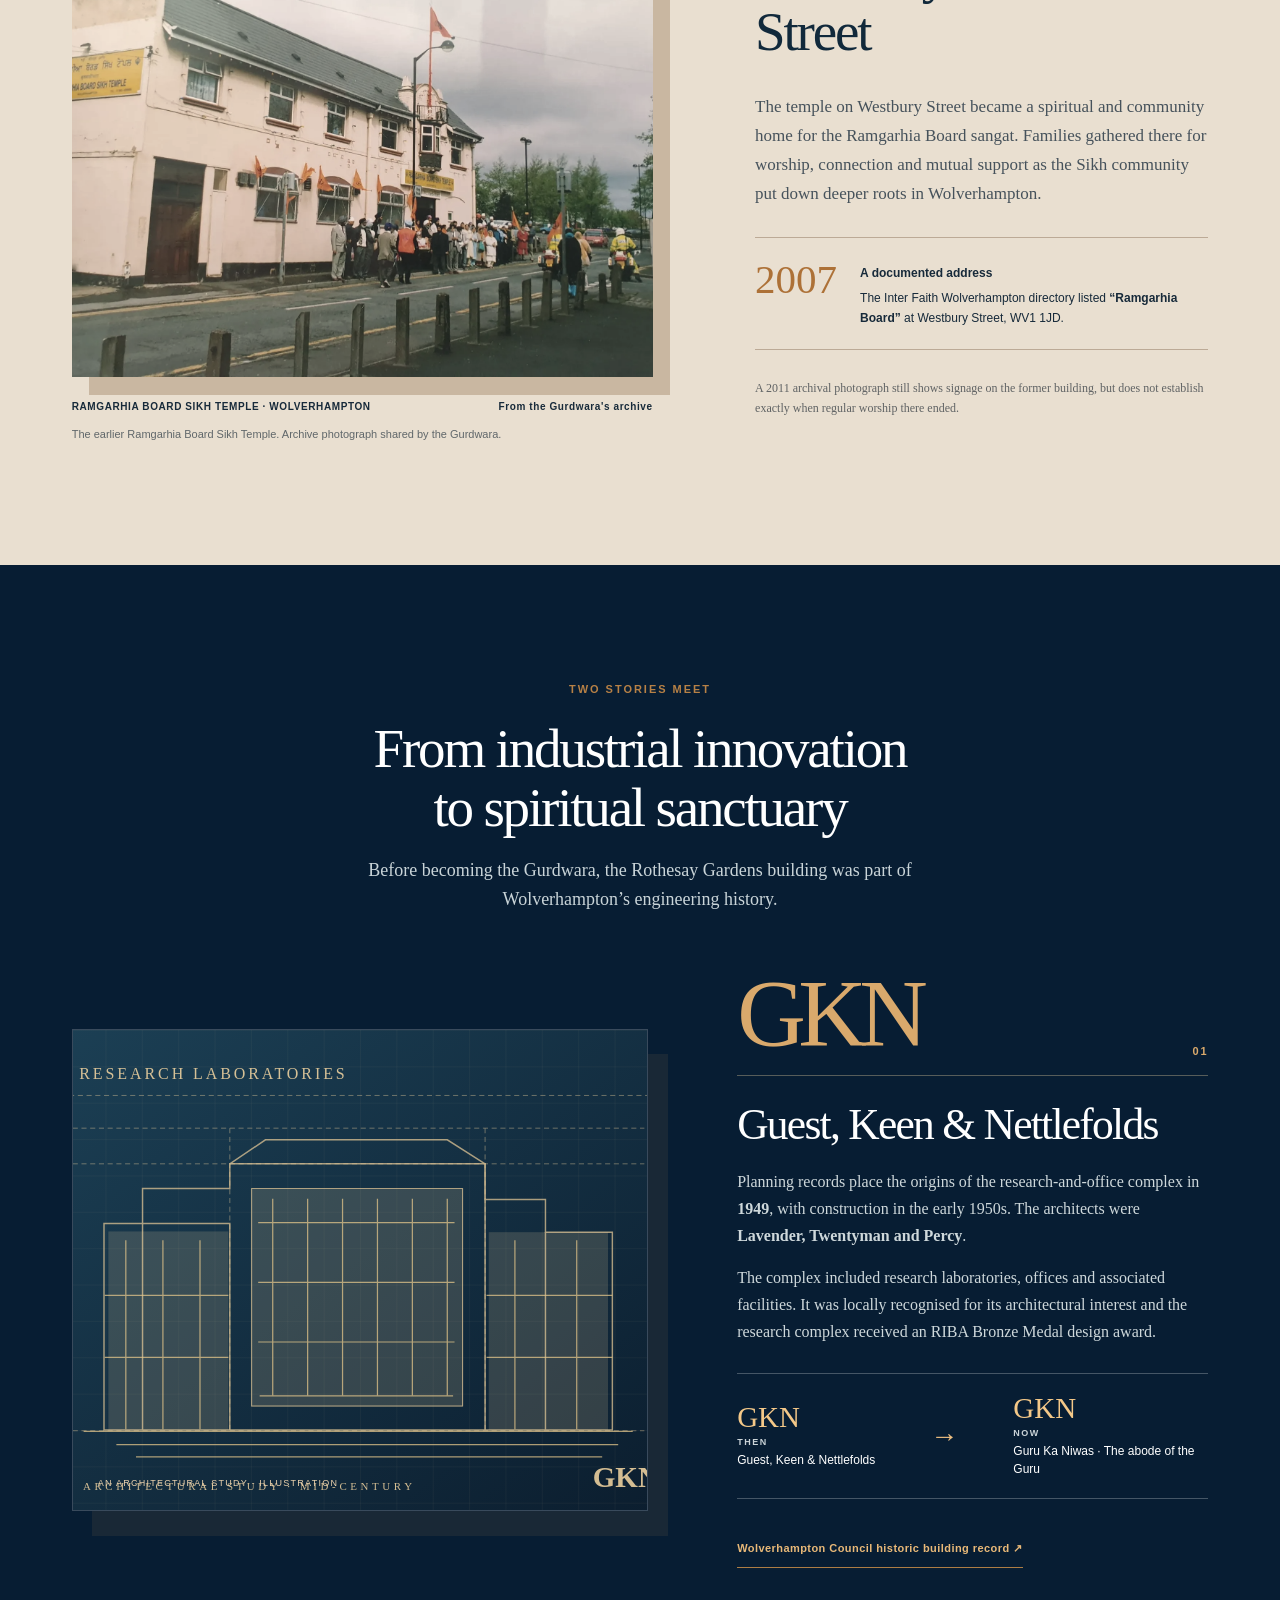
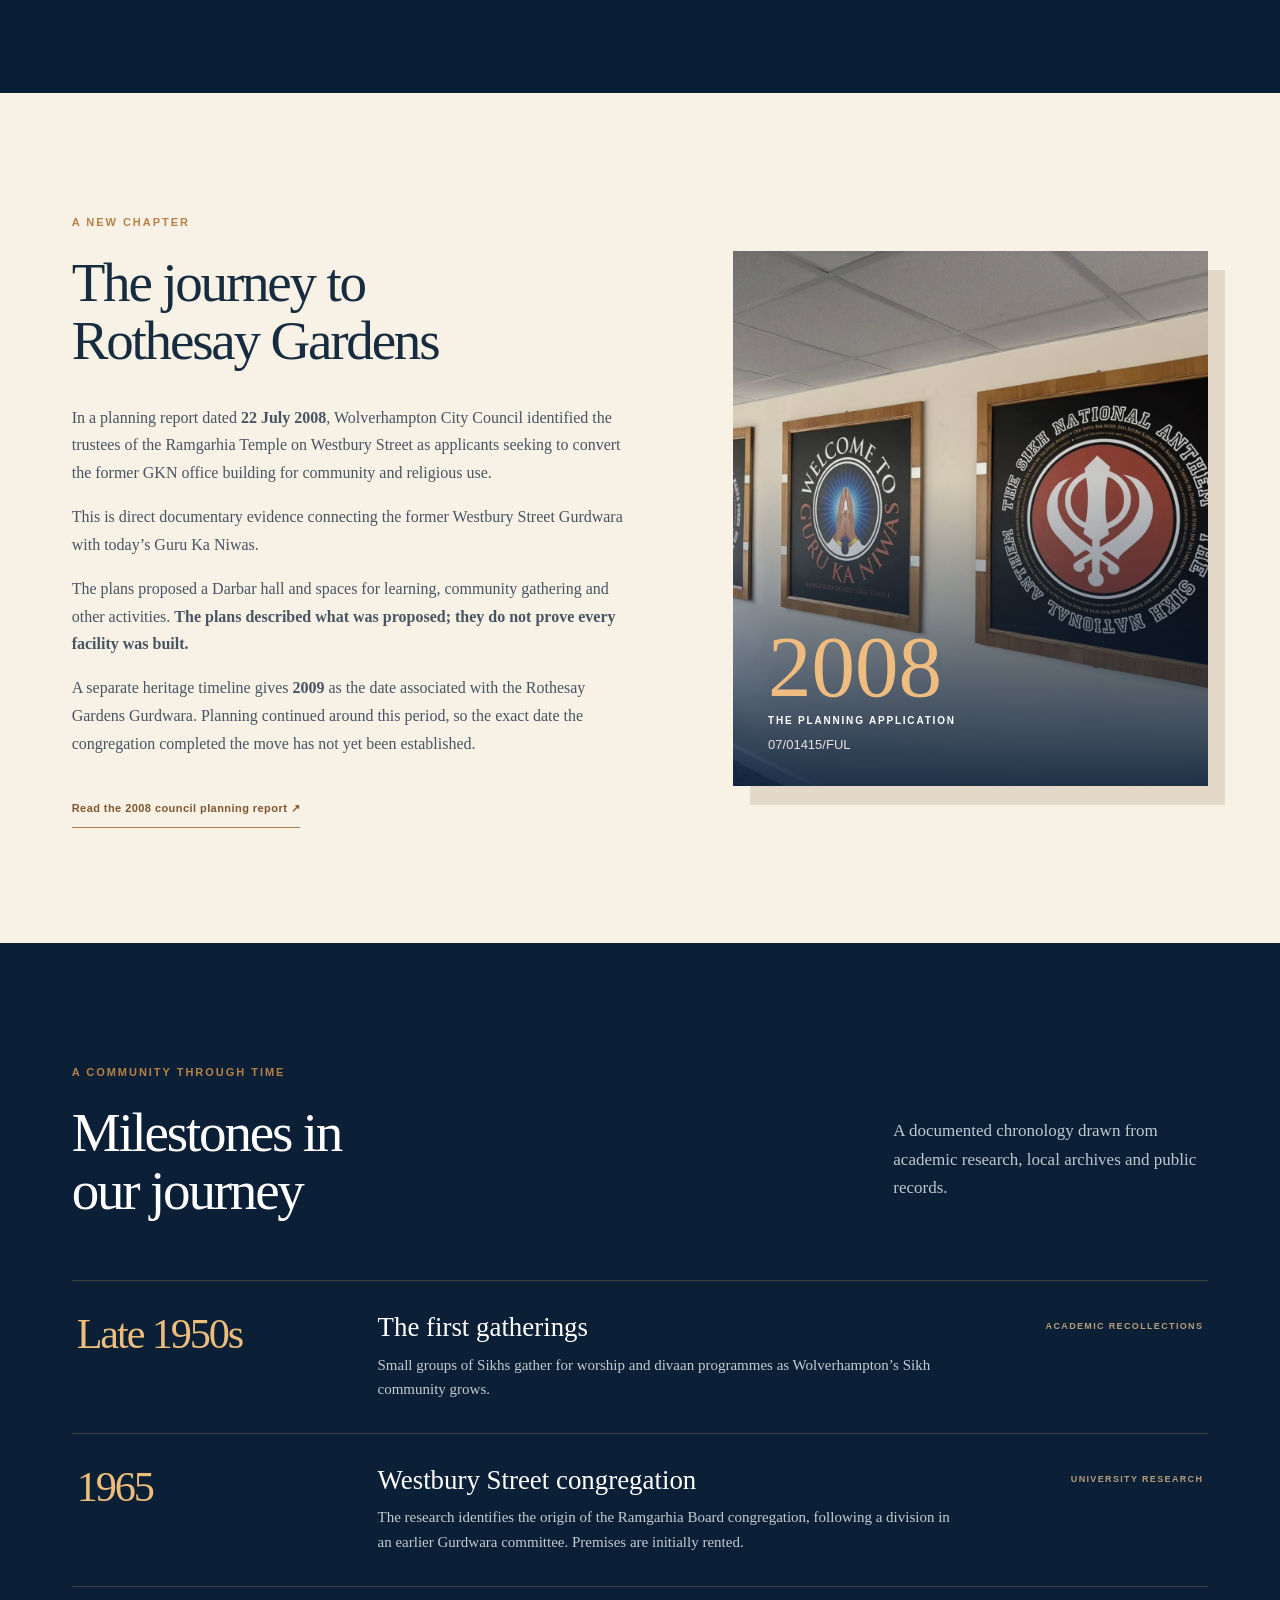
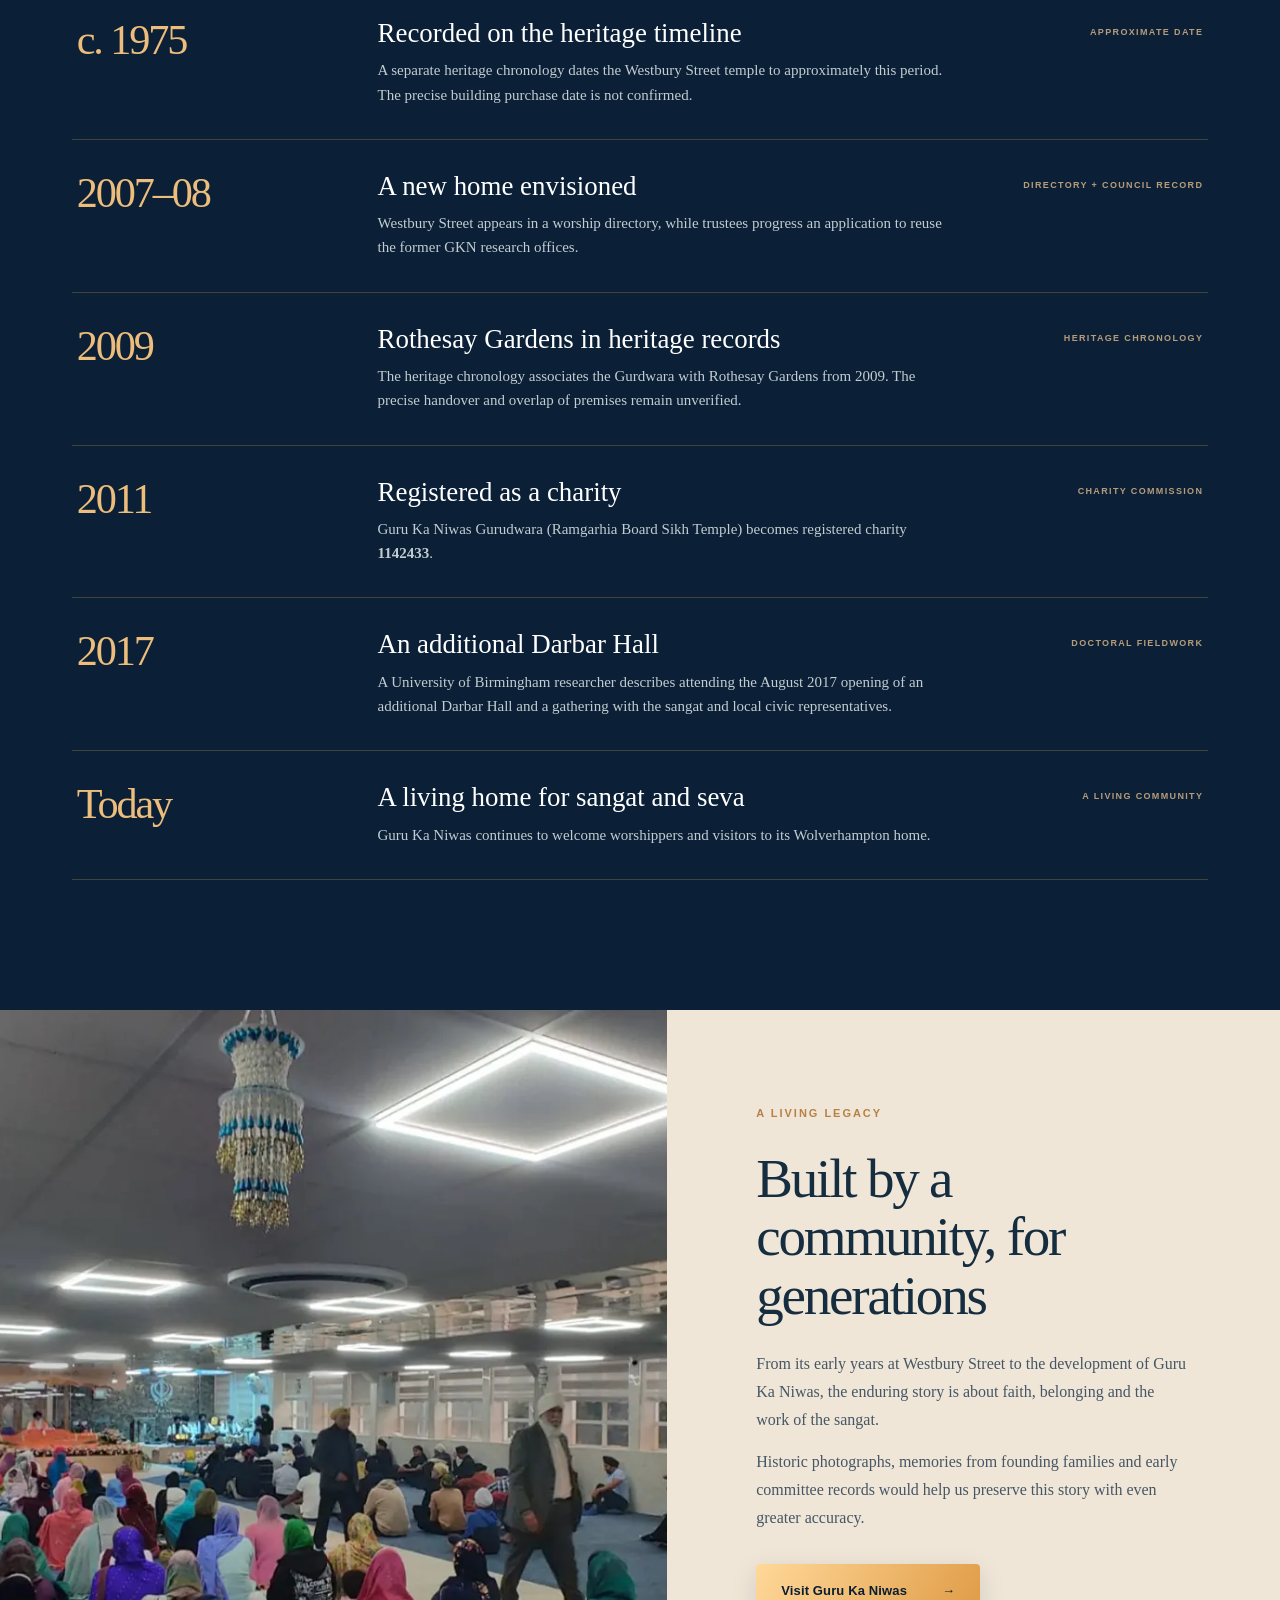
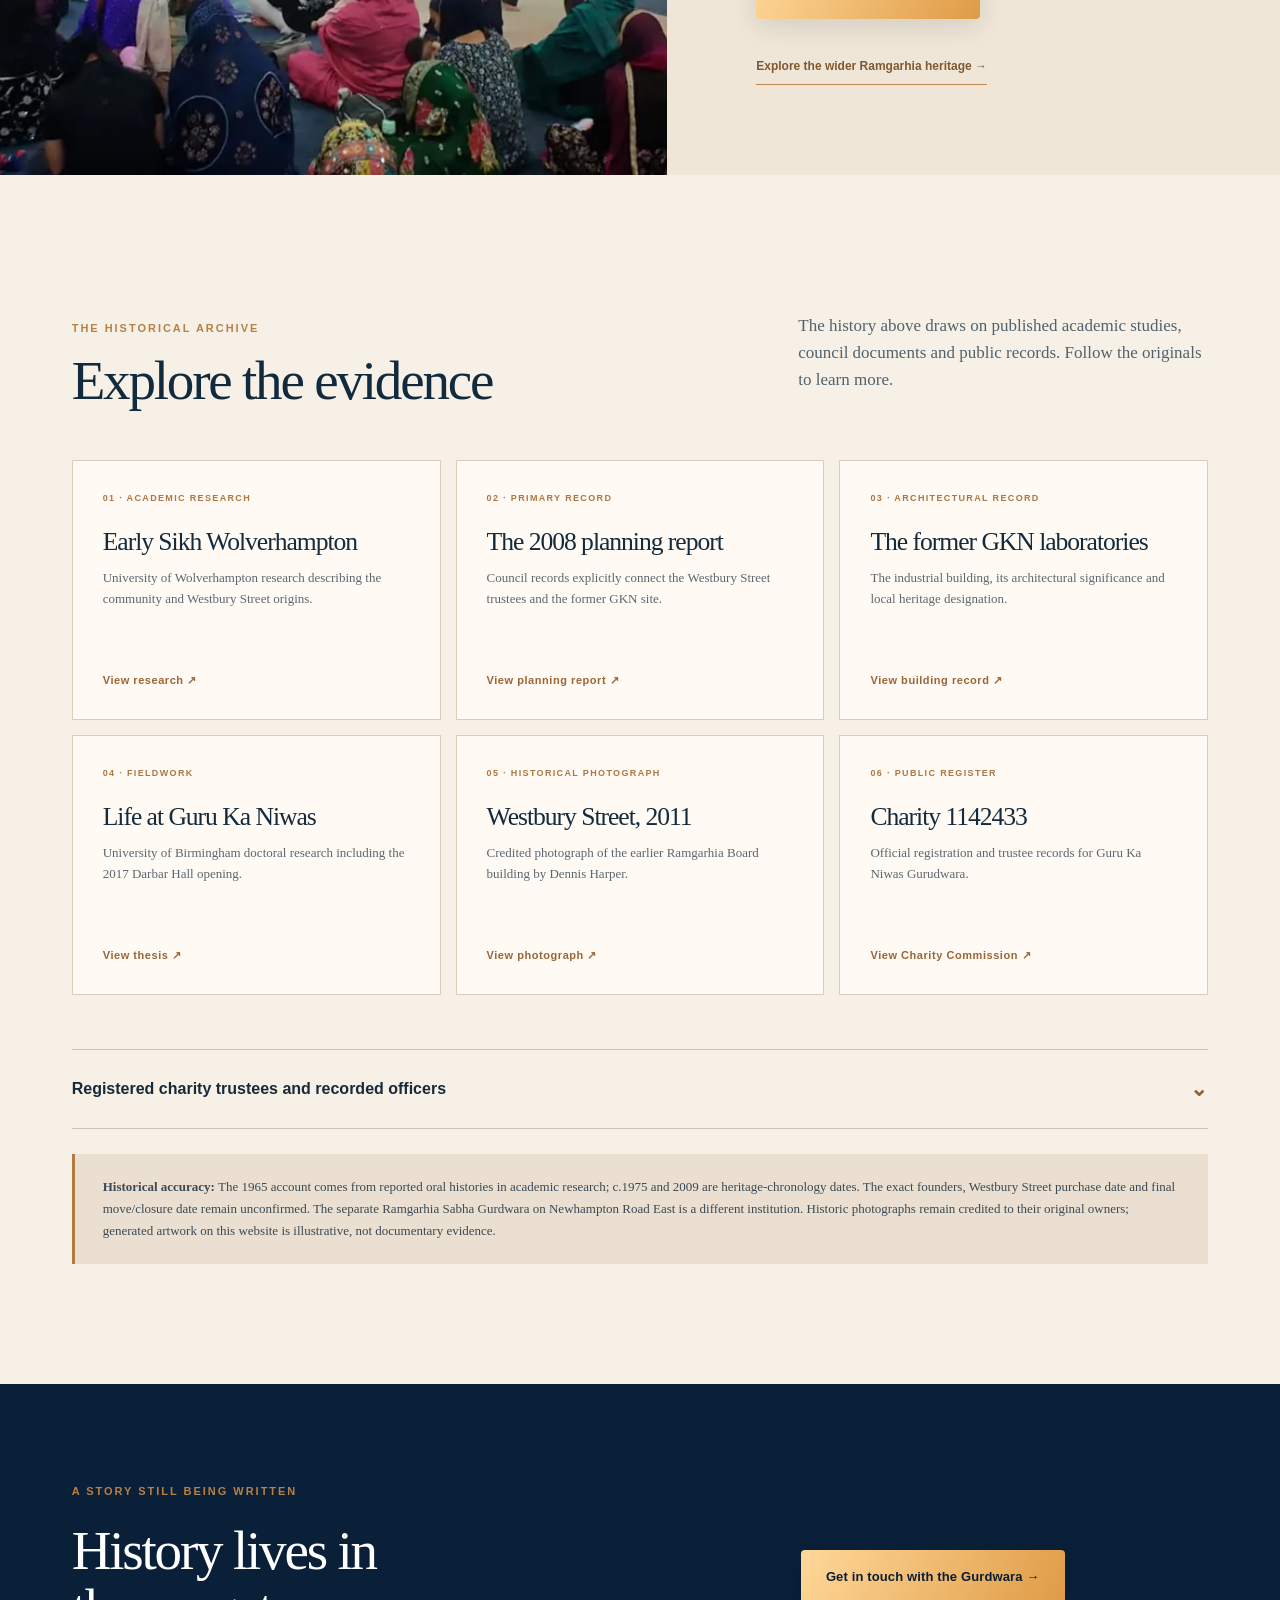
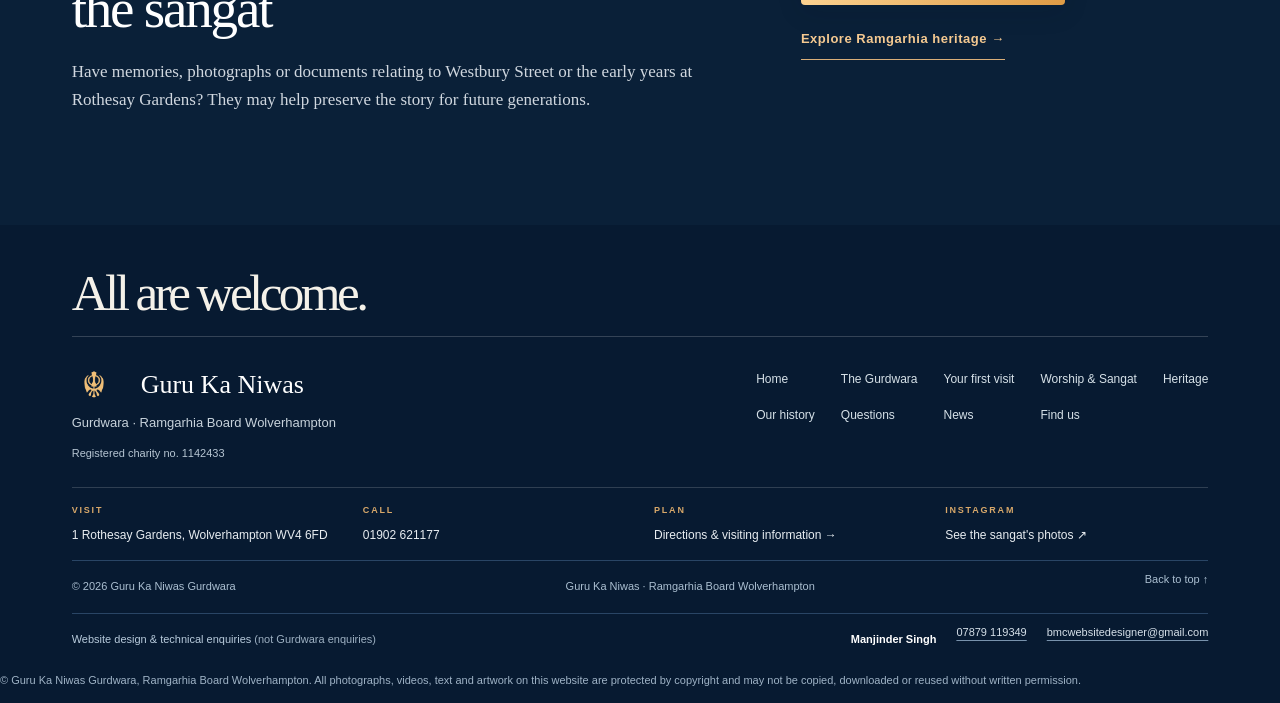
<file: our-history.html>
<!doctype html>
<html lang="en-GB">
<head>
<meta charset="utf-8"/>
<meta content="width=device-width,initial-scale=1" name="viewport"/>
<title>Our Gurdwara’s History | Westbury Street to Guru Ka Niwas Wolverhampton</title>
<meta content="Explore the documented history of Guru Ka Niwas Ramgarhia Board Sikh Temple, from Westbury Street in 1965 to Rothesay Gardens, the former GKN research laboratories and the 2017 Darbar Hall." name="description"/>
<meta content="#0A2A5B" name="theme-color"/>
<meta content="light" name="color-scheme"/>
<meta content="Our Gurdwara’s History | Guru Ka Niwas" property="og:title"/>
<meta content="Explore the documented history of Guru Ka Niwas Ramgarhia Board Sikh Temple, from Westbury Street in 1965 to Rothesay Gardens, the former GKN research laboratories and the 2017 Darbar Hall." property="og:description"/>
<meta content="website" property="og:type"/>
<meta content="https://gkn-rbst.co.uk/our-history.html" property="og:url"/>
<meta content="https://gkn-rbst.co.uk/assets/real/gurdwara-exterior.webp" property="og:image"/>
<link href="https://gkn-rbst.co.uk/our-history.html" rel="canonical"/>
<link href="assets/favicon.svg" rel="icon" type="image/svg+xml"/>
<link href="style.css" rel="stylesheet"/>
<link href="v8.css" rel="stylesheet"/>
<link href="v9.css" rel="stylesheet"/>
<link href="v10.css" rel="stylesheet"/><link rel="stylesheet" href="mobile.css">

</head>
<body class="page-gkn-history">
<a href="#main" class="skip-link">Skip to main content</a>
<div class="utility"><div class="container utility-inner"><span><span aria-hidden="true" class="gold-dot"></span> Ramgarhia Board · Wolverhampton</span><div class="utility-links"><span>1 Rothesay Gardens · WV4 6FD</span><a href="tel:+441902621177">Call us: 01902 621177 <span aria-hidden="true">→</span></a></div></div></div>
<header class="site-header" id="top"><div class="header-progress" aria-hidden="true"></div>
<div class="container header-row">
<a aria-label="Guru Ka Niwas Gurdwara home" class="brand" href="index.html"><span aria-hidden="true" class="brand-symbol"><img class="v9-brand-mark" src="assets/khanda-mark.png" alt=""></span><span class="brand-copy"><strong>Guru Ka Niwas</strong><small>RAMGARHIA BOARD · WOLVERHAMPTON</small></span></a>
<nav aria-label="Main navigation" class="desktop-nav"><a href="index.html">Home</a><a href="gurdwara.html">The Gurdwara</a><a href="first-visit.html">Your first visit</a><a href="worship.html">Worship &amp; Sangat</a><a href="heritage.html">Heritage</a><a aria-current="page" href="our-history.html">Our history</a><a href="questions.html">Questions</a><a href="news.html">News</a><a href="find-us.html">Find us</a></nav>
<a class="head-cta" href="first-visit.html">Plan a visit <span aria-hidden="true">→</span></a>
<button aria-controls="mobile-nav" aria-expanded="false" class="menu-button" id="menu-button" type="button"><span>Menu</span><span class="hamburger"><i></i><i></i></span></button>
</div>
<nav aria-label="Mobile navigation" class="mobile-nav" hidden="" id="mobile-nav"><a href="index.html">Home</a><a href="gurdwara.html">The Gurdwara</a><a href="first-visit.html">Your first visit</a><a href="worship.html">Worship &amp; Sangat</a><a href="heritage.html">Heritage</a><a aria-current="page" href="our-history.html">Our history</a><a href="questions.html">Questions</a><a href="news.html">News</a><a href="find-us.html">Find us</a></nav>
</header>
<main id="main">
<section class="gkh-hero" aria-labelledby="page-heading">
  <div class="gkh-hero-glow" aria-hidden="true"></div>
  <div class="container gkh-hero-grid">
    <div class="gkh-hero-copy">
      <span class="gkh-kicker"><span class="gkh-line"></span> OUR GURDWARA’S OWN STORY · WOLVERHAMPTON</span>
      <p class="gkh-before">From Westbury Street to Rothesay Gardens</p>
      <h1 id="page-heading">A journey of faith, a home for all</h1>
      <p class="gkh-hero-lead">Discover how Wolverhampton’s Ramgarhia Board congregation established a place of worship, and how a former engineering research site became <strong>Guru Ka Niwas</strong>.</p>
      <div class="gkh-hero-actions"><a href="#beginnings" class="v9-gold-btn">Discover our story <span aria-hidden="true">↘</span></a><a href="#timeline" class="gkh-plain-link">Explore the timeline <span aria-hidden="true">→</span></a></div>
    </div>
    <div class="gkh-hero-visual" aria-label="Editorial artwork illustrating the Gurdwara's move from an industrial site to a place of worship">
      <div class="gkh-hero-image"><img src="assets/real/gurdwara-exterior.webp" alt="Guru Ka Niwas Gurdwara, 1 Rothesay Gardens, Wolverhampton" fetchpriority="high"></div>
      <div class="gkh-hero-stamp"><span>1965</span><small>THE CONGREGATION’S ROOTS</small></div>
      <div class="gkh-hero-caption">GURU KA NIWAS · 1 ROTHESAY GARDENS TODAY <span>↗</span></div>
    </div>
  </div>
  <div class="container gkh-bottom-rule"><span>ONE CONGREGATION · TWO BUILDINGS · GENERATIONS OF SEVA</span><a href="#beginnings">SCROLL TO DISCOVER ↓</a></div>
</section>
<section id="beginnings" class="gkh-intro"><div class="container gkh-intro-layout"><div><span class="v9-label">THE STORY BEGINS</span><h2>Before the building,<br>there was a sangat</h2></div><div><p class="gkh-large-copy">Guru Ka Niwas did not begin with the building on Rothesay Gardens. Its roots reach back to Wolverhampton’s early Sikh community and the founding of the <strong>Ramgarhia Board Sikh Temple on Westbury Street</strong>.</p><p>Academic research based partly on interviews with early community members places the origin of the Westbury Street congregation in <strong>1965</strong>, following disagreements within an earlier Gurdwara committee. The congregation initially rented premises and subsequently purchased the building.</p><p>The same research describes Sikh worship in Wolverhampton during the late 1950s and early 1960s. A separate heritage chronology refers to the Westbury Street Gurdwara at approximately 1975; the exact date of its property purchase is not confirmed.</p><a class="gkh-source-link" href="https://wlv.openrepository.com/server/api/core/bitstreams/0279f273-c086-4cdc-9bf2-ed19de58c7fb/content" target="_blank" rel="noopener noreferrer">University of Wolverhampton research <span aria-hidden="true">↗</span></a></div></div></section>
<section class="gkh-westbury" aria-labelledby="westbury-heading"><div class="container gkh-westbury-grid"><div class="gkh-westbury-image">
    <div class="gkh-photo-frame"><img src="assets/real/westbury-street-temple.webp" alt="The earlier Ramgarhia Board Sikh Temple building, with Nishan Sahibs and sangat outside" loading="lazy"><div class="gkh-photo-fallback"><span>WESTBURY<br>STREET</span><small>FROM THE GURDWARA'S ARCHIVE</small></div></div>
    <div class="gkh-photo-meta"><span>RAMGARHIA BOARD SIKH TEMPLE · WOLVERHAMPTON</span><span>From the Gurdwara's archive</span></div>
    <p class="gkh-credit">The earlier Ramgarhia Board Sikh Temple. Archive photograph shared by the Gurdwara.</p>
   </div><div class="gkh-westbury-copy"><span class="v9-label">OUR FIRST GURDWARA</span><h2 id="westbury-heading">Westbury<br>Street</h2><p>The temple on Westbury Street became a spiritual and community home for the Ramgarhia Board sangat. Families gathered there for worship, connection and mutual support as the Sikh community put down deeper roots in Wolverhampton.</p><div class="gkh-document-card"><span class="gkh-doc-year">2007</span><div><b>A documented address</b><p>The Inter Faith Wolverhampton directory listed <strong>“Ramgarhia Board”</strong> at Westbury Street, WV1 1JD.</p></div></div><p class="gkh-tiny">A 2011 archival photograph still shows signage on the former building, but does not establish exactly when regular worship there ended.</p></div></div></section>
<section class="gkh-transformation" id="industry"><div class="container gkh-transformation-heading"><span class="v9-label">TWO STORIES MEET</span><h2>From industrial innovation<br>to spiritual sanctuary</h2><p>Before becoming the Gurdwara, the Rothesay Gardens building was part of Wolverhampton’s engineering history.</p></div><div class="container gkh-industrial-grid"><div class="gkh-industrial-art" role="img" aria-label="Original architectural line illustration inspired by mid-twentieth-century industrial research buildings, not an archival photograph"><img src="assets/gkn-industrial-illustration.svg" alt="Illustrated façade representing the GKN research laboratory era" loading="lazy"><span>AN ARCHITECTURAL STUDY · ILLUSTRATION</span></div><div class="gkh-industrial-copy"><div class="gkh-era-number">GKN <span>01</span></div><h3>Guest, Keen &amp; Nettlefolds</h3><p>Planning records place the origins of the research-and-office complex in <strong>1949</strong>, with construction in the early 1950s. The architects were <strong>Lavender, Twentyman and Percy</strong>.</p><p>The complex included research laboratories, offices and associated facilities. It was locally recognised for its architectural interest and the research complex received an RIBA Bronze Medal design award.</p><div class="gkh-identity"><span>GKN <small>THEN</small><strong>Guest, Keen &amp; Nettlefolds</strong></span><i aria-hidden="true">→</i><span>GKN <small>NOW</small><strong>Guru Ka Niwas · The abode of the Guru</strong></span></div><a class="gkh-source-link" href="https://www.wolverhampton.gov.uk/sites/default/files/pdf/FOI_041531.pdf" target="_blank" rel="noopener noreferrer">Wolverhampton Council historic building record ↗</a></div></div></section>
<section class="gkh-move" aria-labelledby="move-heading"><div class="container gkh-move-grid"><div class="gkh-move-copy"><span class="v9-label">A NEW CHAPTER</span><h2 id="move-heading">The journey to<br>Rothesay Gardens</h2><p>In a planning report dated <strong>22 July 2008</strong>, Wolverhampton City Council identified the trustees of the Ramgarhia Temple on Westbury Street as applicants seeking to convert the former GKN office building for community and religious use.</p><p>This is direct documentary evidence connecting the former Westbury Street Gurdwara with today’s Guru Ka Niwas.</p><p>The plans proposed a Darbar hall and spaces for learning, community gathering and other activities. <strong>The plans described what was proposed; they do not prove every facility was built.</strong></p><p>A separate heritage timeline gives <strong>2009</strong> as the date associated with the Rothesay Gardens Gurdwara. Planning continued around this period, so the exact date the congregation completed the move has not yet been established.</p><a class="gkh-source-link" href="https://wolverhampton.moderngov.co.uk/Data/Planning%20Committee/200807221500/Agenda/06%20-%20Schedule%20of%20Planning%20Applications.pdf" target="_blank" rel="noopener noreferrer">Read the 2008 council planning report ↗</a></div><div class="gkh-move-art"><img src="assets/real/welcome-panels.webp" alt="Welcome panels with the Khanda inside Guru Ka Niwas today" loading="lazy"><div class="gkh-move-overlay"><span>2008</span><b>THE PLANNING APPLICATION</b><p>07/01415/FUL</p></div></div></div></section>
<section class="gkh-timeline-section" id="timeline"><div class="container"><div class="gkh-timeline-head"><div><span class="v9-label">A COMMUNITY THROUGH TIME</span><h2>Milestones in<br>our journey</h2></div><p>A documented chronology drawn from academic research, local archives and public records.</p></div>
<ol class="gkh-timeline">
<li><span class="gkh-date">Late 1950s</span><div><h3>The first gatherings</h3><p>Small groups of Sikhs gather for worship and divaan programmes as Wolverhampton’s Sikh community grows.</p></div><small>ACADEMIC RECOLLECTIONS</small></li>
<li><span class="gkh-date">1965</span><div><h3>Westbury Street congregation</h3><p>The research identifies the origin of the Ramgarhia Board congregation, following a division in an earlier Gurdwara committee. Premises are initially rented.</p></div><small>UNIVERSITY RESEARCH</small></li>
<li><span class="gkh-date">c. 1975</span><div><h3>Recorded on the heritage timeline</h3><p>A separate heritage chronology dates the Westbury Street temple to approximately this period. The precise building purchase date is not confirmed.</p></div><small>APPROXIMATE DATE</small></li>
<li><span class="gkh-date">2007–08</span><div><h3>A new home envisioned</h3><p>Westbury Street appears in a worship directory, while trustees progress an application to reuse the former GKN research offices.</p></div><small>DIRECTORY + COUNCIL RECORD</small></li>
<li><span class="gkh-date">2009</span><div><h3>Rothesay Gardens in heritage records</h3><p>The heritage chronology associates the Gurdwara with Rothesay Gardens from 2009. The precise handover and overlap of premises remain unverified.</p></div><small>HERITAGE CHRONOLOGY</small></li>
<li><span class="gkh-date">2011</span><div><h3>Registered as a charity</h3><p>Guru Ka Niwas Gurudwara (Ramgarhia Board Sikh Temple) becomes registered charity <strong>1142433</strong>.</p></div><small>CHARITY COMMISSION</small></li>
<li><span class="gkh-date">2017</span><div><h3>An additional Darbar Hall</h3><p>A University of Birmingham researcher describes attending the August 2017 opening of an additional Darbar Hall and a gathering with the sangat and local civic representatives.</p></div><small>DOCTORAL FIELDWORK</small></li>
<li><span class="gkh-date">Today</span><div><h3>A living home for sangat and seva</h3><p>Guru Ka Niwas continues to welcome worshippers and visitors to its Wolverhampton home.</p></div><small>A LIVING COMMUNITY</small></li>
</ol></div></section>
<section class="gkh-today"><div class="gkh-today-media"><img src="assets/real/darbar-sangat.webp" alt="The sangat in the Darbar Sahib at Guru Ka Niwas today" loading="lazy"></div><div class="gkh-today-text"><span class="v9-label">A LIVING LEGACY</span><h2>Built by a community, for generations</h2><p>From its early years at Westbury Street to the development of Guru Ka Niwas, the enduring story is about faith, belonging and the work of the sangat.</p><p>Historic photographs, memories from founding families and early committee records would help us preserve this story with even greater accuracy.</p><a class="v9-gold-btn" href="find-us.html">Visit Guru Ka Niwas <span aria-hidden="true">→</span></a><a class="gkh-today-heritage" href="heritage.html">Explore the wider Ramgarhia heritage →</a></div></section>
<section class="gkh-archive" id="records"><div class="container"><div class="gkh-archive-head"><div><span class="v9-label">THE HISTORICAL ARCHIVE</span><h2>Explore the evidence</h2></div><p>The history above draws on published academic studies, council documents and public records. Follow the originals to learn more.</p></div>
<div class="gkh-archive-grid">
<a href="https://wlv.openrepository.com/server/api/core/bitstreams/0279f273-c086-4cdc-9bf2-ed19de58c7fb/content" target="_blank" rel="noopener noreferrer"><span>01 · ACADEMIC RESEARCH</span><h3>Early Sikh Wolverhampton</h3><p>University of Wolverhampton research describing the community and Westbury Street origins.</p><b>View research ↗</b></a>
<a href="https://wolverhampton.moderngov.co.uk/Data/Planning%20Committee/200807221500/Agenda/06%20-%20Schedule%20of%20Planning%20Applications.pdf" target="_blank" rel="noopener noreferrer"><span>02 · PRIMARY RECORD</span><h3>The 2008 planning report</h3><p>Council records explicitly connect the Westbury Street trustees and the former GKN site.</p><b>View planning report ↗</b></a>
<a href="https://www.wolverhampton.gov.uk/sites/default/files/pdf/FOI_041531.pdf" target="_blank" rel="noopener noreferrer"><span>03 · ARCHITECTURAL RECORD</span><h3>The former GKN laboratories</h3><p>The industrial building, its architectural significance and local heritage designation.</p><b>View building record ↗</b></a>
<a href="https://etheses.bham.ac.uk/id/eprint/9275/1/Barnett2019DPT.pdf" target="_blank" rel="noopener noreferrer"><span>04 · FIELDWORK</span><h3>Life at Guru Ka Niwas</h3><p>University of Birmingham doctoral research including the 2017 Darbar Hall opening.</p><b>View thesis ↗</b></a>
<a href="https://www.churches-uk-ireland.org/images/w_mids/wolverhampton/ramgarhia.jpg" target="_blank" rel="noopener noreferrer"><span>05 · HISTORICAL PHOTOGRAPH</span><h3>Westbury Street, 2011</h3><p>Credited photograph of the earlier Ramgarhia Board building by Dennis Harper.</p><b>View photograph ↗</b></a>
<a href="https://register-of-charities.charitycommission.gov.uk/en/charity-search/-/charity-details/5017985/trustees" target="_blank" rel="noopener noreferrer"><span>06 · PUBLIC REGISTER</span><h3>Charity 1142433</h3><p>Official registration and trustee records for Guru Ka Niwas Gurudwara.</p><b>View Charity Commission ↗</b></a>
</div>
<details class="gkh-governance"><summary>Registered charity trustees and recorded officers <span aria-hidden="true">⌄</span></summary><div class="gkh-governance-body"><p><strong>Charity Commission trustee register:</strong> Kuldeep Singh Burmi (listed as Chair), Kuldeep Kaur Juss, Kamaljit Kaur Devsi, Kuldip Kaur Chana and Avtar Singh Bansal; their recorded appointment dates are 1 August 2022.</p><p>The 2024 annual report names <strong>Avtar Singh Bansal</strong> as President, <strong>Kuldeep Singh Burmi</strong> as General Secretary and <strong>Kuldip Kaur Chana</strong> as Treasurer. These are documented roles for that reporting year, <strong>not</strong> a verified current management committee or election result.</p><p><a href="https://register-of-charities.charitycommission.gov.uk/en/charity-search/-/charity-details/5017985/trustees" target="_blank" rel="noopener noreferrer">Trustee register ↗</a> &nbsp; <a href="https://register-of-charities.charitycommission.gov.uk/en/charity-search/-/charity-details/5017985/accounts-and-annual-returns" target="_blank" rel="noopener noreferrer">Accounts and annual returns ↗</a></p></div></details>
<div class="gkh-source-note"><strong>Historical accuracy:</strong> The 1965 account comes from reported oral histories in academic research; c.1975 and 2009 are heritage-chronology dates. The exact founders, Westbury Street purchase date and final move/closure date remain unconfirmed. The separate Ramgarhia Sabha Gurdwara on Newhampton Road East is a different institution. Historic photographs remain credited to their original owners; generated artwork on this website is illustrative, not documentary evidence.</div>
</div></section>
<section class="gkh-finish"><div class="container gkh-finish-grid"><div><span class="v9-label">A STORY STILL BEING WRITTEN</span><h2>History lives in<br>the sangat</h2><p>Have memories, photographs or documents relating to Westbury Street or the early years at Rothesay Gardens? They may help preserve the story for future generations.</p></div><div><a class="v9-gold-btn" href="find-us.html">Get in touch with the Gurdwara →</a><a class="gkh-plain-link" href="heritage.html">Explore Ramgarhia heritage →</a></div></div></section>
</main><footer><div class="container v8-footer-prelude"><span>All are <em>welcome.</em></span></div><div class="container footer-main"><div><div class="footer-brand"><img class="v9-footer-mark" src="assets/khanda-mark.png" alt=""><b>Guru Ka Niwas</b></div><p>Gurdwara · Ramgarhia Board Wolverhampton</p><small>Registered charity no. 1142433</small></div><div class="footer-links"><a href="index.html">Home</a><a href="gurdwara.html">The Gurdwara</a><a href="first-visit.html">Your first visit</a><a href="worship.html">Worship &amp; Sangat</a><a href="heritage.html">Heritage</a><a aria-current="page" href="our-history.html">Our history</a><a href="questions.html">Questions</a><a href="news.html">News</a><a href="find-us.html">Find us</a></div></div><div class="container v9-footer-contact"><span><b>VISIT</b>1 Rothesay Gardens, Wolverhampton WV4 6FD</span><a href="tel:+441902621177"><b>CALL</b>01902 621177</a><a href="find-us.html"><b>PLAN</b>Directions &amp; visiting information →</a><a href="https://www.instagram.com/explore/locations/1029260740/gkn-guru-ka-niwas/" target="_blank" rel="noopener"><b>INSTAGRAM</b>See the sangat's photos ↗</a></div><div class="container footer-bottom"><small>© <span id="year">2026</span> Guru Ka Niwas Gurdwara</small><small>Guru Ka Niwas · Ramgarhia Board Wolverhampton</small><a href="#top">Back to top ↑</a></div><div aria-label="Website designer details" class="container site-credit">
<span class="site-credit-label">Website design &amp; technical enquiries <span class="designer-boundary">(not Gurdwara enquiries)</span></span>
<span class="site-credit-details"><span class="designer-name">Manjinder Singh</span><a class="designer-phone" href="tel:+447879119349">07879 119349</a><a class="designer-email" href="mailto:bmcwebsitedesigner@gmail.com">bmcwebsitedesigner@gmail.com</a></span>
</div><p class="gk-copyright container">© Guru Ka Niwas Gurdwara, Ramgarhia Board Wolverhampton. All photographs, videos, text and artwork on this website are protected by copyright and may not be copied, downloaded or reused without written permission.</p></footer>
<script src="assets/hero-settings.js" defer></script>
<script src="script.js" defer></script>
<script src="assets/fit-text.js" defer></script><script src="assets/protect.js" defer></script></body></html>
</file>
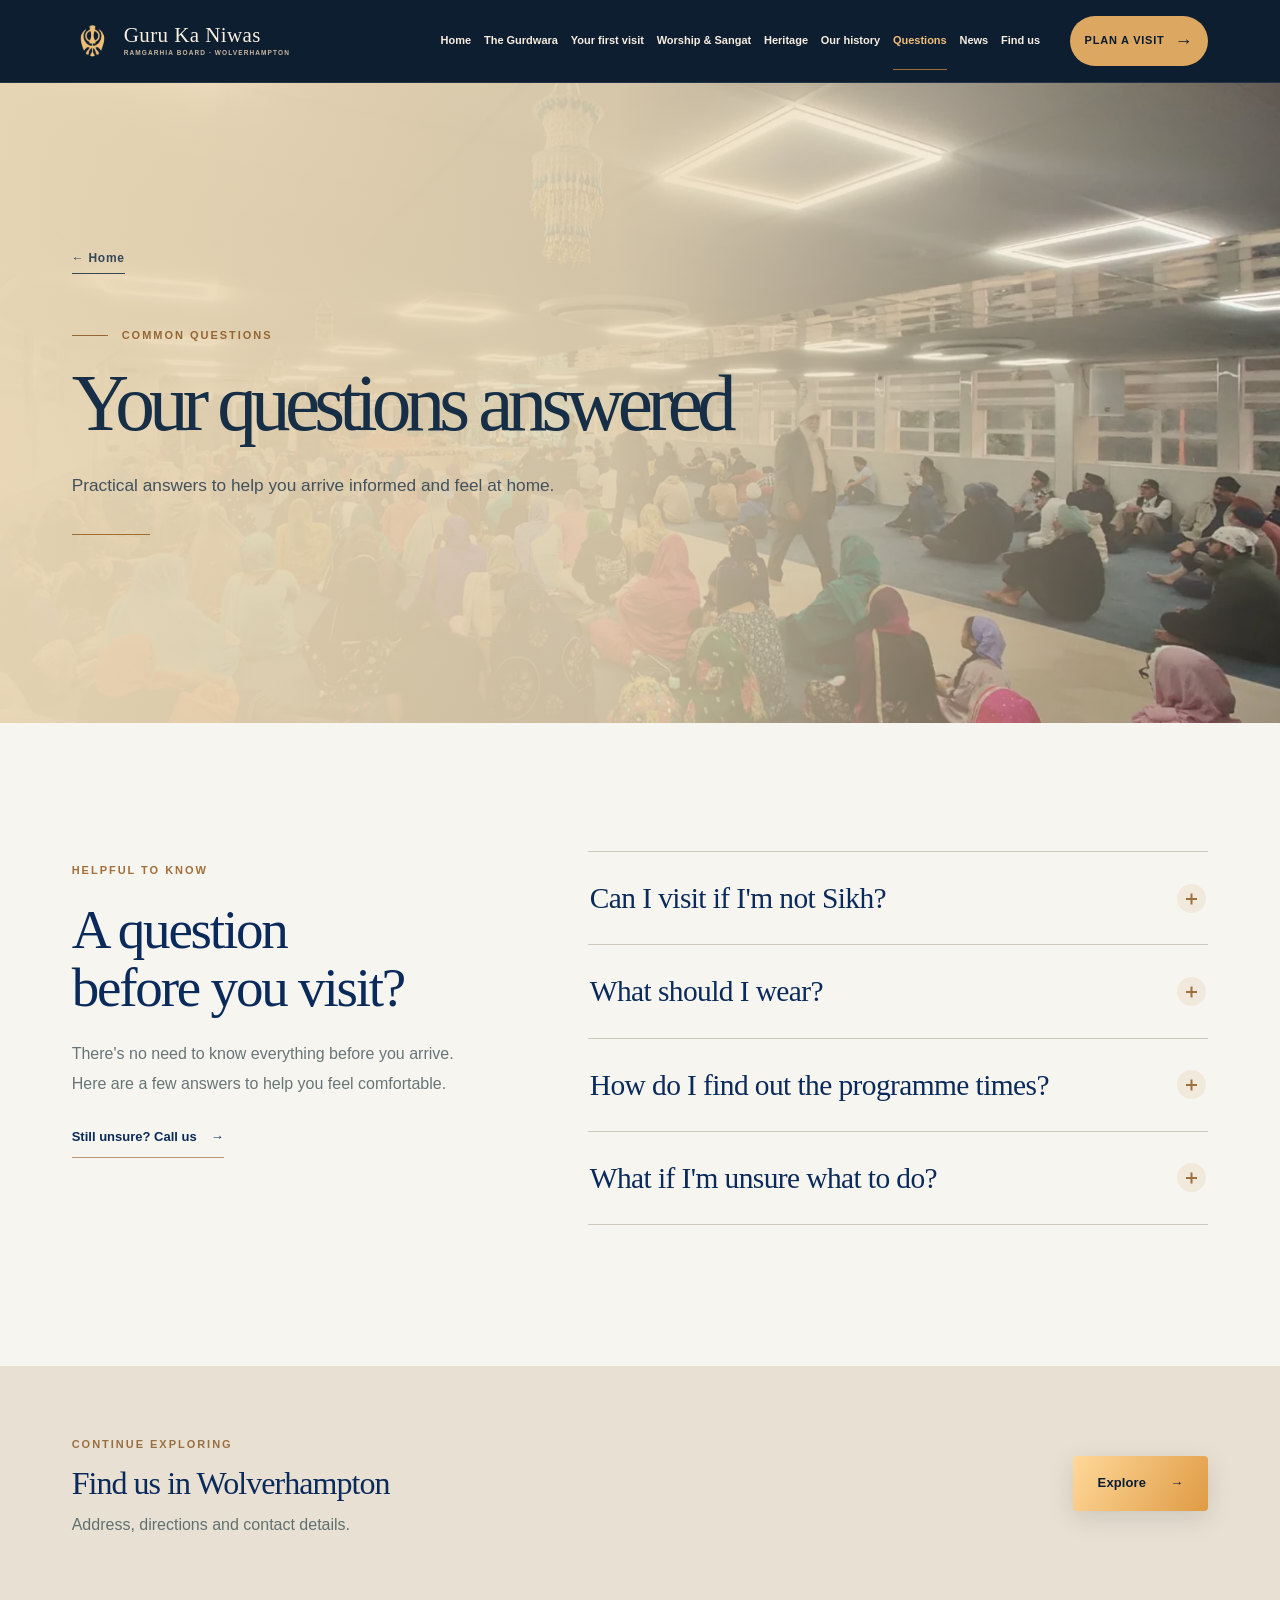
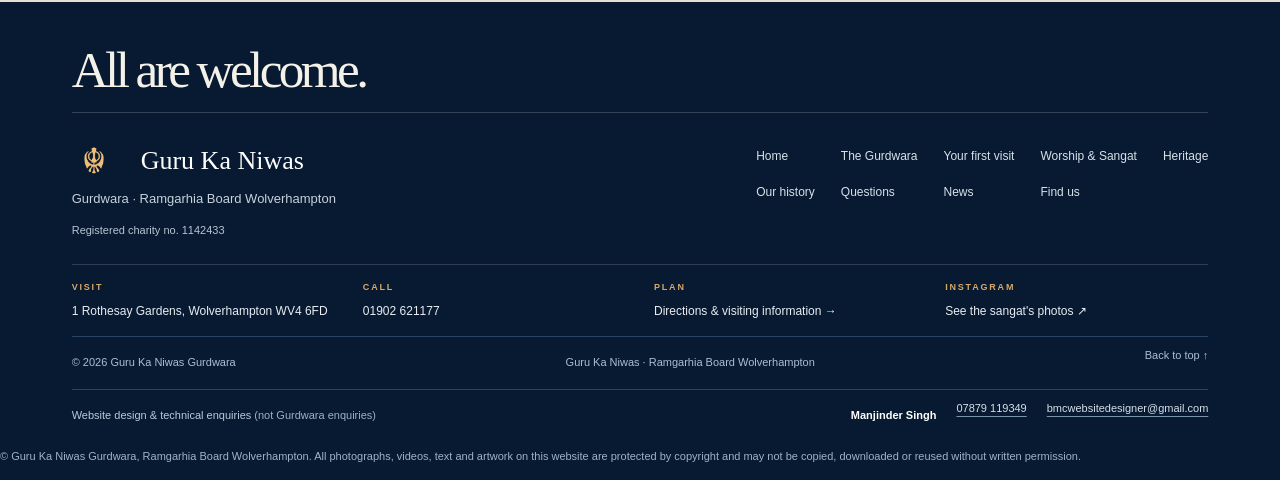
<file: questions.html>
<!doctype html>
<html lang="en-GB">
<head>
<meta charset="utf-8"/>
<meta content="width=device-width,initial-scale=1" name="viewport"/>
<title>Questions | Guru Ka Niwas Gurdwara</title>
<meta content="Frequently asked questions about visiting Guru Ka Niwas Gurdwara in Wolverhampton." name="description"/>
<meta content="#0A2A5B" name="theme-color"/>
<meta content="light" name="color-scheme"/>
<meta content="Questions | Guru Ka Niwas" property="og:title"/>
<meta content="Frequently asked questions about visiting Guru Ka Niwas Gurdwara in Wolverhampton." property="og:description"/>
<meta content="website" property="og:type"/>
<meta content="https://gkn-rbst.co.uk/questions.html" property="og:url"/>
<meta content="https://gkn-rbst.co.uk/assets/real/gurdwara-exterior.webp" property="og:image"/>
<link href="https://gkn-rbst.co.uk/questions.html" rel="canonical"/>
<link href="assets/favicon.svg" rel="icon" type="image/svg+xml"/>
<link href="style.css" rel="stylesheet"/>
<link href="v8.css" rel="stylesheet"/>
<link href="v9.css" rel="stylesheet"/>
<link href="v10.css" rel="stylesheet"/><link rel="stylesheet" href="mobile.css">

</head>
<body class="page-questions">
<a href="#main" class="skip-link">Skip to main content</a>
<div class="utility"><div class="container utility-inner"><span><span aria-hidden="true" class="gold-dot"></span> Ramgarhia Board · Wolverhampton</span><div class="utility-links"><span>1 Rothesay Gardens · WV4 6FD</span><a href="tel:+441902621177">Call us: 01902 621177 <span aria-hidden="true">→</span></a></div></div></div>
<header class="site-header" id="top"><div class="header-progress" aria-hidden="true"></div>
<div class="container header-row">
<a aria-label="Guru Ka Niwas Gurdwara home" class="brand" href="index.html"><span aria-hidden="true" class="brand-symbol"><img class="v9-brand-mark" src="assets/khanda-mark.png" alt=""></span><span class="brand-copy"><strong>Guru Ka Niwas</strong><small>RAMGARHIA BOARD · WOLVERHAMPTON</small></span></a>
<nav aria-label="Main navigation" class="desktop-nav"><a href="index.html">Home</a><a href="gurdwara.html">The Gurdwara</a><a href="first-visit.html">Your first visit</a><a href="worship.html">Worship &amp; Sangat</a><a href="heritage.html">Heritage</a><a href="our-history.html">Our history</a><a aria-current="page" href="questions.html">Questions</a><a href="news.html">News</a><a href="find-us.html">Find us</a></nav>
<a class="head-cta" href="first-visit.html">Plan a visit <span aria-hidden="true">→</span></a>
<button aria-controls="mobile-nav" aria-expanded="false" class="menu-button" id="menu-button" type="button"><span>Menu</span><span class="hamburger"><i></i><i></i></span></button>
</div>
<nav aria-label="Mobile navigation" class="mobile-nav" hidden="" id="mobile-nav"><a href="index.html">Home</a><a href="gurdwara.html">The Gurdwara</a><a href="first-visit.html">Your first visit</a><a href="worship.html">Worship &amp; Sangat</a><a href="heritage.html">Heritage</a><a href="our-history.html">Our history</a><a aria-current="page" href="questions.html">Questions</a><a href="news.html">News</a><a href="find-us.html">Find us</a></nav>
</header>
<main id="main">
<section class="v8-chapter has-photo v8-chapter--questions" aria-labelledby="page-heading">
  <div class="v8-chapter-art" aria-hidden="true"><img class="v8-chapter-photo" src="assets/real/darbar-sangat.webp" alt="" style="object-position:60% 50%" fetchpriority="high"></div><div class="v8-chapter-veil" aria-hidden="true"></div>
  <div class="container v8-chapter-content"><div class="v8-chapter-breadcrumb"><a href="index.html">← Home</a><span>04 / 05</span></div>
   <p class="v8-chapter-kicker">COMMON QUESTIONS</p><h1 id="page-heading">Your questions answered</h1><p class="v8-chapter-description">Practical answers to help you arrive informed and feel at home.</p>
   <span class="v8-chapter-rule" aria-hidden="true"></span>
  </div><div class="v8-chapter-folio" aria-hidden="true">04</div>
 </section><section aria-labelledby="questions-title" class="questions-section" id="questions"><div class="container questions-grid">
<div class="questions-heading"><p class="overline section-label">HELPFUL TO KNOW</p><h2 id="questions-title">A question<br/>before you visit?</h2><p>There's no need to know everything before you arrive. Here are a few answers to help you feel comfortable.</p><a class="text-link" href="tel:+441902621177">Still unsure? Call us <span aria-hidden="true">→</span></a></div>
<div class="questions-accordions">
<details><summary>Can I visit if I'm not Sikh?<span aria-hidden="true" class="plus"></span></summary><p>Yes. Visitors of all backgrounds are welcome to come respectfully, listen to Gurbani and spend time in reflection.</p></details>
<details><summary>What should I wear?<span aria-hidden="true" class="plus"></span></summary><p>Wear comfortable, respectful clothing. Everyone covers their head and removes their shoes before entering the Darbar Sahib.</p></details>
<details><summary>How do I find out the programme times?<span aria-hidden="true" class="plus"></span></summary><p>Programme times can change. Please call 01902 621177 before travelling to confirm the latest worship arrangements.</p></details>
<details><summary>What if I'm unsure what to do?<span aria-hidden="true" class="plus"></span></summary><p>Ask for guidance when you arrive. You can observe quietly and follow the customs explained in the first-visit guide.</p></details>
</div>
</div></section>
<section class="chapter-cta" aria-label="Continue exploring"><div class="container chapter-cta-inner"><div><span class="overline">CONTINUE EXPLORING</span><h2>Find us in Wolverhampton</h2><p>Address, directions and contact details.</p></div><a class="chapter-cta-link" href="find-us.html" aria-label="Find us in Wolverhampton">Explore <span aria-hidden="true">→</span></a></div></section></main>
<footer><div class="container v8-footer-prelude"><span>All are <em>welcome.</em></span></div><div class="container footer-main"><div><div class="footer-brand"><img class="v9-footer-mark" src="assets/khanda-mark.png" alt=""><b>Guru Ka Niwas</b></div><p>Gurdwara · Ramgarhia Board Wolverhampton</p><small>Registered charity no. 1142433</small></div><div class="footer-links"><a href="index.html">Home</a><a href="gurdwara.html">The Gurdwara</a><a href="first-visit.html">Your first visit</a><a href="worship.html">Worship &amp; Sangat</a><a href="heritage.html">Heritage</a><a href="our-history.html">Our history</a><a href="questions.html">Questions</a><a href="news.html">News</a><a href="find-us.html">Find us</a></div></div><div class="container v9-footer-contact"><span><b>VISIT</b>1 Rothesay Gardens, Wolverhampton WV4 6FD</span><a href="tel:+441902621177"><b>CALL</b>01902 621177</a><a href="find-us.html"><b>PLAN</b>Directions &amp; visiting information →</a><a href="https://www.instagram.com/explore/locations/1029260740/gkn-guru-ka-niwas/" target="_blank" rel="noopener"><b>INSTAGRAM</b>See the sangat's photos ↗</a></div><div class="container footer-bottom"><small>© <span id="year">2026</span> Guru Ka Niwas Gurdwara</small><small>Guru Ka Niwas · Ramgarhia Board Wolverhampton</small><a href="#top">Back to top ↑</a></div><div aria-label="Website designer details" class="container site-credit">
<span class="site-credit-label">Website design &amp; technical enquiries <span class="designer-boundary">(not Gurdwara enquiries)</span></span>
<span class="site-credit-details"><span class="designer-name">Manjinder Singh</span><a class="designer-phone" href="tel:+447879119349">07879 119349</a><a class="designer-email" href="mailto:bmcwebsitedesigner@gmail.com">bmcwebsitedesigner@gmail.com</a></span>
</div><p class="gk-copyright container">© Guru Ka Niwas Gurdwara, Ramgarhia Board Wolverhampton. All photographs, videos, text and artwork on this website are protected by copyright and may not be copied, downloaded or reused without written permission.</p></footer>
<script src="assets/hero-settings.js" defer></script>
<script src="script.js" defer></script>
<script src="assets/fit-text.js" defer></script><script src="assets/protect.js" defer></script></body></html>
</file>
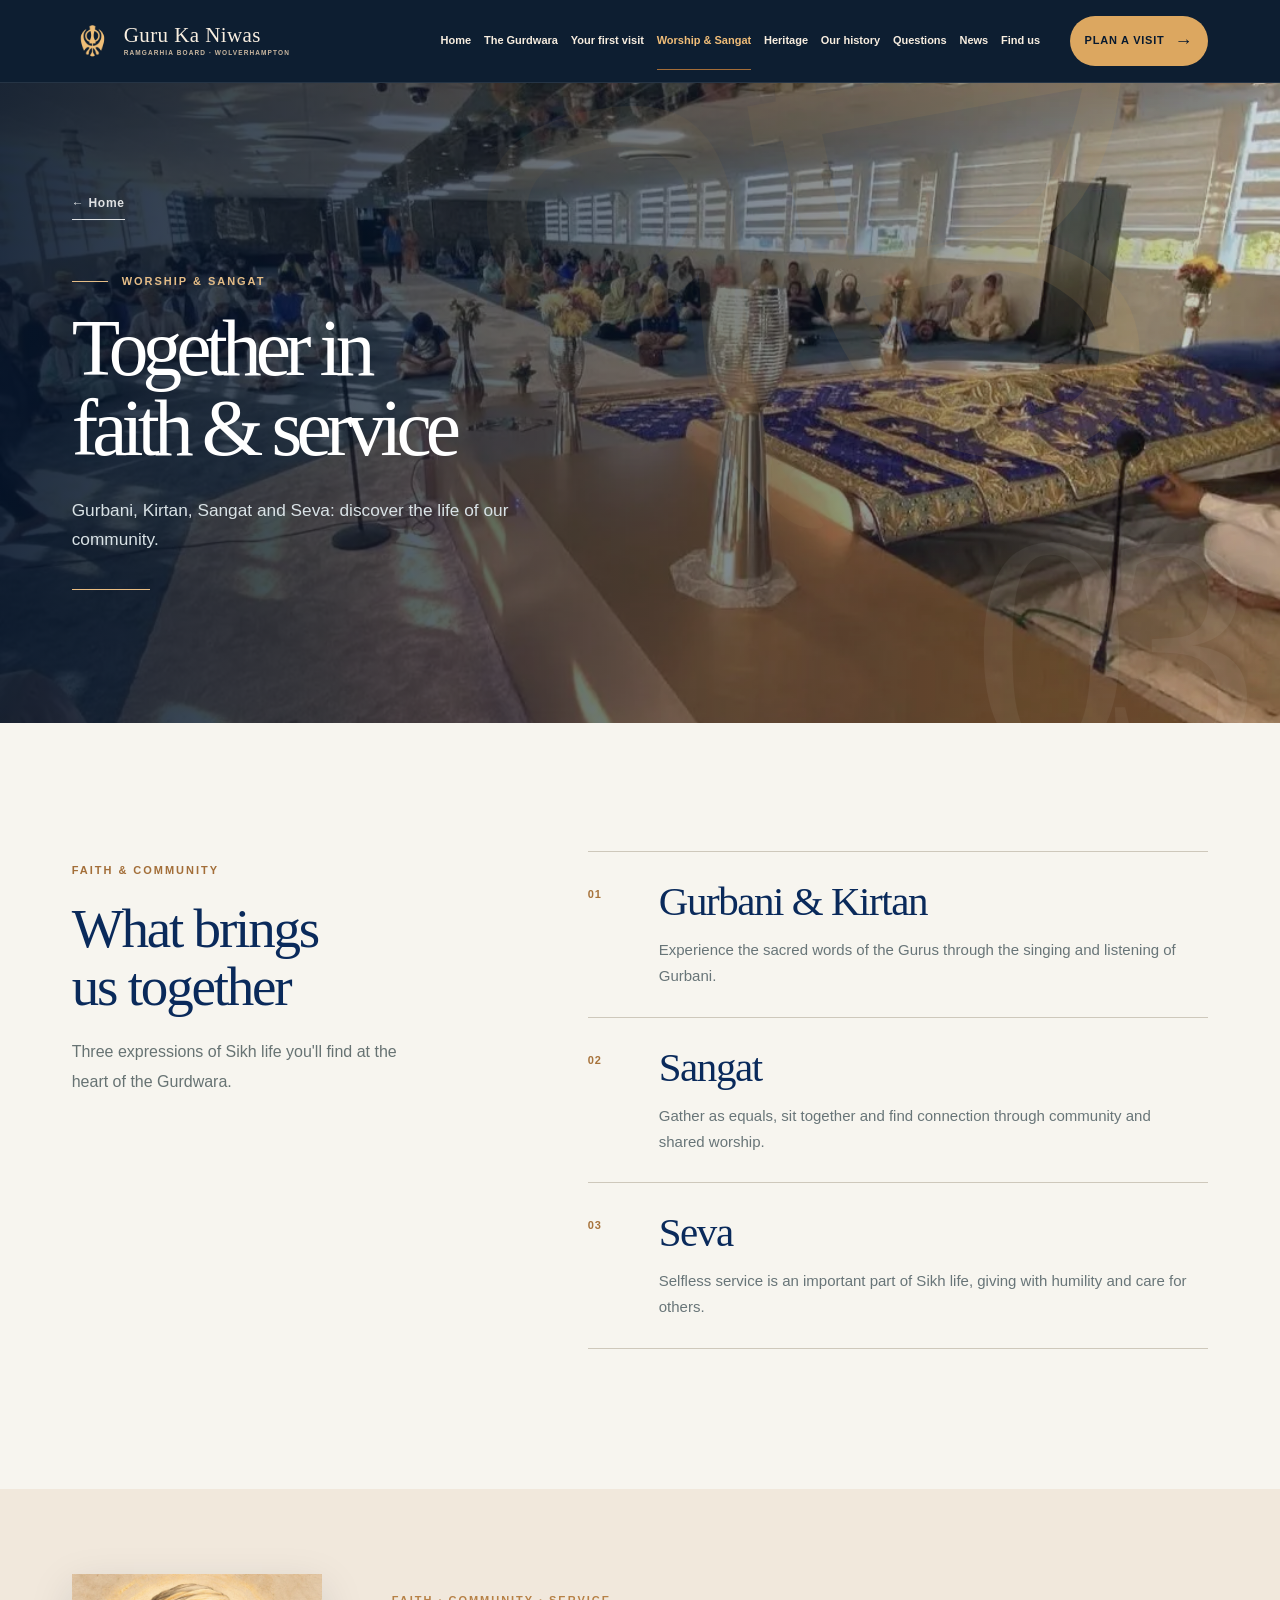
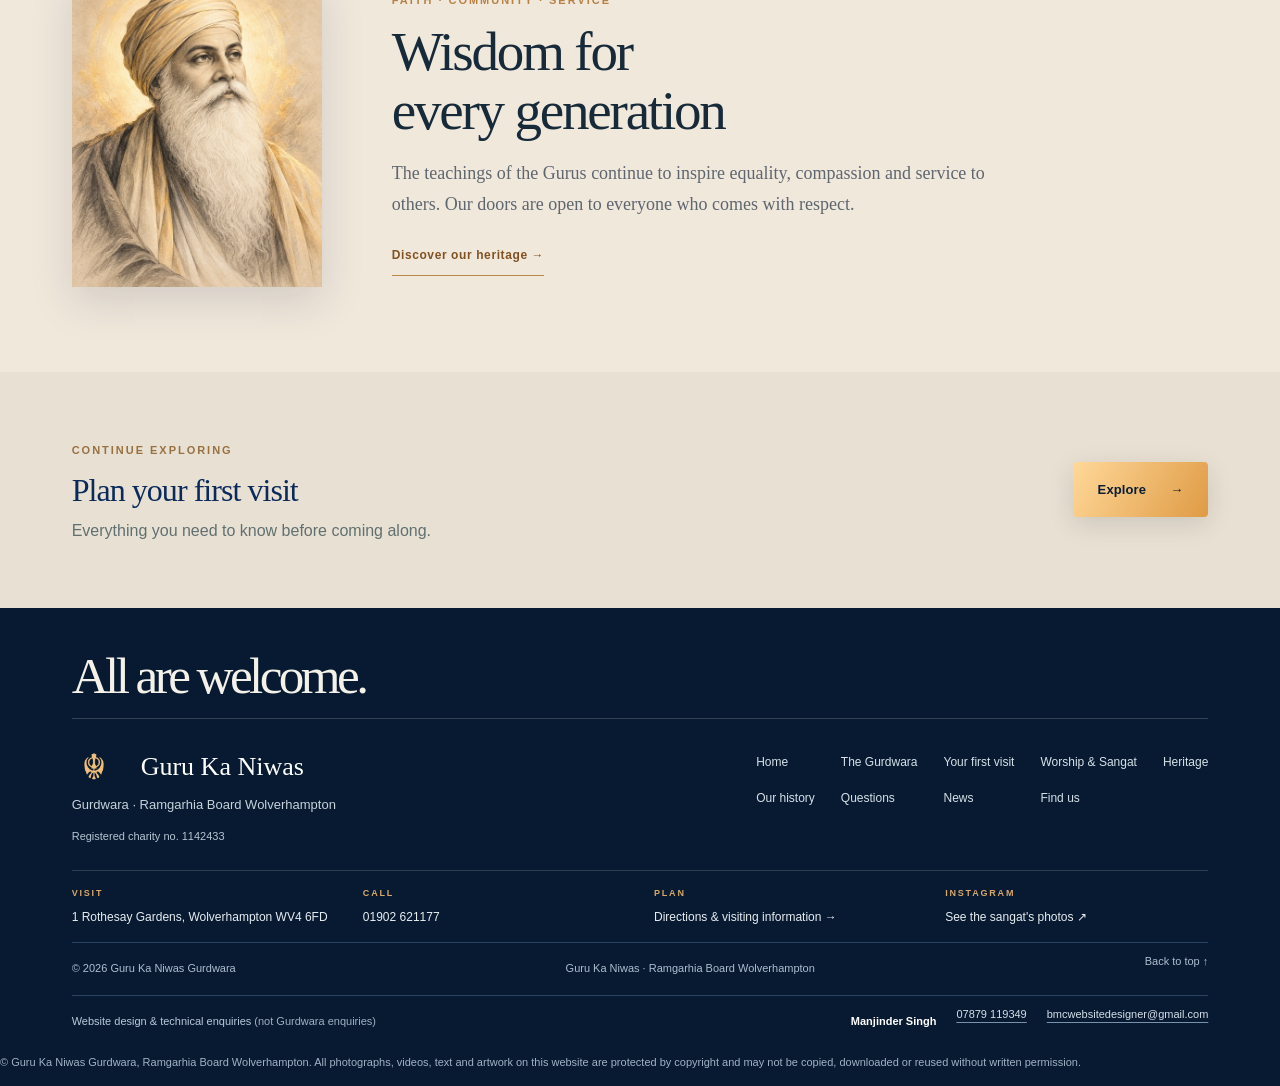
<file: worship.html>
<!doctype html>
<html lang="en-GB">
<head>
<meta charset="utf-8"/>
<meta content="width=device-width,initial-scale=1" name="viewport"/>
<title>Worship &amp; Sangat | Guru Ka Niwas Gurdwara</title>
<meta content="Explore Gurbani, Kirtan, Sangat and Seva at Guru Ka Niwas Gurdwara, Wolverhampton." name="description"/>
<meta content="#0A2A5B" name="theme-color"/>
<meta content="light" name="color-scheme"/>
<meta content="Worship &amp; Sangat | Guru Ka Niwas" property="og:title"/>
<meta content="Explore Gurbani, Kirtan, Sangat and Seva at Guru Ka Niwas Gurdwara, Wolverhampton." property="og:description"/>
<meta content="website" property="og:type"/>
<meta content="https://gkn-rbst.co.uk/worship.html" property="og:url"/>
<meta content="https://gkn-rbst.co.uk/assets/real/gurdwara-exterior.webp" property="og:image"/>
<link href="https://gkn-rbst.co.uk/worship.html" rel="canonical"/>
<link href="assets/favicon.svg" rel="icon" type="image/svg+xml"/>
<link href="style.css" rel="stylesheet"/>
<link href="v8.css" rel="stylesheet"/>
<link href="v9.css" rel="stylesheet"/>
<link href="v10.css" rel="stylesheet"/><link rel="stylesheet" href="mobile.css">

</head>
<body class="page-worship">
<a href="#main" class="skip-link">Skip to main content</a>
<div class="utility"><div class="container utility-inner"><span><span aria-hidden="true" class="gold-dot"></span> Ramgarhia Board · Wolverhampton</span><div class="utility-links"><span>1 Rothesay Gardens · WV4 6FD</span><a href="tel:+441902621177">Call us: 01902 621177 <span aria-hidden="true">→</span></a></div></div></div>
<header class="site-header" id="top"><div class="header-progress" aria-hidden="true"></div>
<div class="container header-row">
<a aria-label="Guru Ka Niwas Gurdwara home" class="brand" href="index.html"><span aria-hidden="true" class="brand-symbol"><img class="v9-brand-mark" src="assets/khanda-mark.png" alt=""></span><span class="brand-copy"><strong>Guru Ka Niwas</strong><small>RAMGARHIA BOARD · WOLVERHAMPTON</small></span></a>
<nav aria-label="Main navigation" class="desktop-nav"><a href="index.html">Home</a><a href="gurdwara.html">The Gurdwara</a><a href="first-visit.html">Your first visit</a><a aria-current="page" href="worship.html">Worship &amp; Sangat</a><a href="heritage.html">Heritage</a><a href="our-history.html">Our history</a><a href="questions.html">Questions</a><a href="news.html">News</a><a href="find-us.html">Find us</a></nav>
<a class="head-cta" href="first-visit.html">Plan a visit <span aria-hidden="true">→</span></a>
<button aria-controls="mobile-nav" aria-expanded="false" class="menu-button" id="menu-button" type="button"><span>Menu</span><span class="hamburger"><i></i><i></i></span></button>
</div>
<nav aria-label="Mobile navigation" class="mobile-nav" hidden="" id="mobile-nav"><a href="index.html">Home</a><a href="gurdwara.html">The Gurdwara</a><a href="first-visit.html">Your first visit</a><a aria-current="page" href="worship.html">Worship &amp; Sangat</a><a href="heritage.html">Heritage</a><a href="our-history.html">Our history</a><a href="questions.html">Questions</a><a href="news.html">News</a><a href="find-us.html">Find us</a></nav>
</header>
<main id="main">
<section class="v8-chapter v8-chapter--worship" aria-labelledby="page-heading">
  <div class="v8-chapter-art v9-chapter-photo" aria-hidden="true"><img src="assets/real/darbar-hall.webp" alt="" loading="eager"><span class="v8-chapter-symbol" lang="pa" aria-hidden="true">ੴ</span></div><div class="v8-chapter-veil" aria-hidden="true"></div>
  <div class="container v8-chapter-content"><div class="v8-chapter-breadcrumb"><a href="index.html">← Home</a><span>03 / 05</span></div>
   <p class="v8-chapter-kicker">WORSHIP & SANGAT</p><h1 id="page-heading">Together in<br>faith & service</h1><p class="v8-chapter-description">Gurbani, Kirtan, Sangat and Seva: discover the life of our community.</p>
   <span class="v8-chapter-rule" aria-hidden="true"></span>
  </div><div class="v8-chapter-folio" aria-hidden="true">03</div>
 </section><section class="worship-section" id="worship"><div class="container worship-grid">
<div class="worship-head"><p class="overline section-label">FAITH &amp; COMMUNITY</p><h2>What brings<br/>us together</h2><p>Three expressions of Sikh life you'll find at the heart of the Gurdwara.</p></div>
<div class="worship-list"><article><span class="worship-index">01</span><div><h3>Gurbani &amp; Kirtan</h3><p>Experience the sacred words of the Gurus through the singing and listening of Gurbani.</p></div></article><article><span class="worship-index">02</span><div><h3>Sangat</h3><p>Gather as equals, sit together and find connection through community and shared worship.</p></div></article><article><span class="worship-index">03</span><div><h3>Seva</h3><p>Selfless service is an important part of Sikh life, giving with humility and care for others.</p></div></article></div>
</div></section>
<section class="v9-small-gallery"><div class="container v9-small-gallery-grid"><img src="assets/guru-nanak-art.webp" alt="Original artistic portrait inspired by Guru Nanak Dev Ji" loading="lazy"><div><span class="v9-label">FAITH · COMMUNITY · SERVICE</span><h2>Wisdom for<br>every generation</h2><p>The teachings of the Gurus continue to inspire equality, compassion and service to others. Our doors are open to everyone who comes with respect.</p><a class="v9-text-link" href="heritage.html">Discover our heritage →</a></div></div></section><section class="chapter-cta" aria-label="Continue exploring"><div class="container chapter-cta-inner"><div><span class="overline">CONTINUE EXPLORING</span><h2>Plan your first visit</h2><p>Everything you need to know before coming along.</p></div><a class="chapter-cta-link" href="first-visit.html" aria-label="Plan your first visit">Explore <span aria-hidden="true">→</span></a></div></section></main>
<footer><div class="container v8-footer-prelude"><span>All are <em>welcome.</em></span></div><div class="container footer-main"><div><div class="footer-brand"><img class="v9-footer-mark" src="assets/khanda-mark.png" alt=""><b>Guru Ka Niwas</b></div><p>Gurdwara · Ramgarhia Board Wolverhampton</p><small>Registered charity no. 1142433</small></div><div class="footer-links"><a href="index.html">Home</a><a href="gurdwara.html">The Gurdwara</a><a href="first-visit.html">Your first visit</a><a href="worship.html">Worship &amp; Sangat</a><a href="heritage.html">Heritage</a><a href="our-history.html">Our history</a><a href="questions.html">Questions</a><a href="news.html">News</a><a href="find-us.html">Find us</a></div></div><div class="container v9-footer-contact"><span><b>VISIT</b>1 Rothesay Gardens, Wolverhampton WV4 6FD</span><a href="tel:+441902621177"><b>CALL</b>01902 621177</a><a href="find-us.html"><b>PLAN</b>Directions &amp; visiting information →</a><a href="https://www.instagram.com/explore/locations/1029260740/gkn-guru-ka-niwas/" target="_blank" rel="noopener"><b>INSTAGRAM</b>See the sangat's photos ↗</a></div><div class="container footer-bottom"><small>© <span id="year">2026</span> Guru Ka Niwas Gurdwara</small><small>Guru Ka Niwas · Ramgarhia Board Wolverhampton</small><a href="#top">Back to top ↑</a></div><div aria-label="Website designer details" class="container site-credit">
<span class="site-credit-label">Website design &amp; technical enquiries <span class="designer-boundary">(not Gurdwara enquiries)</span></span>
<span class="site-credit-details"><span class="designer-name">Manjinder Singh</span><a class="designer-phone" href="tel:+447879119349">07879 119349</a><a class="designer-email" href="mailto:bmcwebsitedesigner@gmail.com">bmcwebsitedesigner@gmail.com</a></span>
</div><p class="gk-copyright container">© Guru Ka Niwas Gurdwara, Ramgarhia Board Wolverhampton. All photographs, videos, text and artwork on this website are protected by copyright and may not be copied, downloaded or reused without written permission.</p></footer>
<script src="assets/hero-settings.js" defer></script>
<script src="script.js" defer></script>
<script src="assets/fit-text.js" defer></script><script src="assets/protect.js" defer></script></body></html>
</file>
<file: style.css>
@import url('design/tokens.css');
/* Guru Ka Niwas v7 — quiet cinematic editorial design. Locally hosted; no external fonts. */
:root{--navy:#0a2a5b;--navy-deep:#051936;--navy-ink:#0b2342;--gold:#e0ab64;--gold-deep:#a96828;--paper:#faf8f3;--cream:#fffdfa;--sand:#eee9de;--line:#ded9ce;--ink:#1b2e35;--muted:#637071;--ease:cubic-bezier(.22,1,.36,1);--gutter:clamp(21px,5.6vw,92px);--display:Georgia,'Iowan Old Style','Times New Roman',serif;--sans:'Avenir Next','Segoe UI',Arial,sans-serif}
*,*::before,*::after{box-sizing:border-box}
html{scroll-behavior:smooth;scroll-padding-top:104px}
body{margin:0;background:var(--paper);font:400 16px/1.6 var(--sans);color:var(--ink);-webkit-font-smoothing:antialiased;overflow-x:clip}
img{max-width:100%;display:block}a{color:inherit;text-decoration:none}button,input{font:inherit}button{cursor:pointer}a:focus-visible,button:focus-visible,summary:focus-visible{outline:3px solid #eeb562;outline-offset:5px}
[hidden]{display:none!important}
.container{width:min(100% - var(--gutter)*2,1360px);margin-inline:auto}
.skip-link{position:fixed;top:-100px;left:15px;background:#fff;color:var(--navy);padding:14px;z-index:10000}.skip-link:focus{top:12px}
.utility{background:var(--navy-deep);color:#cbd6e4;font-size:11px;letter-spacing:.055em}
.utility-inner{height:34px;display:flex;align-items:center;justify-content:space-between;gap:15px}
.utility-inner>span{display:flex;align-items:center;gap:10px}.gold-dot{display:block;width:5px;height:5px;background:var(--gold);border-radius:50%}.utility-links{display:flex;align-items:center;gap:28px}.utility-links a{color:#fff}.utility-links a:hover{color:var(--gold)}
.site-header{position:sticky;top:0;z-index:40;background:rgba(255,253,249,.97);border-bottom:1px solid #e2ddd4;backdrop-filter:blur(18px);box-shadow:0 8px 22px rgba(4,28,60,.035)}
.header-progress{height:2px;position:absolute;top:0;left:0;right:0;background:var(--gold-deep);transform:scaleX(0);transform-origin:left;z-index:3;pointer-events:none}
.header-row{min-height:91px;display:flex;align-items:center;gap:clamp(15px,2.3vw,34px)}
.brand{display:flex;align-items:center;gap:12px;flex:0 0 auto;min-width:228px}
.brand-symbol{width:46px;height:46px;display:grid;place-items:center;color:var(--gold-deep);font:34px/1 'Nirmala UI','Noto Sans Gurmukhi',serif;border:1px solid rgba(177,111,37,.33);border-radius:50%;transition:transform .45s var(--ease)}.brand:hover .brand-symbol{transform:rotate(-6deg)}
.brand-copy{display:flex;flex-direction:column;gap:1px}.brand-copy strong{font:500 23px/1.05 var(--display);letter-spacing:-.035em;color:var(--navy)}.brand-copy small{font:700 8px/1.6 var(--sans);color:#899094;letter-spacing:.17em}
.desktop-nav{display:flex;align-items:center;gap:clamp(12px,1.65vw,26px);margin-left:auto}.desktop-nav a{font-size:12px;white-space:nowrap;font-weight:650;color:#30445a;position:relative;padding:12px 0;transition:color .2s}.desktop-nav a:hover,.desktop-nav a[aria-current="page"]{color:#a66d31}.desktop-nav a:after{content:"";position:absolute;left:0;right:0;bottom:6px;height:2px;background:var(--gold-deep);transform:scaleX(0);transform-origin:left;transition:transform .3s var(--ease)}.desktop-nav a:hover:after,.desktop-nav a[aria-current="page"]:after{transform:scaleX(1)}
.head-cta{white-space:nowrap;background:var(--navy);color:#fff;padding:14px 18px;font-size:12px;font-weight:700;display:flex;align-items:center;gap:21px;transition:background .25s}.head-cta:hover{background:#164b87}.head-cta span{color:var(--gold);font-size:18px}
.menu-button{display:none}.mobile-nav{background:var(--cream);border-top:1px solid var(--line);padding:14px var(--gutter) 26px;box-shadow:0 18px 28px #10284b1a}.mobile-nav a{display:block;padding:13px 4px;border-bottom:1px solid var(--line);font-size:17px}.mobile-nav a[aria-current="page"]{font-weight:750;color:var(--gold-deep)}
.overline{font-size:11px;line-height:1.5;letter-spacing:.2em;text-transform:uppercase;font-weight:800}.long-rule{width:37px;height:1px;background:var(--gold);display:inline-block;vertical-align:middle;margin-right:12px}
.btn{border:0;display:inline-flex;align-items:center;justify-content:space-between;gap:39px;min-height:55px;padding:13px 23px;text-align:left;font-size:13px;font-weight:750;transition:background .23s,color .23s,transform .23s var(--ease)}.btn:hover{transform:translateY(-3px)}.btn-gold{background:var(--gold);color:#08254d}.btn-gold:hover{background:#f2c07a}.btn-outline{border:1px solid rgba(255,255,255,.6);color:#fff}.btn-outline:hover{background:#ffffff14}
/* Homepage: cinematic split scene; one strong subject rather than a full-width text overlay. */
.hero{display:grid;grid-template-columns:minmax(0,48%) minmax(0,52%);min-height:min(730px,calc(100svh - 90px));background:var(--navy-deep);color:white;position:relative;isolation:isolate;overflow:hidden}
.hero-visual{grid-column:2;grid-row:1;position:relative;overflow:hidden;min-height:650px;clip-path:polygon(5.5% 0,100% 0,100% 100%,0 100%);background:#183659}.hero-image{width:100%;height:100%;inset:0;position:absolute;object-fit:cover;object-position:var(--hero-position-desktop,68% 48%);transform:scale(1.045);animation:hero-breathe 22s ease-in-out infinite alternate}.hero-visual-shade{position:absolute;inset:0;background:linear-gradient(90deg,rgba(4,24,51,.4) 0%,transparent 35%),linear-gradient(0deg,rgba(5,20,36,.5),transparent 22%)}
.hero-visual:after{content:"";position:absolute;inset:22px;border:1px solid rgba(252,231,200,.35);clip-path:polygon(0 0,100% 0,100% 100%,0 100%);pointer-events:none}.hero-visual-corner{position:absolute;top:45px;right:55px;font:46px 'Nirmala UI','Noto Sans Gurmukhi',serif;color:rgba(255,255,255,.8)}
.hero-wash{grid-column:1;grid-row:1;background:radial-gradient(circle at 98% 25%,#25477165,transparent 48%),linear-gradient(145deg,#0a2a5b,#061d42 70%);z-index:0}.hero-content{grid-column:1;grid-row:1;z-index:2;padding-block:clamp(80px,10vh,135px) 95px;display:flex;flex-direction:column;align-items:flex-start;justify-content:center;margin-left:var(--gutter);width:auto;max-width:680px;padding-right:clamp(20px,3vw,55px)}
.hero-overline{color:#e9b975;margin:0 0 30px;white-space:nowrap}.punjabi-welcome{font-family:'Nirmala UI','Noto Sans Gurmukhi',sans-serif;color:#f3ce94;font-size:clamp(18px,2vw,28px);margin:0 0 9px}.hero h1{font:400 clamp(70px,7.7vw,126px)/.94 var(--display);letter-spacing:-.065em;margin:5px 0 30px;max-width:600px;text-wrap:balance}.hero h1 em{font-weight:400;color:#e8af68}.hero-description{font-size:clamp(15px,1.3vw,19px);line-height:1.78;color:#e0e8ee;max-width:430px;margin:0 0 31px}.hero-actions{display:flex;flex-wrap:wrap;align-items:center;gap:25px}.hero-link{border-bottom:1px solid rgba(232,232,218,.6);padding:8px 0;font-size:13px;font-weight:650;color:#fff}.hero-link span{color:#f1c58c;margin-left:12px}.hero-link:hover{border-color:var(--gold);color:var(--gold)}
.hero-caption{position:absolute;right:54px;bottom:33px;z-index:3;color:#fff;font-size:11px;letter-spacing:.06em;text-shadow:0 2px 9px #071b26}.hero-index{position:absolute;left:var(--gutter);bottom:28px;z-index:3;color:#c4cfdb;font-size:10px;letter-spacing:.19em;display:flex;align-items:center;gap:7px}.hero-line{width:30px;height:1px;background:var(--gold);display:inline-block;margin-right:10px}
.chapter-rule{display:flex;align-items:center;justify-content:space-between;padding-top:23px;padding-bottom:23px;font-size:10px;letter-spacing:.2em;font-weight:750;color:#7a7065}
.quick-info{background:#f0ede5;border-block:1px solid #e7dfd3}.quick-grid{display:grid;grid-template-columns:repeat(3,minmax(0,1fr))}.quick-item{position:relative;padding:41px clamp(20px,3vw,48px) 38px 0;display:flex;flex-direction:column;align-items:flex-start}.quick-item:not(:first-child){border-left:1px solid #d6d3cc;padding-left:clamp(20px,3vw,48px)}.quick-no{font-size:10px;letter-spacing:.18em;color:#9e6a35;font-weight:850}.quick-item h2{font:400 clamp(24px,2.4vw,35px)/1.16 var(--display);letter-spacing:-.04em;color:var(--navy);margin:16px 0 10px}.quick-item p{font-size:14px;color:#5d696b;margin:0 0 23px;line-height:1.75}.quick-item a{margin-top:auto;border-bottom:1px solid #a98a64;color:var(--navy);padding-bottom:6px;font-size:12px;font-weight:750}.quick-item a span{color:#ad7845;padding-left:9px}.quick-item a:hover{border-color:var(--navy)}
.home-next{background:var(--paper);padding:clamp(82px,10vw,138px) 0}.home-next-grid{display:grid;grid-template-columns:1fr 1fr;gap:clamp(50px,8vw,150px)}.section-label{color:#a36e38}.home-next h2{font:400 clamp(49px,5.3vw,79px)/1.03 var(--display);letter-spacing:-.055em;margin:23px 0 24px;color:var(--navy)}.home-next h2 em{color:#a97442;font-weight:400}.home-next-grid>div:first-child>p:not(.overline){font-size:17px;color:#647071;max-width:420px;line-height:1.84}.home-next-links{border-top:1px solid #cec8bc}.home-next-links a{display:grid;grid-template-columns:1fr auto;align-items:center;gap:3px;padding:22px 3px;border-bottom:1px solid #cec8bc;transition:padding .23s var(--ease),background .23s}.home-next-links a span{grid-column:1;font-size:10px;letter-spacing:.14em;font-weight:750;color:#a26f3d}.home-next-links a strong{grid-column:1;font:400 clamp(26px,2.9vw,37px)/1.2 var(--display);letter-spacing:-.035em;color:var(--navy)}.home-next-links a b{grid-column:2;grid-row:1 / 3;font:normal 26px var(--sans);color:#a56e32}.home-next-links a:hover{padding-left:14px;background:#f3efe5}
/* Chapter heroes: editorial composition with on-page hero artwork; each chapter has distinct mood. */
.inner-hero{position:relative;overflow:hidden;background:var(--paper)}.inner-hero-layout{min-height:clamp(420px,39vw,590px);display:grid;grid-template-columns:1fr .91fr;gap:clamp(38px,6vw,110px);align-items:stretch;padding-block:clamp(30px,4vw,61px)}.inner-hero-content{padding:clamp(42px,6.2vw,100px) 0 45px;display:flex;flex-direction:column;align-items:flex-start;justify-content:center}.breadcrumb{font-size:12px;font-weight:750;color:#8b673d;letter-spacing:.025em;display:inline-block;margin-bottom:33px}.breadcrumb:hover{color:var(--navy);text-decoration:underline}.inner-overline{color:#9e6937;margin:0 0 20px}.inner-hero h1{font:400 clamp(61px,6.25vw,98px)/1.02 var(--display);letter-spacing:-.065em;color:var(--navy);margin:0 0 24px;max-width:710px}.inner-lead{max-width:560px;font-size:clamp(17px,1.6vw,22px);line-height:1.72;color:#5f6d70;margin:0}.inner-hero-rule{height:1px;width:100px;background:#ba864b;margin-top:38px}.inner-media{position:relative;overflow:hidden;background:#12345f;isolation:isolate;min-height:360px;box-shadow:18px 18px 0 rgba(188,160,121,.1)}.inner-media img{width:100%;height:100%;object-fit:cover;position:absolute;inset:0}.inner-media .feature-photo{object-position:var(--hero-position-desktop,67% 50%)}.inner-media:after{content:"";position:absolute;inset:17px;border:1px solid rgba(240,200,137,.4);pointer-events:none}.inner-media-caption{position:absolute;right:31px;bottom:27px;background:rgba(2,23,51,.85);color:#fff;padding:7px 10px;font-size:10px;z-index:2;letter-spacing:.06em}.inner-media-label{position:absolute;top:39px;left:34px;right:34px;max-width:260px;color:#fff8ea;font:italic 400 clamp(26px,2.7vw,42px)/1.13 var(--display);text-shadow:0 2px 10px #08192a;z-index:2}.theme-heritage .inner-media-label{display:none}.theme-arrival .inner-media{background:#0c3567}.theme-prayer .inner-media{filter:saturate(.82)}.theme-help .inner-media img{transform:scaleX(-1)}.theme-help .inner-media-label{bottom:55px;top:auto}.theme-location .inner-media img{filter:brightness(.82) sepia(.12)}.theme-location .inner-media-label{max-width:360px}
/* Interior pages: bespoke typographic chapters */
.welcome-section{padding:clamp(80px,9vw,135px) 0;background:var(--cream)}.welcome-grid{display:grid;grid-template-columns:1.02fr .98fr;gap:clamp(50px,8vw,145px)}.welcome-left h2,.worship-head h2,.contact-grid h2{font:400 clamp(51px,5.35vw,80px)/1.05 var(--display);letter-spacing:-.06em;margin:21px 0 23px;color:var(--navy)}.welcome-left h2 em,.worship-head h2 em,.contact-grid h2 em{color:#a87542;font-weight:400}.witness{display:flex;align-items:center;gap:14px;margin-top:37px}.witness-symbol{font-size:45px;color:#bd7b34}.witness-rule{width:51px;height:1px;background:#c6ab83}.witness>span:last-child{font-size:10px;letter-spacing:.18em;font-weight:800;color:#9d784c}.welcome-right{padding-top:26px}.welcome-right p{line-height:1.9;color:#637071;font-size:17px}.welcome-right .welcome-intro{font:400 clamp(27px,3vw,41px)/1.32 var(--display);color:var(--navy);letter-spacing:-.025em;margin-top:0}.welcome-intro em{color:#a36c34}.text-link{display:inline-flex;gap:14px;align-items:center;border-bottom:1px solid #bc9570;padding-bottom:9px;font-size:13px;font-weight:800;color:var(--navy);margin-top:13px}.text-link:hover{color:#a26831;border-color:#a26831}
.visit-section{padding:clamp(83px,9vw,130px) 0;background:var(--navy);color:white}.section-intro{display:grid;grid-template-columns:1fr .7fr;gap:55px;align-items:end;margin-bottom:55px}.light-overline{color:var(--gold)}.section-intro h2{font:400 clamp(52px,5.5vw,84px)/1.06 var(--display);letter-spacing:-.06em;margin:20px 0 0}.section-intro h2 em{color:#eac28a;font-weight:400}.section-intro>p{font-size:17px;color:#cbd7e3;line-height:1.85;margin:0}.step-grid{display:grid;grid-template-columns:repeat(4,minmax(0,1fr));gap:20px}.step{border-top:1px solid #6786a9;padding:21px 12px 21px 0}.step-num{color:#f0c58c;font-size:13px;font-weight:800;letter-spacing:.1em}.step-line{height:1px;width:32px;background:#dba767;margin:19px 0 23px}.step h3{font:400 clamp(24px,2.35vw,35px)/1.14 var(--display);margin:0 0 17px;color:#fff}.step p{color:#cbd7e5;font-size:14px;line-height:1.82;margin:0}.visit-cta{margin-top:60px;display:flex;align-items:center;justify-content:space-between;border-top:1px solid #6683a3;padding-top:28px;gap:22px}.visit-cta p{margin:0;font:400 23px/1.35 var(--display)}
.worship-section{padding:clamp(88px,10vw,145px) 0;background:var(--cream)}.worship-grid{display:grid;grid-template-columns:.8fr 1.2fr;gap:clamp(50px,8vw,135px)}.worship-head h2{margin-bottom:21px}.worship-head>p:last-child{max-width:340px;color:#677373;line-height:1.85}.worship-list{border-top:1px solid #cec8bb}.worship-list article{display:grid;grid-template-columns:52px 1fr;gap:19px;padding:27px 0;border-bottom:1px solid #cec8bb}.worship-index{color:#a7733b;font-size:11px;font-weight:800;letter-spacing:.08em;padding-top:7px}.worship-list h3{font:400 clamp(29px,3.2vw,45px)/1.1 var(--display);letter-spacing:-.035em;color:var(--navy);margin:0 0 13px}.worship-list p{font-size:15px;line-height:1.75;color:#687578;max-width:540px;margin:0}
.questions-section{padding:clamp(83px,9vw,145px) 0;background:var(--cream)}.questions-grid{display:grid;grid-template-columns:.8fr 1.2fr;gap:clamp(55px,8vw,130px)}.questions-heading h2{font:400 clamp(49px,5.15vw,75px)/1.06 var(--display);letter-spacing:-.055em;color:var(--navy);margin:22px 0}.questions-heading h2 em{color:#aa763d;font-weight:400}.questions-heading>p:not(.overline){color:#687577;line-height:1.85;max-width:440px}.questions-accordions{border-top:1px solid #cec9be}.questions-accordions details{border-bottom:1px solid #cec9be}.questions-accordions summary{list-style:none;display:flex;align-items:center;justify-content:space-between;gap:20px;padding:27px 2px;cursor:pointer;font:400 clamp(22px,2.3vw,30px)/1.3 var(--display);letter-spacing:-.02em;color:var(--navy)}.questions-accordions summary::-webkit-details-marker{display:none}.questions-accordions summary:hover{color:#a97844}.questions-accordions details[open] summary{color:#9c652d}.questions-accordions details p{line-height:1.85;color:#697678;max-width:610px;margin:0 0 26px;font-size:15px}.plus{width:29px;height:29px;border-radius:50%;background:#f1e9dc;position:relative;flex:0 0 29px}.plus:before,.plus:after{content:"";position:absolute;background:#9d713e;width:11px;height:2px;top:14px;left:9px}.plus:after{transform:rotate(90deg);transition:transform .25s}.questions-accordions details[open] .plus:after{transform:rotate(0)}
.contact-section{padding:clamp(83px,9vw,135px) 0;background:var(--cream)}.contact-grid{display:grid;grid-template-columns:1fr .94fr;gap:clamp(50px,8vw,138px)}.contact-note{color:#687779;line-height:1.84;font-size:17px;max-width:450px}.contact-details{border-top:1px solid #cfc9bd;display:grid;grid-template-columns:1fr 1fr;gap:20px}.detail-block{padding-top:22px}.detail-block>span{font-size:10px;font-weight:800;letter-spacing:.19em;color:#a2703b}.detail-block p{color:var(--navy);font:400 clamp(19px,2.08vw,27px)/1.52 var(--display);margin:17px 0}.detail-block a:not(.phone-link){font-size:12px;font-weight:850;color:var(--navy);border-bottom:1px solid #b68a58;padding-bottom:7px}.detail-block a:hover{color:#a66a2d}
.chapter-cta{background:#eee9df;padding:clamp(45px,5vw,78px) 0}.chapter-cta-inner{display:flex;align-items:center;justify-content:space-between;gap:30px}.chapter-cta .overline{color:#997042}.chapter-cta h2{font:400 clamp(33px,4vw,56px)/1.1 var(--display);letter-spacing:-.05em;color:var(--navy);margin:10px 0}.chapter-cta p{margin:0;color:#607071}.chapter-cta-link{display:inline-flex;flex:0 0 auto;align-items:center;gap:36px;background:var(--navy);color:white;padding:18px 25px;font-size:13px;font-weight:700;transition:background .2s}.chapter-cta-link span{color:var(--gold)}.chapter-cta-link:hover{background:#17477b}
footer{background:var(--navy-deep);color:#d6e0e9}.footer-main{display:flex;justify-content:space-between;gap:60px;padding:70px 0 54px}.footer-brand{display:flex;align-items:center;gap:15px}.footer-brand span{font:40px/1 'Nirmala UI','Noto Sans Gurmukhi',serif;color:var(--gold)}.footer-brand b{font:400 31px var(--display);color:white}.footer-main p{margin:10px 0;color:#c7d2db;font-size:13px}.footer-main small{font-size:11px;color:#b6c5d2}.footer-links{display:grid;grid-template-columns:repeat(2,minmax(0,140px));gap:13px 32px;align-content:start}.footer-links a{font-size:12px;color:#d6e1e8}.footer-links a:hover{color:var(--gold)}.footer-bottom{display:flex;justify-content:space-between;align-items:center;gap:18px;padding:23px 0;border-top:1px solid #294565;color:#abbfd1}.footer-bottom small,.footer-bottom a{font-size:11px}.footer-bottom a:hover{color:white}
.site-credit{padding:20px 0 28px;border-top:1px solid #294565;display:flex;align-items:center;justify-content:space-between;flex-wrap:wrap;gap:12px 20px}.site-credit-label{font-size:11px;color:#b8cbdc}.designer-boundary{opacity:.85}.site-credit-details{display:flex;flex-wrap:wrap;gap:9px 20px;align-items:center;font-size:11px}.designer-name{color:#fff;font-weight:750}.site-credit-details a{text-decoration:underline;text-underline-offset:4px;text-decoration-color:#7892ac}.site-credit-details a:hover{color:#f2c586}
/* Subtle visible-in-browser motion; progressive enhancement */
@keyframes hero-breathe{from{transform:scale(1.045) translate3d(0,0,0)}to{transform:scale(1.105) translate3d(-1%,0,0)}}
@keyframes enter{from{opacity:0;transform:translateY(15px)}to{opacity:1;transform:translateY(0)}}
.hero-content>*{animation:enter .85s both;animation-timing-function:var(--ease)}.hero-content>*:nth-child(2){animation-delay:.12s}.hero-content>*:nth-child(3){animation-delay:.19s}.hero-content>*:nth-child(4){animation-delay:.29s}.hero-content>*:nth-child(5){animation-delay:.37s}
.motion-eligible{opacity:0;transform:translateY(13px);transition:opacity .65s var(--ease),transform .65s var(--ease)}.motion-eligible.motion-visible{opacity:1;transform:none}
/* Tablet */
@media(max-width:1160px){.brand{min-width:212px}.header-row{gap:16px}.desktop-nav{gap:12px}.desktop-nav a{font-size:11px}.head-cta{padding:13px 12px;gap:10px}.hero h1{font-size:clamp(63px,7.5vw,100px)}.hero-content{padding-right:20px}.inner-hero h1{font-size:clamp(53px,6.2vw,88px)}}
@media(max-width:980px){.desktop-nav,.head-cta{display:none}.menu-button{display:flex;align-items:center;gap:13px;justify-content:center;margin-left:auto;background:transparent;border:1px solid #d0c9bb;color:var(--navy);padding:11px 15px;font-size:13px;font-weight:800;min-width:102px}.hamburger{width:18px;display:grid;gap:5px}.hamburger i{display:block;height:2px;width:100%;background:var(--navy)}.hero{min-height:640px}.hero-visual{min-height:640px}.hero h1{font-size:clamp(60px,8vw,86px)}.inner-hero-layout{gap:38px}.inner-hero h1{font-size:clamp(51px,6.8vw,76px)}.inner-media-label{font-size:31px}.step-grid{grid-template-columns:repeat(2,1fr);gap:28px 34px}.home-next-grid{gap:55px}.contact-details{grid-template-columns:1fr}}
@media(max-width:700px){.utility-inner{height:29px}.utility-links>span{display:none}.utility-links{gap:7px}.brand{min-width:0}.brand-symbol{width:39px;height:39px;font-size:29px}.brand-copy strong{font-size:20px}.brand-copy small{font-size:7px}.header-row{min-height:70px}.hero{display:flex;flex-direction:column;min-height:0}.hero-wash{display:none}.hero-content{order:0;margin:0;padding:67px var(--gutter) 62px;background:radial-gradient(circle at 100% 0,#193f71 0%,transparent 56%),var(--navy-deep);max-width:none;min-height:465px}.hero h1{font-size:clamp(63px,12.8vw,90px);max-width:530px}.hero-description{font-size:16px;line-height:1.7;max-width:480px}.hero-overline{white-space:normal;font-size:9px}.hero-visual{order:1;grid-row:auto;clip-path:none;min-height:0;height:clamp(280px,67vw,430px)}.hero-image{object-position:var(--hero-position-mobile,60% 50%)}.hero-visual-corner{top:25px;right:33px;font-size:37px}.hero-visual:after{inset:13px}.hero-index{left:var(--gutter);top:15px;bottom:auto;display:none}.hero-caption{bottom:18px;right:22px;font-size:10px}.chapter-rule{padding-block:19px;font-size:9px}.chapter-rule span:last-child{display:none}.quick-grid{grid-template-columns:1fr}.quick-item{padding:28px 0!important;border-left:0!important;border-bottom:1px solid #d5d0c5}.quick-item:last-child{border:0}.quick-item h2{font-size:30px;margin:9px 0}.quick-item p{margin:0 0 14px}.home-next{padding:78px 0 90px}.home-next-grid,.welcome-grid,.worship-grid,.questions-grid,.contact-grid{grid-template-columns:1fr;gap:38px}.home-next h2{font-size:clamp(50px,10vw,67px)}.home-next-links a strong{font-size:32px}.inner-hero-layout{grid-template-columns:1fr;gap:25px;padding-block:30px 35px}.inner-hero-content{padding:18px 0 7px}.breadcrumb{margin:0 0 23px}.inner-hero h1{font-size:clamp(58px,11vw,76px);margin-bottom:19px}.inner-lead{font-size:17px}.inner-hero-rule{margin-top:25px}.inner-media{height:295px;min-height:295px;box-shadow:9px 9px 0 #cebfa621}.inner-media-label{font-size:32px}.inner-media-caption{right:26px;bottom:23px}.welcome-section,.worship-section,.questions-section,.contact-section{padding:79px 0}.welcome-left h2,.worship-head h2,.contact-grid h2{font-size:clamp(52px,10.5vw,72px)}.welcome-right{padding:0}.welcome-right .welcome-intro{font-size:30px}.welcome-right p{font-size:16px}.visit-section{padding:82px 0}.section-intro{grid-template-columns:1fr;gap:20px;margin-bottom:39px}.section-intro h2{font-size:clamp(53px,10.5vw,73px)}.section-intro>p{font-size:15px}.step-grid{grid-template-columns:1fr;gap:0}.step{padding:20px 0}.step-line{margin:10px 0 15px}.step p{max-width:520px}.visit-cta{align-items:flex-start;flex-direction:column}.questions-heading h2{font-size:clamp(52px,10.5vw,72px)}.contact-details{grid-template-columns:1fr}.chapter-cta{padding:53px 0}.chapter-cta-inner{align-items:flex-start;flex-direction:column;gap:23px}.chapter-cta h2{font-size:43px}.footer-main{flex-direction:column;gap:42px;padding:54px 0 44px}.footer-links{max-width:400px;width:100%}.footer-bottom{align-items:flex-start;flex-direction:column;gap:10px}.site-credit{align-items:flex-start;flex-direction:column}}
@media(max-width:385px){.brand{gap:8px}.brand-symbol{width:36px;height:36px;font-size:26px}.brand-copy strong{font-size:18px}.brand-copy small{font-size:6px;letter-spacing:.08em}.menu-button{min-width:75px;padding:9px;gap:7px}.hamburger{width:15px}.hero-content{padding-top:60px}.hero h1{font-size:58px}.hero-actions{gap:16px}.hero-link{font-size:12px}.inner-hero h1{font-size:53px}.quick-item h2{font-size:26px}}
@media(prefers-reduced-motion:reduce){html{scroll-behavior:auto}.hero-image,.hero-content>*{animation:none!important;transform:none!important}.motion-eligible{opacity:1!important;transform:none!important;transition:none!important}*,*::before,*::after{transition-duration:.01ms!important;animation-duration:.01ms!important}}
</file>
<file: v8.css>
/* Guru Ka Niwas v8 — art-directed cinematic editorial. No CDNs or tracking scripts. */
:root{--v8-dark:#071e3a;--v8-mid:#12365e;--v8-copper:#e4ab63;--v8-paper:#f6f3ec;--v8-white:#fffdf8;--v8-charcoal:#172a3a;--v8-line:#d6d0c3;--v8-serif:Georgia,'Times New Roman',serif;--v8-sans:'Avenir Next','Segoe UI',Arial,sans-serif;--v8-ease:cubic-bezier(.2,.8,.2,1)}
body{background:var(--v8-paper);color:var(--v8-charcoal)}
.utility{display:none}
.site-header{background:#f9f7f1;box-shadow:none;border-bottom:1px solid rgba(13,37,60,.14);backdrop-filter:blur(20px)}
.header-row{min-height:82px}
.brand{min-width:244px;gap:12px}
.brand-symbol{border:0;border-radius:0;font-size:42px;width:42px;height:48px;color:#a76a2b}
.brand-copy{gap:2px}
.brand-copy strong{font:500 25px/1.07 var(--v8-serif);letter-spacing:-.048em;color:#142c43}
.brand-copy small{font-size:7px;letter-spacing:.21em;font-weight:780;color:#677180}
.desktop-nav{gap:clamp(14px,1.7vw,28px)}
.desktop-nav a{font-size:12px;font-weight:650;letter-spacing:-.015em;color:#273949;position:relative}
.desktop-nav a[aria-current]{color:#a46d38}
.desktop-nav a::after{height:1px;bottom:-8px;background:#a46d38}
.head-cta{padding:13px 19px;border-radius:100px;background:#0b2b4d;color:#fff;font-size:11px;text-transform:uppercase;letter-spacing:.07em;white-space:nowrap}
.head-cta span{color:var(--v8-copper)}
.header-progress{height:2px;background:#e4a85e}
/* Common design primitives */
.v8-kicker{display:flex;align-items:center;gap:13px;font:750 10px/1.6 var(--v8-sans);letter-spacing:.22em;text-transform:uppercase}
.v8-kicker::before{content:'';display:inline-block;width:25px;height:1px;background:currentColor;opacity:.6}
/* Homepage cinematic panorama */
.v8-hero{isolation:isolate;position:relative;min-height:715px;height:min(855px,calc(100svh - 82px));height:clamp(715px,calc(100svh - 82px),920px);background:#061b33;color:white;overflow:hidden}
.v8-hero-visual,.v8-hero-wash{position:absolute;inset:0}
.v8-hero-visual{z-index:-3}
.v8-hero-visual img{width:100%;height:100%;object-fit:cover;object-position:var(--hero-position-desktop,69% 48%);animation:v8-camera 18s ease-in-out alternate infinite;filter:saturate(.91) contrast(1.06)}
.v8-hero-wash{z-index:-2;background:linear-gradient(90deg,rgba(4,18,36,.94) 0%,rgba(5,22,42,.83) 27%,rgba(7,28,46,.34) 56%,rgba(8,22,38,.02) 100%),linear-gradient(0deg,rgba(5,20,35,.75) 0%,transparent 22%,transparent 75%,rgba(4,15,27,.24) 100%)}
.v8-hero::before{content:'';position:absolute;z-index:-1;inset:19px;border:1px solid rgba(255,255,255,.16);pointer-events:none}
.v8-hero-inner{height:100%;display:flex;flex-direction:column;justify-content:space-between;padding-top:48px;padding-bottom:32px}
.v8-hero-overline{display:flex;align-items:center;gap:17px;font-size:10px;font-weight:780;letter-spacing:.22em;color:#e8d8c5}
.v8-overline-dot{width:7px;height:7px;border-radius:50%;background:var(--v8-copper);box-shadow:0 0 0 6px rgba(228,171,99,.14)}
.v8-shortline{width:50px;height:1px;background:#d9b889;opacity:.5}
.v8-hero-punjabi{font-size:20px;letter-spacing:normal;color:#e8b66e;font-family:'Nirmala UI','Noto Sans Gurmukhi',sans-serif}
.v8-hero-statement{margin-top:auto;margin-bottom:auto;padding:68px 0 30px;max-width:1090px}
.v8-hero h1{margin:0;display:flex;flex-direction:column;font:400 clamp(83px,9.15vw,153px)/.94 var(--v8-serif);letter-spacing:-.077em;text-wrap:balance;text-shadow:0 8px 32px rgba(0,0,0,.1)}
.v8-hero h1 span{display:block;white-space:nowrap}
.v8-hero h1 span:nth-child(2){color:#e8b87e;font-style:italic;letter-spacing:-.072em}
.v8-h1-stop{display:inline!important;font-style:normal;color:#fff}
.v8-hero-statement>p{margin:36px 0 31px;font-size:clamp(15px,1.35vw,18px);line-height:1.65;max-width:440px;color:#e7eaf0}
.v8-hero-actions{display:flex;align-items:center;gap:34px;flex-wrap:wrap}
.v8-solid-cta{display:inline-flex;align-items:center;justify-content:space-between;gap:50px;padding:17px 21px;background:#e5b074;color:#132944;font-weight:800;font-size:12px;letter-spacing:.02em;transition:background .3s,transform .3s}
.v8-solid-cta:hover{background:#ffcd8d;transform:translateY(-3px)}
.v8-quiet-cta{font-size:12px;font-weight:720;color:white;border-bottom:1px solid rgba(255,255,255,.7);padding-bottom:10px;display:inline-flex;gap:38px;transition:color .2s}
.v8-quiet-cta:hover{color:#f7c689}
.v8-hero-foot{display:flex;align-items:center;justify-content:space-between;gap:20px;font-size:9px;color:#e3dfd6;letter-spacing:.17em;font-weight:700;text-transform:uppercase}
.v8-hero-foot>b,.v8-hero-foot b{font-weight:400;color:var(--v8-copper);margin:0 7px}
.v8-hero-foot a{white-space:nowrap;border-bottom:1px solid rgba(255,255,255,.5);padding-bottom:5px}
.v8-hero-foot a span{font-size:16px;margin-left:15px;color:var(--v8-copper)}
#hero-caption{font-size:9px;letter-spacing:.055em;opacity:.87;text-transform:none}
@keyframes v8-camera{from{transform:scale(1.015) translate3d(0,0,0)}to{transform:scale(1.085) translate3d(-.5%,-.5%,0)}}
@keyframes v8-rise{from{opacity:0;transform:translateY(28px)}to{opacity:1;transform:translateY(0)}}
.v8-hero-statement h1{animation:v8-rise 1.1s var(--v8-ease) both}.v8-hero-statement>p{animation:v8-rise 1.1s .15s var(--v8-ease) both}.v8-hero-actions{animation:v8-rise 1.1s .28s var(--v8-ease) both}
/* Homepage editorial interlude */
.v8-home-intro{padding:clamp(100px,10vw,170px) 0;background:var(--v8-paper);border-bottom:1px solid #ddd8cc}
.v8-home-intro-grid{display:grid;grid-template-columns:.34fr 1fr;gap:6vw}
.v8-home-intro .v8-kicker{margin:18px 0;color:#9b703d;display:flex;justify-content:space-between;max-width:240px}
.v8-home-intro .v8-kicker::before{display:none}
.v8-home-intro .v8-kicker span:last-child{font-size:22px;font-weight:400;color:#c4935a}
.v8-home-intro h2{font:400 clamp(51px,5.7vw,91px)/1.03 var(--v8-serif);letter-spacing:-.065em;color:#102b45;margin:0}
.v8-home-intro h2 em{font-weight:400;color:#b77d44}
.v8-home-intro-main>p{color:#53616a;font-size:clamp(16px,1.55vw,20px);line-height:1.85;max-width:570px;margin:35px 0 0}
/* 3 route cards intentionally art-directed, not templated boxes */
.v8-visit-features{padding:110px 0 135px;background:#eae5d9;color:#18334b;overflow:hidden}
.v8-features-top{display:flex;justify-content:space-between;align-items:flex-end;margin-bottom:43px}
.v8-features-top .v8-kicker{color:#937443}.v8-features-top h2{font:400 clamp(60px,7vw,102px)/1.04 var(--v8-serif);letter-spacing:-.069em;margin:16px 0 0}.v8-features-top h2 em{font-weight:400;color:#ae733e}
.v8-corner-mark{font:clamp(60px,10vw,130px)/.8 'Nirmala UI','Noto Sans Gurmukhi',sans-serif;color:#c5ab8b;opacity:.6}
.v8-feature-grid{display:grid;grid-template-columns:1.07fr 1fr 1fr;gap:14px}
.v8-feature{position:relative;display:flex;flex-direction:column;justify-content:space-between;min-height:485px;padding:29px 28px 31px;overflow:hidden;isolation:isolate;transition:transform .35s var(--v8-ease)}
.v8-feature:hover{transform:translateY(-8px)}
.v8-feature-top{display:flex;align-items:center;justify-content:space-between;font-size:12px;position:relative;z-index:2}
.v8-feature-top b{letter-spacing:.12em}.v8-feature-top>span{font-size:28px;font-weight:300;transition:transform .3s}.v8-feature:hover .v8-feature-top>span{transform:translate(4px,-4px)}
.v8-feature-art{position:absolute;z-index:-1;inset:0;pointer-events:none}
.v8-feature-text{margin-top:auto;position:relative;z-index:2}
.v8-feature-text small{font-size:9px;font-weight:780;letter-spacing:.21em}
.v8-feature-text h3{font:400 clamp(35px,3.5vw,55px)/1.05 var(--v8-serif);letter-spacing:-.053em;margin:17px 0 13px}
.v8-feature-text h3 em{font-weight:400}
.v8-feature-text>span{font-size:12px;line-height:1.6;opacity:.85}
.v8-feature--visit{background:#f7f4ed;color:#24384b}
.v8-feature--visit .v8-feature-art{transform:translate(26%,6%)}
.v8-arch{display:block;position:absolute;width:67%;height:80%;border:1.5px solid #d3b587;border-radius:48% 48% 0 0;top:3%;left:0}
.v8-arch-two{width:54%;height:69%;top:11%;left:8%;border-color:#cfa976}.v8-arch-three{width:38%;height:56%;top:20%;left:17%;background:linear-gradient(145deg,rgba(224,180,120,.25),rgba(245,239,229,.2));border-color:#bc8854}
.v8-feature--worship{background:#082747;color:#f3e7d3}.v8-feature--worship .v8-feature-art{display:grid;place-items:center;overflow:hidden}.v8-feature--worship .v8-feature-art:before{content:'';position:absolute;width:380px;height:380px;border:1px solid rgba(224,179,113,.34);border-radius:50%;transform:translate(14%,-8%);box-shadow:0 0 0 45px rgba(224,179,113,.04),0 0 0 95px rgba(224,179,113,.025)}
.v8-feature--worship .v8-feature-art span{font:220px/1 'Nirmala UI','Noto Sans Gurmukhi',sans-serif;color:rgba(227,171,97,.35);transform:translate(17%,-23%)}
.v8-feature--find{background:#d3c5ae;color:#193249}
.v8-feature--find .v8-feature-art{background-image:linear-gradient(rgba(43,68,74,.08) 1px,transparent 1px),linear-gradient(90deg,rgba(43,68,74,.08) 1px,transparent 1px);background-size:33px 33px}
.v8-map-rings{position:absolute;width:360px;height:360px;border-radius:50%;border:1px solid #887e69;top:13%;left:21%;box-shadow:0 0 0 45px rgba(250,244,235,.16),0 0 0 86px rgba(250,244,235,.12)}.v8-map-dot{position:absolute;width:20px;height:20px;border:5px solid #f3e5cd;background:#bb7e41;top:37%;left:60%;border-radius:50%;box-shadow:0 0 0 1px #9f713d}
.v8-home-end{padding:clamp(96px,10vw,145px) 0;background:#0a2747;color:white}
.v8-home-end-grid{display:grid;grid-template-columns:1.25fr .75fr;gap:9vw;align-items:end}
.v8-home-end .v8-kicker{color:#ddb47f}.v8-home-end h2{font:400 clamp(69px,7.5vw,117px)/.97 var(--v8-serif);letter-spacing:-.066em;margin:25px 0 0}.v8-home-end h2 em{font-weight:400;color:#e3ad6e}
.v8-home-end-grid>div:nth-child(2){padding-bottom:11px}
.v8-home-end-grid>div:nth-child(2)>p{font-size:18px;line-height:1.85;color:#d4dce5;max-width:390px;margin:0 0 32px}
.v8-end-link{display:flex;align-items:center;justify-content:space-between;max-width:370px;border-top:1px solid rgba(255,255,255,.35);padding-top:20px;font-size:13px;font-weight:700}
.v8-end-link span{color:#eac184;font-size:24px}
/* Inner chapters: distinct visual direction per subject. */
.v8-chapter{height:clamp(525px,66svh,710px);position:relative;isolation:isolate;overflow:hidden;display:flex;align-items:center;background:#0a2c4e;color:white}
.v8-chapter-art,.v8-chapter-veil{position:absolute;inset:0;z-index:-2;pointer-events:none}
.v8-chapter-veil{z-index:-1;background:linear-gradient(90deg,rgba(4,18,35,.96),rgba(4,18,35,.81) 34%,rgba(4,18,35,.09) 100%)}
.v8-chapter-content{position:relative;z-index:2;padding-top:30px;padding-bottom:52px}
.v8-chapter-breadcrumb{display:flex;align-items:center;gap:22px;font-size:11px;letter-spacing:.09em;opacity:.85;margin-bottom:53px}
.v8-chapter-breadcrumb a{border-bottom:1px solid currentColor;padding-bottom:5px}.v8-chapter-breadcrumb>span{font-size:9px;letter-spacing:.2em}
.v8-chapter-kicker{display:flex;align-items:center;gap:14px;font-size:10px;letter-spacing:.22em;font-weight:750;margin:0 0 19px;color:#e5bd87}
.v8-chapter-kicker::before{content:'';width:36px;height:1px;background:currentColor}
.v8-chapter h1{font:400 clamp(72px,8.3vw,130px)/.98 var(--v8-serif);letter-spacing:-.074em;max-width:980px;margin:0 0 28px}
.v8-chapter h1 em{font-weight:400;color:#e7b87f}
.v8-chapter-description{font-size:clamp(16px,1.35vw,19px);line-height:1.7;max-width:510px;color:#d9e2e6;margin:0}
.v8-chapter-rule{display:block;width:78px;height:1px;background:#e9bd82;margin-top:34px}
.v8-chapter-folio{position:absolute;right:4.1%;bottom:-84px;color:rgba(255,255,255,.06);font:400 clamp(200px,25vw,400px)/1 var(--v8-serif);letter-spacing:-.1em;pointer-events:none}
.v8-chapter--heritage .v8-chapter-image{width:100%;height:100%;object-fit:cover;object-position:68% 49%;filter:contrast(1.05) saturate(.92)}
.v8-chapter--arrival{color:#142c43;background:#f2ece0}
.v8-chapter--arrival .v8-chapter-veil{background:linear-gradient(90deg,#f2ece0 0%,#f2ece0 44%,rgba(242,236,224,.65) 72%,transparent)}
.v8-chapter--arrival .v8-chapter-kicker{color:#a46f3b}.v8-chapter--arrival h1 em{color:#b27b42}.v8-chapter--arrival .v8-chapter-description{color:#506170}.v8-chapter--arrival .v8-chapter-rule{background:#aa7b4a}.v8-chapter--arrival .v8-chapter-folio{color:rgba(122,95,55,.09)}
.v8-chapter-arches{position:absolute;right:-9%;top:-17%;width:53%;height:150%;opacity:.83;transform:rotate(11deg)}
.v8-chapter-arches i{display:block;position:absolute;inset:0;border:2px solid #c9b38b;border-radius:49% 49% 0 0}
.v8-chapter-arches i:nth-child(2){inset:10% 11%;border-color:#be925c}.v8-chapter-arches i:nth-child(3){inset:22% 25%;border-color:#a87740;background:linear-gradient(140deg,rgba(205,169,115,.24),rgba(248,243,231,.17))}
.v8-chapter--worship{background:radial-gradient(circle at 80% 36%,#274d73,#071a36 58%)}
.v8-chapter--worship .v8-chapter-veil{background:linear-gradient(90deg,rgba(5,20,42,.87),rgba(5,20,42,.33) 68%,transparent)}
.v8-chapter-symbol{position:absolute;right:3%;top:-18%;font:clamp(460px,48vw,860px)/1 'Nirmala UI','Noto Sans Gurmukhi',serif;color:rgba(229,178,105,.15);transform:rotate(-10deg)}
.v8-chapter--questions{background:#bc955e;color:#172f46}.v8-chapter--questions .v8-chapter-veil{background:linear-gradient(90deg,rgba(235,217,183,.92),rgba(235,217,183,.78) 55%,rgba(235,217,183,.07))}
.v8-chapter--questions .v8-chapter-kicker{color:#946636}.v8-chapter--questions h1 em{color:#8e5b27}.v8-chapter--questions .v8-chapter-description{color:#43515d}.v8-chapter--questions .v8-chapter-rule{background:#9f6c31}
.v8-chapter-question{font:400 min(780px,54vw)/.9 var(--v8-serif);color:rgba(39,49,51,.2);position:absolute;right:9%;top:-23%;transform:rotate(8deg)}
.v8-chapter--location{background:#e0e4de;color:#152d43}.v8-chapter--location .v8-chapter-veil{background:linear-gradient(90deg,#e5e7df 0%,rgba(229,231,223,.97) 43%,rgba(229,231,223,.2) 100%)}.v8-chapter--location .v8-chapter-kicker{color:#a36e3c}.v8-chapter--location h1 em{color:#a06b36}.v8-chapter--location .v8-chapter-description{color:#52616a}.v8-chapter--location .v8-chapter-rule{background:#a26f3c}.v8-chapter--location .v8-chapter-folio{color:rgba(17,48,69,.065)}
.v8-chapter-map{position:absolute;inset:0 0 0 53%;background:repeating-linear-gradient(0deg,transparent 0 46px,rgba(40,64,66,.07) 47px,transparent 48px),repeating-linear-gradient(90deg,transparent 0 46px,rgba(40,64,66,.07) 47px,transparent 48px)}
.v8-chapter-map i{position:absolute;display:block;border:1px solid #8c997f;border-radius:50%;width:390px;height:390px;right:9%;top:5%;box-shadow:0 0 0 69px rgba(85,122,125,.08),0 0 0 138px rgba(85,122,125,.045)}
.v8-chapter-map i:nth-child(2){width:33px;height:33px;background:#ba8554;top:43%;right:36%;box-shadow:0 0 0 12px rgba(210,157,90,.2);border:5px solid #f6e7c7}.v8-chapter-map i:nth-child(3){display:none}
/* Interior sections: more generous hierarchy and a distinct number-led cadence */
.welcome-section,.visit-section,.worship-section,.questions-section,.contact-section{padding-top:clamp(95px,10vw,165px);padding-bottom:clamp(98px,11vw,165px);background:#f7f5ef}
.welcome-left h2,.section-intro h2,.worship-head h2,.questions-heading h2,.contact-grid h2{font-family:var(--v8-serif);font-size:clamp(58px,6vw,95px);letter-spacing:-.07em;line-height:1.05}
.welcome-left h2 em,.section-intro h2 em,.worship-head h2 em,.questions-heading h2 em,.contact-grid h2 em{color:#ad763d}
.welcome-right .welcome-intro{font-size:clamp(27px,2.7vw,39px);line-height:1.3}
.welcome-right p:not(.welcome-intro){font-size:17px;line-height:1.95}
.step-grid{gap:16px}
.step{border:1px solid #d8d1c3;padding:33px 27px 40px;background:#fcfaf4;transition:transform .25s var(--v8-ease),box-shadow .3s}
.step:hover{transform:translateY(-6px);box-shadow:0 17px 30px rgba(31,44,52,.06)}
.step-num{font:400 55px/1 var(--v8-serif);color:#b78851}.step-line{margin-top:24px;margin-bottom:24px}
.step h3{font:400 clamp(27px,2.3vw,35px)/1.17 var(--v8-serif);letter-spacing:-.04em}
.step p{color:#69747a}
.questions-accordions details{transition:background .2s}.questions-accordions details[open]{background:#fffefa;padding-inline:15px}
.chapter-cta{background:#e8e0d2}.chapter-cta-link{background:#0b2b4b;padding:18px 25px;border-radius:50px}
/* Branded closing frame, deliberately different from generic site footers */
.v8-footer-prelude{padding-top:54px;padding-bottom:20px;display:flex;align-items:baseline;gap:25px;border-bottom:1px solid rgba(255,255,255,.18)}
.v8-footer-prelude span{font:400 clamp(47px,7vw,104px)/1.1 var(--v8-serif);letter-spacing:-.07em;color:#f4f1e9}
.v8-footer-prelude span em{color:#ddb47f;font-weight:400}
.v8-footer-prelude i{font-style:normal;color:#c48d4c;font-size:20px}
footer{background:#071a31}.footer-main{padding-top:50px;padding-bottom:49px}.footer-brand b{font-size:30px}.footer-links a{font-size:12px}
/* Motion and navigation */
.v8-feature,.v8-home-intro-main,.v8-home-end-grid{transform:translateZ(0)}
@media (max-width:1180px){.brand{min-width:208px}.brand-copy strong{font-size:22px}.brand-copy small{font-size:6px}.desktop-nav{gap:13px}.desktop-nav a{font-size:11px}.head-cta{padding:13px 15px}.v8-hero h1{font-size:clamp(79px,9vw,122px)}.v8-feature{padding:25px 23px}}
@media (max-width:980px){.menu-button{border-radius:30px}.v8-hero{height:760px}.v8-hero h1{font-size:clamp(80px,10vw,110px)}.v8-feature-grid{grid-template-columns:repeat(2,1fr)}.v8-feature--find{grid-column:span 2;min-height:340px}.v8-chapter h1{font-size:clamp(68px,9vw,100px)}}
@media (max-width:700px){
 .site-header .header-row{min-height:74px}.brand-symbol{width:35px;height:39px;font-size:34px}.brand-copy strong{font-size:21px}.brand-copy small{font-size:6px}.menu-button{min-width:86px;padding:10px 12px}
 .v8-hero{height:auto;min-height:calc(100svh - 74px);min-height:690px;max-height:none}
 .v8-hero-visual img{object-position:var(--hero-position-mobile,63% 50%);filter:brightness(.9) saturate(.9)}
 .v8-hero-wash{background:linear-gradient(90deg,rgba(4,18,36,.85) 0%,rgba(4,18,36,.54) 62%,rgba(4,18,36,.17)),linear-gradient(0deg,rgba(2,15,32,.89),transparent 35%,rgba(2,14,29,.43))}
 .v8-hero::before{inset:10px;border-color:rgba(255,255,255,.13)}
 .v8-hero-inner{min-height:690px;padding-top:40px;padding-bottom:24px}
 .v8-hero-overline{font-size:9px;letter-spacing:.11em;gap:11px;flex-wrap:wrap}.v8-shortline{display:none}.v8-hero-punjabi{width:100%;font-size:19px;padding-top:10px}
 .v8-hero-statement{padding:38px 0 25px;margin:auto 0}
 .v8-hero h1{font-size:clamp(55px,10.3vw,80px);letter-spacing:-.067em;line-height:1.0}
 .v8-hero h1 span{white-space:normal}.v8-hero-statement>p{font-size:15px;margin:30px 0 30px;max-width:300px}
 .v8-hero-actions{gap:20px;align-items:flex-start;flex-direction:column}.v8-solid-cta{padding:15px 18px;gap:34px}.v8-quiet-cta{padding-bottom:7px}
 .v8-hero-foot{gap:14px;flex-wrap:wrap;font-size:8px;line-height:1.6}.v8-hero-foot a{width:100%;margin-top:8px;max-width:max-content}.v8-hero-foot #hero-caption{display:none}
 .v8-home-intro{padding:88px 0}.v8-home-intro-grid{grid-template-columns:1fr;gap:35px}.v8-home-intro .v8-kicker{margin:0;max-width:100%;justify-content:flex-start;gap:15px}.v8-home-intro .v8-kicker span:last-child{display:none}
 .v8-home-intro h2{font-size:clamp(51px,11vw,76px)}.v8-home-intro-main>p{font-size:16px;line-height:1.8;margin-top:24px}
 .v8-visit-features{padding:75px 0 86px}.v8-features-top{align-items:flex-start;margin-bottom:28px}.v8-features-top h2{font-size:clamp(56px,11vw,77px)}.v8-corner-mark{display:none}
 .v8-feature-grid{grid-template-columns:1fr}.v8-feature--find{grid-column:auto;min-height:365px}.v8-feature{min-height:380px;padding:25px}.v8-feature-text h3{font-size:42px}.v8-feature--visit .v8-feature-art{transform:translate(39%,1%)}
 .v8-home-end{padding:87px 0}.v8-home-end-grid{grid-template-columns:1fr;gap:40px}.v8-home-end h2{font-size:clamp(66px,13.2vw,94px)}.v8-home-end-grid>div:nth-child(2)>p{font-size:16px}
 .v8-chapter{height:auto;min-height:610px;display:flex}.v8-chapter-content{padding-top:54px;padding-bottom:75px}.v8-chapter-breadcrumb{margin-bottom:65px}.v8-chapter h1{font-size:clamp(60px,11.3vw,90px);letter-spacing:-.068em}.v8-chapter-description{font-size:16px;max-width:350px}
 .v8-chapter-folio{font-size:215px;right:10%;bottom:-50px}.v8-chapter--arrival .v8-chapter-veil{background:linear-gradient(90deg,#f2ece0 5%,rgba(242,236,224,.91) 72%,rgba(242,236,224,.5))}.v8-chapter-arches{width:93%;right:-36%;top:12%;height:93%}.v8-chapter-symbol{font-size:500px;right:-28%;top:0}.v8-chapter-question{font-size:560px;right:-10%;top:5%}.v8-chapter-map{left:27%;opacity:.65}.v8-chapter--heritage .v8-chapter-image{object-position:71% 50%}
 .welcome-section,.visit-section,.worship-section,.questions-section,.contact-section{padding:81px 0}.welcome-left h2,.section-intro h2,.worship-head h2,.questions-heading h2,.contact-grid h2{font-size:clamp(49px,10.8vw,76px)}
 .step-grid{gap:9px}.step{padding:25px 25px 30px}.step-num{font-size:46px}.step-line{margin:13px 0 17px}
 .v8-footer-prelude{padding-top:43px}.v8-footer-prelude span{font-size:clamp(42px,10vw,72px)}.v8-footer-prelude i{display:none}
}
@media(max-width:385px){.v8-hero h1{font-size:clamp(51px,10.6vw,62px)}.v8-hero-statement>p{font-size:14px}.v8-chapter h1{font-size:56px}.v8-feature-text h3{font-size:39px}}
@media(prefers-reduced-motion:reduce){.v8-hero-visual img,.v8-hero-statement h1,.v8-hero-statement>p,.v8-hero-actions{animation:none!important;transform:none!important}.v8-feature,.v8-solid-cta{transition:none!important}}
/* QA refinements: readable interior contrast; no invisible content if an observer is delayed. */
.motion-eligible{opacity:1!important}
.visit-section{background:#092847;color:#fff}
.visit-section .section-intro h2{color:#fff}
.visit-section .section-intro h2 em{color:#e6b77b}
.visit-section .section-intro>p{color:#d5e0e6}
.visit-section .step{background:rgba(255,255,255,.055);border:1px solid rgba(255,255,255,.17);box-shadow:none}
.visit-section .step h3{color:#fff}
.visit-section .step p{color:#d3dde7}
.visit-section .step-num{color:#eabd7e}
.visit-section .visit-cta{border-color:rgba(255,255,255,.25)}
@media(max-width:385px){
 .site-header .header-row{gap:6px}
 .brand{gap:5px}
 .brand-symbol{width:26px;height:36px;font-size:27px}
 .brand-copy strong{font-size:17px}
 .brand-copy small{display:none}
 .menu-button{min-width:67px;font-size:11px;gap:5px;padding:8px 9px}
 .hamburger{width:14px}
}
/* Desktop: restrained physical-depth response, separate from the 18s art animation. */
@media(hover:hover) and (pointer:fine){
  .v8-hero-visual{transform:translate3d(var(--v8-pointer-x,0px),var(--v8-pointer-y,0px),0);transition:transform .75s cubic-bezier(.2,.8,.2,1)}
}
@media(prefers-reduced-motion:reduce){.v8-hero-visual{transform:none!important;transition:none!important}}
</file>
<file: v9.css>
/* v9 · Cinematic Heritage. Standalone, self-hosted artwork; v8 architecture retained. */
:root{--v9-dark:#07192f;--v9-dark-blue:#0b2440;--v9-amber:#edbb75;--v9-amber-2:#d69746;--v9-ivory:#f8f0e1;--v9-ink:#182a3c;--v9-serif:Georgia,'Iowan Old Style',serif}
body{background:#f6f0e7}h1,h2,h3{font-kerning:normal}
.utility{display:none}
.site-header{background:rgba(6,23,43,.97);border-color:#ffffff19;box-shadow:none;color:#f9f3e8}
.site-header .brand-copy strong,.site-header .desktop-nav a{color:#f8eee0}
.site-header .brand-copy small{color:#c9b7a0}
.site-header .brand-symbol{color:#eec48b;border:1px solid #eec48b3b}
.site-header .desktop-nav a[aria-current=page],.site-header .desktop-nav a:hover{color:#f1be79}
.site-header .head-cta{background:#dca760;color:#07192f}
.site-header .head-cta span{color:#07192f}
.site-header .head-cta:hover{background:#f0c38c}
.site-header .header-row{min-height:82px}
.site-header .header-progress{background:#efb66a}
.brand{min-width:213px;gap:10px}.brand-copy strong{font:400 23px/1.05 var(--v9-serif);letter-spacing:.02em}.brand-copy small{font-size:7px;letter-spacing:.17em}
.desktop-nav{gap:clamp(12px,1.25vw,24px)}.desktop-nav a{font-size:11.5px;font-weight:600;letter-spacing:.012em}
.head-cta{padding:12px 14px;gap:10px}
.v9-label{font-size:11px;letter-spacing:.21em;font-weight:750;color:#b78146}
.v9-eyebrow{font-size:10px;font-weight:750;letter-spacing:.22em;color:#f1d6b2;display:flex;align-items:center;gap:15px;margin:0 0 29px}
.v9-eyebrow span[lang=pa]{letter-spacing:0;font-size:19px;margin-left:9px}.v9-mini-rule{display:block;width:34px;height:1px;background:#f4ba70}
.v9-gold-btn{display:inline-flex;align-items:center;justify-content:space-between;gap:35px;min-height:55px;padding:15px 25px;border-radius:4px;background:linear-gradient(120deg,#ffd899,#df9b45);color:#091e34;font-size:13px;font-weight:800;letter-spacing:.01em;box-shadow:0 7px 26px #0b13231e;transition:transform .25s,box-shadow .25s}
.v9-gold-btn:hover{transform:translateY(-3px);box-shadow:0 12px 35px #07152742}
.v9-line-btn{display:inline-flex;align-items:center;justify-content:space-between;gap:35px;color:#f5d6ac;border-bottom:1px solid #e4b475;padding:8px 0;font-size:13px;font-weight:700}
.v9-line-btn:hover{color:#fff}
.v9-text-link{display:inline-flex;gap:30px;align-items:center;border-bottom:1px solid #bb874a;padding:9px 0;color:#805223;letter-spacing:.05em;font-size:12px;font-weight:800}
.v9-text-link:hover{color:#152a44}
/* Hero: one deliberate, immersive composition with portrait as an independent editorial plane. */
.v9-hero{height:clamp(690px,76svh,850px);background:var(--v9-dark);color:white;position:relative;overflow:hidden;isolation:isolate}
.v9-hero-photo,.v9-hero-shade{position:absolute;inset:0;pointer-events:none;z-index:-2}.v9-hero-photo img{height:100%;width:100%;object-fit:cover;object-position:55% 55%;transform:scale(1.035);animation:v9-scenic-breathe 17s ease-in-out infinite alternate}
.v9-hero-shade{z-index:-1;background:linear-gradient(90deg,#05172df5 0%,#05172ddc 22%,#0619316c 53%,#081e2b13 76%,#0716292e),linear-gradient(0deg,#06172ac4,transparent 36%)}
.v9-hero-grid{display:grid;grid-template-columns:minmax(0,1fr) minmax(280px,29%);gap:4.2vw;height:calc(100% - 49px);position:relative;align-items:center}
.v9-hero-copy{max-width:790px;padding:15px 0 36px;z-index:2}
.v9-hero h1{font:400 clamp(61px,6.45vw,107px)/.99 var(--v9-serif);letter-spacing:-.067em;text-wrap:balance;margin:0;text-shadow:0 3px 30px #0112216b}
.v9-hero h1 em{font-style:italic;color:#f8f2e8}.v9-hero h1 i{font-style:italic;color:#f4c487}
.v9-hero-lead{font:400 clamp(16px,1.25vw,19px)/1.7 var(--v9-serif);color:#e6e5e2;max-width:525px;margin:30px 0 30px;text-wrap:pretty}
.v9-actions{display:flex;gap:29px;align-items:center;flex-wrap:wrap}
.v9-portrait-panel{height:min(590px,calc(100% - 100px));width:100%;position:relative;align-self:center;overflow:hidden;border:1px solid #ffffff4f;background:#efe0c8;box-shadow:0 25px 65px #09152b42}
.v9-portrait-panel::after{content:"";position:absolute;inset:35% 0 0;background:linear-gradient(0deg,#241a158c,transparent 65%)}
.v9-portrait-panel img{height:100%;width:100%;object-fit:cover;object-position:center 30%;transform:scale(1.08);transition:transform 1s ease}.v9-portrait-panel:hover img{transform:scale(1.03)}
.v9-portrait-panel>span{position:absolute;top:17px;left:18px;font-size:26px;color:#8a5830;z-index:1}
.v9-portrait-quote{position:absolute;bottom:26px;left:23px;right:23px;text-align:center;z-index:1;color:#fffaf0;font:italic 19px/1.35 var(--v9-serif);text-shadow:0 3px 12px #30231899}.v9-portrait-quote small{display:block;font:700 8px/1.7 var(--sans);letter-spacing:.16em;margin-top:15px;color:#ffdfb5}
.v9-hero-bottom{height:49px;display:flex;align-items:center;justify-content:space-between;padding:0 var(--gutter);gap:20px;border-top:1px solid #ffffff50;font:700 9px/1.5 var(--sans);letter-spacing:.18em;color:#e9d7c3}.v9-hero-bottom a{white-space:nowrap}
/* Heritage introduction and 3 deliberately spacious cards */
.v9-heritage-preview{padding:clamp(72px,8vw,122px) 0 clamp(86px,8vw,110px);position:relative;overflow:hidden;background:radial-gradient(ellipse at 3% 18%,#fff7e8 0%,transparent 44%),#f7f0e4}
.v9-heritage-preview::before{content:"";position:absolute;inset:0;background-image:radial-gradient(#97693a18 .75px,transparent .75px);background-size:6px 6px;opacity:.28;pointer-events:none}
.v9-preview-layout{display:grid;grid-template-columns:1fr 1fr;gap:7vw;position:relative;align-items:center;margin-bottom:54px}
.v9-preview-heading h2,.v9-living-heading h2{font:400 clamp(65px,7.5vw,124px)/.94 var(--v9-serif);letter-spacing:-.068em;color:var(--v9-ink);margin:20px 0 25px}
.v9-preview-heading h2 em,.v9-living-heading h2 em{font-weight:400;color:#af773c}
.v9-preview-lead{display:flex;align-items:center;gap:15px;justify-content:space-between}
.v9-preview-lead p{font:400 clamp(20px,2vw,29px)/1.47 var(--v9-serif);letter-spacing:-.02em;max-width:425px;color:#36455a}
.v9-khanda{width:min(33%,175px);aspect-ratio:1;mix-blend-mode:multiply;object-fit:contain;filter:drop-shadow(0 16px 13px #6740192a);transform:perspective(900px) rotateY(-8deg);transition:transform .45s}.v9-khanda:hover{transform:perspective(900px) rotateY(16deg) rotateZ(-3deg)}
.v9-heritage-cards{display:grid;grid-template-columns:repeat(3,minmax(0,1fr));gap:14px;position:relative}
.v9-heritage-card{position:relative;min-height:370px;padding:28px;background:#fffdf9;border:1px solid #ddd0be;overflow:hidden;display:flex;flex-direction:column;transition:transform .35s,box-shadow .35s}
.v9-heritage-card:hover{transform:translateY(-7px);box-shadow:0 24px 48px #2f24131a}
.v9-card-index{font-weight:800;letter-spacing:.16em;font-size:9px;color:#9d703e;position:relative;z-index:1}
.v9-heritage-card img{width:100%;height:148px;object-fit:cover;margin:18px 0 10px}
.v9-card-lineart{height:176px;display:flex;align-items:center;justify-content:center;color:#ba955d;font:400 108px/1 var(--v9-serif);opacity:.5;letter-spacing:-.09em}
.v9-heritage-card h3{font:400 clamp(26px,2.5vw,35px)/1.05 var(--v9-serif);letter-spacing:-.04em;color:#152f45;margin:auto 0 11px}.v9-heritage-card h3 em{color:#af753e;font-weight:400}
.v9-heritage-card p{font-size:13px;line-height:1.6;color:#576775;max-width:330px;margin:0 0 18px}.v9-card-arrow{position:absolute;bottom:23px;right:25px;font-size:23px;color:#9e692f}
/* Water animation: actual on-site mp4 made from illustration; honest about source */
.v9-film-section{height:clamp(510px,63svh,720px);background:#081d30;color:#fff;position:relative;isolation:isolate;overflow:hidden;display:flex;align-items:center}
.v9-film-photo,.v9-film-gradient{position:absolute;inset:0;z-index:-2}.v9-film-photo img,.v9-film-photo video{width:100%;height:100%;object-fit:cover;object-position:50% 55%;position:absolute;inset:0}.v9-film-photo video{z-index:1}
.v9-film-gradient{z-index:-1;background:linear-gradient(90deg,#071b32ec,#071b32c5 30%,#071b3271 58%,transparent 95%),linear-gradient(0deg,#061a32b0,transparent 55%)}
.v9-film-content{padding:70px 0}.v9-film-content .v9-label{color:#f3c88f}.v9-film-content h2,.v9-sangat-copy h2{font:400 clamp(69px,7.9vw,125px)/.96 var(--v9-serif);letter-spacing:-.065em;margin:27px 0 20px}.v9-film-content h2 em,.v9-sangat-copy h2 em{color:#f0bf7a;font-style:italic}
.v9-film-content p{font:17px/1.75 var(--v9-serif);max-width:420px;color:#e3e6e9;margin:0 0 25px}.v9-film-actions{display:flex;align-items:center;gap:45px;flex-wrap:wrap}
.v9-motion-toggle{color:#fff;padding:8px 0;border:0;border-bottom:1px solid #d0a96a;background:none;font-size:11px;letter-spacing:.08em;font-weight:750;display:inline-flex;gap:15px}
/* 50/50 worship moment */
.v9-sangat-feature{display:grid;grid-template-columns:1.12fr .88fr;background:#0d253a;color:#fff;min-height:520px}
.v9-sangat-image{position:relative;min-height:480px;overflow:hidden}.v9-sangat-image img{position:absolute;inset:0;width:100%;height:100%;object-fit:cover;transition:transform 1.3s}.v9-sangat-feature:hover img{transform:scale(1.04)}
.v9-sangat-copy{align-self:center;padding:60px clamp(33px,6vw,120px)}.v9-sangat-copy .v9-label{color:#e1ac6f}.v9-sangat-copy h2{font-size:clamp(55px,6vw,91px)}.v9-sangat-copy p{font:18px/1.7 var(--v9-serif);max-width:480px;color:#d2dde4;margin:0 0 33px}.v9-sangat-copy small{font-size:10px;line-height:1.6;color:#b1bcc3;display:block;margin-top:28px;max-width:380px}
/* The dedicated heritage page */
.v9-history-hero{min-height:650px;position:relative;overflow:hidden;color:white;background:#091f38;isolation:isolate}.v9-history-scene{position:absolute;inset:0;z-index:-2;background:url('assets/golden-temple.webp') center/cover no-repeat}.v9-history-hero::before{content:"";position:absolute;inset:0;z-index:-1;background:linear-gradient(90deg,#06182f 0%,#07192fd9 35%,#0b203742 70%,#0a203248)}
.v9-history-hero-grid{display:grid;grid-template-columns:1.25fr .55fr;gap:7vw;align-items:center;padding-top:70px;padding-bottom:70px;min-height:650px}
.v9-history-hero-grid>div{position:relative;z-index:1}.v9-history-hero h1{font:400 clamp(64px,6.5vw,108px)/.98 var(--v9-serif);letter-spacing:-.07em;max-width:980px;margin:22px 0}.v9-history-hero h1 em{color:#ecc38c;font-style:italic}
.v9-history-hero p:not(.v9-eyebrow){max-width:535px;font:18px/1.6 var(--v9-serif);color:#ede9e5;margin:0 0 29px}
.v9-history-hero-grid>img{height:475px;width:100%;object-fit:cover;object-position:50% 20%;border:1px solid #ecd5b4bf;box-shadow:0 21px 50px #07101f75}
.v9-history-intro{background:#f7f1e7;padding:110px 0}.v9-history-intro-grid{display:grid;grid-template-columns:.85fr 1.15fr;gap:9vw;align-items:start}
.v9-history-intro h2,.v9-history-figure h2,.v9-bunga-copy h2,.v9-history-ending-content h2{font:400 clamp(62px,6vw,98px)/.98 var(--v9-serif);letter-spacing:-.068em;margin:24px 0;color:#162d40}
.v9-history-intro h2 em,.v9-history-figure h2 em,.v9-bunga-copy h2 em{color:#af7640;font-style:italic}.v9-history-intro-grid>div:nth-child(2){padding-top:32px}
.v9-history-intro p,.v9-history-figure p,.v9-bunga-copy p{font:17px/1.85 var(--v9-serif);color:#465262;margin:0 0 19px}
.v9-source-link{color:#98622c;border-bottom:1px solid #b5844c;padding-bottom:6px;font-size:12px;font-weight:750}
.v9-history-timeline{background:#071b33;color:#f7efe5;padding:100px 0 118px;position:relative;overflow:hidden}
.v9-history-timeline::after{content:"";position:absolute;right:-80px;top:-15%;width:500px;height:500px;border-radius:50%;border:1px solid #d99b4433;box-shadow:0 0 0 60px #d99b440b,0 0 0 120px #d99b4408;pointer-events:none}
.v9-history-timeline .v9-label{color:#e8b779}.v9-history-timeline h2{font:400 clamp(60px,6.5vw,100px)/.97 var(--v9-serif);letter-spacing:-.06em;margin:22px 0 75px}.v9-history-timeline h2 em{color:#f1be7d}
.v9-timeline{list-style:none;margin:0;padding:0;display:grid;grid-template-columns:repeat(4,minmax(0,1fr));gap:25px;position:relative;counter-reset:step}
.v9-timeline::before{content:"";position:absolute;top:12px;left:2%;right:2%;height:1px;background:#d6a1608c}
.v9-timeline li{position:relative;padding:45px 14px 0 0}.v9-timeline li::before{content:"";position:absolute;top:5px;left:0;width:15px;height:15px;background:#f2bb72;border:4px solid #112b45;border-radius:50%;box-shadow:0 0 0 1px #edb874}
.v9-timeline li>span{color:#f1c086;font:400 clamp(31px,3.5vw,50px)/1 var(--v9-serif)}.v9-timeline h3{font:400 clamp(22px,2.2vw,31px)/1.13 var(--v9-serif);margin:17px 0}.v9-timeline p{font:14px/1.65 var(--sans);color:#bdc9d6;margin:0}
.v9-history-figure{background:#fffaf2;padding:110px 0}.v9-history-figure-grid{display:grid;grid-template-columns:1.15fr .85fr;gap:8vw;align-items:center}.v9-history-number-art{height:450px;background:#f4e7d2;display:flex;align-items:center;justify-content:center;position:relative;overflow:hidden;border:1px solid #dac6a7}.v9-history-number-art>span{font:400 clamp(140px,17vw,290px)/1 var(--v9-serif);letter-spacing:-.1em;color:#aa8b5f4b;position:absolute;top:18%;left:5%}.v9-history-number-art>small{position:absolute;bottom:18px;right:22px;letter-spacing:.2em;color:#81603c}.v9-history-number-art img{position:absolute;height:90%;width:auto;object-fit:contain;mix-blend-mode:multiply;right:-8%;top:4%}
.v9-bunga{display:grid;grid-template-columns:1.1fr .9fr;min-height:640px;background:#f0e7d8}.v9-bunga-image{position:relative;min-height:540px}.v9-bunga-image img{width:100%;height:100%;object-fit:cover;position:absolute;inset:0}.v9-bunga-copy{padding:clamp(50px,7vw,120px);align-self:center}
.v9-living{background:#f9f2e7;padding:110px 0}.v9-living-heading{display:grid;grid-template-columns:1fr 1fr;gap:4vw;align-items:end}.v9-living-heading .v9-label{grid-column:1/-1}.v9-living-heading h2{font-size:clamp(65px,6.3vw,102px);margin:0}.v9-living-heading p{max-width:440px;font:22px/1.5 var(--v9-serif);color:#43576b;margin:0 0 14px}.v9-living-grid{display:grid;grid-template-columns:repeat(3,minmax(0,1fr));gap:15px;margin-top:60px}.v9-living-grid article{min-height:300px;padding:36px;background:#fffdf7;border:1px solid #ddcdb6;display:flex;flex-direction:column}.v9-living-grid article>span{font:34px/1 var(--v9-serif);color:#bc8950}.v9-living-grid h3{font:400 clamp(28px,2.5vw,38px)/1.2 var(--v9-serif);margin:auto 0 14px;color:#21364b}.v9-living-grid p{font-size:14px;line-height:1.75;color:#586977;margin:0}
.v9-history-ending{min-height:600px;background:#061a2f;color:white;position:relative;isolation:isolate;display:flex;align-items:center}.v9-history-ending-photo{position:absolute;inset:0;z-index:-2}.v9-history-ending-photo img{width:100%;height:100%;object-fit:cover}.v9-history-ending::before{content:"";position:absolute;inset:0;z-index:-1;background:linear-gradient(90deg,#061a30ed,#071d31ae 49%,#05193242 100%)}
.v9-history-ending-content{padding:85px 0}.v9-history-ending-content h2{color:white;font-size:clamp(67px,7vw,110px)}.v9-history-ending-content h2 em{color:#f1b879}.v9-history-ending-content p{font:18px/1.6 var(--v9-serif);max-width:480px;margin:0 0 30px;color:#e1e7ec}
.v9-history-notes{background:#eee7dc;padding:27px 0}.v9-history-notes .container{display:grid;grid-template-columns:1fr 1fr;gap:35px}.v9-history-notes p{font-size:11px;line-height:1.7;color:#5a6371;margin:0}
/* Existing inner chapters gain honest artwork without inheriting homepage imagery. */
.v9-chapter-photo img{position:absolute;inset:0;width:100%;height:100%;object-fit:cover;object-position:60% 50%;opacity:.83}
.v9-chapter-photo.v8-chapter-art{background:#112944}
.v9-small-gallery{background:#f1e8dc;padding:85px 0}.v9-small-gallery-grid{display:grid;grid-template-columns:250px 1fr;align-items:center;gap:70px}.v9-small-gallery img{width:250px;height:285px;object-fit:cover;box-shadow:0 14px 40px #16253625}.v9-small-gallery h2{font:400 clamp(58px,6vw,100px)/1 var(--v9-serif);letter-spacing:-.06em;margin:12px 0}.v9-small-gallery h2 em{color:#b38048}.v9-small-gallery p{font:18px/1.7 var(--v9-serif);max-width:600px;color:#5e6670}
/* Footer retains real Wolverhampton contact details; no invented event times. */
.v9-footer-contact{border-top:1px solid #ffffff29;display:grid;grid-template-columns:1.3fr .7fr 1fr;gap:30px;padding-block:27px}.v9-footer-contact span,.v9-footer-contact a{color:#e8edf1;font-size:12px;line-height:1.5}.v9-footer-contact b{display:block;color:#d8a86a;letter-spacing:.2em;font-size:9px;margin-bottom:8px}
/* Reduce motion, including media/video layer. */
@keyframes v9-scenic-breathe{0%{transform:scale(1.035) translate3d(0,0,0)}100%{transform:scale(1.07) translate3d(-8px,4px,0)}}
@media(max-width:1270px){.brand{min-width:188px}.brand-copy strong{font-size:20px}.desktop-nav{gap:12px}.desktop-nav a{font-size:10.5px}.head-cta{display:none}.v9-hero-grid{grid-template-columns:1fr 26%}.v9-portrait-panel{height:480px}}
@media(max-width:980px){.v9-hero-grid{grid-template-columns:1fr 29%;gap:2vw}.v9-hero h1{font-size:clamp(55px,7vw,83px)}.v9-hero-lead{max-width:390px}.v9-portrait-panel{height:440px}.v9-heritage-cards{gap:10px}.v9-heritage-card{padding:22px;min-height:365px}.v9-heritage-card h3{font-size:28px}.v9-history-hero-grid{grid-template-columns:1.2fr .6fr}.v9-history-hero-grid>img{height:380px}}
@media(max-width:780px){
 .site-header .menu-button{display:inline-flex;color:#f6e2c2;border:1px solid #e5b77380;background:none;gap:10px}.site-header .hamburger i{background:#ecc081}
 .site-header .mobile-nav{background:#0d2a47;border-color:#e3b8783c}.site-header .mobile-nav a{color:#f6e4c7;border-color:#e3b8783c}.site-header .mobile-nav a[aria-current=page]{color:#f9c67e}
 .v9-hero{height:auto;min-height:760px}.v9-hero-grid{display:block;padding-top:100px;padding-bottom:50px;min-height:716px}.v9-hero-copy{max-width:660px}.v9-hero h1{font-size:clamp(65px,9vw,100px)}.v9-portrait-panel{display:none}.v9-hero-shade{background:linear-gradient(90deg,#06172ded,#07172dbd 45%,#091c3156 100%),linear-gradient(0deg,#06172bd9,transparent 45%)}
 .v9-preview-layout{grid-template-columns:1fr;gap:20px}.v9-preview-lead{gap:25px}.v9-preview-lead p{max-width:none}.v9-khanda{width:130px}
 .v9-heritage-cards{grid-template-columns:repeat(2,minmax(0,1fr))}.v9-heritage-card:last-child{grid-column:1/-1}.v9-heritage-card{min-height:360px}
 .v9-sangat-feature{grid-template-columns:1fr}.v9-sangat-image{min-height:420px}.v9-sangat-copy{padding:65px var(--gutter)}
 .v9-history-hero-grid{grid-template-columns:1fr;min-height:680px}.v9-history-hero-grid>img{display:none}.v9-history-intro-grid{grid-template-columns:1fr;gap:20px}.v9-history-intro-grid>div:nth-child(2){padding-top:0}.v9-timeline{grid-template-columns:repeat(2,minmax(0,1fr));row-gap:45px}.v9-timeline::before{display:none}
 .v9-history-figure-grid{grid-template-columns:1fr;gap:25px}.v9-history-number-art{height:350px}.v9-bunga{grid-template-columns:1fr}.v9-bunga-image{min-height:420px}.v9-living-heading{grid-template-columns:1fr}.v9-living-heading .v9-label{grid-column:auto}.v9-living-grid{grid-template-columns:1fr}.v9-living-grid article{min-height:215px}.v9-history-notes .container{grid-template-columns:1fr}
 .v9-small-gallery-grid{grid-template-columns:180px 1fr;gap:35px}.v9-small-gallery img{width:180px;height:225px}.v9-footer-contact{grid-template-columns:1fr 1fr}
}
@media(max-width:600px){
 .v9-hero{min-height:700px}.v9-hero-grid{min-height:661px;padding-top:76px;padding-bottom:35px}.v9-hero-photo img{object-position:63% center}.v9-hero h1{font-size:clamp(53px,10.7vw,73px);line-height:1.0}.v9-hero-lead{font-size:16px;margin:30px 0 29px;max-width:360px}.v9-eyebrow{font-size:9px;gap:9px}.v9-eyebrow span[lang=pa]{display:none}.v9-actions{gap:17px;align-items:flex-start;flex-direction:column}.v9-gold-btn{min-height:50px;padding:13px 20px}.v9-hero-bottom{font-size:8px;letter-spacing:.06em}.v9-hero-bottom a{display:none}
 .v9-heritage-preview{padding:75px 0 80px}.v9-preview-heading h2{font-size:clamp(63px,12vw,80px)}.v9-preview-lead{align-items:flex-start}.v9-preview-lead p{font-size:18px}.v9-khanda{width:96px;margin-top:-6px}.v9-heritage-cards{grid-template-columns:1fr;gap:12px}.v9-heritage-card:last-child{grid-column:auto}.v9-heritage-card{min-height:340px}.v9-heritage-card h3{font-size:33px}
 .v9-film-section{min-height:570px}.v9-film-content h2{font-size:clamp(68px,12vw,94px)}.v9-film-content p{font-size:16px}.v9-film-actions{gap:22px}
 .v9-sangat-image{min-height:270px}.v9-sangat-copy h2{font-size:clamp(58px,10vw,74px)}.v9-sangat-copy p{font-size:16px}
 .v9-history-hero,.v9-history-hero-grid{min-height:660px}.v9-history-hero-grid{padding-top:100px}.v9-history-hero h1{font-size:clamp(58px,11.2vw,81px)}.v9-history-hero p:not(.v9-eyebrow){font-size:16px}
 .v9-history-intro,.v9-history-figure,.v9-living{padding:80px 0}.v9-history-intro h2,.v9-history-figure h2,.v9-bunga-copy h2,.v9-living-heading h2{font-size:clamp(57px,11vw,78px)}.v9-history-intro p,.v9-history-figure p,.v9-bunga-copy p{font-size:16px}.v9-history-timeline{padding:85px 0}.v9-history-timeline h2{font-size:clamp(56px,11vw,74px);margin-bottom:45px}.v9-timeline{grid-template-columns:1fr;gap:25px}.v9-timeline li{padding:20px 0 15px 33px;border-left:1px solid #d6a1608c}.v9-timeline li::before{left:-8px;top:22px}.v9-timeline li>span{font-size:39px}.v9-history-number-art{height:280px}.v9-bunga-image{min-height:270px}.v9-bunga-copy{padding:66px var(--gutter)}.v9-history-ending{min-height:535px}.v9-history-ending-content h2{font-size:clamp(58px,10.7vw,79px)}
 .v9-small-gallery-grid{display:block}.v9-small-gallery img{width:135px;height:153px;float:right;margin:0 0 25px 22px}.v9-small-gallery h2{font-size:57px}.v9-footer-contact{grid-template-columns:1fr;gap:19px}.v9-hero .v9-gold-btn{max-width:100%}
}
@media(max-width:350px){.v9-hero h1{font-size:50px}.v9-preview-heading h2{font-size:58px}.v9-history-hero h1{font-size:55px}}
@media(prefers-reduced-motion:reduce){.v9-hero-photo img{animation:none!important;transform:none!important}.v9-film-photo video{display:none}.v9-portrait-panel img,.v9-sangat-image img,.v9-heritage-card,.v9-gold-btn{transition:none!important}}

/* Locally rendered Khanda glyph avoids font-dependent missing Gurmukhi glyphs */
.site-header .brand-symbol{border:0;display:flex;align-items:center;justify-content:center;overflow:visible}.v9-brand-mark{width:53px;height:53px;object-fit:contain;max-width:none}.v9-footer-mark{width:44px;height:44px;object-fit:contain;display:inline-block;vertical-align:middle;margin-right:10px}.v9-portrait-panel>span{color:#92653b}
@media(max-width:700px){.v9-brand-mark{width:40px;height:40px}.v9-footer-mark{width:38px;height:38px}}

.v9-history-hero-grid{position:relative}.v9-portrait-credit{position:absolute;right:0;bottom:42px;color:#f9e3c3;letter-spacing:.04em;font-size:10px;text-shadow:0 2px 6px #07182f;max-width:32%;text-align:right}
@media(max-width:780px){.v9-portrait-credit{display:none}}
</file>
<file: v10.css>
/* v10 / Guru Ka Niwas — documented local history; deliberately distinct from wider Ramgarhia heritage. */
:root{--gkh-navy:#071b31;--gkh-gold:#e2ac67;--gkh-cream:#f7f0e5;--gkh-ink:#122a3e;--gkh-serif:Georgia,'Iowan Old Style',serif}
/* The eighth destination must never squeeze or wrap the navigation. */
.desktop-nav{gap:clamp(9px,1vw,17px)}.desktop-nav a{font-size:11px;letter-spacing:0}.head-cta{padding:11px 15px}.brand{min-width:202px}.brand-copy strong{font-size:21px}.brand-copy small{font-size:6.5px}
@media(max-width:1260px){.desktop-nav,.head-cta{display:none!important}.menu-button{display:flex!important;align-items:center;gap:13px;justify-content:center;margin-left:auto;background:transparent;border:1px solid #d0c9bb;color:var(--navy);padding:11px 15px;font-size:13px;font-weight:800;min-width:102px;border-radius:30px}.hamburger{width:18px;display:grid;gap:5px}.hamburger i{display:block;height:2px;width:100%;background:var(--navy)}}
.gkh-line{display:inline-block;width:33px;height:1px;background:var(--gkh-gold);vertical-align:middle}
.gkh-hero{position:relative;background:#081b32;color:#fff;isolation:isolate;overflow:hidden}
.gkh-hero:before{content:"";position:absolute;inset:0;opacity:.12;pointer-events:none;z-index:-1;background:radial-gradient(ellipse at 16% 30%,#d0944e 0%,transparent 50%)}
.gkh-hero-glow{position:absolute;right:0;top:0;width:60vw;height:100%;opacity:.36;pointer-events:none;background:radial-gradient(ellipse at 60% 32%,#cc8649 0%,transparent 56%)}
.gkh-hero-grid{display:grid;grid-template-columns:minmax(0,1.04fr) minmax(0,.96fr);align-items:center;gap:clamp(38px,6.5vw,110px);min-height:690px;padding-top:68px;padding-bottom:55px}
.gkh-hero-copy{position:relative;z-index:1}.gkh-kicker{display:flex;align-items:center;gap:13px;color:#e6caa7;letter-spacing:.21em;font-size:10px;font-weight:800}
.gkh-before{color:#c9d4d7;font:italic 19px/1.6 var(--gkh-serif);margin:45px 0 9px}
.gkh-hero h1{font:400 clamp(67px,6.6vw,113px)/.93 var(--gkh-serif);letter-spacing:-.071em;margin:0 0 28px;color:#fff;max-width:750px}
.gkh-hero h1 em{color:#e7b57d;font-weight:400}.gkh-hero h1 span{font-style:italic;font-weight:400}
.gkh-hero-lead{font:17px/1.72 var(--gkh-serif);max-width:520px;color:#d6dfdf;margin:0 0 28px}.gkh-hero-lead strong{font-weight:600;color:#fff}
.gkh-hero-actions{display:flex;align-items:center;flex-wrap:wrap;gap:25px}.gkh-plain-link{border-bottom:1px solid #d9ae79;font-size:13px;font-weight:700;letter-spacing:.04em;padding:9px 0;color:#f5c991}
.gkh-hero-visual{height:510px;position:relative;isolation:isolate;align-self:center}
.gkh-hero-image{position:absolute;inset:0;overflow:hidden;transform:translateZ(0);border:1px solid #bd997353;box-shadow:25px 28px 0 #a5763434,0 30px 65px #050f1b88}
.gkh-hero-image img{width:100%;height:100%;object-fit:cover;object-position:64% 50%;animation:gkh-breathe 20s ease-in-out infinite alternate}
.gkh-hero-image:after{position:absolute;content:"";inset:40% 0 0;background:linear-gradient(0deg,#071b31c9,transparent)}
.gkh-hero-stamp{position:absolute;top:-26px;right:-24px;width:130px;aspect-ratio:1;background:#edc487;color:#1b2b3a;border-radius:50%;display:flex;flex-direction:column;justify-content:center;text-align:center;z-index:2;box-shadow:0 10px 35px #080f1f60}
.gkh-hero-stamp>span{font:400 43px/.95 var(--gkh-serif)}.gkh-hero-stamp small{font:750 8px/1.5 var(--sans);letter-spacing:.13em;max-width:94px;margin:7px auto 0}
.gkh-hero-caption{position:absolute;left:30px;bottom:26px;right:24px;display:flex;justify-content:space-between;z-index:2;color:#fff;font-weight:750;font-size:9px;letter-spacing:.17em}
.gkh-bottom-rule{display:flex;justify-content:space-between;align-items:center;gap:15px;padding:16px 0 20px;border-top:1px solid #ffffff30;font-size:9px;font-weight:800;letter-spacing:.18em;color:#c6d0d6}
.gkh-bottom-rule a{color:#e9b780}
.gkh-intro{background:#f7f1e6;padding:clamp(80px,9vw,145px) 0}.gkh-intro-layout{display:grid;grid-template-columns:.93fr 1.07fr;gap:9vw}
.gkh-intro h2,.gkh-transformation h2,.gkh-timeline-head h2,.gkh-archive h2,.gkh-finish h2{font:400 clamp(53px,5.4vw,94px)/1.04 var(--gkh-serif);letter-spacing:-.062em;margin:20px 0;color:var(--gkh-ink)}
.gkh-intro h2 em,.gkh-transformation h2 em,.gkh-timeline-head h2 em,.gkh-archive h2 em,.gkh-finish h2 em{color:#ae773d;font-weight:400}
.gkh-intro-layout>div:last-child p{font:16px/1.83 var(--gkh-serif);color:#3f5060;margin:0 0 17px}
.gkh-intro-layout .gkh-large-copy{font-size:clamp(20px,2.1vw,29px);color:#172f42;line-height:1.49}
.gkh-source-link{display:inline-flex;align-items:center;gap:25px;padding:11px 0;border-bottom:1px solid #ad7d44;font:750 11px/1.4 var(--sans);letter-spacing:.04em;color:#80562f;margin-top:16px}
.gkh-westbury{padding:110px 0;background:#e9dfd0}.gkh-westbury-grid{display:grid;grid-template-columns:1fr .78fr;align-items:center;gap:8vw}
.gkh-photo-frame{position:relative;height:clamp(325px,38vw,510px);background:#172c3e url('assets/gkn-industrial-illustration.svg') center/cover no-repeat;overflow:hidden;box-shadow:17px 18px 0 #c9b7a1}
.gkh-photo-frame img{height:100%;width:100%;object-fit:cover;position:absolute;inset:0;filter:saturate(.72) sepia(.14);z-index:2}
.gkh-photo-fallback{position:absolute;inset:0;background:linear-gradient(0deg,#081e33bb,transparent 60%);display:flex;flex-direction:column;justify-content:flex-end;padding:32px;gap:13px;color:#fff}
.gkh-photo-fallback span{font:400 clamp(54px,7vw,95px)/.9 var(--gkh-serif);letter-spacing:-.06em}
.gkh-photo-fallback small{font-weight:800;letter-spacing:.15em;font-size:10px;color:#f2ca92}
.gkh-photo-meta{display:flex;justify-content:space-between;gap:15px;flex-wrap:wrap;margin-top:22px;font-size:10px;letter-spacing:.06em;font-weight:750}.gkh-photo-meta a{color:#8b5b2e;text-decoration:underline;text-underline-offset:5px}
.gkh-credit{font-size:11px;line-height:1.7;color:#60676a;margin-top:10px}
.gkh-westbury-copy h2{font:400 clamp(66px,6.8vw,114px)/.98 var(--gkh-serif);letter-spacing:-.075em;color:#11293b;margin:15px 0 32px}
.gkh-westbury-copy h2 em{color:#a56e39}.gkh-westbury-copy>p{font:17px/1.7 var(--gkh-serif);color:#46525b;margin:0 0 23px}
.gkh-document-card{display:flex;align-items:start;gap:23px;padding:21px 0;border-top:1px solid #bcaa96;border-bottom:1px solid #bcaa96;margin:28px 0}
.gkh-doc-year{font:400 41px/1 var(--gkh-serif);color:#ad7137}.gkh-document-card b{font-size:12px}.gkh-document-card p{font-size:12px;line-height:1.6;margin:5px 0 0}.gkh-westbury-copy .gkh-tiny{font-size:12px;color:#606364}
.gkh-transformation{background:#071d33;color:#e4e5e3;padding:110px 0 125px;overflow:hidden}
.gkh-transformation-heading{text-align:center;max-width:960px}.gkh-transformation-heading h2{color:#fff;margin:20px auto 19px;max-width:960px}.gkh-transformation-heading h2 em{color:#efbb80}.gkh-transformation-heading>p{font:18px/1.6 var(--gkh-serif);color:#c9d4d8;margin:0 auto 58px;max-width:670px}
.gkh-industrial-grid{display:grid;grid-template-columns:1.1fr .9fr;gap:7vw;align-items:center}
.gkh-industrial-art{border:1px solid #fff3;position:relative;overflow:hidden;box-shadow:20px 25px 0 #f5b46b12}
.gkh-industrial-art img{display:block;width:100%;height:480px;object-fit:cover}.gkh-industrial-art span{position:absolute;bottom:20px;left:25px;font-size:9px;letter-spacing:.14em;color:#edd3ae}
.gkh-era-number{display:flex;justify-content:space-between;color:#d9a96c;font:400 95px/.9 var(--gkh-serif);letter-spacing:-.08em;border-bottom:1px solid #e8d2a35a;padding-bottom:18px;margin-bottom:25px}.gkh-era-number span{font:750 11px var(--sans);letter-spacing:.16em;align-self:end}
.gkh-industrial-copy h3{font:400 clamp(34px,3.4vw,51px)/1.1 var(--gkh-serif);letter-spacing:-.04em;color:white;margin:0 0 19px}.gkh-industrial-copy>p{font:16px/1.7 var(--gkh-serif);color:#ced8db;margin:0 0 14px}
.gkh-identity{display:flex;align-items:center;justify-content:space-between;gap:13px;margin:28px 0 15px;padding:20px 0;border-block:1px solid #ffffff40}.gkh-identity>span{font:400 29px/1 var(--gkh-serif);color:#f4c888}.gkh-identity>span small{display:block;font:800 9px var(--sans);letter-spacing:.17em;color:#cbd4d8;margin:5px 0}.gkh-identity>span strong{display:block;color:#fff;font:500 12px/1.45 var(--sans);max-width:195px}.gkh-identity i{font:28px var(--gkh-serif);color:#eebf81}
.gkh-industrial-copy .gkh-source-link{color:#e9b978}
.gkh-move{background:#f7f1e6;padding:115px 0}.gkh-move-grid{display:grid;grid-template-columns:1fr .85fr;gap:8vw;align-items:center}.gkh-move-copy h2{font:400 clamp(61px,6vw,101px)/1 var(--gkh-serif);letter-spacing:-.068em;margin:20px 0 33px;color:#172c3f}.gkh-move-copy h2 em{color:#a87035}
.gkh-move-copy p{font:16px/1.74 var(--gkh-serif);color:#485462;margin:0 0 16px}.gkh-move-art{height:535px;position:relative;overflow:hidden;background:#122c41;box-shadow:17px 19px 0 #e4d8c8}
.gkh-move-art>img{height:100%;width:100%;object-fit:cover;filter:saturate(.76)}.gkh-move-art:after{content:"";position:absolute;inset:43% 0 0;background:linear-gradient(0deg,#0b203ae3,transparent)}
.gkh-move-overlay{position:absolute;left:35px;right:35px;bottom:30px;z-index:1;color:white}.gkh-move-overlay span{display:block;font:400 87px/.9 var(--gkh-serif);color:#efbc80}.gkh-move-overlay b{font-size:10px;letter-spacing:.18em}.gkh-move-overlay p{margin:3px 0 0;font-size:13px;color:#e6e1dd}
.gkh-timeline-section{background:#0b2036;color:white;padding:115px 0 130px;position:relative}
.gkh-timeline-head{display:flex;gap:6vw;align-items:end;justify-content:space-between;margin:0 0 60px}.gkh-timeline-head h2{color:#fff;margin-bottom:0}.gkh-timeline-head h2 em{color:#edbd7d}.gkh-timeline-head>p{max-width:315px;font:17px/1.7 var(--gkh-serif);color:#bdc8d1}
.gkh-timeline{list-style:none;padding:0;margin:0;border-top:1px solid #9f80565e}
.gkh-timeline li{display:grid;grid-template-columns:minmax(180px,.45fr) minmax(0,1fr) minmax(120px,.35fr);gap:3vw;align-items:start;padding:30px 5px 32px;border-bottom:1px solid #9f80565e;transition:background .3s}
.gkh-timeline li:hover{background:#ffffff07}.gkh-date{font:400 clamp(30px,3.3vw,52px)/1.1 var(--gkh-serif);color:#edbd7c;letter-spacing:-.05em}
.gkh-timeline h3{font:400 clamp(22px,2.1vw,30px)/1.2 var(--gkh-serif);color:#fff;margin:0 0 9px}.gkh-timeline p{font:15px/1.62 var(--gkh-serif);color:#c2ccd1;margin:0;max-width:660px}.gkh-timeline li>small{color:#b79c7b;letter-spacing:.15em;font-weight:750;font-size:9px;margin-top:8px;text-align:right}
.gkh-today{display:grid;grid-template-columns:1fr .92fr;min-height:595px;background:#efe6d8}.gkh-today-media{height:auto;min-height:545px;position:relative}.gkh-today-media img{width:100%;height:100%;position:absolute;inset:0;object-fit:cover}
.gkh-today-text{padding:clamp(65px,7vw,115px) clamp(30px,7vw,115px);align-self:center}.gkh-today-text h2{font:400 clamp(50px,5vw,85px)/1.03 var(--gkh-serif);letter-spacing:-.065em;color:#162d40;margin:25px 0}.gkh-today-text h2 em{color:#ae733c}.gkh-today-text p{font:16px/1.75 var(--gkh-serif);color:#465665;margin:0 0 14px}.gkh-today-text .v9-gold-btn{margin:18px 0}.gkh-today-heritage{display:block;width:max-content;border-bottom:1px solid #ba8752;padding:8px 0;font-size:12px;font-weight:700;color:#805830;margin-top:12px}
.gkh-archive{background:#f7f0e6;padding:120px 0}.gkh-archive-head{display:flex;align-items:end;justify-content:space-between;gap:6vw;margin:0 0 50px}.gkh-archive-head h2{margin:12px 0 0}.gkh-archive-head>p{max-width:410px;font:17px/1.6 var(--gkh-serif);color:#51626d}
.gkh-archive-grid{display:grid;grid-template-columns:repeat(3,minmax(0,1fr));gap:15px}.gkh-archive-grid>a{border:1px solid #dacdbb;background:#fffaf4;padding:30px;display:flex;flex-direction:column;min-height:260px;transition:transform .25s,box-shadow .25s}.gkh-archive-grid>a:hover{transform:translateY(-5px);box-shadow:0 20px 50px #7d54231b}.gkh-archive-grid>a>span{font-size:9px;font-weight:800;letter-spacing:.15em;color:#ac7744}.gkh-archive-grid h3{font:400 clamp(24px,2vw,33px)/1.1 var(--gkh-serif);letter-spacing:-.04em;color:#142b3c;margin:22px 0 11px}.gkh-archive-grid p{font:13px/1.62 var(--gkh-serif);color:#5b6770;margin:0 0 24px}.gkh-archive-grid b{margin-top:auto;font-size:11px;letter-spacing:.05em;color:#9b6535}
.gkh-governance{border-top:1px solid #cec0b2;border-bottom:1px solid #cec0b2;margin-top:54px}.gkh-governance summary{padding:22px 0;cursor:pointer;display:flex;justify-content:space-between;align-items:center;gap:20px;font-weight:750;font-size:16px}.gkh-governance summary span{font-size:21px;color:#92612e}.gkh-governance-body{padding:3px 0 22px;max-width:850px}.gkh-governance-body p{font:14px/1.75 var(--gkh-serif);color:#41546a}.gkh-governance-body a{color:#89562d;text-decoration:underline;text-underline-offset:4px}
.gkh-source-note{background:#eadfd0;margin-top:25px;padding:22px 28px;border-left:3px solid #b57a3d;color:#3a4a55;font:13px/1.7 var(--gkh-serif)}
.gkh-finish{padding:93px 0;background:#0a2038;color:#fff}.gkh-finish-grid{display:grid;grid-template-columns:1fr .65fr;gap:8vw;align-items:center}.gkh-finish h2{color:white;margin:19px 0}.gkh-finish h2 em{color:#e9ba7d}.gkh-finish p{font:17px/1.7 var(--gkh-serif);max-width:630px;color:#d0d7df}.gkh-finish-grid>div:last-child{display:flex;flex-direction:column;align-items:flex-start;gap:15px}
/* A concise invitation from the old homepage to this new standalone page. */
.gkh-home-teaser{padding:78px 0;background:#f0e6d8}.gkh-home-teaser-grid{display:grid;grid-template-columns:1fr .75fr;gap:8vw;align-items:center}.gkh-home-teaser h2{font:400 clamp(45px,4.5vw,72px)/1.04 var(--gkh-serif);letter-spacing:-.058em;color:#112c40;margin:18px 0}.gkh-home-teaser h2 em{color:#b47c42}.gkh-home-teaser p{font:16px/1.7 var(--gkh-serif);max-width:670px;color:#435465;margin:0 0 15px}
.gkh-home-teaser-dates{border-left:1px solid #bdac97;padding-left:48px}.gkh-home-teaser-dates>span{display:flex;align-items:center;gap:30px;padding:19px 0;border-bottom:1px solid #c9baa6}.gkh-home-teaser-dates>span:last-child{border:0}.gkh-home-teaser-dates b{font:400 36px var(--gkh-serif);color:#a46a31;min-width:85px}.gkh-home-teaser-dates small{font-size:9px;letter-spacing:.13em;font-weight:800;color:#44535f}
@keyframes gkh-breathe{from{transform:scale(1.02)}to{transform:scale(1.11) translateX(-1.2%)}}
@media(max-width:980px){.gkh-hero-grid{min-height:600px;gap:35px}.gkh-hero-visual{height:430px}.gkh-hero h1{font-size:clamp(62px,7vw,88px)}.gkh-hero-stamp{right:-8px}.gkh-westbury-grid,.gkh-industrial-grid,.gkh-move-grid{gap:40px}.gkh-timeline li{grid-template-columns:150px 1fr}.gkh-timeline li>small{grid-column:2;text-align:left;margin-top:0}.gkh-archive-grid{grid-template-columns:repeat(2,minmax(0,1fr))}}
@media(max-width:720px){
 .gkh-hero-grid,.gkh-intro-layout,.gkh-westbury-grid,.gkh-industrial-grid,.gkh-move-grid,.gkh-today,.gkh-home-teaser-grid,.gkh-finish-grid{grid-template-columns:1fr}
 .gkh-hero-grid{padding:60px 0 25px;min-height:0;gap:42px}.gkh-before{margin-top:30px}.gkh-hero h1{font-size:clamp(56px,10vw,78px)}.gkh-hero-lead{font-size:16px}.gkh-hero-visual{height:clamp(330px,75vw,450px);margin-right:12px}.gkh-hero-stamp{width:100px;right:-11px;top:-13px}.gkh-hero-stamp>span{font-size:32px}.gkh-hero-stamp small{font-size:6.5px}.gkh-bottom-rule span{font-size:8px;letter-spacing:.07em}.gkh-bottom-rule a{font-size:8px;white-space:nowrap}
 .gkh-intro{padding:78px 0}.gkh-intro-layout{gap:24px}.gkh-intro h2,.gkh-transformation h2,.gkh-timeline-head h2,.gkh-archive h2,.gkh-finish h2{font-size:clamp(49px,10vw,72px)}.gkh-intro-layout .gkh-large-copy{font-size:23px}
 .gkh-westbury,.gkh-transformation,.gkh-move,.gkh-timeline-section,.gkh-archive{padding:75px 0}.gkh-westbury-grid,.gkh-move-grid{gap:50px}.gkh-photo-frame{height:360px}.gkh-westbury-copy h2,.gkh-move-copy h2{font-size:clamp(60px,11vw,81px)}
 .gkh-industrial-grid{gap:40px}.gkh-industrial-art img{height:340px}.gkh-transformation-heading>p{margin-bottom:36px}.gkh-era-number{font-size:75px}.gkh-move-art{height:350px}.gkh-move-overlay span{font-size:64px}
 .gkh-timeline-head,.gkh-archive-head{flex-direction:column;align-items:start;gap:10px;margin-bottom:35px}.gkh-timeline li{grid-template-columns:1fr;gap:12px;padding:26px 0}.gkh-timeline li>small{grid-column:1}.gkh-date{font-size:40px}.gkh-today-media{min-height:320px}.gkh-today-text{padding:70px var(--gutter)}.gkh-today-text h2{font-size:clamp(50px,10vw,74px)}
 .gkh-archive-grid{grid-template-columns:1fr}.gkh-archive-grid>a{min-height:190px}.gkh-archive-grid h3{font-size:30px}.gkh-finish{padding:75px 0}.gkh-home-teaser{padding:70px 0}.gkh-home-teaser-dates{padding-left:0;border-left:0;border-top:1px solid #bdae97}
}
@media(max-width:385px){.gkh-kicker{font-size:9px;letter-spacing:.12em}.gkh-bottom-rule span{max-width:190px}.gkh-hero h1{font-size:55px}.gkh-hero-actions{gap:14px}.gkh-hero-stamp{right:-10px}.gkh-photo-meta{font-size:9px}.gkh-identity{gap:7px}.gkh-identity>span{font-size:24px}}
@media(prefers-reduced-motion:reduce){.gkh-hero-image img{animation:none!important;transform:none!important}.gkh-archive-grid>a:hover{transform:none}}

.gkh-photo-frame img[hidden]{display:none!important}
@media(max-width:420px){.site-header .menu-button{min-width:70px;padding:9px 10px;gap:7px}.site-header .hamburger{width:16px}.brand{min-width:0}}
</file>
<file: news.css>
/* News & updates — Guru Ka Niwas */
.nw-hero{background:radial-gradient(circle at 85% 0,#173f6e 0,transparent 55%),#07192f;color:#f8eee0;padding:clamp(70px,9vw,130px) 0 clamp(60px,7vw,100px);position:relative;overflow:hidden}
.nw-hero::after{content:"";position:absolute;right:-6%;bottom:-30%;width:min(60vw,640px);aspect-ratio:1;border:1px solid #dca25633;border-radius:50%}
.nw-crumb{display:flex;gap:14px;align-items:center;font:700 11px/1 var(--v9-sans,'Segoe UI',sans-serif);letter-spacing:.16em;color:#dca256;text-transform:uppercase;margin-bottom:28px}
.nw-crumb a{color:#f1d3a6;border-bottom:1px solid #dca25666;padding-bottom:3px}
.nw-hero h1{font:400 clamp(44px,7vw,104px)/.98 var(--v9-serif,Georgia,serif);letter-spacing:-.05em;margin:0 0 26px;max-width:16ch;color:#fff}
.nw-hero h1 em{color:#e9b46c}
.nw-lead{font:400 clamp(17px,1.7vw,22px)/1.6 var(--v9-serif,Georgia,serif);color:#d8dfe8;max-width:640px;margin:0}
.nw-meta{display:flex;flex-wrap:wrap;gap:10px 22px;margin-top:30px;font-size:12px;font-weight:700;letter-spacing:.12em;text-transform:uppercase;color:#f1d3a6}
.nw-meta span{display:inline-flex;gap:8px;align-items:center}
.nw-meta span::before{content:"";width:6px;height:6px;border-radius:50%;background:#dca256}

/* Listing */
.nw-list{background:#f9f2e7;padding:clamp(60px,8vw,110px) 0}
.nw-card{display:grid;grid-template-columns:1.05fr 1fr;background:#fffdf7;border:1px solid #ddcdb6;color:inherit;text-decoration:none;transition:box-shadow .3s,transform .3s}
.nw-card:hover{box-shadow:0 22px 50px #0a2a5b1f;transform:translateY(-2px)}
.nw-card-img{position:relative;min-height:340px;background:#0d2a47 center/cover no-repeat}
.nw-card-img img{position:absolute;inset:0;width:100%;height:100%;object-fit:cover}
.nw-card-body{padding:clamp(28px,4vw,56px);display:flex;flex-direction:column;gap:16px}
.nw-tag{font:800 11px/1 var(--v9-sans,'Segoe UI',sans-serif);letter-spacing:.18em;color:#a36c22;text-transform:uppercase}
.nw-card h2{font:400 clamp(30px,3.4vw,50px)/1.06 var(--v9-serif,Georgia,serif);letter-spacing:-.04em;color:#0A2A5B;margin:0}
.nw-card h2 em{color:#af773c}
.nw-card p{margin:0;color:#4f6072;line-height:1.7}
.nw-more{margin-top:auto;font-weight:800;font-size:13px;color:#0A2A5B;border-bottom:1px solid #bc9570;align-self:flex-start;padding-bottom:6px}
.nw-soon{margin-top:26px;padding:24px 28px;border:1px dashed #cdb99a;color:#5d6b78;font-size:15px;line-height:1.6}

/* Story */
.nw-intro{background:#f9f2e7;padding:clamp(56px,7vw,96px) 0 20px}
.nw-intro-grid{display:grid;grid-template-columns:1fr 1.2fr;gap:clamp(28px,5vw,80px);align-items:center}
.nw-intro figure{margin:0}
.nw-intro img{width:100%;height:auto;display:block;box-shadow:14px 14px 0 #e3d2b8}
.nw-intro p{font:400 clamp(18px,1.6vw,21px)/1.65 var(--v9-serif,Georgia,serif);color:#2c4057;margin:0 0 18px}
figcaption{font-size:12px;line-height:1.5;color:#6d7a86;margin-top:12px}

.nw-steps{background:#f9f2e7;padding:clamp(40px,6vw,90px) 0 clamp(70px,8vw,120px);counter-reset:step}
.nw-step{display:grid;grid-template-columns:minmax(0,1fr) minmax(0,1.1fr);gap:clamp(26px,5vw,80px);align-items:center;padding:clamp(40px,5vw,70px) 0;border-top:1px solid #dccab0}
.nw-step:nth-child(even) .nw-step-media{order:2}
.nw-step-num{font:400 clamp(54px,6vw,86px)/1 var(--v9-serif,Georgia,serif);color:#c99a5f;letter-spacing:-.05em}
.nw-step-kicker{display:block;font:800 11px/1 var(--v9-sans,'Segoe UI',sans-serif);letter-spacing:.18em;color:#a36c22;text-transform:uppercase;margin:14px 0 12px}
.nw-step h2{font:400 clamp(32px,3.6vw,54px)/1.04 var(--v9-serif,Georgia,serif);letter-spacing:-.04em;color:#0A2A5B;margin:0 0 18px}
.nw-step h2 em{color:#af773c}
.nw-step p{color:#475a6c;line-height:1.75;margin:0 0 14px;max-width:520px}
.nw-step-media{display:grid;grid-template-columns:repeat(2,minmax(0,1fr));gap:12px}
.nw-step-media.one{grid-template-columns:1fr;max-width:420px;justify-self:center;width:100%}
.nw-step-media figure{margin:0;background:#0d2a47}
.nw-step-media img,.nw-step-media video{display:block;width:100%;height:auto;aspect-ratio:9/16;object-fit:cover;background:#0d2a47}
.nw-step-media .wide img{aspect-ratio:auto}
.nw-step-media figcaption{background:#f9f2e7;margin:0;padding:8px 2px 0}
.nw-clip-label{display:inline-flex;gap:6px;align-items:center;font-weight:800;color:#8b5b2e}

.nw-thanks{background:#07192f;color:#f8eee0;padding:clamp(70px,9vw,120px) 0;text-align:center}
.nw-thanks .nw-tag{color:#dca256}
.nw-thanks h2{font:400 clamp(38px,5vw,74px)/1.04 var(--v9-serif,Georgia,serif);letter-spacing:-.045em;margin:18px auto 22px;max-width:18ch;color:#fff}
.nw-thanks h2 em{color:#e9b46c}
.nw-thanks p{max-width:620px;margin:0 auto 14px;color:#d1d9e3;line-height:1.75}
.nw-thanks a.nw-btn{display:inline-flex;gap:14px;align-items:center;margin-top:20px;background:#dca760;color:#07192f;padding:16px 24px;font-weight:800;font-size:13px}
.nw-note{font-size:12px!important;color:#9fb0c2!important;margin-top:28px!important}

/* Homepage teaser */
.nw-teaser{background:#0d2a47;color:#f8eee0}
.nw-teaser a{display:flex;align-items:center;gap:22px;padding:22px 0;color:inherit;text-decoration:none}
.nw-teaser img{width:72px;height:72px;object-fit:cover;flex:0 0 auto;border:1px solid #dca25666}
.nw-teaser b{display:block;font:800 11px/1 var(--v9-sans,'Segoe UI',sans-serif);letter-spacing:.18em;color:#dca256;margin-bottom:8px}
.nw-teaser strong{font:400 clamp(19px,2vw,26px)/1.25 var(--v9-serif,Georgia,serif);color:#fff}
.nw-teaser .go{margin-left:auto;font-weight:800;font-size:13px;color:#f1d3a6;white-space:nowrap}

@media (max-width:860px){
 .nw-card{grid-template-columns:1fr}
 .nw-card-img{min-height:240px}
 .nw-intro-grid{grid-template-columns:1fr}
 .nw-step{grid-template-columns:1fr}
 .nw-step:nth-child(even) .nw-step-media{order:0}
 .nw-step-media.one{max-width:340px}
}
@media (max-width:520px){
 .nw-teaser .go{display:none}
 .nw-teaser img{width:58px;height:58px}
 .nw-step-media{gap:8px}
}

/* media layout refinements */
.nw-step-media{align-items:start}
.nw-step-media figure{background:none}
.nw-step-media img{aspect-ratio:3/4}
.nw-step-media video{aspect-ratio:9/16}
.nw-step-media .wide{grid-column:1/-1}
.nw-step-media .wide img{aspect-ratio:auto}
.nw-step-media .wide + figure{grid-column:1/-1;max-width:360px;width:100%;justify-self:center}

/* Why the Nishan Sahib matters */
.nw-why{background:#fffdf7;border-top:1px solid #e6d8c2;border-bottom:1px solid #e6d8c2;padding:clamp(56px,7vw,100px) 0}
.nw-why h2{font:400 clamp(34px,4.4vw,64px)/1.04 var(--v9-serif,Georgia,serif);letter-spacing:-.045em;color:#0A2A5B;margin:16px 0 clamp(28px,4vw,50px);max-width:18ch}
.nw-why h2 em{color:#af773c}
.nw-why-grid{display:grid;grid-template-columns:repeat(2,minmax(0,1fr));gap:clamp(22px,3vw,40px) clamp(28px,5vw,72px)}
.nw-why-grid>div{border-top:2px solid #dca256;padding-top:20px}
.nw-why h3{font:400 clamp(22px,2vw,28px)/1.2 var(--v9-serif,Georgia,serif);color:#0A2A5B;margin:0 0 10px}
.nw-why p{color:#475a6c;line-height:1.75;margin:0}
@media (max-width:700px){.nw-why-grid{grid-template-columns:1fr}}

/* Event post */
.nw-event{background:#f9f2e7;padding:clamp(50px,7vw,100px) 0}
.nw-event-grid{display:grid;grid-template-columns:minmax(0,.9fr) minmax(0,1.1fr);gap:clamp(28px,5vw,80px);align-items:start}
.nw-poster{margin:0}
.nw-poster img{width:100%;height:auto;display:block;box-shadow:14px 14px 0 #e3d2b8}
.nw-facts{margin:0 0 26px;display:grid;gap:0}
.nw-facts>div{border-top:2px solid #dca256;padding:16px 0}
.nw-facts dt{font:800 11px/1 var(--v9-sans,'Segoe UI',sans-serif);letter-spacing:.18em;text-transform:uppercase;color:#a36c22;margin-bottom:8px}
.nw-facts dd{margin:0;font:400 clamp(20px,2vw,26px)/1.35 var(--v9-serif,Georgia,serif);color:#0A2A5B}
.nw-actions{display:flex;flex-wrap:wrap;gap:12px;margin-bottom:30px}
.nw-btn{display:inline-flex;gap:12px;align-items:center;background:#0A2A5B;color:#fff;padding:15px 22px;font-weight:800;font-size:13px;text-decoration:none}
.nw-btn:hover{background:#174581}
.nw-btn--ghost{background:transparent;color:#0A2A5B;border:1px solid #0A2A5B}
.nw-btn--ghost:hover{background:#0A2A5B;color:#fff}
.nw-visit-note{background:#fffdf7;border:1px solid #ddcdb6;padding:22px 24px;margin-bottom:22px}
.nw-visit-note h2{font:400 24px/1.2 var(--v9-serif,Georgia,serif);color:#0A2A5B;margin:0 0 8px}
.nw-visit-note p{margin:0;color:#475a6c;line-height:1.7}
.nw-visit-note a{color:#8b5b2e;text-decoration:underline;text-underline-offset:3px}
.nw-related{display:block;padding:20px 24px;background:#0d2a47;color:#f1e3cc;text-decoration:none;line-height:1.5}
.nw-related b{display:block;font:800 11px/1 var(--v9-sans,'Segoe UI',sans-serif);letter-spacing:.18em;text-transform:uppercase;color:#dca256;margin-bottom:8px}
.nw-card--event{margin-bottom:22px;border-color:#dca256}
.nw-card--event .nw-card-img{background:#cfe6f4}
.nw-card--event .nw-card-img img{object-fit:contain}
.nw-invite{background:#dca760}
.nw-invite a{display:flex;flex-wrap:wrap;align-items:center;gap:6px 20px;padding:16px 0;color:#07192f;text-decoration:none}
.nw-invite b{font:800 11px/1 var(--v9-sans,'Segoe UI',sans-serif);letter-spacing:.18em;text-transform:uppercase}
.nw-invite strong{font:400 clamp(17px,1.8vw,22px)/1.3 var(--v9-serif,Georgia,serif)}
.nw-invite span{margin-left:auto;font-weight:800;font-size:13px}
@media (max-width:860px){.nw-event-grid{grid-template-columns:1fr}.nw-poster{max-width:460px}}
@media (max-width:520px){.nw-invite span{margin-left:0}}

/* Homepage: latest two news items */
.nw-home{background:#0d2a47;color:#f8eee0;padding:clamp(48px,6vw,84px) 0}
.nw-home-head{display:flex;justify-content:space-between;align-items:flex-end;gap:20px;margin-bottom:clamp(24px,3vw,38px)}
.nw-home .nw-tag{color:#dca256}
.nw-home h2{font:400 clamp(34px,4vw,58px)/1.05 var(--v9-serif,Georgia,serif);letter-spacing:-.045em;color:#fff;margin:12px 0 0}
.nw-home h2 em{color:#e9b46c}
.nw-home-all{color:#f1d3a6;font-weight:800;font-size:13px;border-bottom:1px solid #dca25688;padding-bottom:6px;white-space:nowrap}
.nw-home-grid{display:grid;grid-template-columns:repeat(2,minmax(0,1fr));gap:clamp(16px,2vw,26px)}
.nw-home-card{display:grid;grid-template-columns:minmax(0,.8fr) minmax(0,1fr);background:#fffdf7;color:#0A2A5B;text-decoration:none;border:1px solid #dca25655;transition:transform .3s,box-shadow .3s}
.nw-home-card:hover{transform:translateY(-3px);box-shadow:0 18px 40px #0005}
.nw-home-img{position:relative;min-height:230px;background:#07192f}
.nw-home-img img{position:absolute;inset:0;width:100%;height:100%;object-fit:cover}
.nw-home-img--poster{background:#cfe6f4}
.nw-home-img--poster img{object-fit:contain}
.nw-home-body{padding:clamp(20px,2.4vw,32px);display:flex;flex-direction:column;gap:12px}
.nw-home-body .nw-tag{color:#a36c22;line-height:1.5}
.nw-home-body h3{font:400 clamp(24px,2.3vw,34px)/1.1 var(--v9-serif,Georgia,serif);letter-spacing:-.035em;margin:0;color:#0A2A5B}
.nw-home-body h3 em{color:#af773c}
.nw-home-body p{margin:0;color:#4f6072;line-height:1.65;font-size:15px}
.nw-home-body .nw-more{margin-top:auto}
@media (max-width:1100px){.nw-home-card{grid-template-columns:1fr}.nw-home-img{min-height:220px}}
@media (max-width:760px){.nw-home-grid{grid-template-columns:1fr}.nw-home-card{grid-template-columns:minmax(0,.75fr) minmax(0,1fr)}.nw-home-img{min-height:200px}}
@media (max-width:480px){.nw-home-card{grid-template-columns:1fr}.nw-home-head{flex-direction:column;align-items:flex-start}.nw-home-img{min-height:190px}}
.nw-home-links{display:flex;gap:22px;flex-wrap:wrap}
.nw-soon a{color:#8b5b2e;text-decoration:underline;text-underline-offset:3px}

/* Photo gallery */
.gk-gallery{background:#f9f2e7;padding:clamp(60px,8vw,110px) 0}
.gk-gallery h2{font:400 clamp(36px,4.6vw,66px)/1.04 var(--v9-serif,Georgia,serif);letter-spacing:-.045em;color:#0A2A5B;margin:14px 0 14px}
.gk-gallery h2 em{color:#af773c}
.gk-gal-lead{color:#475a6c;line-height:1.7;max-width:620px;margin:0 0 clamp(26px,3vw,40px)}
.gk-gal-grid{display:grid;grid-template-columns:repeat(4,minmax(0,1fr));grid-auto-rows:clamp(150px,16vw,230px);gap:10px}
.gk-gal-item{margin:0;position:relative;overflow:hidden;background:#0d2a47}
.gk-gal-item img{width:100%;height:100%;object-fit:cover;display:block;transition:transform .6s}
.gk-gal-item:hover img{transform:scale(1.04)}
.gk-gal-item figcaption{position:absolute;left:0;right:0;bottom:0;padding:26px 12px 10px;background:linear-gradient(0deg,#061a30d9,transparent);color:#fff;font-size:12px;font-weight:700;letter-spacing:.04em}
.gk-gal-tall{grid-row:span 2}
.gk-gal-item:first-child{grid-column:span 2;grid-row:span 2}
@media (max-width:760px){.gk-gal-grid{grid-template-columns:repeat(2,minmax(0,1fr));grid-auto-rows:150px}.gk-gal-item:first-child{grid-column:span 2;grid-row:span 1;height:auto}}

/* Programme table + upcoming list */
.nw-prog{background:#fffdf7;border-top:1px solid #e6d8c2;padding:clamp(56px,7vw,96px) 0}
.nw-prog h2{font:400 clamp(32px,4vw,58px)/1.05 var(--v9-serif,Georgia,serif);letter-spacing:-.045em;color:#0A2A5B;margin:14px 0 26px}
.nw-prog h2 em{color:#af773c}
.nw-prog-table{width:100%;border-collapse:collapse}
.nw-prog-table tr{border-top:1px solid #e3d2b8}
.nw-prog-table th{text-align:left;vertical-align:top;padding:16px 20px 16px 0;width:30%;font:800 12px/1.5 var(--v9-sans,'Segoe UI',sans-serif);letter-spacing:.08em;text-transform:uppercase;color:#a36c22}
.nw-prog-table td{padding:14px 0;color:#0A2A5B}
.nw-prog-table td b{display:block;font:400 clamp(19px,1.8vw,24px)/1.3 var(--v9-serif,Georgia,serif)}
.nw-prog-table td span{display:block;color:#5d6b78;font-size:14px;line-height:1.6;margin-top:4px}
.nw-prog-note{color:#5d6b78;font-size:14px;margin-top:20px}
.nw-prog-note a{color:#8b5b2e;text-decoration:underline}
.nw-upcoming{background:#0d2a47;color:#f1e3cc;padding:clamp(22px,3vw,34px);margin-bottom:22px}
.nw-upcoming h2{font:400 clamp(24px,2.4vw,32px)/1.2 var(--v9-serif,Georgia,serif);color:#fff;margin:0 0 14px}
.nw-upcoming ul{list-style:none;margin:0 0 16px;padding:0}
.nw-upcoming li{padding:10px 0;border-top:1px solid #ffffff1f;line-height:1.5}
.nw-upcoming li b{display:block;color:#dca256;font-size:12px;letter-spacing:.1em;text-transform:uppercase}
.nw-upcoming a{color:#f1d3a6;font-weight:800;font-size:13px}
@media (max-width:600px){.nw-prog-table th,.nw-prog-table td{display:block;width:auto;padding:0}.nw-prog-table th{padding-top:16px}.nw-prog-table td{padding:6px 0 16px}}

/* Around the Gurdwara timeline */
.nw-around{background:#fffdf7;border-top:1px solid #e6d8c2;padding:clamp(56px,7vw,96px) 0}
.nw-around h2{font:400 clamp(32px,4vw,58px)/1.05 var(--v9-serif,Georgia,serif);letter-spacing:-.045em;color:#0A2A5B;margin:14px 0 26px}
.nw-around h2 em{color:#af773c}
.nw-tl{list-style:none;margin:0;padding:0}
.nw-tl li{display:grid;grid-template-columns:160px minmax(0,1fr);gap:20px;padding:18px 0;border-top:1px solid #e3d2b8}
.nw-tl-date{font:800 12px/1.5 var(--v9-sans,'Segoe UI',sans-serif);letter-spacing:.08em;text-transform:uppercase;color:#a36c22}
.nw-tl b{display:block;font:400 clamp(19px,1.8vw,24px)/1.3 var(--v9-serif,Georgia,serif);color:#0A2A5B}
.nw-tl p{margin:4px 0 6px;color:#5d6b78;line-height:1.6;font-size:15px}
.nw-tl a{color:#8b5b2e;font-weight:800;font-size:13px}
@media (max-width:600px){.nw-tl li{grid-template-columns:1fr;gap:4px}}

/* Instagram wall */
.ig-section{background:#f3ead9;padding:clamp(56px,7vw,96px) 0}
.ig-head{display:flex;justify-content:space-between;align-items:flex-end;gap:20px;flex-wrap:wrap;margin-bottom:26px}
.ig-section h2{font:400 clamp(32px,4vw,58px)/1.05 var(--v9-serif,Georgia,serif);letter-spacing:-.045em;color:#0A2A5B;margin:14px 0 8px}
.ig-section h2 em{color:#af773c}
.ig-lead{color:#475a6c;margin:0;max-width:560px;line-height:1.6}
.ig-follow{color:#8b5b2e;font-weight:800;font-size:13px;border-bottom:1px solid #bc9570;padding-bottom:6px;white-space:nowrap}
.ig-gate{background:#fffdf7;border:1px dashed #cdb99a;padding:clamp(22px,3vw,34px);text-align:center}
.ig-gate p{color:#475a6c;max-width:560px;margin:0 auto 18px;line-height:1.6}
.ig-gate .nw-btn{border:0;cursor:pointer;font-family:inherit}
.ig-grid{display:grid;grid-template-columns:repeat(3,minmax(0,1fr));gap:18px;align-items:start}
.ig-cell{min-width:0;display:flex;justify-content:center}
.ig-cell .instagram-media,.ig-cell iframe{min-width:0!important;width:100%!important;max-width:540px!important;margin:0!important}
@media (max-width:980px){.ig-grid{grid-template-columns:repeat(2,minmax(0,1fr))}}
@media (max-width:640px){.ig-grid{grid-template-columns:1fr}}
.ig-cell blockquote.instagram-media{background:#fffdf7;border:1px solid #ddcdb6;border-radius:6px;padding:0}
.ig-fallback{display:flex;flex-direction:column;gap:6px;padding:26px 22px;color:#0A2A5B;text-decoration:none;min-height:150px;justify-content:center;text-align:center}
.ig-fallback span{font:800 11px/1 var(--v9-sans,'Segoe UI',sans-serif);letter-spacing:.16em;text-transform:uppercase;color:#a36c22}
.ig-fallback b{font:400 22px/1.2 var(--v9-serif,Georgia,serif)}
.ig-fallback em{font-style:normal;font-weight:800;font-size:13px;color:#8b5b2e}

/* Instagram picture cards */
.ig-cards{display:grid;grid-template-columns:repeat(3,minmax(0,1fr));gap:18px}
.ig-card{display:flex;flex-direction:column;background:#fffdf7;border:1px solid #ddcdb6;color:#0A2A5B;text-decoration:none;overflow:hidden;transition:transform .3s,box-shadow .3s}
.ig-card:hover{transform:translateY(-3px);box-shadow:0 16px 36px #0a2a5b22}
.ig-thumb{position:relative;display:block;aspect-ratio:4/5;background:#0d2a47;overflow:hidden}
.ig-thumb img{width:100%;height:100%;object-fit:cover;display:block}
.ig-play{position:absolute;left:50%;top:50%;transform:translate(-50%,-50%);width:58px;height:58px;border-radius:50%;background:#07192fb3;color:#fff;display:grid;place-items:center;font-size:20px;padding-left:4px;border:2px solid #ffffffcc}
.ig-meta{display:flex;flex-direction:column;gap:6px;padding:16px 18px 18px}
.ig-acct{font:800 11px/1.3 var(--v9-sans,'Segoe UI',sans-serif);letter-spacing:.06em;color:#a36c22;overflow-wrap:anywhere}
.ig-meta b{font:400 19px/1.3 var(--v9-serif,Georgia,serif)}
.ig-foot{display:flex;justify-content:space-between;gap:8px;flex-wrap:wrap;font-size:12px;color:#6d7a86;margin-top:2px}
.ig-foot em{font-style:normal;font-weight:800;color:#8b5b2e}
.ig-credit{font-size:12px;color:#6d7a86;margin-top:18px}
@media (max-width:980px){.ig-cards{grid-template-columns:repeat(2,minmax(0,1fr))}}
@media (max-width:520px){.ig-cards{grid-template-columns:1fr}.ig-thumb{aspect-ratio:1/1}}
.ig-thumb{aspect-ratio:1/1}
</file>
<file: mobile.css>
/* Mobile fit fixes — loaded last on every page */
@media (max-width:780px){
  p,li,a,dd,dt,td,th,small,figcaption,blockquote,address,label{overflow-wrap:break-word}
  h1,h2,h3,h4{overflow-wrap:normal;word-break:normal;max-width:100%}
  img,video,svg,iframe{max-width:100%}
  .v9-living-heading h2{font-size:clamp(42px,12.5vw,78px)}
  .v9-living-heading p{font-size:19px}
  .gkh-photo-fallback{padding:22px}
  .gkh-photo-fallback span{font-size:clamp(40px,13vw,72px)}
  .chapter-cta h2{font-size:clamp(28px,8.4vw,44px)}
  .v9-history-number-art>span{font-size:clamp(90px,28vw,140px)}
}
@media (max-width:420px){
  .v9-living-heading h2{font-size:clamp(38px,12vw,52px)}
}

/* Readable mobile menu at every width where the Menu button shows */
.site-header .menu-button,
.site-header .menu-button span,
.site-header .menu-button b{color:#f6e2c2!important;border-color:#e5b773b3!important;background:transparent!important}
.site-header .hamburger i{background:#ecc081!important}
.site-header .mobile-nav{background:#0d2a47!important;border-top:1px solid #e3b8783c!important}
.site-header .mobile-nav a{color:#f6e4c7!important;border-bottom-color:#e3b87840!important;font-size:18px;font-weight:600;padding:15px 4px}
.site-header .mobile-nav a:hover{color:#ffffff!important}
.site-header .mobile-nav a[aria-current=page]{color:#f9c67e!important;font-weight:750}
.site-header .menu-button:focus-visible,.site-header .mobile-nav a:focus-visible{outline:3px solid #f1be79;outline-offset:3px}

/* Real photos in chapter banners (replaces decorative numbers) */
.v8-chapter.has-photo .v8-chapter-folio{display:none}
.v8-chapter-photo{position:absolute;inset:0;width:100%;height:100%;object-fit:cover;filter:saturate(.95)}
.v8-chapter--questions.has-photo .v8-chapter-veil{background:linear-gradient(90deg,rgba(235,217,183,.96),rgba(235,217,183,.86) 48%,rgba(235,217,183,.15))}
.v8-chapter--location.has-photo .v8-chapter-veil{background:linear-gradient(90deg,#e5e7df 0%,rgba(229,231,223,.95) 45%,rgba(229,231,223,.1) 100%)}
.v8-chapter--arrival.has-photo .v8-chapter-veil{background:linear-gradient(90deg,#f2ece0 0%,rgba(242,236,224,.94) 45%,rgba(242,236,224,.12) 100%)}
.nw-hero.has-photo{isolation:isolate}
.nw-hero-photo{position:absolute;top:0;right:0;height:100%;width:46%;object-fit:cover;object-position:50% 35%;z-index:-1;-webkit-mask-image:linear-gradient(90deg,transparent,#000 45%);mask-image:linear-gradient(90deg,transparent,#000 45%);opacity:.85}
@media (max-width:780px){
 .v8-chapter--questions.has-photo .v8-chapter-veil{background:linear-gradient(180deg,rgba(235,217,183,.93),rgba(235,217,183,.74))}
 .v8-chapter--location.has-photo .v8-chapter-veil{background:linear-gradient(180deg,rgba(229,231,223,.93),rgba(229,231,223,.72))}
 .v8-chapter--arrival.has-photo .v8-chapter-veil{background:linear-gradient(180deg,rgba(242,236,224,.93),rgba(242,236,224,.72))}
 .nw-hero-photo{width:100%;opacity:.28;-webkit-mask-image:none;mask-image:none}
}

/* One colour per heading: highlighted words match the rest of the heading */
h1 em,h2 em,h3 em,h4 em,
h1 i,h2 i,h3 i,h4 i,
.v8-footer-prelude span em,.welcome-intro em{color:inherit!important}

/* Mobile readability & tap targets */
@media (max-width:1100px){
  .v9-eyebrow,.overline,.v9-label,.nw-tag,.nw-crumb,.v8-chapter-kicker{font-size:12px!important;line-height:1.5}
  .gkh-credit,.gkh-tiny,.nw-note,.ig-credit,figcaption,.v9-history-notes p,.v9-art-note p,.v9-note p,main small{font-size:13px!important;line-height:1.55}
  main p{min-height:0}
  /* comfortable thumb targets */
  .footer-links a{display:flex;align-items:center;min-height:44px}
  .v8-chapter-breadcrumb a,.nw-crumb a,.breadcrumb{display:inline-flex;align-items:center;min-height:44px}
  .text-link,.v9-text-link,.nw-more,.nw-upcoming a,.ig-follow,.nw-home-all,.chapter-cta-link,.gkh-scroll,.v9-scroll,
  a[href^="https://www.google.com/maps"],.v9-footer-contact a,.site-credit a,.footer-bottom a{display:inline-flex;align-items:center;min-height:44px}
  .nw-tl a{display:inline-flex;align-items:center;min-height:40px}
  .v9-source-link,a[href="#beginnings"]{display:inline-flex;align-items:center;min-height:44px}
}

@media (max-width:1100px){a[href="#heritage-preview"]{display:inline-flex;align-items:center;min-height:44px}}
@media (max-width:780px){
  .v9-bunga>*,[class*="-grid"]>*,[class*="-layout"]>*{min-width:0}
  .v9-bunga-copy h2{font-size:clamp(40px,12vw,78px)}
}

/* ===== Consistent page banners: one height, one title size on every page ===== */
.v9-hero,.v8-chapter,.v9-history-hero,.gkh-hero,.nw-hero{height:640px!important;min-height:640px!important;max-height:640px!important;box-sizing:border-box;overflow:hidden}
.nw-hero{display:flex;align-items:center;padding-top:0!important;padding-bottom:0!important}
.nw-hero>.container{width:min(100% - var(--gutter)*2,1360px)}
:is(.v9-hero,.v8-chapter,.v9-history-hero,.gkh-hero,.nw-hero) h1{font-size:clamp(46px,6.2vw,92px)!important;line-height:1!important}
@media (max-width:780px){
  .v9-hero,.v8-chapter,.v9-history-hero,.gkh-hero,.nw-hero{height:600px!important;min-height:600px!important;max-height:600px!important}
  :is(.v9-hero,.v8-chapter,.v9-history-hero,.gkh-hero,.nw-hero) h1{font-size:clamp(38px,11.5vw,52px)!important}
}
.v9-hero-bottom,.gkh-bottom-rule{display:none!important}
.v9-hero-grid,.v9-history-hero-grid,.gkh-hero-grid{min-height:0!important;height:100%!important;padding-top:0!important;padding-bottom:0!important;align-items:center!important;align-content:center!important;box-sizing:border-box}
.v9-hero,.v9-history-hero,.gkh-hero{display:flex!important;flex-direction:column;justify-content:center}
.v9-hero>.container,.v9-history-hero>.container,.gkh-hero>.container{width:min(100% - var(--gutter)*2,1360px)}
@media (max-width:780px){.gkh-hero-visual{display:none!important}.v9-hero-grid{padding-top:24px!important}}
@media (min-width:781px){.gkh-hero-visual{max-height:520px}}

/* ===== Site-wide consistency ===== */
/* Section headings: one size scale */
main h2{font-size:clamp(36px,4.3vw,62px)!important;line-height:1.06!important;letter-spacing:-.04em!important}
main :is(.nw-card,.chapter-cta,.nw-visit-note,.nw-upcoming,.nw-home-card) h2{font-size:clamp(26px,2.5vw,36px)!important;line-height:1.15!important;letter-spacing:-.03em!important}
@media (max-width:780px){
  main h2{font-size:clamp(30px,8.4vw,42px)!important}
  main :is(.nw-card,.chapter-cta,.nw-visit-note,.nw-upcoming,.nw-home-card) h2{font-size:clamp(24px,6.6vw,30px)!important}
}
/* Buttons: every call-to-action uses the site's gold button */
.nw-btn,.chapter-cta-link{background:linear-gradient(120deg,#ffd899,#df9b45)!important;color:#091e34!important;border:0!important;border-radius:4px!important;padding:15px 25px!important;min-height:55px;font-size:13px!important;font-weight:800!important;letter-spacing:.01em;box-shadow:0 7px 26px rgba(11,19,35,.12);display:inline-flex!important;align-items:center;gap:24px;text-decoration:none}
.chapter-cta-link span,.nw-btn span{color:inherit!important}
.nw-btn--ghost{background:transparent!important;border:1px solid currentColor!important;box-shadow:none;color:#0A2A5B!important}
.nw-btn:hover,.chapter-cta-link:hover{filter:brightness(1.05)}
/* Breadcrumbs: same style everywhere, no page counters */
.v8-chapter-breadcrumb>span{display:none!important}
.nw-crumb{font-size:12px!important;letter-spacing:.06em!important;text-transform:none!important;font-weight:600!important}
.nw-crumb a{color:inherit!important;opacity:.9}
.v8-chapter-breadcrumb{font-size:12px!important;letter-spacing:.06em!important;font-weight:600}
/* Small labels: one size and spacing */
main :is(.v9-label,.nw-tag,.overline,.v9-eyebrow,.v8-chapter-kicker,.section-label){font-size:11px!important;letter-spacing:.18em!important;font-weight:800!important}
@media (max-width:1100px){main :is(.v9-label,.nw-tag,.overline,.v9-eyebrow,.v8-chapter-kicker,.section-label){font-size:12px!important}}
@media (max-width:1100px){.gkh-hero-stamp{right:12px!important;left:auto!important}}

/* ===== Compact footer ===== */
footer .v8-footer-prelude{padding-top:40px!important;padding-bottom:14px!important}
footer .v8-footer-prelude span{font-size:clamp(34px,4vw,56px)!important}
footer .footer-main{padding:26px 0 22px!important;gap:28px!important;align-items:flex-start}
footer .footer-brand b{font-size:26px!important}
footer .footer-main p{margin:6px 0!important}
footer .footer-links{grid-template-columns:repeat(5,auto)!important;gap:2px 26px!important;max-width:none!important;width:auto!important}
footer .footer-links a{min-height:34px!important;display:flex;align-items:center}
footer .v9-footer-contact{display:grid!important;grid-template-columns:repeat(4,minmax(0,1fr));gap:10px 28px!important;padding:16px 0!important}
footer .v9-footer-contact>*{min-height:0!important;margin:0!important;display:block!important}
footer .footer-bottom{padding:10px 0!important}
footer .footer-bottom a{min-height:32px!important}
footer .site-credit{padding:10px 0 16px!important;gap:6px 20px!important}
footer .site-credit a{min-height:32px!important}
@media (max-width:1100px){footer .footer-links{grid-template-columns:repeat(3,auto)!important}}
@media (max-width:780px){
  footer .v8-footer-prelude{padding-top:28px!important;padding-bottom:10px!important}
  footer .v8-footer-prelude span{font-size:clamp(30px,9vw,40px)!important}
  footer .footer-main{flex-direction:column;gap:18px!important;padding:20px 0 16px!important}
  footer .footer-links{grid-template-columns:repeat(3,minmax(0,1fr))!important;gap:0 14px!important;width:100%!important}
  footer .footer-links a{min-height:40px!important}
  footer .v9-footer-contact{grid-template-columns:repeat(2,minmax(0,1fr));gap:12px 16px!important;padding:14px 0!important}
  footer .footer-bottom{flex-direction:row!important;flex-wrap:wrap;justify-content:space-between;align-items:center!important;gap:0 14px!important}
  footer .footer-bottom small:nth-child(2){display:none}
  footer .site-credit{flex-direction:column;gap:2px!important}
}
footer .footer-bottom{align-items:center!important}

/* ===== Guru Nanak Dev Ji portrait: always shown in full, never cropped or zoomed ===== */
.v9-portrait-panel{aspect-ratio:4/5!important;height:auto!important;max-height:540px;width:auto!important;max-width:100%;justify-self:end}
.v9-portrait-panel img,.v9-portrait-panel:hover img{object-fit:contain!important;object-position:center!important;transform:none!important}
.v9-history-hero-grid>img[src*="guru-nanak-art"]{aspect-ratio:4/5;height:auto!important;max-height:500px;width:auto!important;max-width:100%;object-fit:contain!important;justify-self:end}
.v9-small-gallery-grid>img[src*="guru-nanak-art"]{aspect-ratio:4/5;height:auto!important;object-fit:contain!important}
img[src*="guru-nanak-art"]{object-fit:contain!important}

/* ===== Content protection ===== */
body{-webkit-user-select:none;user-select:none;-webkit-touch-callout:none}
img,video{-webkit-user-drag:none;user-drag:none;-webkit-touch-callout:none}
main img,footer img,header img{pointer-events:none}
input,textarea,select,a[href^="tel:"],a[href^="mailto:"],address,.v9-footer-contact,.site-credit-details,.allow-copy{-webkit-user-select:text;user-select:text}
.gk-copyright{font-size:11px;color:#9fb3c6;margin:0;padding:0 0 14px}
@media print{body{display:none!important}}

/* no-italics: plain, single-style type site-wide */
*,*::before,*::after,em,i,cite,blockquote,q{font-style:normal!important}
h1 em,h2 em,h3 em,h4 em{font-weight:inherit}

/* Guru Ji portrait: nothing is ever placed over the image; the quote sits below it */
.v9-portrait-panel{aspect-ratio:auto!important;height:auto!important;max-height:none!important;width:min(100%,420px)!important;display:flex!important;flex-direction:column;overflow:visible!important;background:transparent!important;border:0!important;box-shadow:none!important;align-self:center}
.v9-portrait-panel::after{content:none!important;display:none!important}
.v9-portrait-panel>span{display:none}
.v9-portrait-frame{aspect-ratio:4/5;width:100%;max-height:460px;background:#efe0c8;border:1px solid #ffffff4f;box-shadow:0 25px 65px #09152b42;overflow:hidden}
.v9-portrait-frame img{width:100%;height:100%;object-fit:contain!important;transform:none!important}
.v9-portrait-quote{position:static!important;margin-top:16px;text-align:center;color:#fffaf0;font-size:18px;line-height:1.4;text-shadow:none}
.v9-portrait-quote small{margin-top:10px}
@media(max-width:780px){.v9-portrait-panel{width:100%!important;margin:28px auto 0}.v9-portrait-quote{font-size:17px}}
/* Home hero grows to fit the full portrait and quote on small screens, so nothing overlaps Guru Ji's image */
@media(max-width:780px){.v9-hero{height:auto!important;max-height:none!important;min-height:600px;padding-bottom:40px}.v9-hero-grid{height:auto!important}}

/* Nishan Sahib banners: always show the top with the Khanda and flag */
img[src*="real/nishan-sahib.webp"]{object-position:50% 2%!important}
</file>
